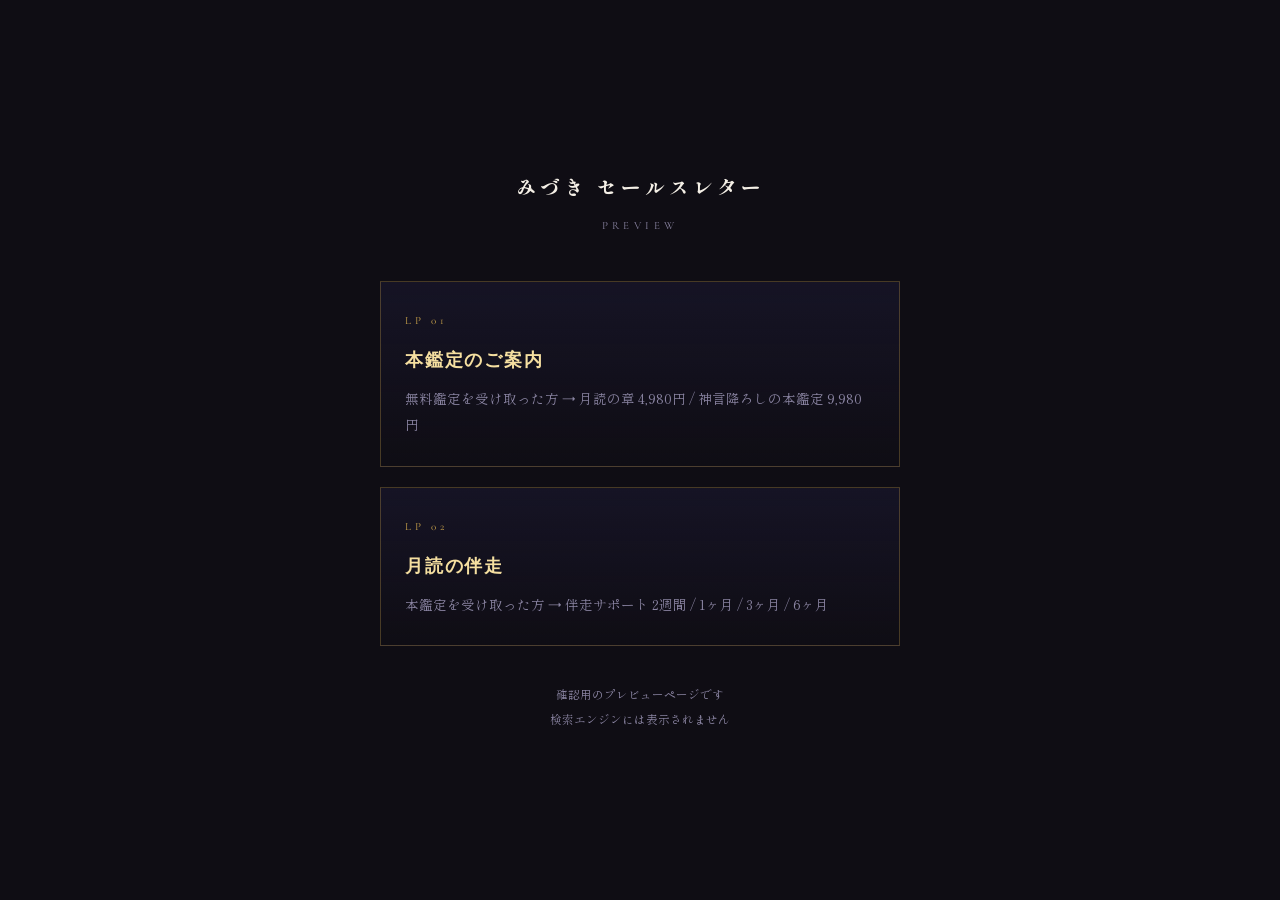
<file: index.html>
<!doctype html>
<html lang="ja">
<head>
<meta charset="utf-8">
<meta name="viewport" content="width=device-width,initial-scale=1">
<meta name="robots" content="noindex,nofollow">
<title>みづき LP プレビュー</title>
<link href="https://fonts.googleapis.com/css2?family=Shippori+Mincho+B1:wght@400;600;800&family=Cormorant+Garamond:wght@500&display=swap" rel="stylesheet">
<style>
*{margin:0;padding:0;box-sizing:border-box}
body{background:#0F0D14;color:#F4EFE6;font-family:"Shippori Mincho B1",serif;
min-height:100vh;display:flex;align-items:center;justify-content:center;padding:40px 24px;line-height:2}
.w{max-width:520px;width:100%}
h1{font-size:20px;letter-spacing:.2em;text-align:center;margin-bottom:8px;font-weight:800}
.sub{text-align:center;font-size:11px;letter-spacing:.4em;color:#8B85A3;
font-family:"Cormorant Garamond",serif;margin-bottom:44px}
a.card{display:block;text-decoration:none;color:inherit;margin-bottom:20px;padding:28px 24px;
border:1px solid rgba(201,162,75,.3);background:linear-gradient(180deg,rgba(26,24,48,.6),rgba(15,13,20,.3));
transition:border-color .3s,background .3s}
a.card:hover{border-color:rgba(201,162,75,.8);background:rgba(201,162,75,.08)}
.no{font-family:"Cormorant Garamond",serif;font-size:11px;letter-spacing:.34em;color:#C9A24B;margin-bottom:10px}
.ttl{font-size:18px;font-weight:600;color:#F5DFA0;margin-bottom:8px;letter-spacing:.1em}
.desc{font-size:13.5px;color:#8B85A3;line-height:1.9}
.note{margin-top:36px;font-size:11.5px;color:#8B85A3;text-align:center;line-height:2.2}
</style>
</head>
<body>
<div class="w">
  <h1>みづき セールスレター</h1>
  <div class="sub">PREVIEW</div>

  <a class="card" href="./kantei/">
    <div class="no">LP 01</div>
    <div class="ttl">本鑑定のご案内</div>
    <div class="desc">無料鑑定を受け取った方 → 月読の章 4,980円 / 神言降ろしの本鑑定 9,980円</div>
  </a>

  <a class="card" href="./bansou/">
    <div class="no">LP 02</div>
    <div class="ttl">月読の伴走</div>
    <div class="desc">本鑑定を受け取った方 → 伴走サポート 2週間 / 1ヶ月 / 3ヶ月 / 6ヶ月</div>
  </a>

  <div class="note">
    確認用のプレビューページです<br>
    検索エンジンには表示されません
  </div>
</div>
</body>
</html>
</file>
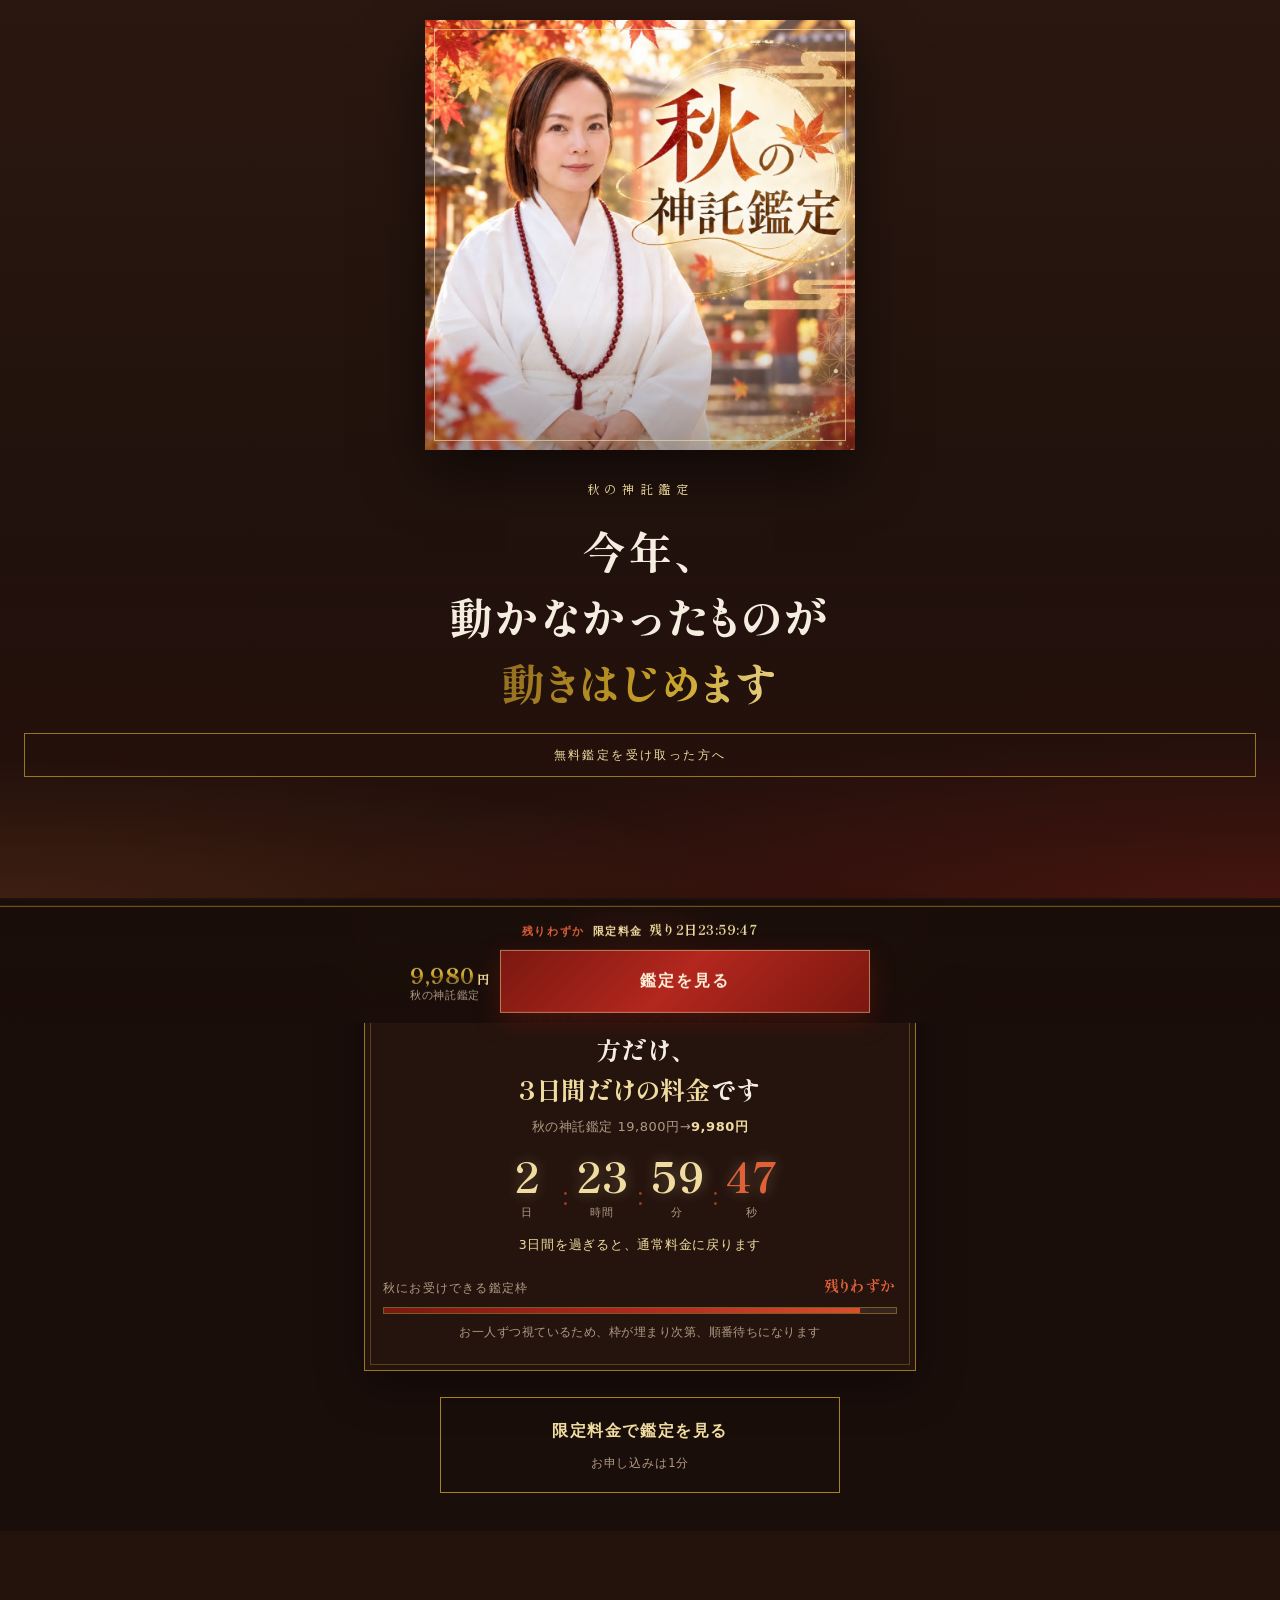
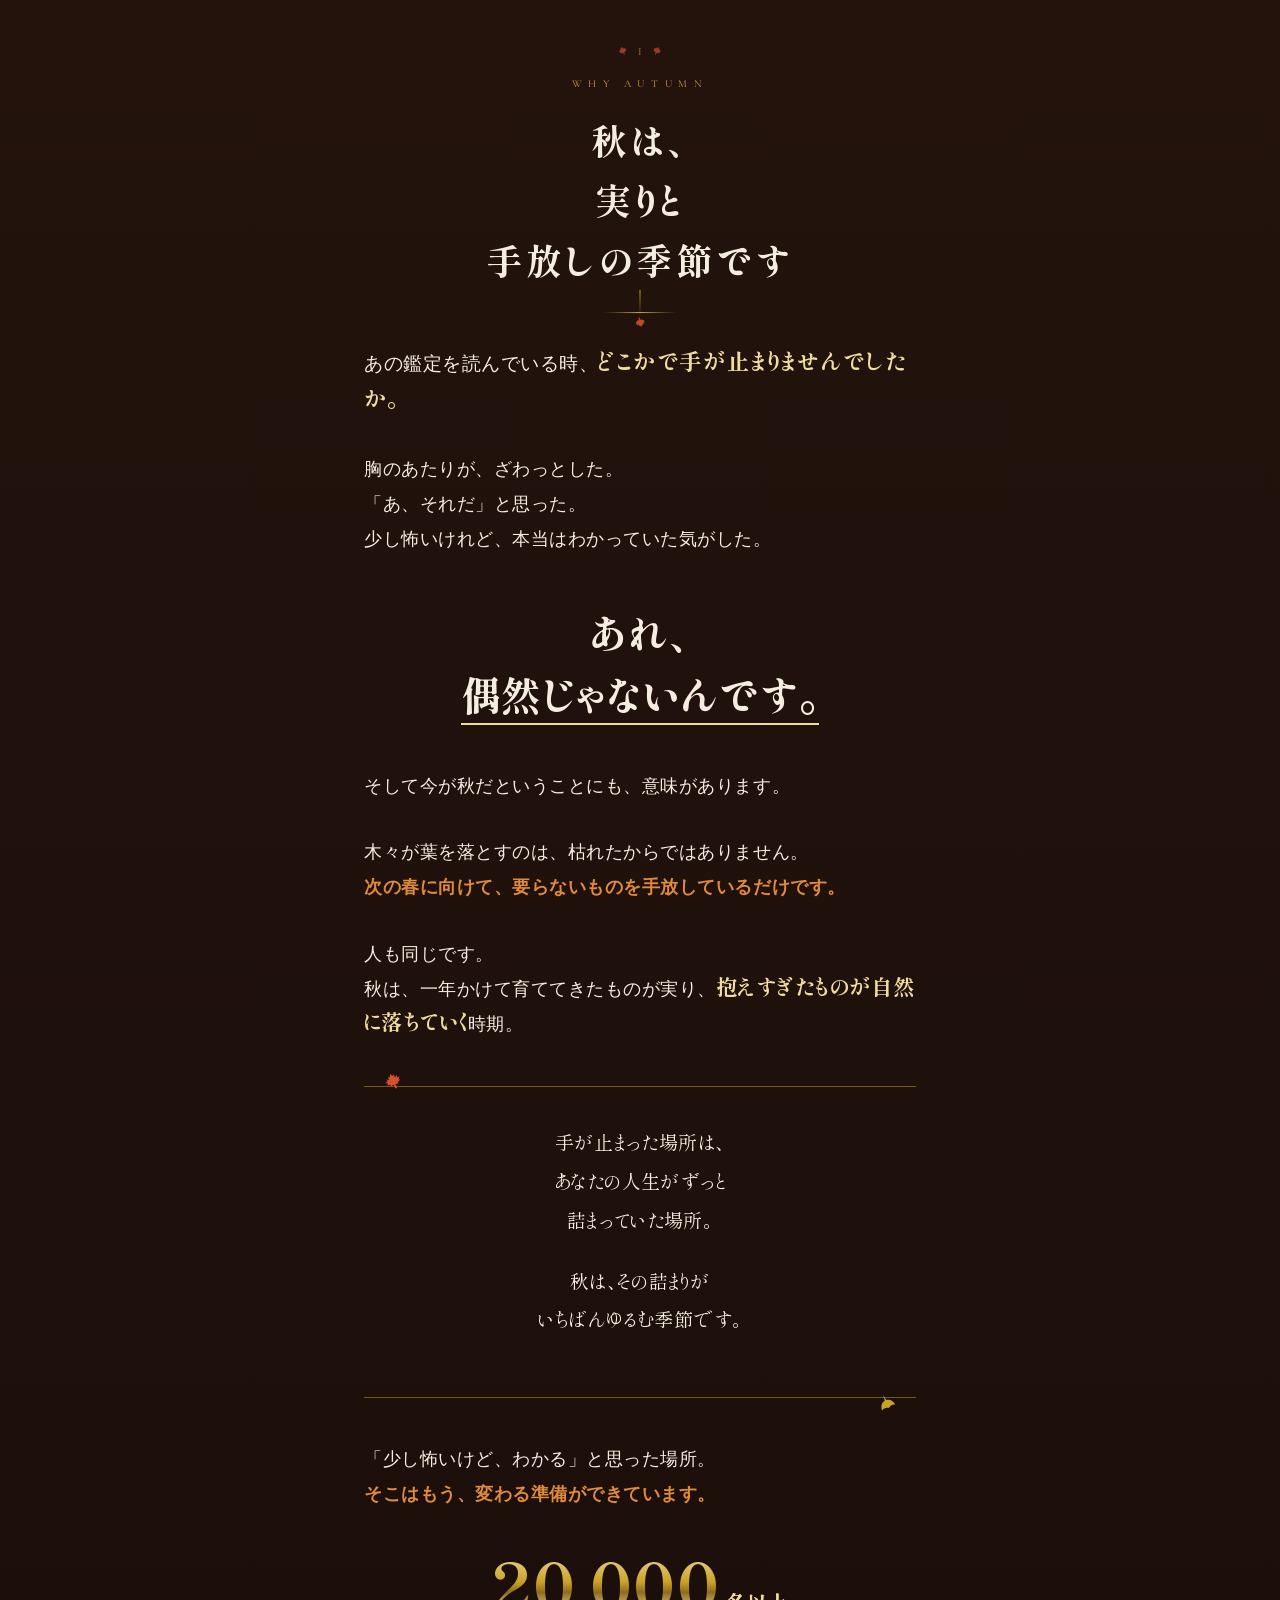
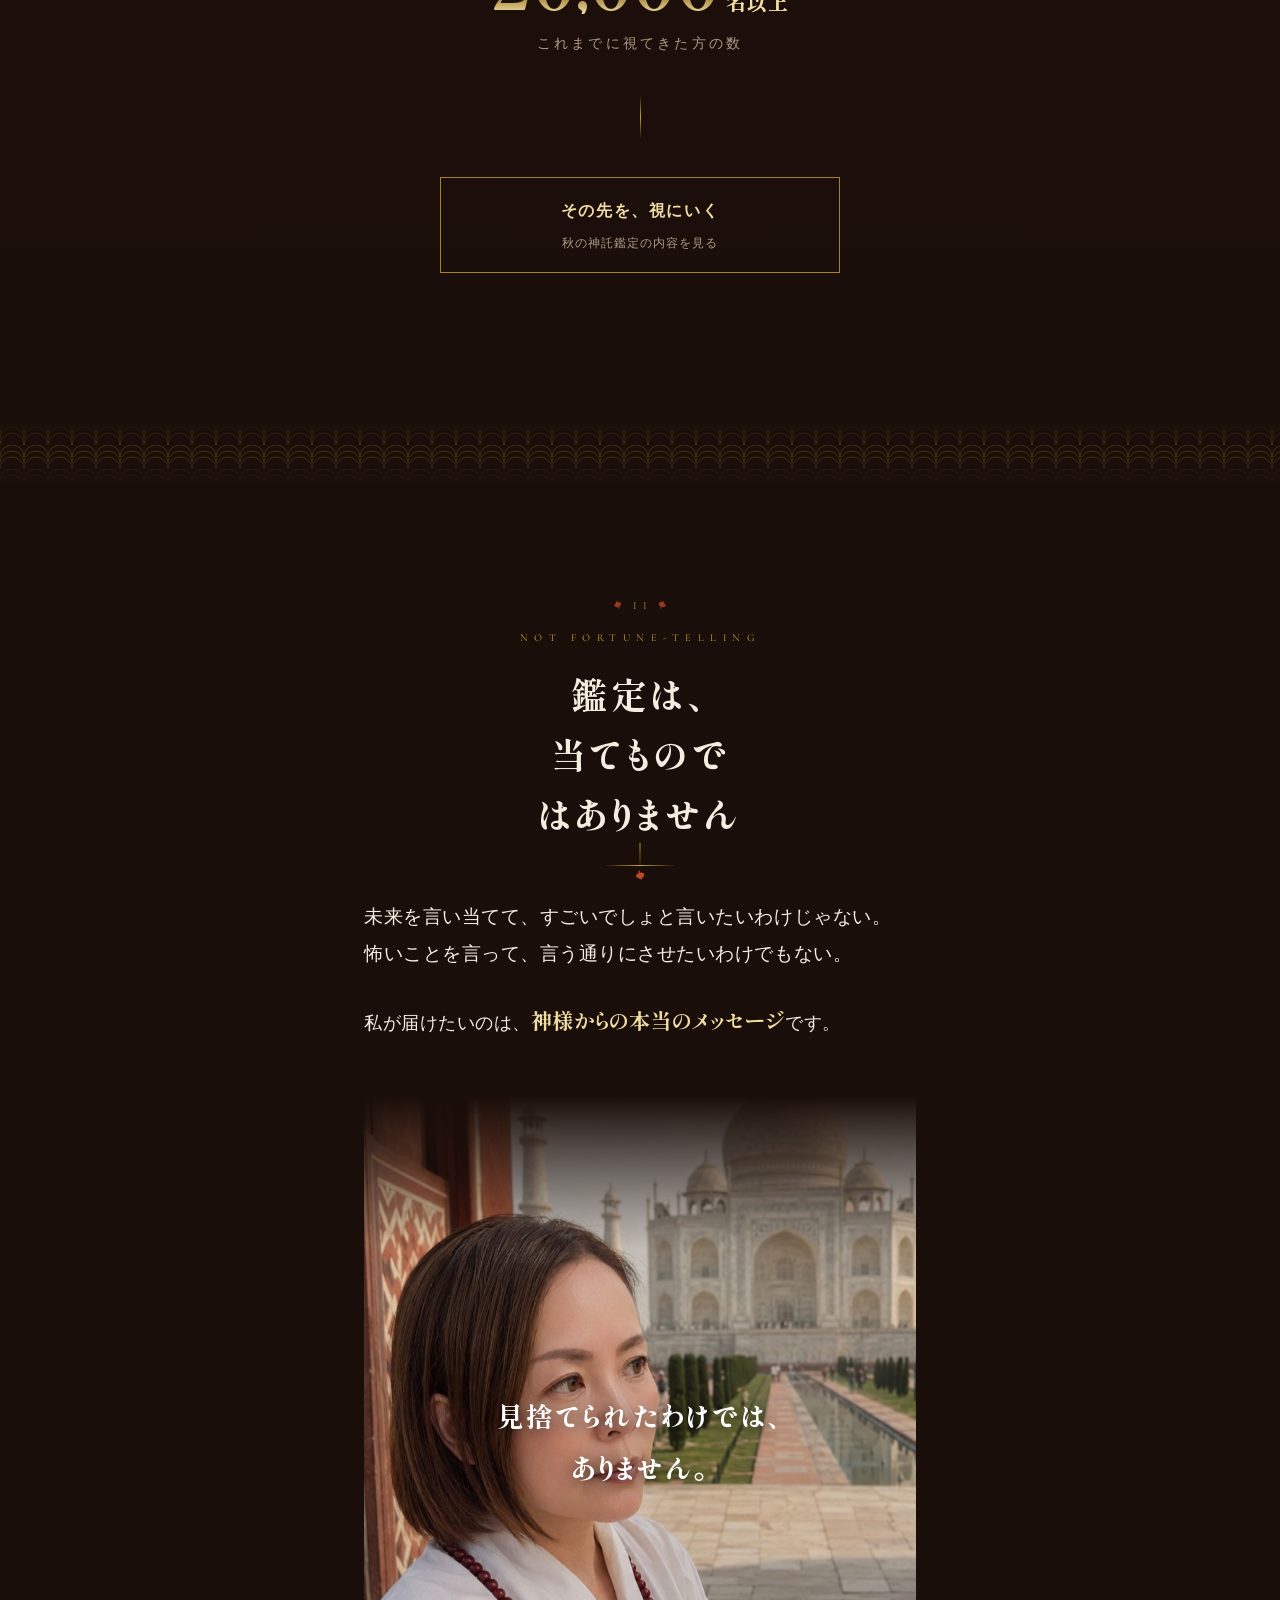
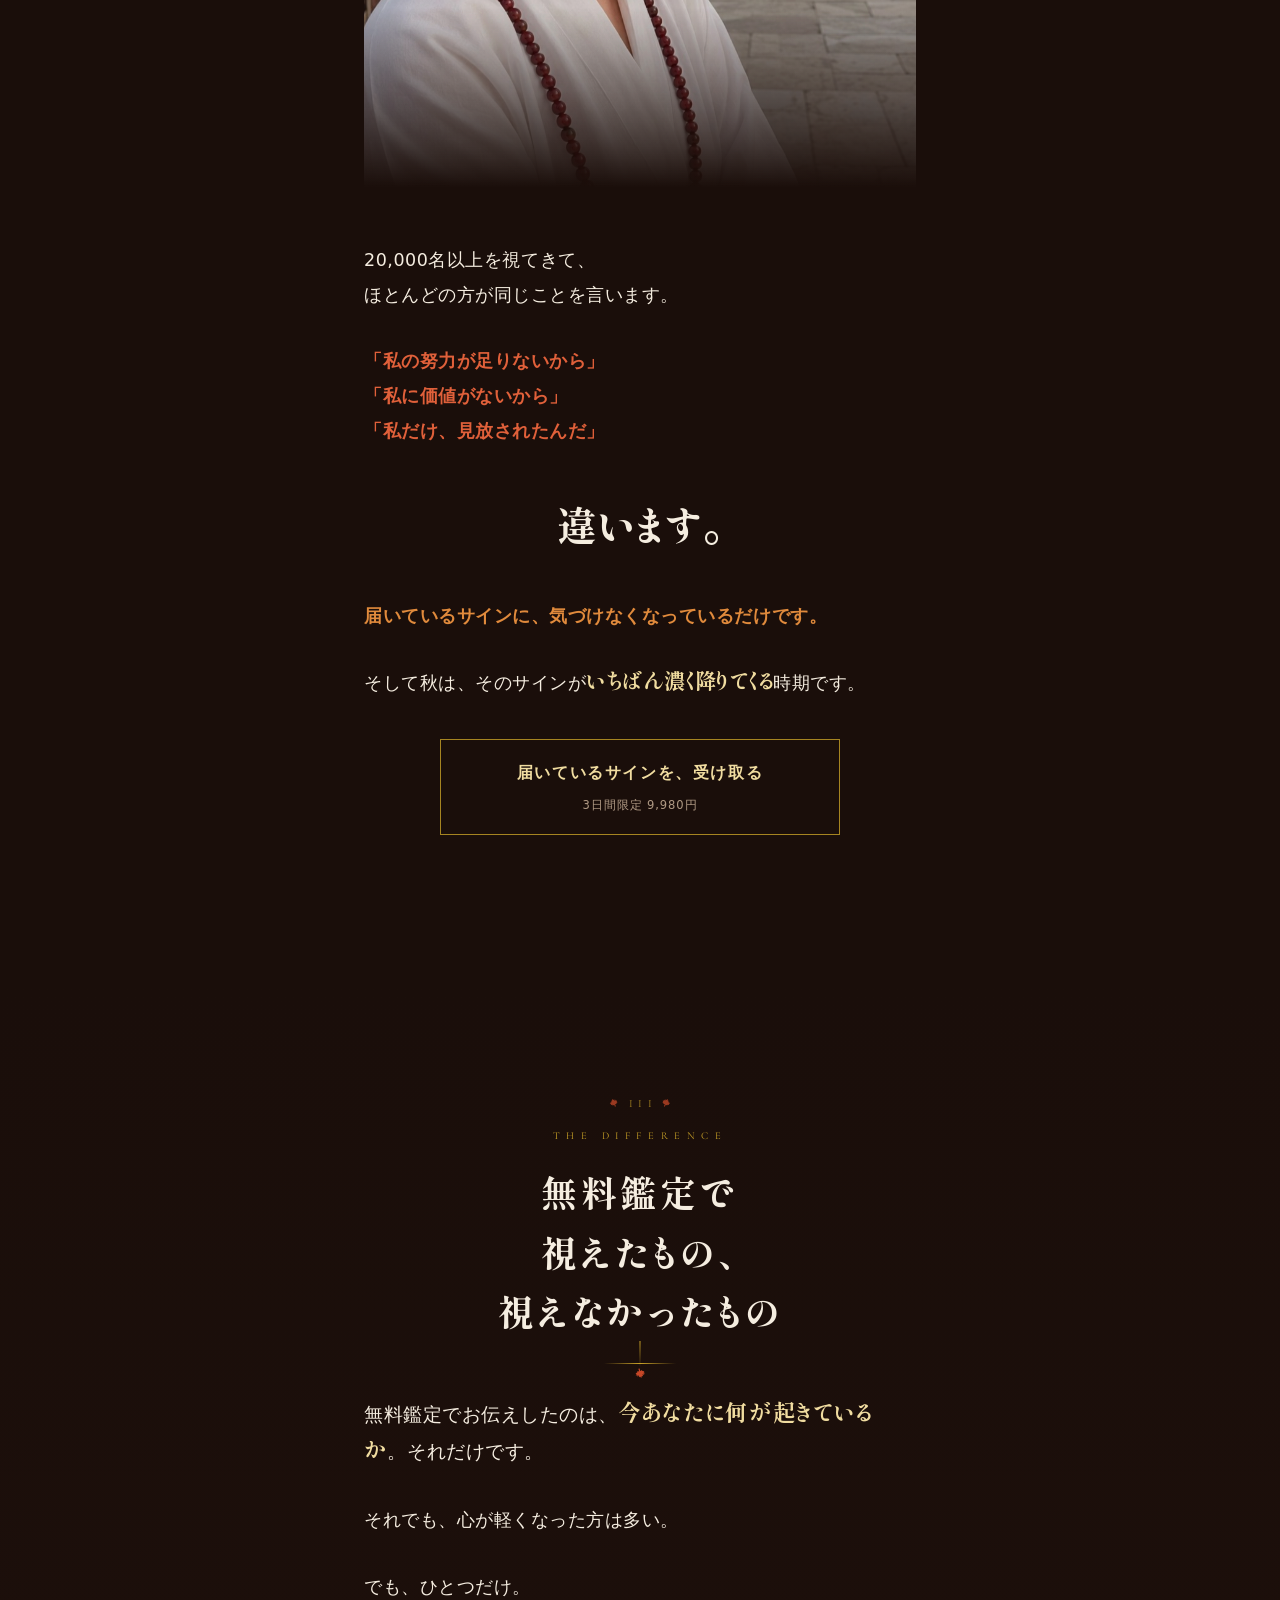
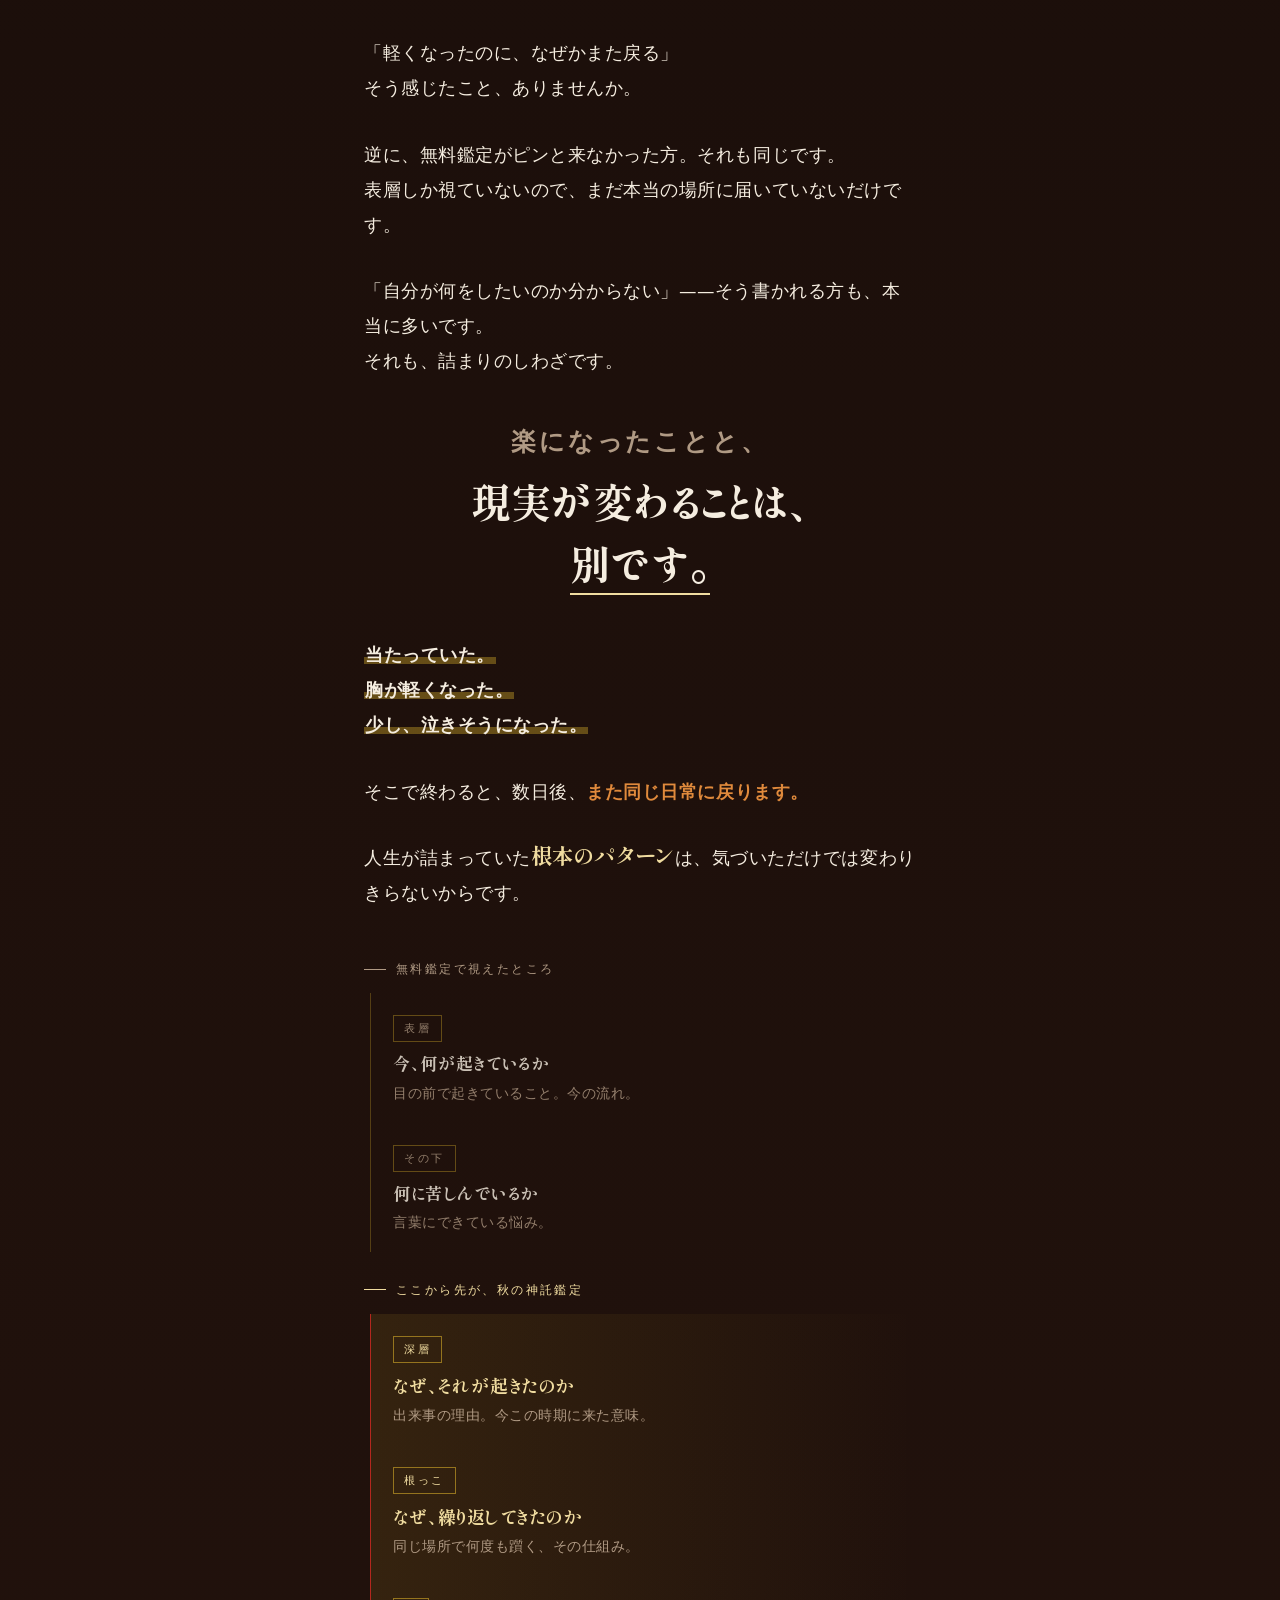
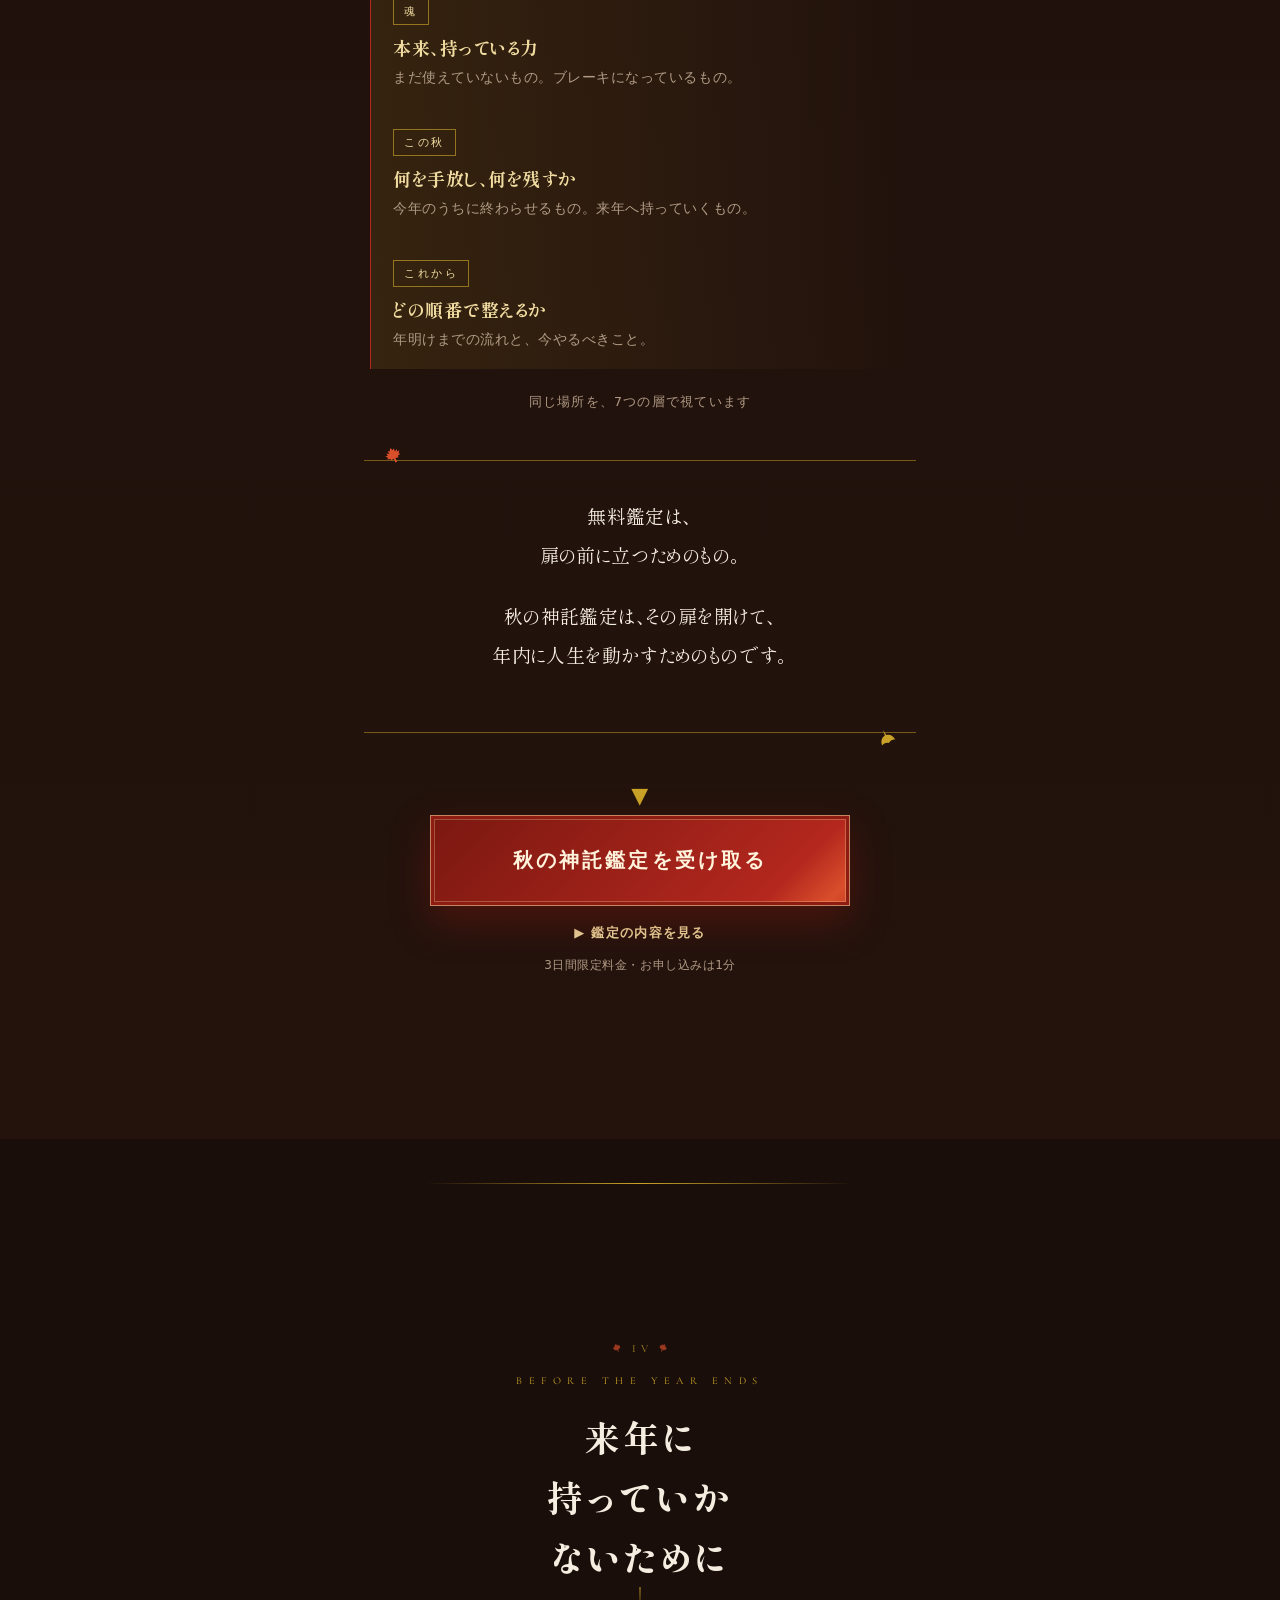
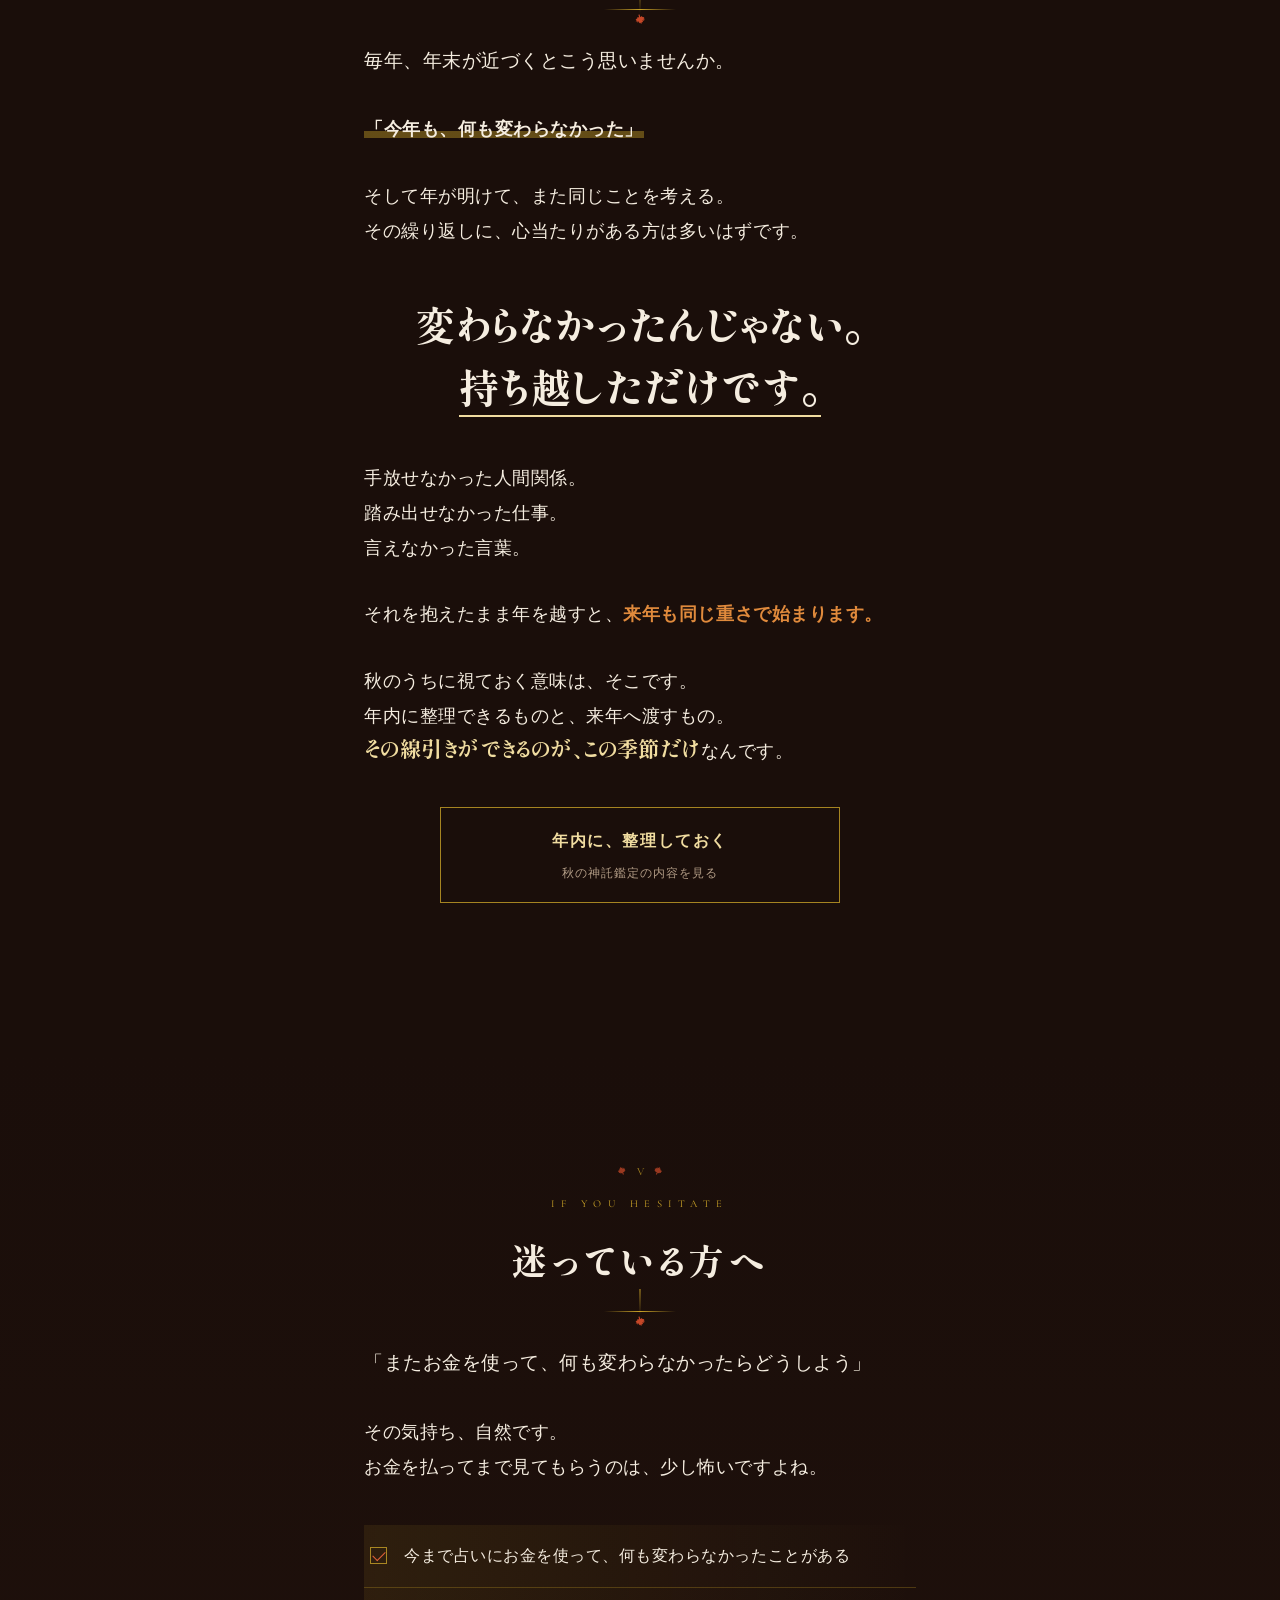
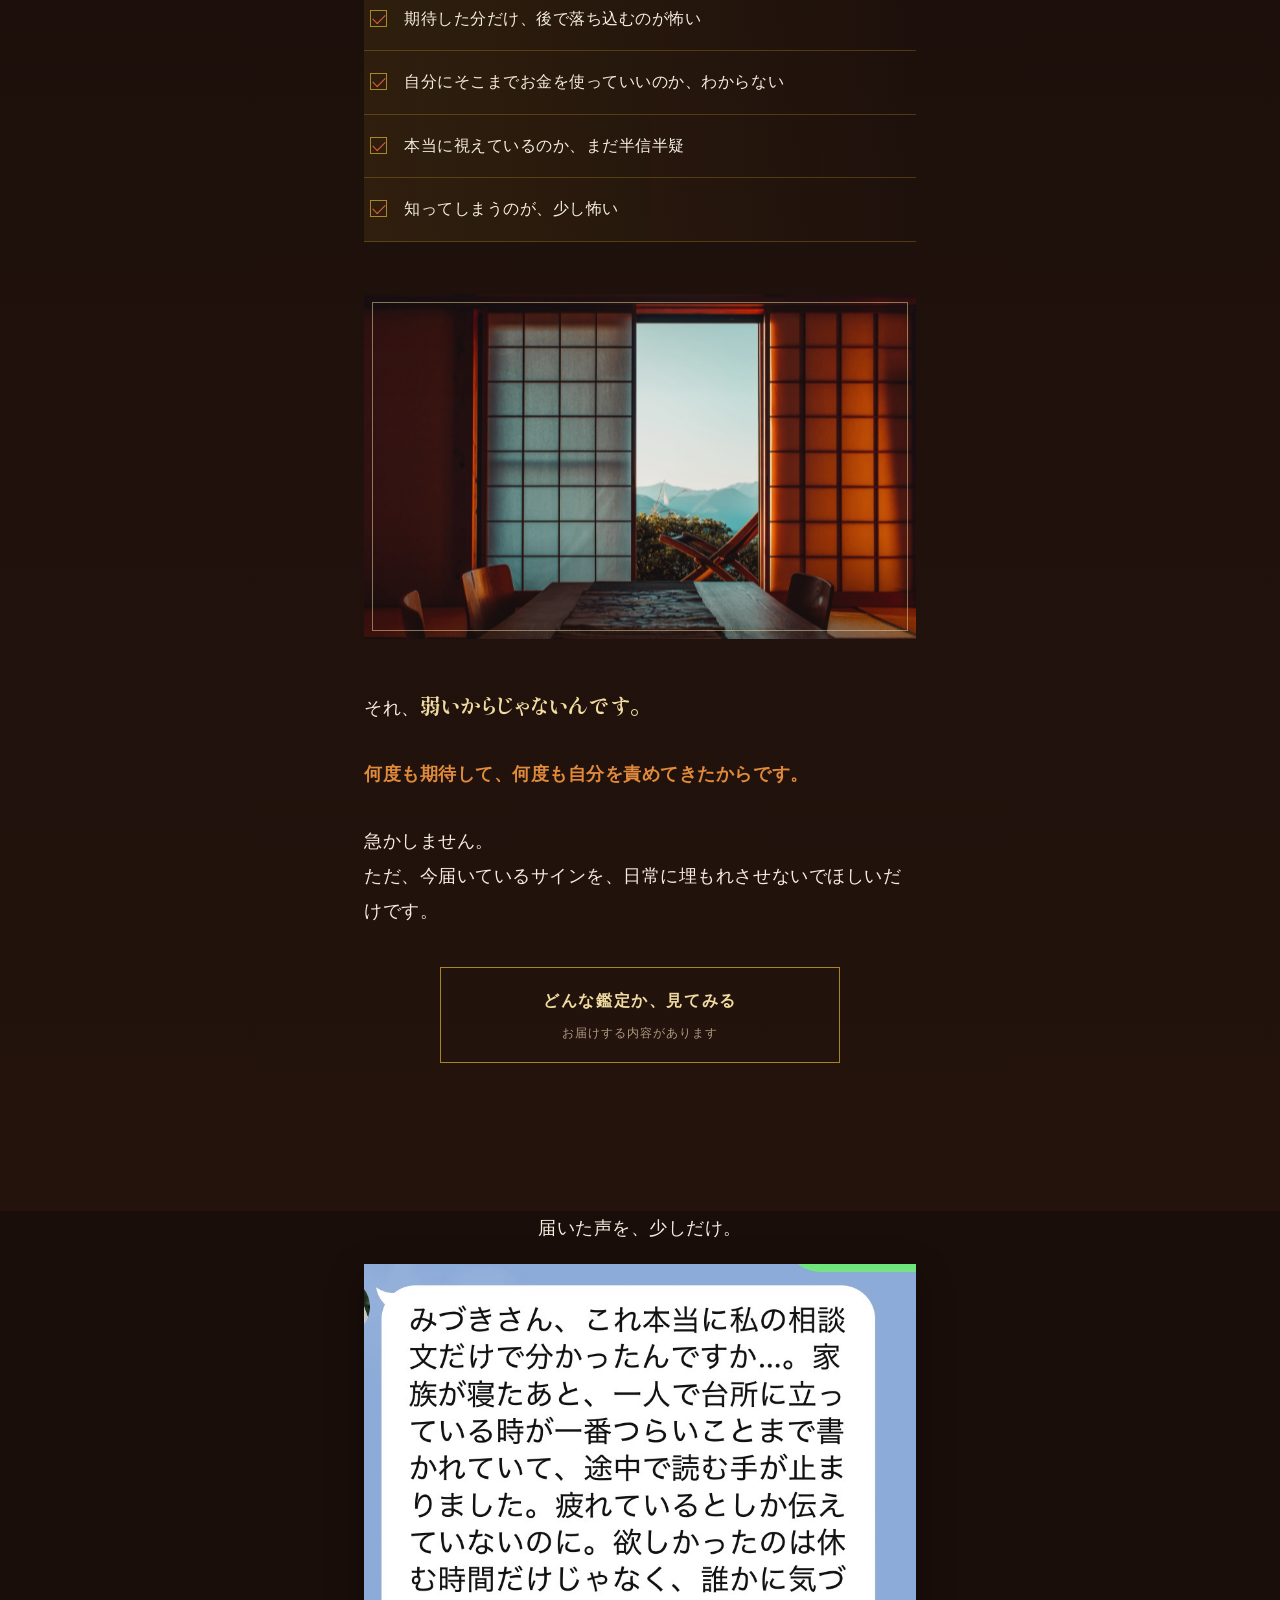
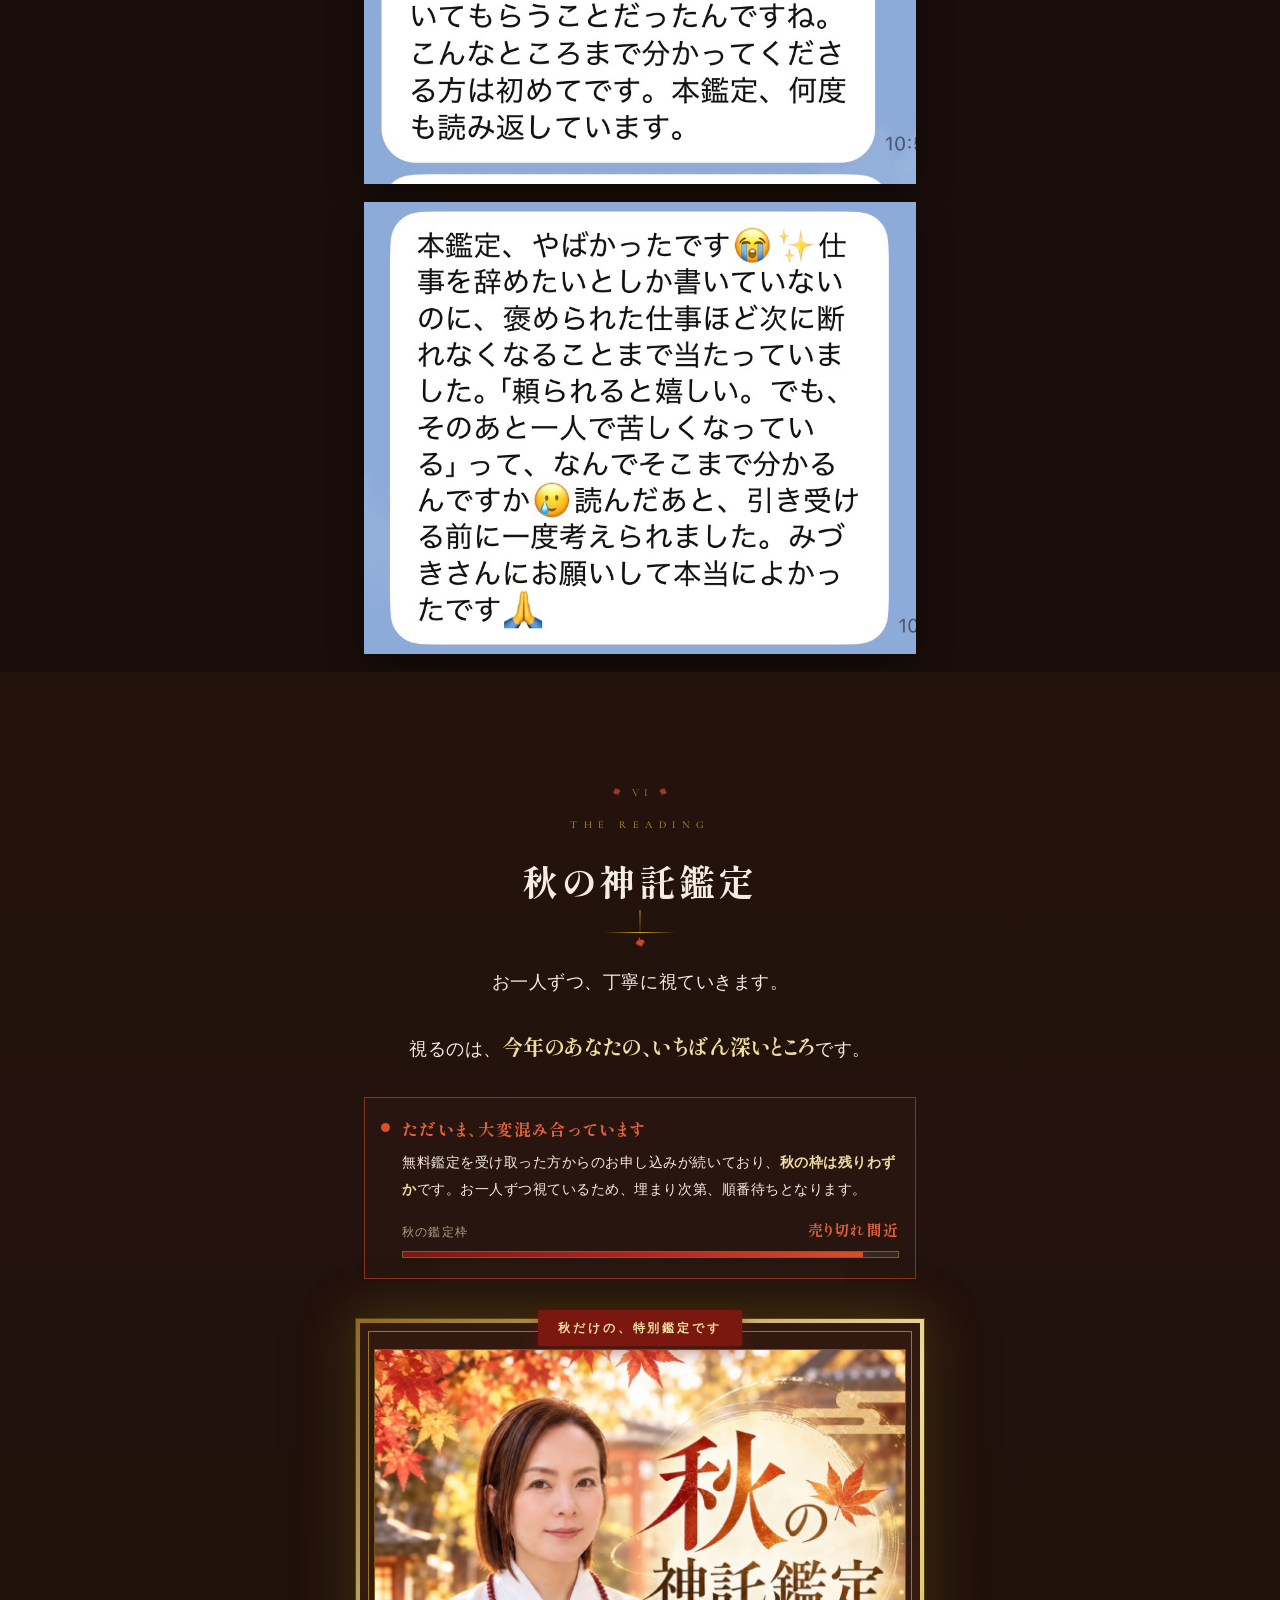
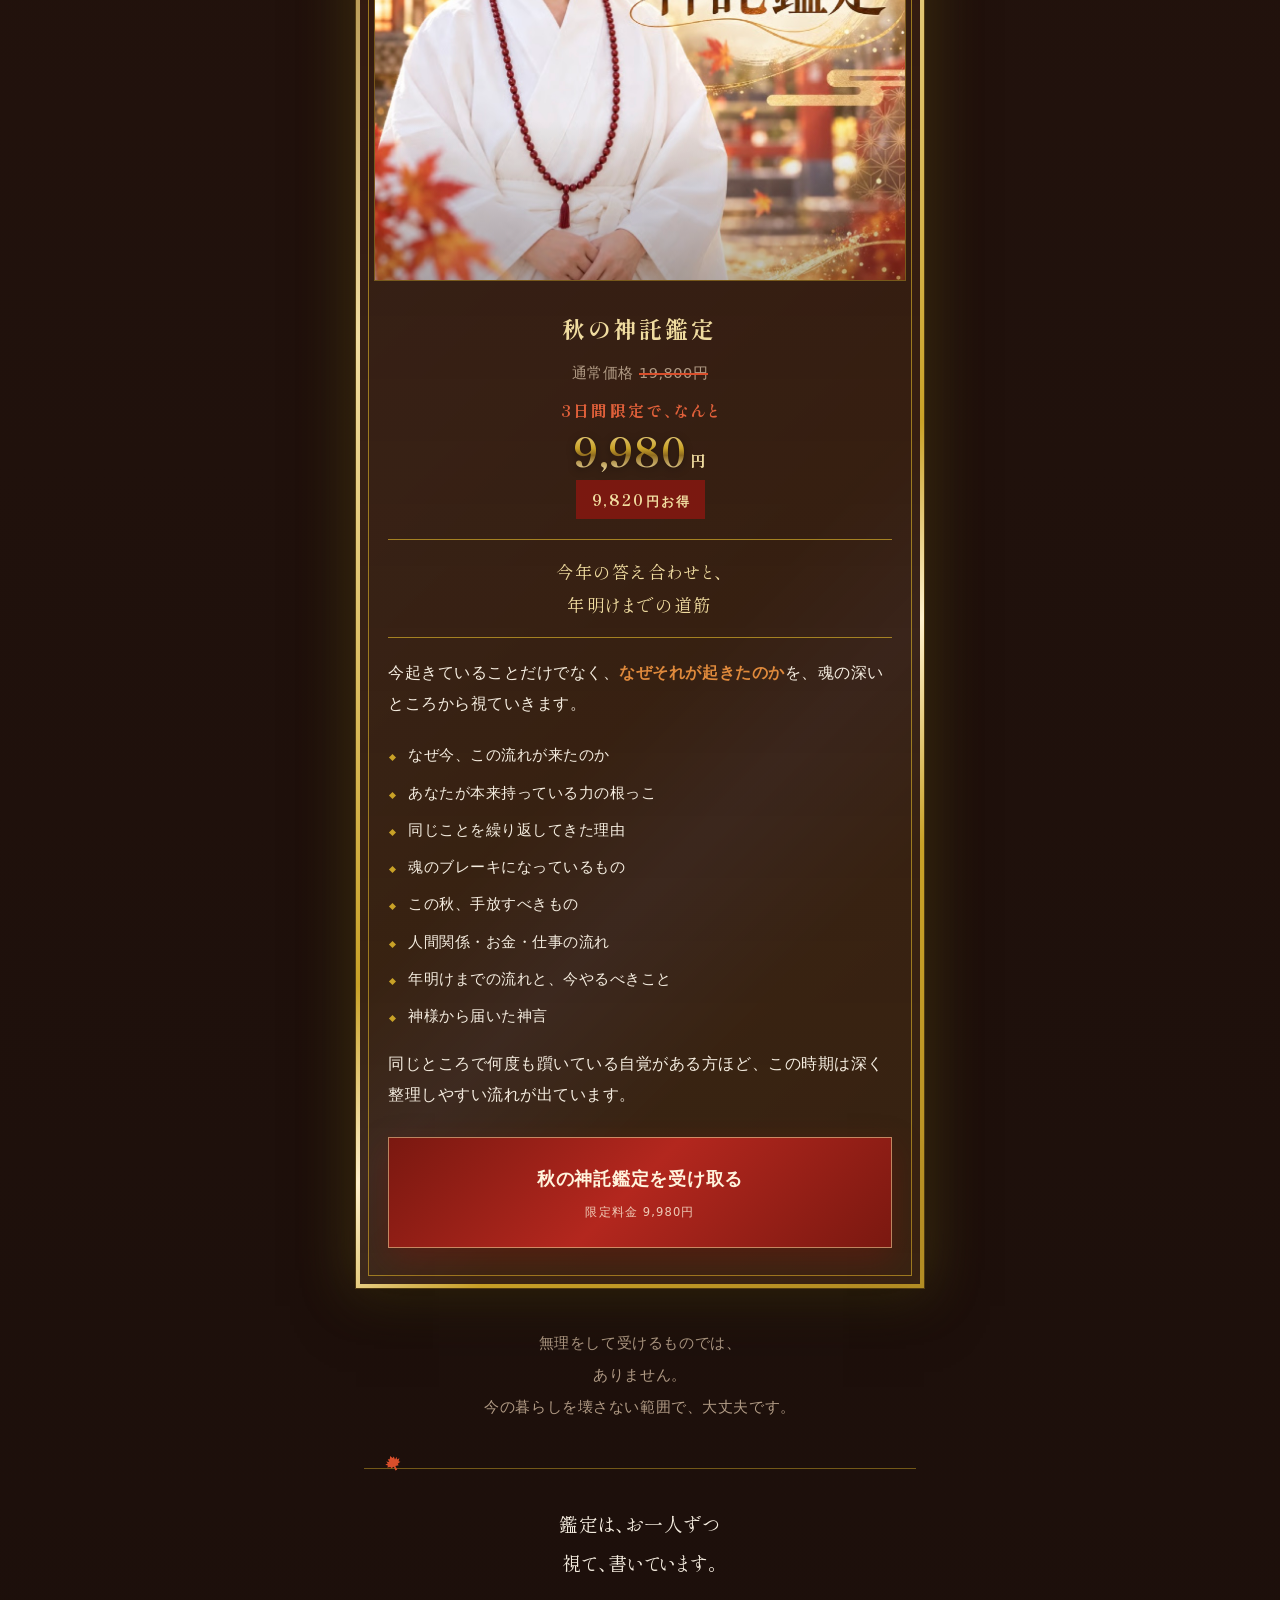
<file: aki/index.html>
<!doctype html>
<html lang="ja">
<head>
<meta charset="utf-8">
<meta name="viewport" content="width=device-width, initial-scale=1, viewport-fit=cover">
<meta name="robots" content="noindex">
<meta name="theme-color" content="#1A0E0A">
<title>秋の神託鑑定｜無料鑑定を受け取ったあなたへ</title>
<link rel="preconnect" href="https://fonts.googleapis.com">
<link rel="preconnect" href="https://fonts.gstatic.com" crossorigin>
<link href="https://fonts.googleapis.com/css2?family=Shippori+Mincho+B1:wght@400;600;700;800&family=Cormorant+Garamond:wght@300;500;600&display=swap" rel="stylesheet">
<link rel="stylesheet" href="../assets/lp.css?v=202609102219">
<link rel="stylesheet" href="../assets/theme-aki-mizuki.css?v=202610072100">
</head>
<!-- 秋企画（単品・神託鑑定9,980円のみ）。限定料金：初回閲覧から72時間。運用側でSTORESの価格を戻す前提 -->
<body data-deadline-key="mizuki_aki" data-deadline-hours="72">

<div class="prog" aria-hidden="true"><i id="progbar"></i></div>
<div class="momiji-fall" aria-hidden="true"><i></i><i></i><i></i><i></i><i></i><i></i><i></i><i></i><i></i><i></i><i></i><i></i><i></i><i></i><i></i><i></i><i></i><i></i></div>

<!-- ============ HERO ============ -->
<header class="hero">
  <div class="hero-person">
    <img src="../img/aki_mizuki.jpg" alt="秋の神託鑑定・みづき" fetchpriority="high">
    <div class="hero-flare" aria-hidden="true"></div>
  </div>
  <div class="particles" aria-hidden="true" id="particles"></div>
  <div class="hero-copy">
    <div class="lead rv">秋の神託鑑定</div>
    <h1 class="lines"><span class="ln">今年、</span><br><span class="ln">動かなかったものが</span><br><span class="ln gg">動きはじめます</span></h1>
    <div class="tag rv">無料鑑定を受け取った方へ</div>
    <div class="scrollcue rv"><span class="lat">SCROLL</span><i></i></div>
  </div>
</header>

<!-- 3日間限定料金（冒頭） -->
<div class="limited">
  <div class="limbox rv">
    <span class="lt">3日間限定</span>
    <div class="lh">無料鑑定を受け取った<br>方だけ、<br><span class="g">3日間だけの料金</span>です</div>
    <div class="ld">秋の神託鑑定 19,800円→<b style="color:var(--gold-hi)">9,980円</b></div>
    <div class="cd" aria-label="残り時間">
      <div class="u"><b data-d>-</b><i>日</i></div><div class="sep">:</div>
      <div class="u"><b data-h>--</b><i>時間</i></div><div class="sep">:</div>
      <div class="u"><b data-m>--</b><i>分</i></div><div class="sep">:</div>
      <div class="u s"><b data-s>--</b><i>秒</i></div>
    </div>
    <div class="cd-expired">この料金でのご案内は終了しました。<br>ご希望の方は、LINEにそのままお送りください。</div>
    <div class="ln2">3日間を過ぎると、通常料金に戻ります</div>
    <div class="stock">
      <div class="sl"><span>秋にお受けできる鑑定枠</span><b>残りわずか</b></div>
      <div class="bar"><i style="--fill:93%"></i></div>
      <div class="sn">お一人ずつ視ているため、枠が埋まり次第、順番待ちになります</div>
    </div>
  </div>
</div>

<a class="minicta rv" href="#item" style="margin-top:26px">限定料金で鑑定を見る<span class="s">お申し込みは1分</span></a>


<!-- ============ I 秋という季節 ============ -->
<section class="s-ai">
  <div class="wrap">
    <div class="chapno">I</div>
    <div class="eyebrow lat">Why autumn</div>
    <h2 class="lines"><span class="ln">秋は、</span><br><span class="ln">実りと</span><br><span class="ln">手放しの季節です</span></h2>
    <div class="gline"></div>

    <div class="stag">
      <p class="lead-p">あの鑑定を読んでいる時、<span class="ew">どこかで手が止まりませんでしたか。</span></p>
      <p>胸のあたりが、ざわっとした。<br>「あ、それだ」と思った。<br>少し怖いけれど、本当はわかっていた気がした。</p>
    </div>
    <div class="big rv-b">あれ、<br><span class="wipe">偶然じゃないんです。</span></div>

    <div class="stag">
      <p>そして今が秋だということにも、意味があります。</p>
      <p>木々が葉を落とすのは、枯れたからではありません。<br><strong>次の春に向けて、要らないものを手放しているだけです。</strong></p>
      <p>人も同じです。<br>秋は、一年かけて育ててきたものが実り、<span class="ew">抱えすぎたものが自然に落ちていく</span>時期。</p>
    </div>

    <div class="quote stag">
      <p>手が止まった場所は、<br>あなたの人生がずっと<br>詰まっていた場所。</p>
      <p>秋は、その詰まりが<br>いちばんゆるむ季節です。</p>
    </div>

    <div class="rv">
      <p>「少し怖いけど、わかる」と思った場所。<br><strong>そこはもう、変わる準備ができています。</strong></p>
    </div>

    <div class="stat rv">
      <div class="num"><span data-count="20000">0</span><span class="unit">名以上</span></div>
      <div class="lbl">これまでに視てきた方の数</div>
    </div>
    <div class="vline" aria-hidden="true"></div>

    <a class="minicta rv" href="#item">その先を、視にいく<span class="s">秋の神託鑑定の内容を見る</span></a>
  </div>
</section>

<div class="band" aria-hidden="true"></div>

<!-- ============ II 当てものではない ============ -->
<section class="s-dark">
  <div class="wrap">
    <div class="chapno">II</div>
    <div class="eyebrow lat">Not fortune-telling</div>
    <h2 class="lines"><span class="ln">鑑定は、</span><br><span class="ln">当てもので</span><br><span class="ln">はありません</span></h2>
    <div class="gline"></div>

    <div class="stag">
      <p class="lead-p">未来を言い当てて、すごいでしょと言いたいわけじゃない。<br>怖いことを言って、言う通りにさせたいわけでもない。</p>
      <p>私が届けたいのは、<span class="ew">神様からの本当のメッセージ</span>です。</p>
    </div>

    <div class="ph-full px rv-s">
      <img src="../img/k_wide.jpg" alt="聖地にて" loading="lazy" decoding="async">
      <div class="ov rv-b">見捨てられたわけでは、<br>ありません。</div>
    </div>

    <div class="stag">
      <p>20,000名以上を視てきて、<br>ほとんどの方が同じことを言います。</p>
      <p><span class="shu">「私の努力が足りないから」</span><br><span class="shu">「私に価値がないから」</span><br><span class="shu">「私だけ、見放されたんだ」</span></p>
    </div>
    <div class="big rv-b">違います。</div>
    <div class="rv">
      <p><strong>届いているサインに、気づけなくなっているだけです。</strong></p>
      <p>そして秋は、そのサインが<span class="ew">いちばん濃く降りてくる</span>時期です。</p>
    </div>

    <a class="minicta rv" href="#item">届いているサインを、受け取る<span class="s">3日間限定 9,980円</span></a>
  </div>
</section>

<!-- ============ III 無料と本鑑定の差 ============ -->
<section class="s-ai-r">
  <div class="wrap">
    <div class="chapno">III</div>
    <div class="eyebrow lat">The difference</div>
    <h2 class="lines"><span class="ln">無料鑑定で</span><br><span class="ln">視えたもの、</span><br><span class="ln">視えなかったもの</span></h2>
    <div class="gline"></div>

    <div class="stag">
      <p class="lead-p">無料鑑定でお伝えしたのは、<span class="ew">今あなたに何が起きているか</span>。それだけです。</p>
      <p>それでも、心が軽くなった方は多い。</p>
      <p>でも、ひとつだけ。</p>
      <p>「軽くなったのに、なぜかまた戻る」<br>そう感じたこと、ありませんか。</p>
      <p>逆に、無料鑑定がピンと来なかった方。それも同じです。<br>表層しか視ていないので、まだ本当の場所に届いていないだけです。</p>
      <p>「自分が何をしたいのか分からない」——そう書かれる方も、本当に多いです。<br>それも、詰まりのしわざです。</p>
    </div>

    <div class="big rv-b"><span class="s">楽になったことと、</span>現実が変わることは、<br><span class="wipe">別です。</span></div>

    <div class="stag">
      <p><span class="mk">当たっていた。</span><br><span class="mk">胸が軽くなった。</span><br><span class="mk">少し、泣きそうになった。</span></p>
      <p>そこで終わると、数日後、<strong>また同じ日常に戻ります。</strong></p>
      <p>人生が詰まっていた<span class="ew">根本のパターン</span>は、気づいただけでは変わりきらないからです。</p>
    </div>

    <div class="depth stag">
      <div class="band-label f">無料鑑定で視えたところ</div>
      <div class="layer free">
        <span class="tag">表層</span>
        <div class="nm">今、何が起きているか</div>
        <div class="sub">目の前で起きていること。今の流れ。</div>
      </div>
      <div class="layer free">
        <span class="tag">その下</span>
        <div class="nm">何に苦しんでいるか</div>
        <div class="sub">言葉にできている悩み。</div>
      </div>
      <div class="band-label d">ここから先が、秋の神託鑑定</div>
      <div class="layer deep">
        <span class="tag">深層</span>
        <div class="nm">なぜ、それが起きたのか</div>
        <div class="sub">出来事の理由。今この時期に来た意味。</div>
      </div>
      <div class="layer deep">
        <span class="tag">根っこ</span>
        <div class="nm">なぜ、繰り返してきたのか</div>
        <div class="sub">同じ場所で何度も躓く、その仕組み。</div>
      </div>
      <div class="layer deep">
        <span class="tag">魂</span>
        <div class="nm">本来、持っている力</div>
        <div class="sub">まだ使えていないもの。ブレーキになっているもの。</div>
      </div>
      <div class="layer deep">
        <span class="tag">この秋</span>
        <div class="nm">何を手放し、何を残すか</div>
        <div class="sub">今年のうちに終わらせるもの。来年へ持っていくもの。</div>
      </div>
      <div class="layer deep">
        <span class="tag">これから</span>
        <div class="nm">どの順番で整えるか</div>
        <div class="sub">年明けまでの流れと、今やるべきこと。</div>
      </div>
      <div class="cap2">同じ場所を、7つの層で視ています</div>
    </div>

    <div class="quote stag">
      <p>無料鑑定は、<br>扉の前に立つためのもの。</p>
      <p>秋の神託鑑定は、その扉を開けて、<br>年内に人生を動かすためのものです。</p>
    </div>

    <a class="cta rv" href="#item">
      <span class="arrow">▼</span>
      <span class="btn">秋の神託鑑定を受け取る</span>
      <span class="sub">▶ 鑑定の内容を見る</span>
      <span class="micro">3日間限定料金・お申し込みは1分</span>
    </a>
  </div>
</section>

<div class="wrap"><div class="growline"></div></div>

<!-- ============ IV 年内に、という理由 ============ -->
<section class="s-dark">
  <div class="wrap">
    <div class="chapno">IV</div>
    <div class="eyebrow lat">Before the year ends</div>
    <h2 class="lines"><span class="ln">来年に</span><br><span class="ln">持っていか</span><br><span class="ln">ないために</span></h2>
    <div class="gline"></div>

    <div class="stag">
      <p class="lead-p">毎年、年末が近づくとこう思いませんか。</p>
      <p><span class="mk">「今年も、何も変わらなかった」</span></p>
      <p>そして年が明けて、また同じことを考える。<br>その繰り返しに、心当たりがある方は多いはずです。</p>
    </div>

    <div class="big rv-b">変わらなかったんじゃない。<br><span class="wipe">持ち越しただけです。</span></div>

    <div class="stag">
      <p>手放せなかった人間関係。<br>踏み出せなかった仕事。<br>言えなかった言葉。</p>
      <p>それを抱えたまま年を越すと、<strong>来年も同じ重さで始まります。</strong></p>
      <p>秋のうちに視ておく意味は、そこです。<br>年内に整理できるものと、来年へ渡すもの。<br><span class="ew">その線引きができるのが、この季節だけ</span>なんです。</p>
    </div>

    <a class="minicta rv" href="#item">年内に、整理しておく<span class="s">秋の神託鑑定の内容を見る</span></a>
  </div>
</section>

<!-- ============ V 迷っている方へ ============ -->
<section class="s-ai-r">
  <div class="wrap">
    <div class="chapno">V</div>
    <div class="eyebrow lat">If you hesitate</div>
    <h2 class="lines"><span class="ln">迷っている方へ</span></h2>
    <div class="gline"></div>

    <div class="stag">
      <p class="lead-p">「またお金を使って、何も変わらなかったらどうしよう」</p>
      <p>その気持ち、自然です。<br>お金を払ってまで見てもらうのは、少し怖いですよね。</p>
    </div>

    <ul class="chk rv">
      <li>今まで占いにお金を使って、何も変わらなかったことがある</li>
      <li>期待した分だけ、後で落ち込むのが怖い</li>
      <li>自分にそこまでお金を使っていいのか、わからない</li>
      <li>本当に視えているのか、まだ半信半疑</li>
      <li>知ってしまうのが、少し怖い</li>
    </ul>

    <div class="ph wide px rv-s">
      <img src="../img/window_01.jpg" alt="障子越しの光" loading="lazy" decoding="async">
    </div>

    <div class="stag">
      <p>それ、<span class="ew">弱いからじゃないんです。</span></p>
      <p><strong>何度も期待して、何度も自分を責めてきたからです。</strong></p>
      <p>急かしません。<br>ただ、今届いているサインを、日常に埋もれさせないでほしいだけです。</p>
    </div>

    <a class="minicta rv" href="#item">どんな鑑定か、見てみる<span class="s">お届けする内容があります</span></a>
  </div>
</section>

<!-- ============ VI 商品 ============ -->

<!-- voices-pre: 価格の直前に社会的証明を置く（2026-10-09 PDCA） -->
<div class="wrap">
  <div class="rv"><p class="tc">届いた声を、少しだけ。</p></div>
  <figure class="shot rv"><img src="../img/voices/k_01.jpg" alt="受け取った方の感想" loading="lazy" decoding="async"></figure>
  <figure class="shot rv"><img src="../img/voices/k_02.jpg" alt="受け取った方の感想" loading="lazy" decoding="async"></figure>
</div>
<section class="s-ai" id="item" data-sticky-hide>
  <div class="wrap">
    <div class="chapno">VI</div>
    <div class="eyebrow lat">The reading</div>
    <h2 class="lines"><span class="ln">秋の神託鑑定</span></h2>
    <div class="gline"></div>

    <div class="stag">
      <p class="tc">お一人ずつ、丁寧に視ていきます。</p>
      <p class="tc">視るのは、<span class="ew">今年のあなたの、いちばん深いところ</span>です。</p>
    </div>

    <div class="crowd hot rv">
      <span class="dot"></span>
      <div>
        <div class="ct">ただいま、大変混み合っています</div>
        無料鑑定を受け取った方からのお申し込みが続いており、<b>秋の枠は残りわずか</b>です。お一人ずつ視ているため、埋まり次第、順番待ちとなります。
        <div class="stock">
          <div class="sl"><span>秋の鑑定枠</span><b>売り切れ間近</b></div>
          <div class="bar"><i style="--fill:93%"></i></div>
        </div>
      </div>
    </div>

    <!-- 秋の神託鑑定 -->
    <div class="item rec">
      <div class="badge">秋だけの、特別鑑定です</div>
      <div class="thumb"><img src="../img/aki_mizuki.jpg" alt="秋の神託鑑定" loading="lazy" decoding="async"></div>
      <div class="pname">秋の神託鑑定</div>
      <div class="pr-stage">
        <div class="was">通常価格 <s>19,800円</s></div>
        <div class="nanto">3日間限定で、なんと</div>
        <div class="price"><span class="num-gold">9,980</span><small>円</small></div>
        <span class="off"><b>9,820</b>円お得</span>
      </div>
      <div class="goal">今年の答え合わせと、<br>年明けまでの道筋</div>
      <p>今起きていることだけでなく、<strong>なぜそれが起きたのか</strong>を、魂の深いところから視ていきます。</p>
      <ul>
        <li>なぜ今、この流れが来たのか</li>
        <li>あなたが本来持っている力の根っこ</li>
        <li>同じことを繰り返してきた理由</li>
        <li>魂のブレーキになっているもの</li>
        <li>この秋、手放すべきもの</li>
        <li>人間関係・お金・仕事の流れ</li>
        <li>年明けまでの流れと、今やるべきこと</li>
        <li>神様から届いた神言</li>
      </ul>
      <p>同じところで何度も躓いている自覚がある方ほど、この時期は深く整理しやすい流れが出ています。</p>
      <a class="pbtn" href="https://pmsdqb4c2p0emj0yagvc.stores.jp/items/6ac5746d94dbed038f44766e" target="_blank" rel="noopener">秋の神託鑑定を受け取る<span class="s">限定料金 9,980円</span></a>
    </div>

    <div class="whisper rv">
      無理をして受けるものでは、<br>ありません。<br>今の暮らしを壊さない範囲で、大丈夫です。
    </div>

    <div class="quote stag">
      <p>鑑定は、お一人ずつ<br>視て、書いています。</p>
      <p>秋のうちにお受けできる数に、<br>限りがあります。</p>
    </div>

    <div class="linebox rv">
      <div class="lh">迷っていることがあれば</div>
      <p>今の状況を、そのままLINEへ。<br>この鑑定が合うかどうか、私からお返事します。</p>
      <div class="ls">お支払いで止まった時も、同じくLINEへ</div>
    </div>

    <div class="ph wide px rv-s">
      <img src="../img/hands_02.jpg" alt="湯呑みを持つ手" loading="lazy" decoding="async">
      <div class="cap">迷ったら、そのままLINEに</div>
    </div>
  </div>
</section>

<div class="band" aria-hidden="true"></div>

<!-- ============ VII 受け取りまでの流れ（明） ============ -->
<section class="s-light">
  <div class="wrap">
    <div class="chapno">VII</div>
    <div class="eyebrow lat">The flow</div>
    <h2 class="lines"><span class="ln">受け取るまでの流れ</span></h2>
    <div class="gline"></div>

    <div class="steps stag">
      <div class="st">
        <span class="when">お申し込み</span>
        <h4>ご購入いただく</h4>
        <p>お名前と、購入画面のスクリーンショットをLINEに送ってください。ここで一度、私が確認します。</p>
      </div>
      <div class="st">
        <span class="when">確認がとれたら</span>
        <h4>二度目の質問をお送りします</h4>
        <p>ここが、いちばん大事なところ。<br>今いちばんしんどい瞬間。認めるのが怖かったこと。夜にふっと出てくる気持ち。<br>上手に書こうとしなくて大丈夫。思いついたままの言葉で構いません。</p>
      </div>
      <div class="st">
        <span class="when">お返事をいただいてから</span>
        <h4>その言葉ごと、深く視ます</h4>
        <p>いただいた言葉を一つずつ受け取りながら、なぜ今この流れが来ているのかを視ていきます。<br>ここに時間をかけたいので、<strong>二〜三日</strong>いただいています。</p>
      </div>
      <div class="st">
        <span class="when">仕上がったら</span>
        <h4>鑑定書をお届けします</h4>
        <p>読み終えたあとに、そのまま置いておける長さで書きます。何度でも読み返してください。</p>
      </div>
    </div>

    <div class="whisper rv">
      申し込んで、はい終わり、ではありません。<br>
      あなたの言葉を聞いてから、書きはじめます。
    </div>

    <a class="cta rv" href="#item">
      <span class="arrow">▼</span>
      <span class="btn">鑑定を申し込む</span>
      <span class="sub">▶ 受け取るまで、あと1分</span>
    </a>
  </div>
</section>

<div class="wrap"><div class="growline"></div></div>

<!-- ============ VIII 声（明） ============ -->
<section class="s-light">
  <div class="wrap">
    <div class="chapno">VIII</div>
    <div class="eyebrow lat">Voices</div>
    <h2 class="lines"><span class="ln">受け取った</span><br><span class="ln">方たちのこと</span></h2>
    <div class="gline"></div>

    <div class="rv"><p class="tc">届いたLINEを、そのまま載せています。</p></div>

    
    
    <figure class="shot rv"><img src="../img/voices/k_03.jpg" alt="受け取った方の感想" loading="lazy" decoding="async"></figure>

    <a class="minicta rv" href="#item">私も、視てもらう<span class="s">秋の神託鑑定を見る</span></a>

    <figure class="shot rv"><img src="../img/voices/k_04.jpg" alt="受け取った方の感想" loading="lazy" decoding="async"></figure>
    <figure class="shot rv"><img src="../img/voices/k_05.jpg" alt="受け取った方の感想" loading="lazy" decoding="async"></figure>
    <figure class="shot rv"><img src="../img/voices/k_06.jpg" alt="受け取った方の感想" loading="lazy" decoding="async"></figure>

    <a class="minicta rv" href="#item">私も、視てもらう<span class="s">お申し込みは1分</span></a>
  </div>
</section>

<!-- ============ IX 来ないでほしい方 ============ -->
<section class="s-ai-r">
  <div class="wrap">
    <div class="warn stag">
      <div class="eyebrow lat">Please do not</div>
      <h3>申し込まないでほしい方が、<br>います</h3>
      <p>今、生活が苦しくて、このお金を出すために何かを削らなければならない方。</p>
      <p><strong>今回は、見送ってください。</strong></p>
      <p>ご家族がいる方は、一度相談してから決めてください。<br>暮らしを削ってまで、受け取るものではありません。</p>
      <p>無料鑑定でお伝えしたことを、何度でも読み返してください。<br>そこに書いたことは、本当のことです。</p>
      <p>状況が変わった時に、また来てくださったらいい。<br><strong>その時、私はここにいます。</strong></p>
    </div>

    <div class="big rv-b" style="margin-top:46px">暮らしを壊さずに<br>来られる方へ。</div>
    <a class="minicta rv" href="#item">限定料金のうちに、鑑定を見る<span class="s">3日間を過ぎると通常料金に戻ります</span></a>
  </div>
</section>

<!-- ============ X FAQ ============ -->
<section class="s-dark">
  <div class="wrap">
    <div class="chapno">X</div>
    <div class="eyebrow lat">Questions</div>
    <h2 class="sm lines"><span class="ln">よくあるご質問</span></h2>
    <div class="gline"></div>

    <div class="stag">
      <details class="faq"><summary>秋の神託鑑定は、ふだんの鑑定と何が違いますか。</summary>
        <div class="ans">視る深さは同じです。違うのは、この秋にあなたが何を手放し、何を年明けに持っていくべきかを、はっきりお伝えするところです。季節の流れに合わせて視ているので、今この時期だけのご案内にしています。</div>
      </details>
      <details class="faq"><summary>怖いことを言われませんか。</summary>
        <div class="ans">言いません。私は、怖がらせて動かす鑑定はしません。ただ、見ないままだと同じことを繰り返しやすい部分については、正直にお伝えします。</div>
      </details>
      <details class="faq"><summary>当たっていなかったらどうしよう、と思ってしまいます。</summary>
        <div class="ans">鑑定は、当てものではありません。読んだときに「ざわっとした場所」を、あなた自身が見つけるためのものです。ひとつでも心に残る場所があれば、それが今のあなたに必要なところです。</div>
      </details>
      <details class="faq"><summary>家族に知られませんか。</summary>
        <div class="ans">知られません。鑑定書はこのLINEにだけ届きます。郵送物も、家に届くものも一切ありません。読む時間も場所も、あなたが決めてください。</div>
      </details>
      <details class="faq"><summary>どれくらいで届きますか。</summary>
        <div class="ans">お申し込みのあと、鑑定前に聞かせてほしいことをLINEでお送りします。ご回答をいただいてから、二〜三日ほどで仕上げてお届けします。</div>
      </details>
      <details class="faq"><summary>3日間を過ぎたら、もう受けられませんか。</summary>
        <div class="ans">受けられます。ただし通常料金に戻ります。無料鑑定を受け取った直後がいちばん心が動いている時なので、この料金は3日間だけにしています。</div>
      </details>
      <details class="faq"><summary>質問に上手く答えられる自信がありません。</summary>
        <div class="ans">大丈夫です。長く書かなくて構いません。思いついたままの言葉で送ってください。</div>
      </details>
      <details class="faq"><summary>お守りの石など、あとから何か購入する必要はありますか。</summary>
        <div class="ans">ありません。鑑定の中で、石や道具の購入をお願いすることはありません。追加の費用も一切かかりません。</div>
      </details>
      <details class="faq"><summary>お支払いがうまくいきません。</summary>
        <div class="ans">よくあることなので、気にしないでください。エラーが出た、途中で止まった、どの方法がいいかわからない。そのままLINEに送ってください。一緒に手順を確認します。</div>
      </details>
    </div>

    <a class="minicta rv" href="#item">鑑定を申し込む<span class="s">秋の神託鑑定</span></a>
  </div>
</section>

<!-- ============ XI 追伸 ============ -->
<section class="s-ai">
  <div class="wrap">
    <div class="chapno">XI</div>
    <div class="eyebrow lat">From Mizuki</div>
    <h2 class="lines"><span class="ln">最後に</span></h2>
    <div class="gline"></div>

    <div class="ph portrait rv-s">
      <img src="../img/k_portrait.jpg" alt="みづき" loading="lazy" decoding="async"
           onerror="this.onerror=null;this.src='../img/aki_mizuki.jpg';this.alt='';">
    </div>

    <div class="stag">
      <p class="lead-p">私は、神様の声がただ聞こえる人ではありません。</p>
      <p><strong>神様から届いたものを、今のあなたが受け取れる言葉に変える人です。</strong></p>
      <p>無料だから軽く見る。浅く見る。当たり障りのないことだけ言う。<br>それは、神様から預かった言葉にも、あなたの人生にも失礼だと思っています。</p>
      <p>あの鑑定で視えたものの<span class="ew">奥</span>が、まだ残っています。</p>
      <p>秋は、一年でいちばん<span class="ew">答えが降りてきやすい</span>季節です。<br>あなたがこの時期にここまで辿り着いたこと自体に、意味があります。</p>
    </div>

    <div class="whisper rv">金額の話ではありません。<br>「このまま年を越すこと」が怖い方の話です。</div>

    <div class="peak rv">
      <div class="l1">迷っている時間も、<br>季節は進んでいます。</div>
      <div class="l2">見にいくのは、<br><em>今日でいい。</em></div>
      <div class="l3">限定料金の残り時間は、<br>ページ上部に表示しています。</div>
    </div>

    <div class="sign rv">みづき</div>

    <a class="cta rv" href="#item">
      <span class="arrow">▼</span>
      <span class="btn">秋の神託鑑定を受け取る</span>
      <span class="sub">▶ 3日間限定 9,980円</span>
      <span class="micro">3日間限定料金・お申し込みは1分</span>
    </a>
  </div>
</section>

<footer>
  <div class="wrap">
    <p>累計20,000名以上を視てきました</p>
    <p style="margin-top:20px"><a href="https://pmsdqb4c2p0emj0yagvc.stores.jp/tokushoho" target="_blank" rel="noopener">特定商取引法に基づく表記</a></p>
    <p class="lat" style="margin-top:22px;font-size:10px;letter-spacing:.4em">MIZUKI</p>
  </div>
</footer>

<div class="sticky" id="sticky">
  <span class="lab"><span class="hot">残りわずか</span>限定料金<span class="cdmini"></span></span>
  <div class="row">
    <div class="pricebox"><div class="p">9,980<small>円</small></div><div class="n">秋の神託鑑定</div></div>
    <a href="#item">鑑定を見る</a>
  </div>
</div>

<script src="../assets/lp.js?v=202610090400"></script>
<script src="../assets/track-config.js?v=202609252005"></script>
<script src="../assets/track.js?v=202609252005"></script>
</body>
</html>
</file>
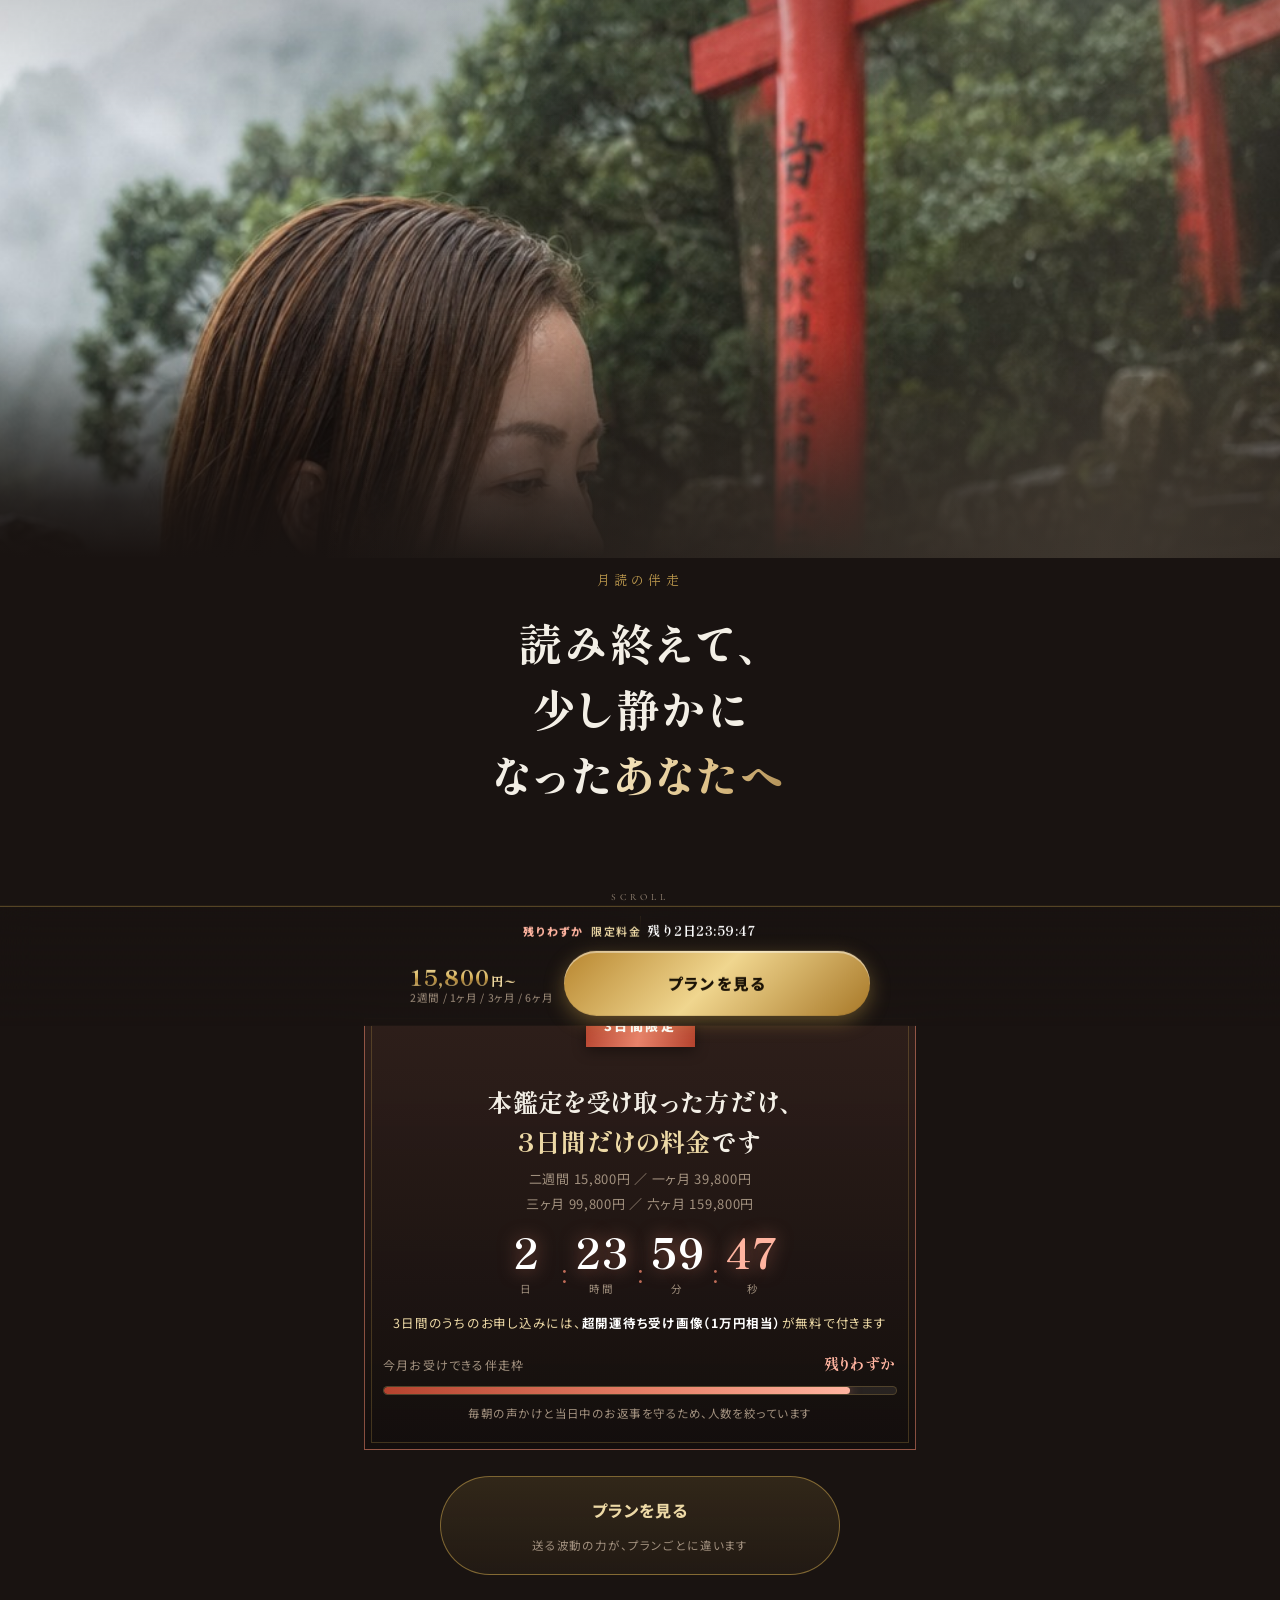
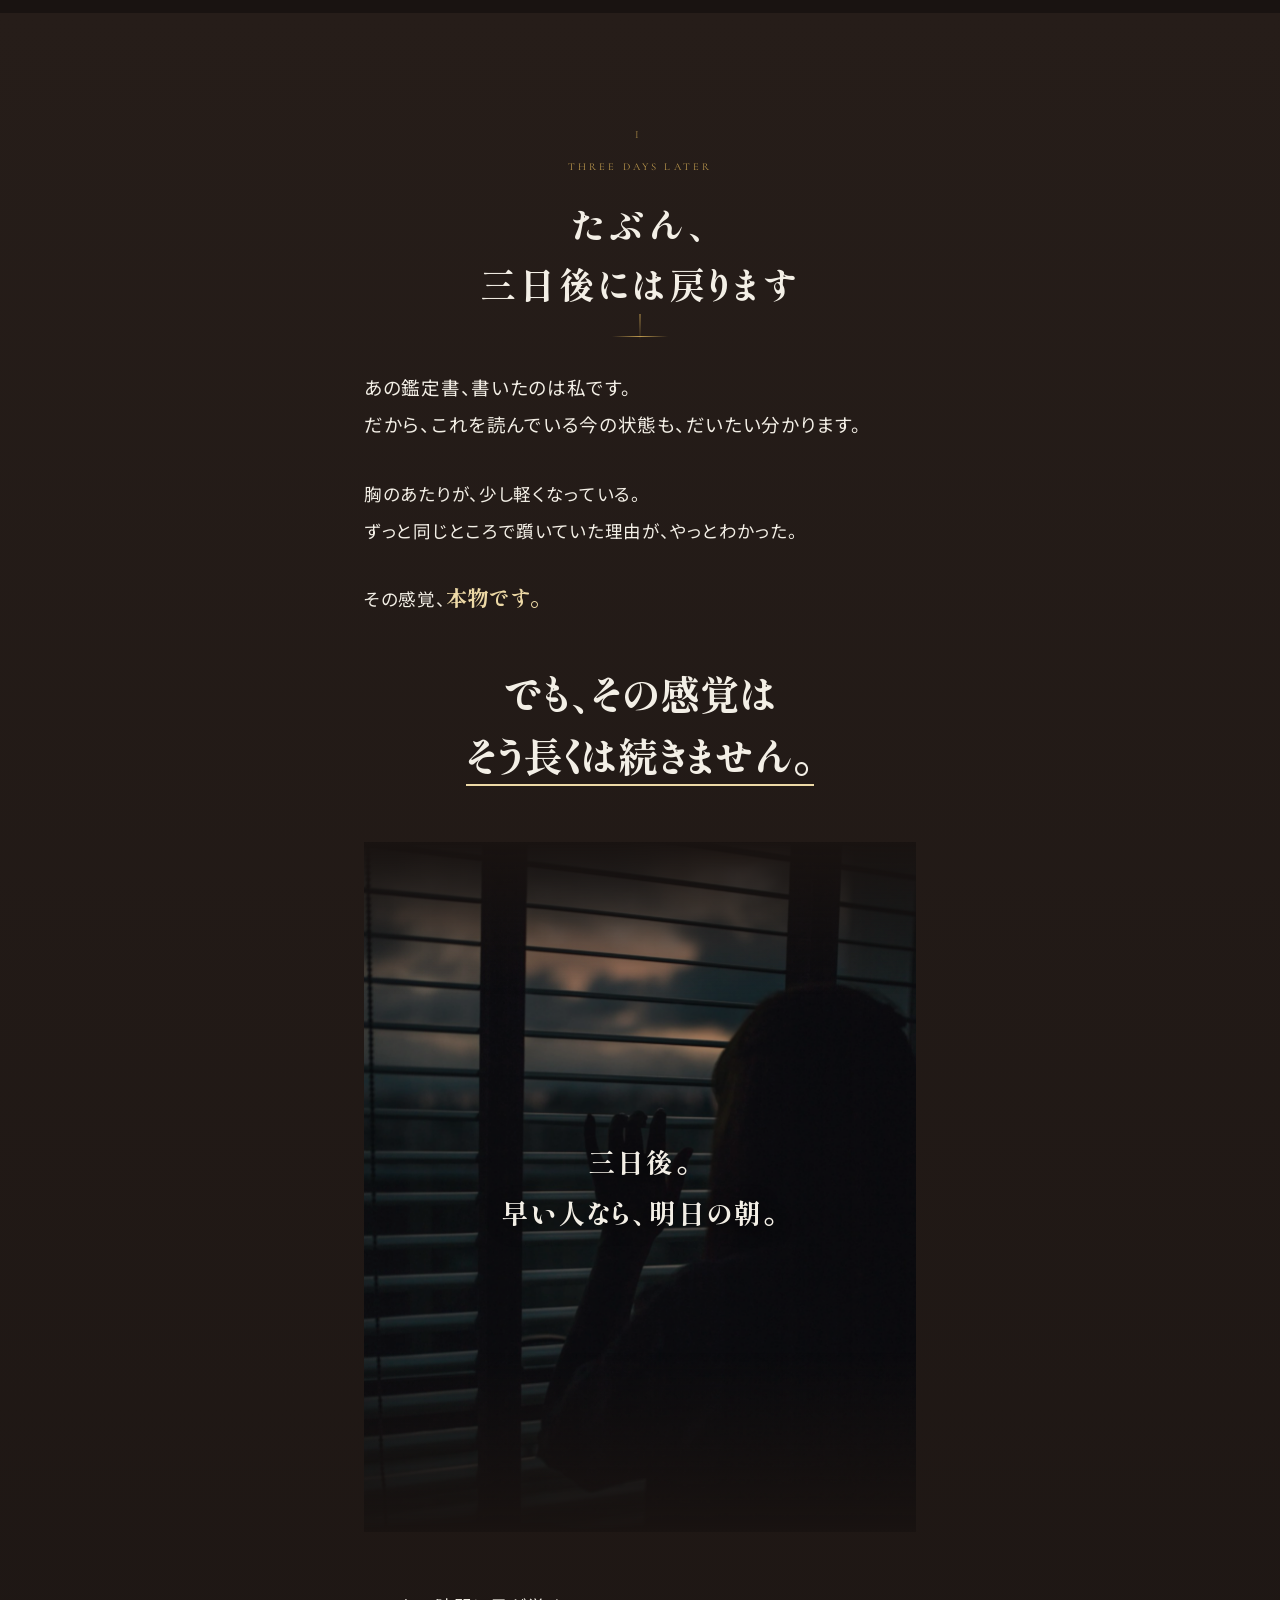
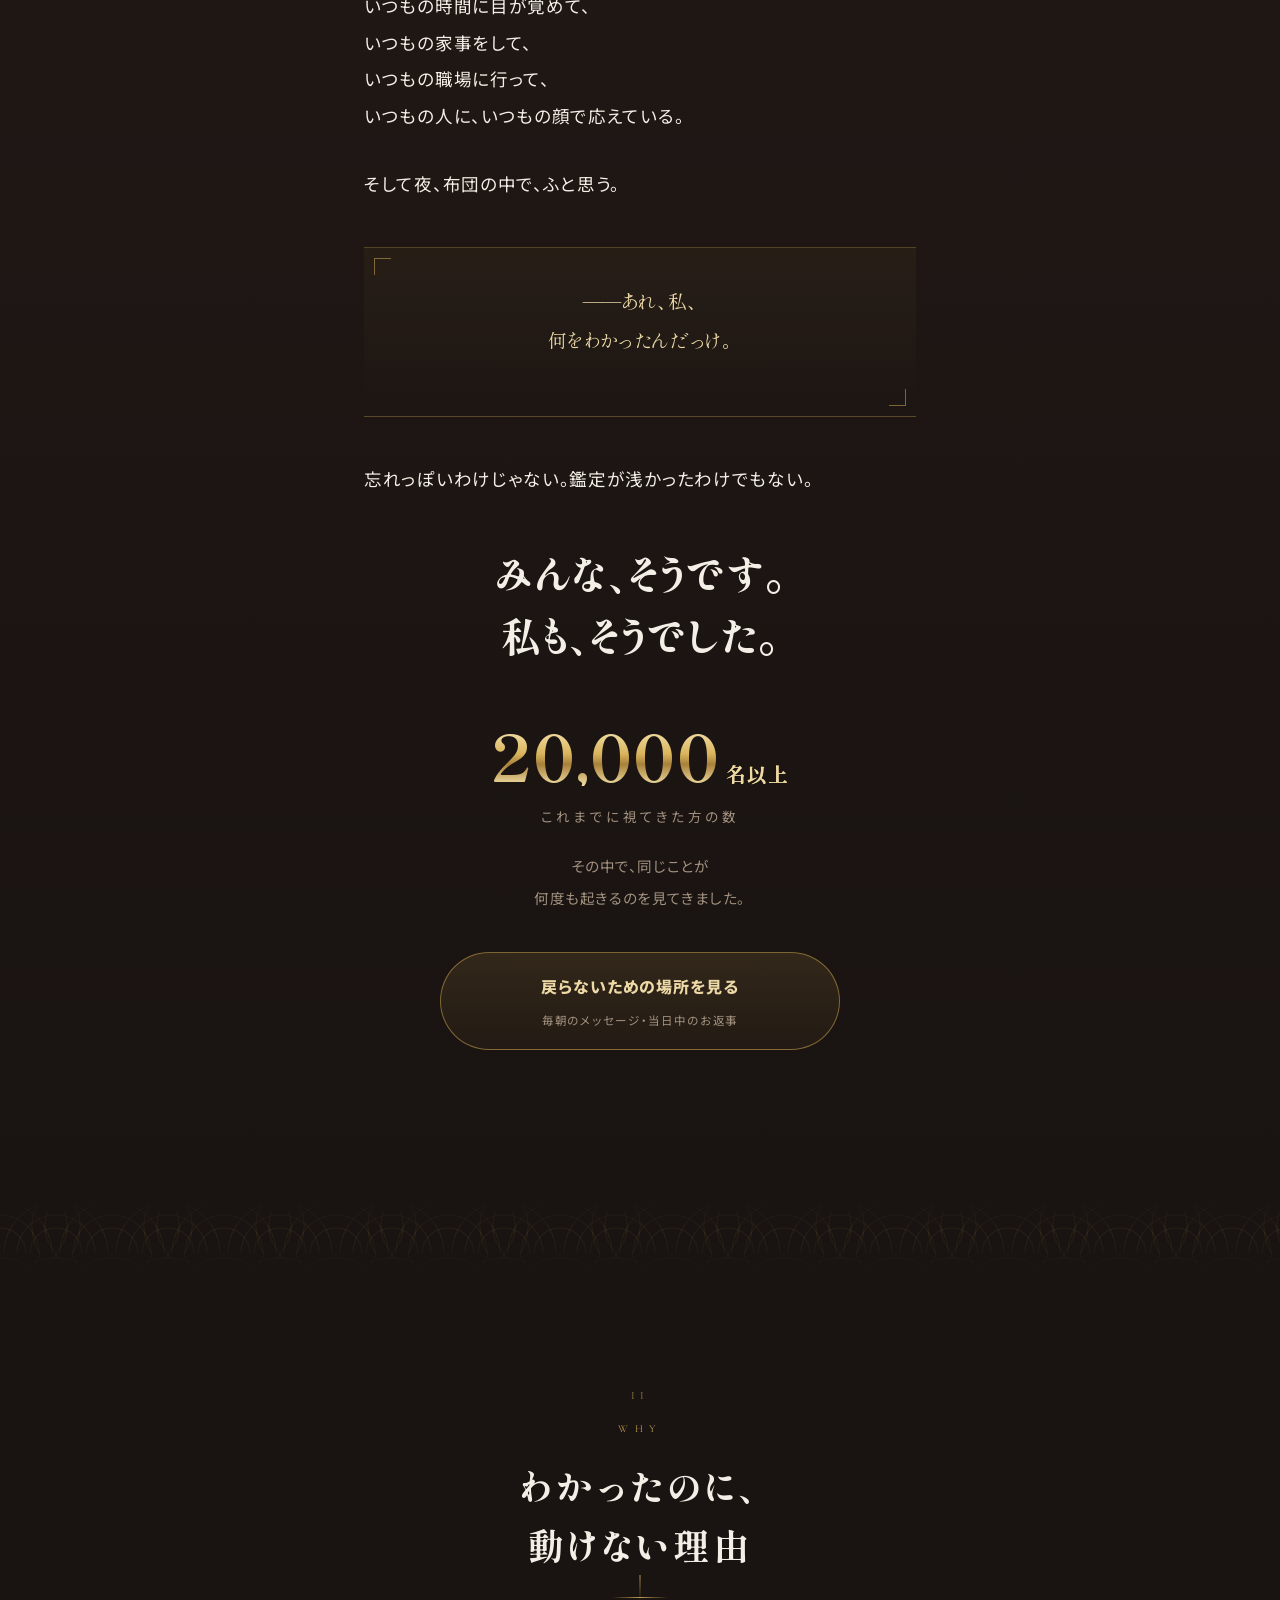
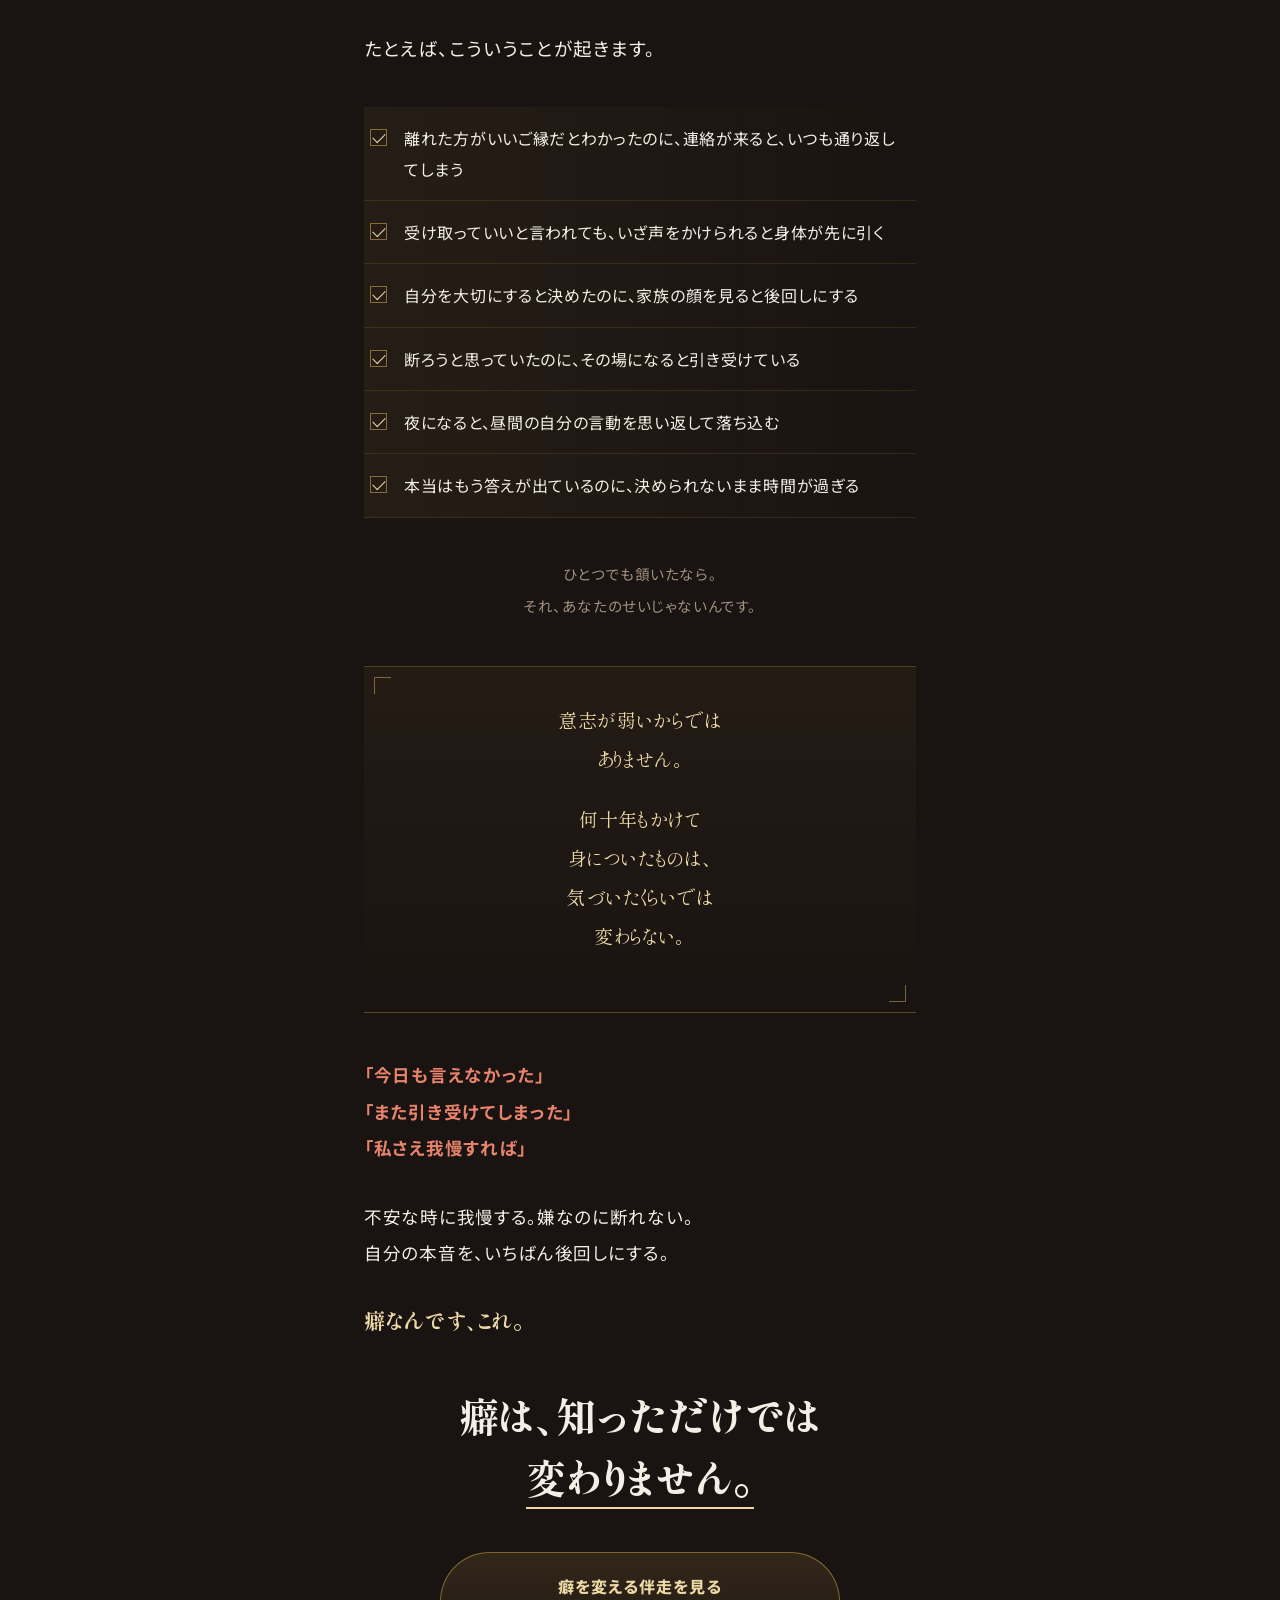
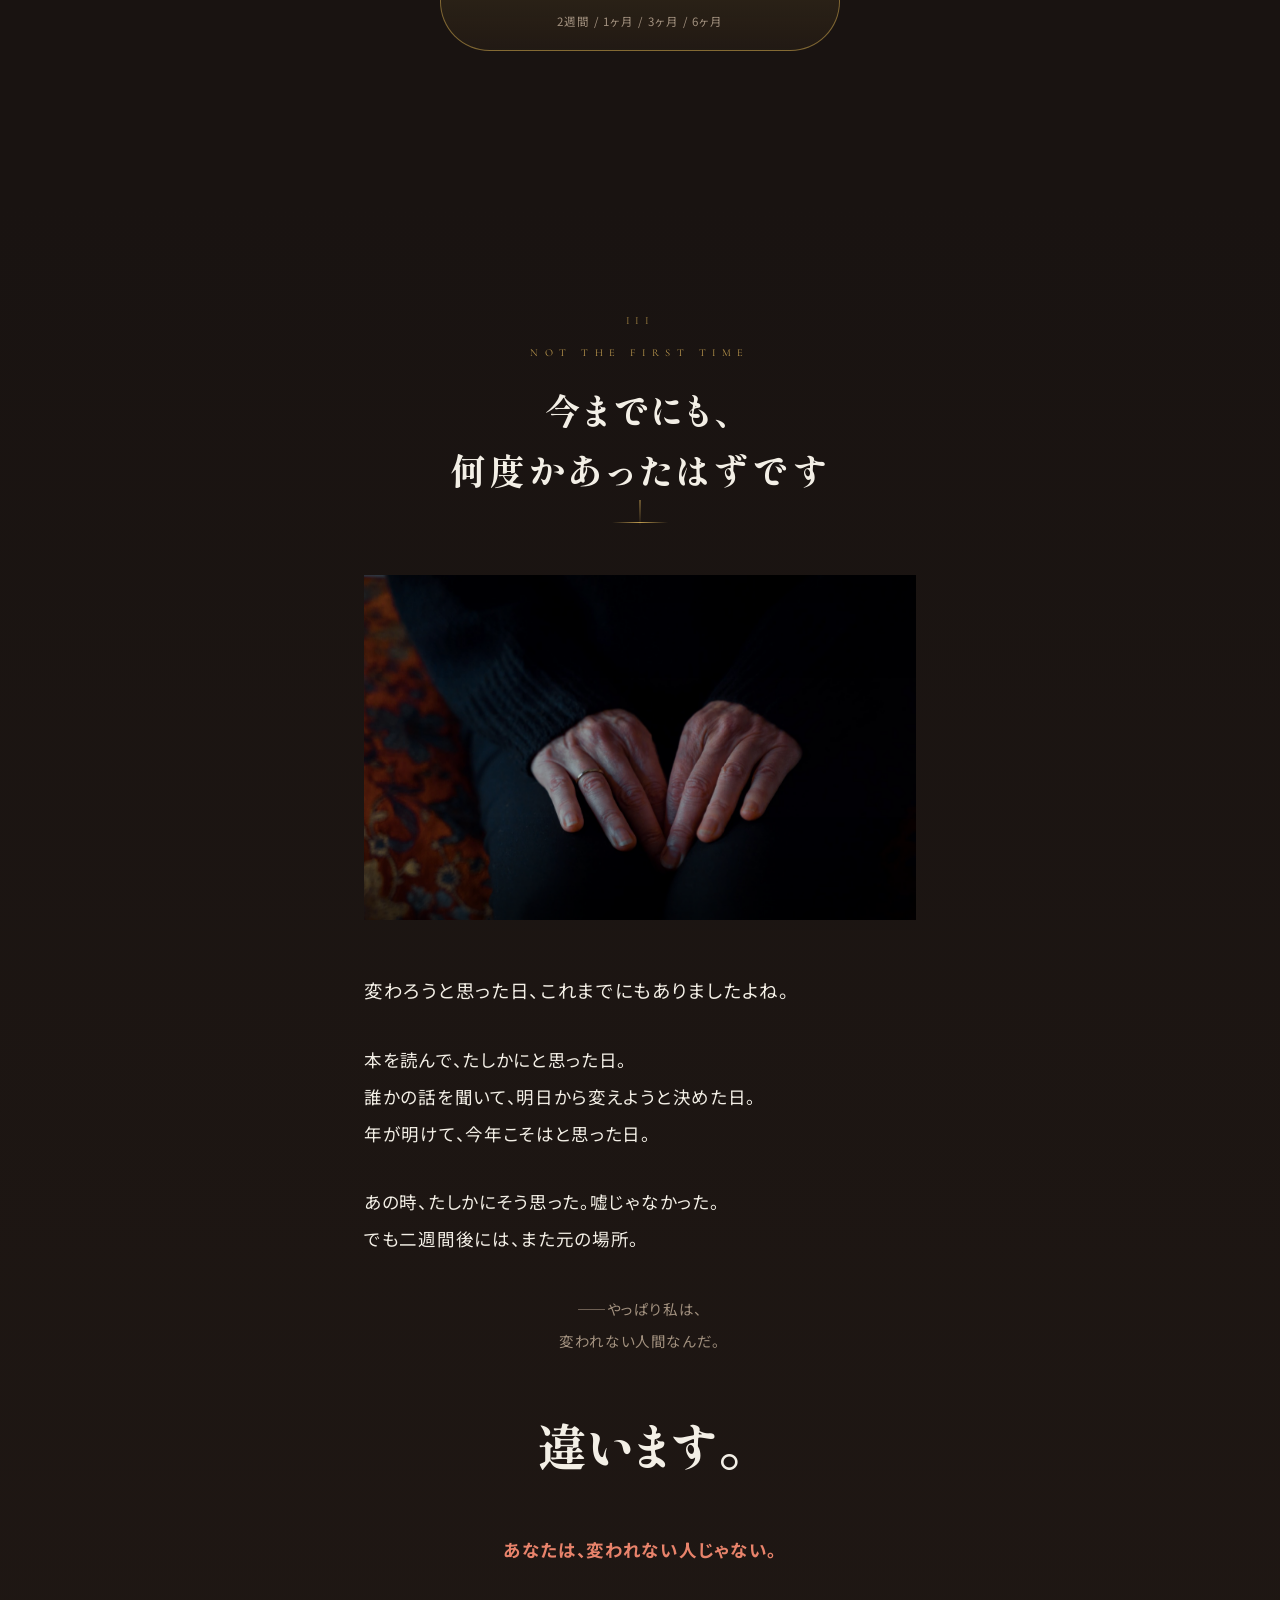
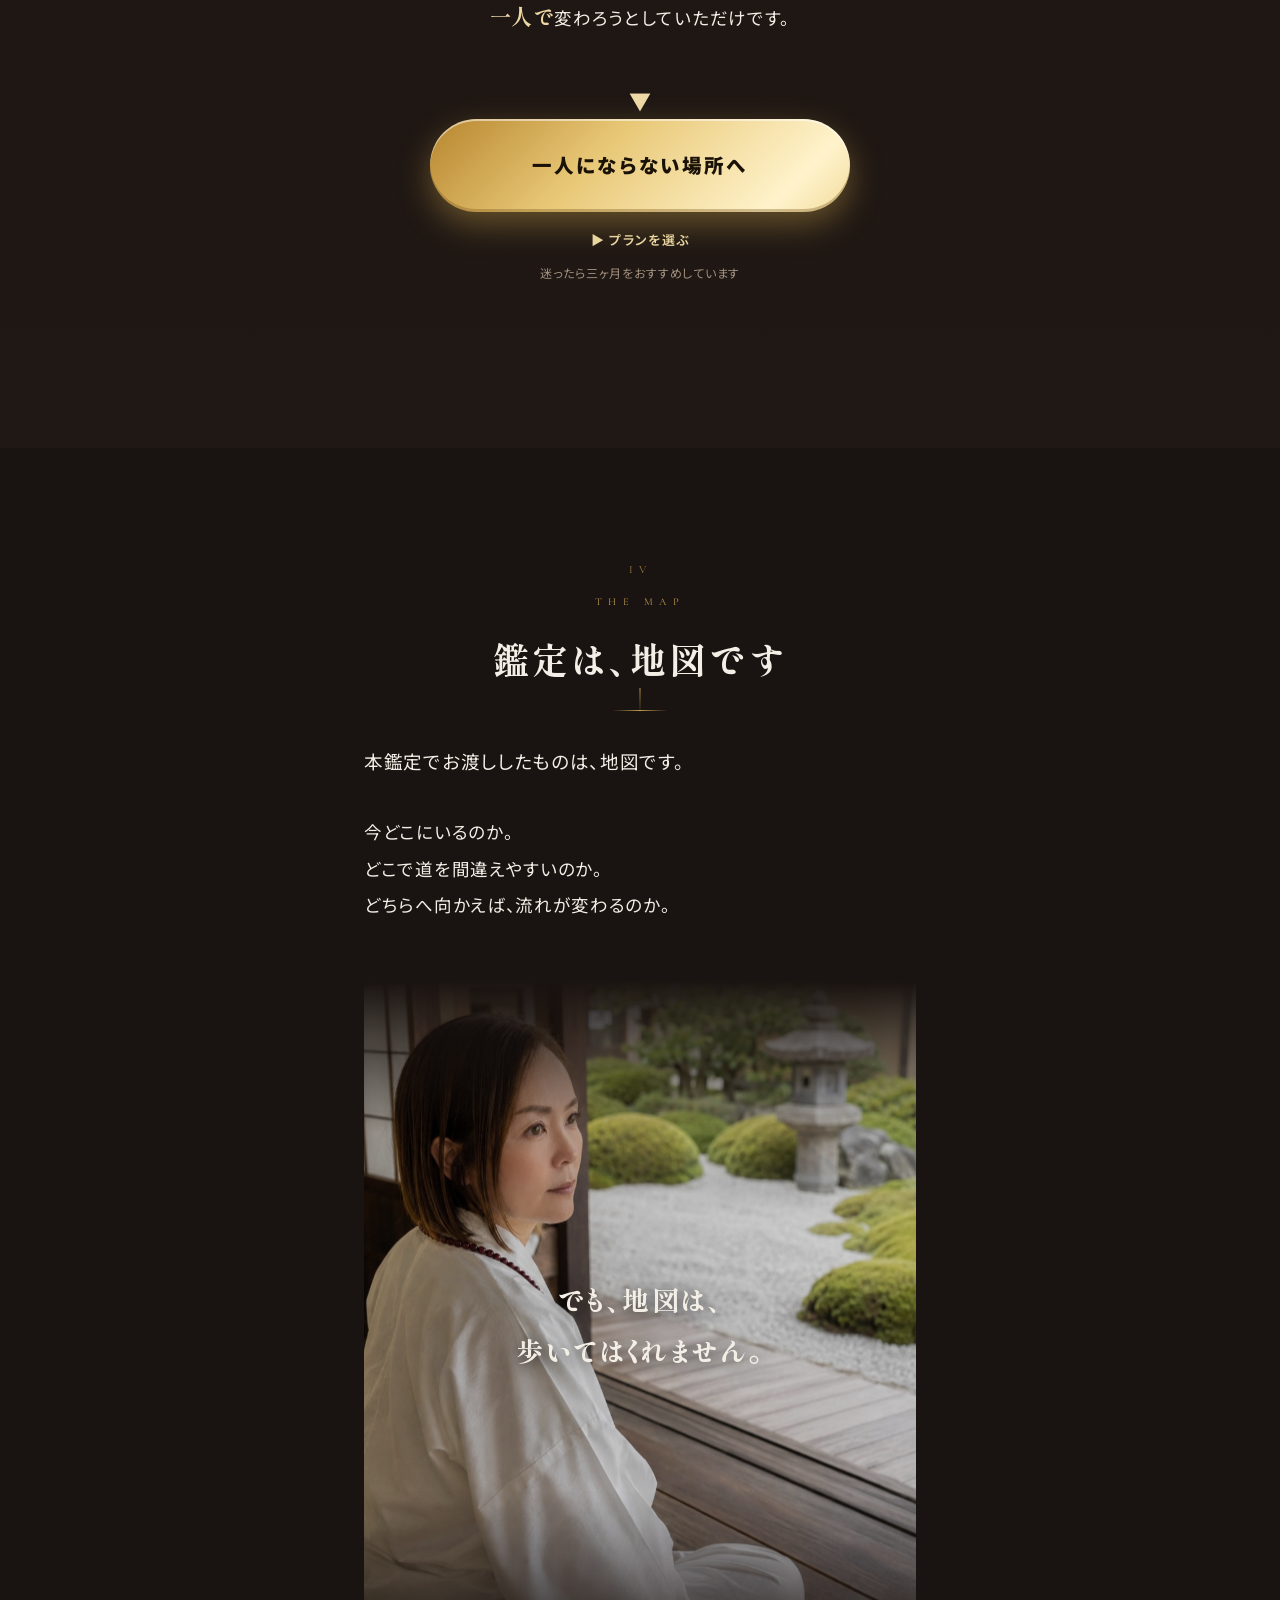
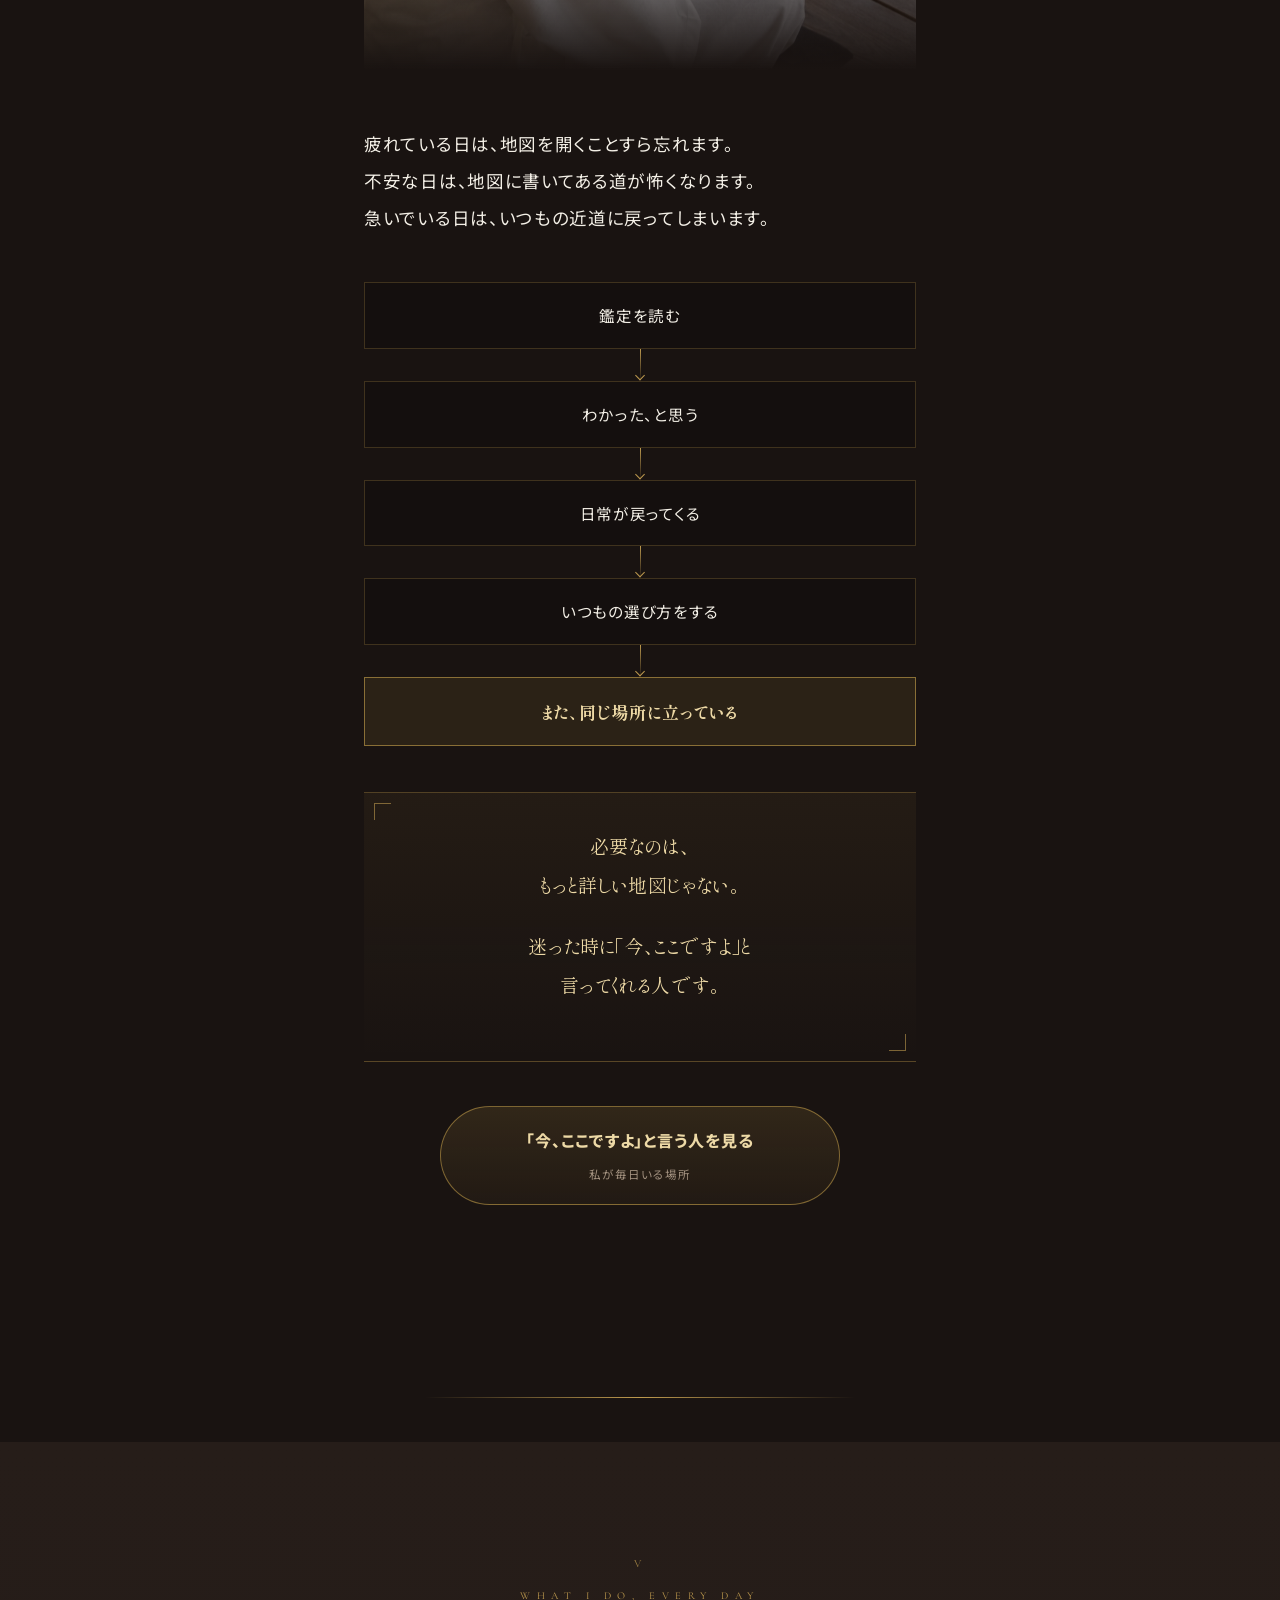
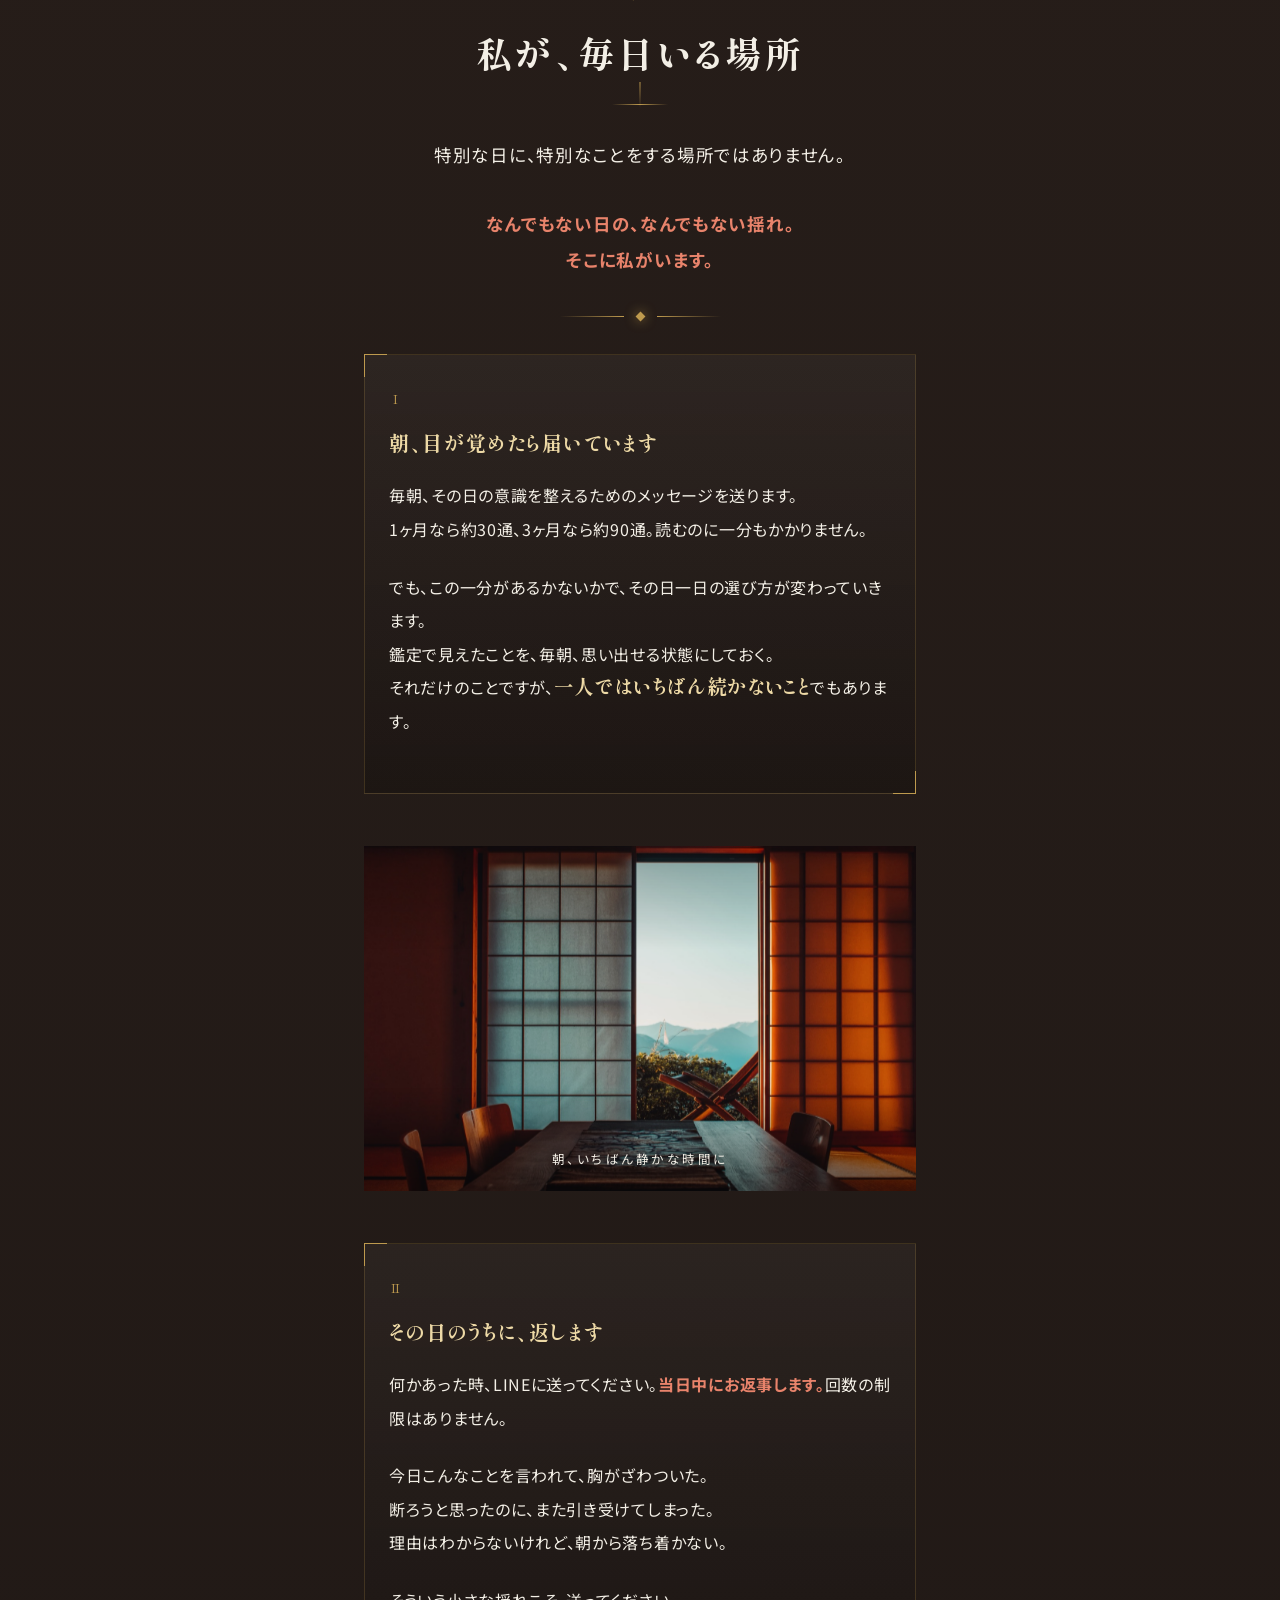
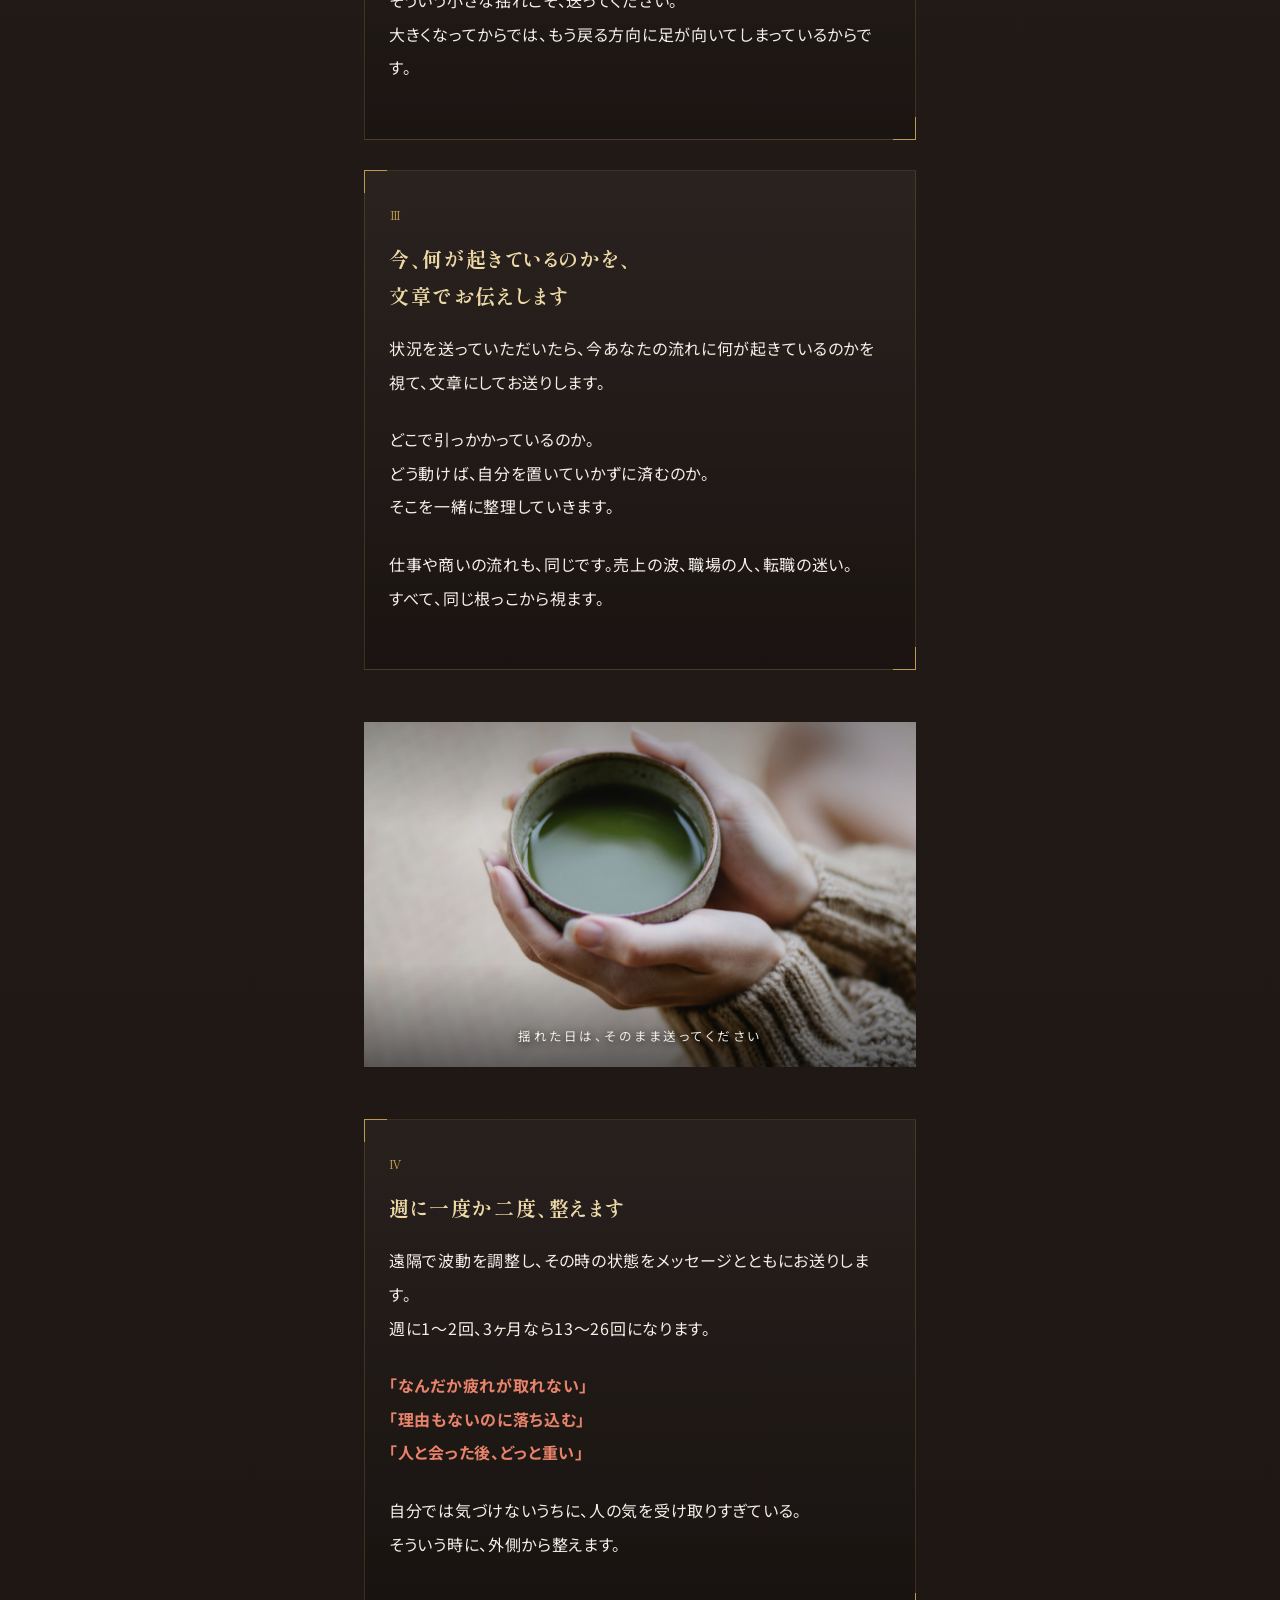
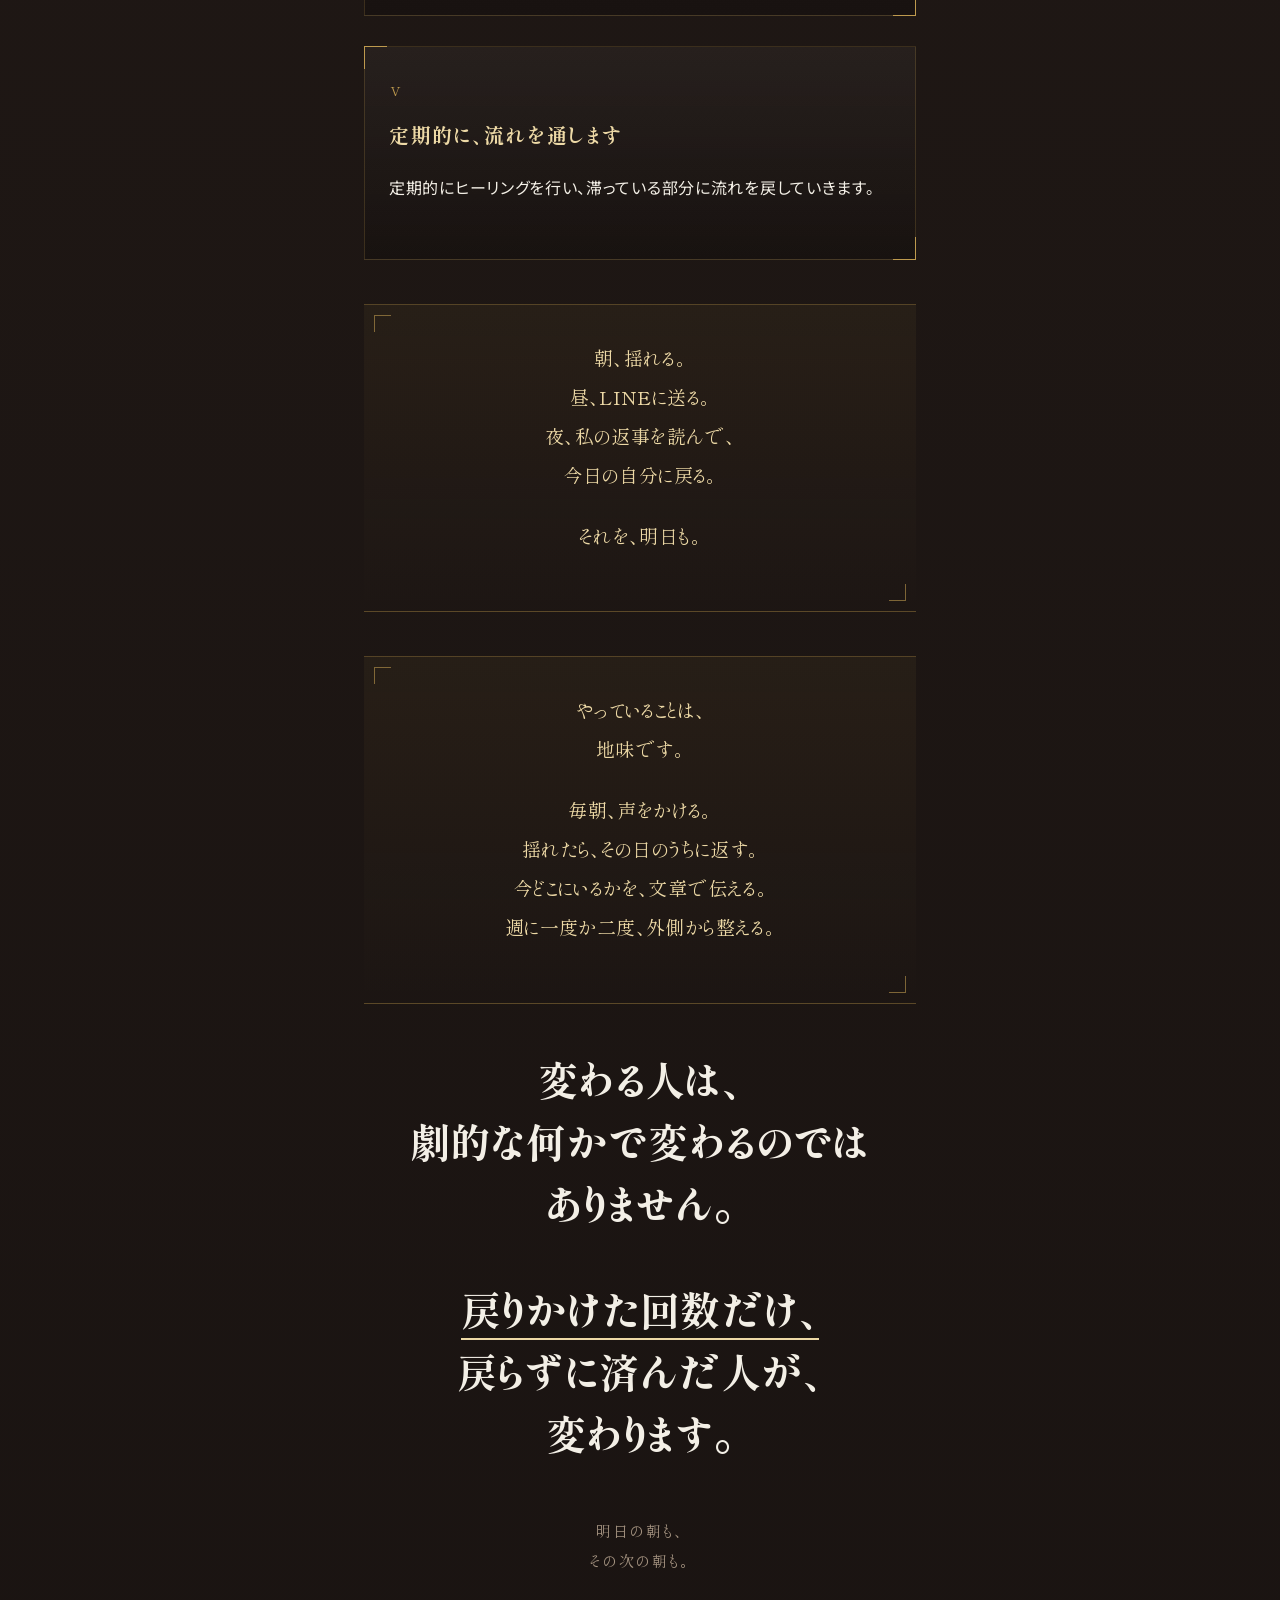
<file: bansou-v2/index.html>
<!doctype html>
<html lang="ja">
<head>
<meta charset="utf-8">
<meta name="viewport" content="width=device-width, initial-scale=1, viewport-fit=cover">
<meta name="robots" content="noindex">
<meta name="theme-color" content="#191311">
<title>月読の伴走｜本鑑定を受け取ったあなたへ</title>
<link rel="preconnect" href="https://fonts.googleapis.com">
<link rel="preconnect" href="https://fonts.gstatic.com" crossorigin>
<link href="https://fonts.googleapis.com/css2?family=Shippori+Mincho+B1:wght@400;600;700;800&family=Noto+Sans+JP:wght@400;500;700&family=Cormorant+Garamond:wght@300;500;600&display=swap" rel="stylesheet">
<link rel="stylesheet" href="../assets/lp.css?v=202609102219">
<style>
/* ===== アカウント別トークン：みづき／伴走（焦茶×金） ===== */
:root{
  --bg:#191311; --bg2:#261D19; --bg3:#201814;
  --gold:#BE9A4E; --gold-hi:#EDD9A6; --gold-lo:#8A6E32;
  --paper:#F3EFE6; --mute:#A2917F; --shu:#E8836B;
  --kon:#4A2B1F; --rose:#B5542E; --wis:#8A6A3B;
}
body{line-height:2.1;letter-spacing:.04em}
</style>
</head>
<!-- 限定料金：本鑑定お届け後の初回閲覧から72時間。通常価格は要確認（未確定のため表示していない） -->
<body data-deadline-key="mizuki_bansou" data-deadline-hours="72">

<div class="prog" aria-hidden="true"><i id="progbar"></i></div>

<!-- ============ HERO ============ -->
<header class="hero">
  <div class="hero-person">
    <img src="../img/b_hero.jpg" alt="鳥居の前で祈るみづき" fetchpriority="high">
    <div class="hero-flare" aria-hidden="true"></div>
  </div>
  <div class="particles" aria-hidden="true" id="particles"></div>
  <div class="hero-copy">
    <div class="lead rv">月読の伴走</div>
    <h1 class="lines"><span class="ln">読み終えて、</span><br><span class="ln">少し静かに</span><br><span class="ln">なった<span class="gg">あなたへ</span></span></h1>
    <div class="tag rv">本鑑定を受け取った方だけが読めるページです</div>
    <div class="scrollcue rv"><span class="lat">SCROLL</span><i></i></div>
  </div>
</header>

<!-- 3日間限定（冒頭） -->
<div class="limited">
  <div class="limbox rv">
    <span class="lt">3日間限定</span>
    <div class="lh">本鑑定を受け取った方だけ、<br><span class="g">3日間だけの料金</span>です</div>
    <div class="ld">二週間 15,800円 ／ 一ヶ月 39,800円<br>三ヶ月 99,800円 ／ 六ヶ月 159,800円</div>
    <div class="cd" aria-label="残り時間">
      <div class="u"><b data-d>-</b><i>日</i></div><div class="sep">:</div>
      <div class="u"><b data-h>--</b><i>時間</i></div><div class="sep">:</div>
      <div class="u"><b data-m>--</b><i>分</i></div><div class="sep">:</div>
      <div class="u s"><b data-s>--</b><i>秒</i></div>
    </div>
    <div class="cd-expired">この料金でのご案内は終了しました。<br>ご希望の方は、LINEにそのままお送りください。</div>
    <div class="ln2">3日間のうちのお申し込みには、<b style="color:#fff">超開運待ち受け画像（1万円相当）</b>が無料で付きます</div>
    <div class="stock">
      <div class="sl"><span>今月お受けできる伴走枠</span><b>残りわずか</b></div>
      <div class="bar"><i style="--fill:91%"></i></div>
      <div class="sn">毎朝の声かけと当日中のお返事を守るため、人数を絞っています</div>
    </div>
  </div>
</div>

<a class="minicta rv" href="#plan" style="margin-top:26px">プランを見る<span class="s">送る波動の力が、プランごとに違います</span></a>


<!-- ============ I 予言 ============ -->
<section class="s-ai">
  <div class="wrap">
    <div class="chapno">I</div>
    <div class="eyebrow lat">Three days later</div>
    <h2 class="lines"><span class="ln">たぶん、</span><br><span class="ln">三日後には戻ります</span></h2>
    <div class="gline"></div>

    <div class="stag">
      <p class="lead-p">あの鑑定書、書いたのは私です。<br>だから、これを読んでいる今の状態も、だいたい分かります。</p>
      <p>胸のあたりが、少し軽くなっている。<br>ずっと同じところで躓いていた理由が、やっとわかった。</p>
      <p>その感覚、<span class="ew">本物です。</span></p>
    </div>

    <div class="big rv-b">でも、その感覚は<br><span class="wipe">そう長くは続きません。</span></div>

    <div class="ph-full px rv-s">
      <img src="../img/woman_02.jpg" alt="窓辺に佇む人" loading="lazy" decoding="async">
      <div class="ov rv-b">三日後。<br>早い人なら、明日の朝。</div>
    </div>

    <div class="stag">
      <p>いつもの時間に目が覚めて、<br>いつもの家事をして、<br>いつもの職場に行って、<br>いつもの人に、いつもの顔で応えている。</p>
      <p>そして夜、布団の中で、ふと思う。</p>
    </div>

    <div class="quote rv-b">
      <p>——あれ、私、<br>何をわかったんだっけ。</p>
    </div>

    <div class="stag">
      <p>忘れっぽいわけじゃない。鑑定が浅かったわけでもない。</p>
    </div>
    <div class="big rv-b">みんな、そうです。<br>私も、そうでした。</div>

    <div class="stat rv" style="margin-top:56px">
      <div class="num"><span data-count="20000">0</span><span class="unit">名以上</span></div>
      <div class="lbl">これまでに視てきた方の数</div>
      <p class="whisper" style="margin:20px 0 0">その中で、同じことが<br>何度も起きるのを見てきました。</p>
    </div>

    <a class="minicta rv" href="#plan">戻らないための場所を見る<span class="s">毎朝のメッセージ・当日中のお返事</span></a>
  </div>
</section>

<div class="band" aria-hidden="true"></div>

<!-- ============ II なぜ戻るのか ============ -->
<section class="s-dark">
  <div class="wrap">
    <div class="chapno">II</div>
    <div class="eyebrow lat">Why</div>
    <h2 class="lines"><span class="ln">わかったのに、</span><br><span class="ln">動けない理由</span></h2>
    <div class="gline"></div>

    <div class="rv"><p class="lead-p">たとえば、こういうことが起きます。</p></div>

    <ul class="chk rv">
      <li>離れた方がいいご縁だとわかったのに、連絡が来ると、いつも通り返してしまう</li>
      <li>受け取っていいと言われても、いざ声をかけられると身体が先に引く</li>
      <li>自分を大切にすると決めたのに、家族の顔を見ると後回しにする</li>
      <li>断ろうと思っていたのに、その場になると引き受けている</li>
      <li>夜になると、昼間の自分の言動を思い返して落ち込む</li>
      <li>本当はもう答えが出ているのに、決められないまま時間が過ぎる</li>
    </ul>

    <div class="whisper rv">ひとつでも頷いたなら。<br>それ、あなたのせいじゃないんです。</div>

    <div class="quote stag">
      <p>意志が弱いからでは<br>ありません。</p>
      <p>何十年もかけて<br>身についたものは、<br>気づいたくらいでは<br>変わらない。</p>
    </div>

    <div class="stag">
      <p><span class="shu">「今日も言えなかった」</span><br><span class="shu">「また引き受けてしまった」</span><br><span class="shu">「私さえ我慢すれば」</span></p>
      <p>不安な時に我慢する。嫌なのに断れない。<br>自分の本音を、いちばん後回しにする。</p>
      <p><span class="ew">癖なんです、これ。</span></p>
    </div>
    <div class="big rv-b">癖は、知っただけでは<br><span class="wipe">変わりません。</span></div>

    <a class="minicta rv" href="#plan">癖を変える伴走を見る<span class="s">2週間 / 1ヶ月 / 3ヶ月 / 6ヶ月</span></a>
  </div>
</section>

<!-- ============ III 初めてではない ============ -->
<section class="s-ai-r">
  <div class="wrap">
    <div class="chapno">III</div>
    <div class="eyebrow lat">Not the first time</div>
    <h2 class="lines"><span class="ln">今までにも、</span><br><span class="ln">何度かあったはずです</span></h2>
    <div class="gline"></div>

    <div class="ph wide px rv-s">
      <img src="../img/hands_01.jpg" alt="膝の上で組まれた手" loading="lazy" decoding="async">
    </div>

    <div class="stag">
      <p class="lead-p">変わろうと思った日、これまでにもありましたよね。</p>
      <p>本を読んで、たしかにと思った日。<br>誰かの話を聞いて、明日から変えようと決めた日。<br>年が明けて、今年こそはと思った日。</p>
      <p>あの時、たしかにそう思った。嘘じゃなかった。<br>でも二週間後には、また元の場所。</p>
    </div>

    <div class="whisper rv">——やっぱり私は、<br>変われない人間なんだ。</div>

    <div class="big xl rv-b">違います。</div>

    <div class="stag">
      <p class="tc"><strong>あなたは、変われない人じゃない。</strong></p>
      <p class="tc"><span class="ew">一人で</span>変わろうとしていただけです。</p>
    </div>

    <a class="cta rv" href="#plan">
      <span class="arrow">▼</span>
      <span class="btn">一人にならない場所へ</span>
      <span class="sub">▶ プランを選ぶ</span>
      <span class="micro">迷ったら三ヶ月をおすすめしています</span>
    </a>
  </div>
</section>

<!-- ============ IV 地図 ============ -->
<section class="s-dark">
  <div class="wrap">
    <div class="chapno">IV</div>
    <div class="eyebrow lat">The map</div>
    <h2 class="lines"><span class="ln">鑑定は、地図です</span></h2>
    <div class="gline"></div>

    <div class="stag">
      <p class="lead-p">本鑑定でお渡ししたものは、地図です。</p>
      <p>今どこにいるのか。<br>どこで道を間違えやすいのか。<br>どちらへ向かえば、流れが変わるのか。</p>
    </div>

    <div class="ph-full px rv-s">
      <img src="../img/b_wide.jpg" alt="縁側から庭を見るみづき" loading="lazy" decoding="async">
      <div class="ov rv-b">でも、地図は、<br>歩いてはくれません。</div>
    </div>

    <div class="stag">
      <p>疲れている日は、地図を開くことすら忘れます。<br>不安な日は、地図に書いてある道が怖くなります。<br>急いでいる日は、いつもの近道に戻ってしまいます。</p>
    </div>

    <div class="flow stag">
      <div class="fi">鑑定を読む</div>
      <div class="fa"></div>
      <div class="fi">わかった、と思う</div>
      <div class="fa"></div>
      <div class="fi">日常が戻ってくる</div>
      <div class="fa"></div>
      <div class="fi">いつもの選び方をする</div>
      <div class="fa"></div>
      <div class="fi last">また、同じ場所に立っている</div>
    </div>

    <div class="quote stag">
      <p>必要なのは、<br>もっと詳しい地図じゃない。</p>
      <p>迷った時に「今、ここですよ」と<br>言ってくれる人です。</p>
    </div>

    <a class="minicta rv" href="#plan">「今、ここですよ」と言う人を見る<span class="s">私が毎日いる場所</span></a>
  </div>
</section>

<div class="wrap"><div class="growline"></div></div>

<!-- ============ V 伴走の実像 ============ -->
<section class="s-ai">
  <div class="wrap">
    <div class="chapno">V</div>
    <div class="eyebrow lat">What I do, every day</div>
    <h2 class="lines"><span class="ln">私が、毎日いる場所</span></h2>
    <div class="gline"></div>

    <div class="stag">
      <p class="tc">特別な日に、特別なことをする場所ではありません。</p>
      <p class="tc"><strong>なんでもない日の、なんでもない揺れ。<br>そこに私がいます。</strong></p>
    </div>

    <div class="orn" aria-hidden="true"><i></i></div>

    <div class="dev rv">
      <div class="no lat">Ⅰ</div>
      <h3>朝、目が覚めたら届いています</h3>
      <p>毎朝、その日の意識を整えるためのメッセージを送ります。<br>1ヶ月なら約30通、3ヶ月なら約90通。読むのに一分もかかりません。</p>
      <p>でも、この一分があるかないかで、その日一日の選び方が変わっていきます。<br>鑑定で見えたことを、毎朝、思い出せる状態にしておく。<br>それだけのことですが、<span class="ew">一人ではいちばん続かないこと</span>でもあります。</p>
    </div>

    <div class="ph wide px rv-s">
      <img src="../img/window_01.jpg" alt="障子越しの朝の光" loading="lazy" decoding="async">
      <div class="cap">朝、いちばん静かな時間に</div>
    </div>

    <div class="dev rv">
      <div class="no lat">Ⅱ</div>
      <h3>その日のうちに、返します</h3>
      <p>何かあった時、LINEに送ってください。<strong>当日中にお返事します。</strong>回数の制限はありません。</p>
      <p>今日こんなことを言われて、胸がざわついた。<br>断ろうと思ったのに、また引き受けてしまった。<br>理由はわからないけれど、朝から落ち着かない。</p>
      <p>そういう小さな揺れこそ、送ってください。<br>大きくなってからでは、もう戻る方向に足が向いてしまっているからです。</p>
    </div>

    <div class="dev rv">
      <div class="no lat">Ⅲ</div>
      <h3>今、何が起きているのかを、<br>文章でお伝えします</h3>
      <p>状況を送っていただいたら、今あなたの流れに何が起きているのかを視て、文章にしてお送りします。</p>
      <p>どこで引っかかっているのか。<br>どう動けば、自分を置いていかずに済むのか。<br>そこを一緒に整理していきます。</p>
      <p>仕事や商いの流れも、同じです。売上の波、職場の人、転職の迷い。<br>すべて、同じ根っこから視ます。</p>
    </div>

    <div class="ph wide px rv-s">
      <img src="../img/hands_02.jpg" alt="温かいものを持つ手" loading="lazy" decoding="async">
      <div class="cap">揺れた日は、そのまま送ってください</div>
    </div>

    <div class="dev rv">
      <div class="no lat">Ⅳ</div>
      <h3>週に一度か二度、整えます</h3>
      <p>遠隔で波動を調整し、その時の状態をメッセージとともにお送りします。<br>週に1〜2回、3ヶ月なら13〜26回になります。</p>
      <p><span class="shu">「なんだか疲れが取れない」</span><br><span class="shu">「理由もないのに落ち込む」</span><br><span class="shu">「人と会った後、どっと重い」</span></p>
      <p>自分では気づけないうちに、人の気を受け取りすぎている。<br>そういう時に、外側から整えます。</p>
    </div>

    <div class="dev rv">
      <div class="no lat">Ⅴ</div>
      <h3>定期的に、流れを通します</h3>
      <p>定期的にヒーリングを行い、滞っている部分に流れを戻していきます。</p>
    </div>

    <div class="quote stag">
      <p>朝、揺れる。<br>昼、LINEに送る。<br>夜、私の返事を読んで、<br>今日の自分に戻る。</p>
      <p>それを、明日も。</p>
    </div>

    <div class="quote stag">
      <p>やっていることは、<br>地味です。</p>
      <p>毎朝、声をかける。<br>揺れたら、その日のうちに返す。<br>今どこにいるかを、文章で伝える。<br>週に一度か二度、外側から整える。</p>
    </div>

    <div class="big rv-b">変わる人は、<br>劇的な何かで変わるのでは<br>ありません。</div>
    <div class="big rv-b"><span class="wipe">戻りかけた回数だけ、</span><br>戻らずに済んだ人が、<br>変わります。</div>

    <div class="peak rv">
      <div class="l1">明日の朝も、<br>その次の朝も。</div>
      <div class="l2">もう、<br><em>ひとりで戻らない。</em></div>
      <div class="l3">お受けできる人数に限りがあります。<br>埋まっている時期は、少しお待ちいただくことがあります。</div>
    </div>

    <a class="cta rv" href="#plan">
      <span class="arrow">▼</span>
      <span class="btn">伴走を受け取る</span>
      <span class="sub">▶ プランを選んでお申し込みへ</span>
      <span class="micro">3日間限定料金・待ち受け画像プレゼント付き</span>
    </a>
  </div>
</section>

<div class="band" aria-hidden="true"></div>

<!-- ============ VI 声（明） ============ -->
<section class="s-light">
  <div class="wrap">
    <div class="chapno">VI</div>
    <div class="eyebrow lat">Voices</div>
    <h2 class="lines"><span class="ln">続けた方たちのこと</span></h2>
    <div class="gline"></div>

    <div class="rv"><p class="tc">届いたLINEを、そのまま載せています。</p></div>

    <!-- 実際の感想スクショ（無加工・原寸比率のまま） -->
    <figure class="shot rv"><img src="../img/voices/b_01.jpg" alt="続けた方の感想" loading="lazy" decoding="async"></figure>
    <figure class="shot rv"><img src="../img/voices/b_02.jpg" alt="続けた方の感想" loading="lazy" decoding="async"></figure>
    <figure class="shot rv"><img src="../img/voices/b_03.jpg" alt="続けた方の感想" loading="lazy" decoding="async"></figure>

    <a class="minicta rv" href="#plan">一人で戻らない場所を見る<span class="s">プランと料金</span></a>

    <figure class="shot rv"><img src="../img/voices/b_04.jpg" alt="続けた方の感想" loading="lazy" decoding="async"></figure>
    <figure class="shot rv"><img src="../img/voices/b_05.jpg" alt="続けた方の感想" loading="lazy" decoding="async"></figure>

    <a class="cta rv" href="#plan">
      <span class="arrow">▼</span>
      <span class="btn">私も、続けてみる</span>
      <span class="sub">▶ プランを選ぶ</span>
    </a>
  </div>
</section>

<!-- ============ VII プラン ============ -->
<section class="s-ai" id="plan" data-sticky-hide>
  <div class="wrap">
    <div class="chapno">VII</div>
    <div class="eyebrow lat">How far together</div>
    <h2 class="lines"><span class="ln">どこまで、一緒にいるか</span></h2>
    <div class="gline"></div>

    <div class="stag">
      <p class="tc">プランの違いは、<br>あなたに送る<span class="ew">波動の力と深さ</span>です。</p>
      <p class="tc">毎朝のメッセージ、LINE相談、霊視ナビは<br>どのプランにもあります。<br>違うのは、波動調整とヒーリングで<br>どこまで深く、どれだけ強く送れるか。<br>期間が長いほど、届く層が深くなります。</p>
    </div>

    <div class="quote stag">
      <p>だから、値段で<br>選ばなくていいんです。</p>
      <p>あなたが、<br>どこまで行きたいかです。</p>
    </div>

    <div class="moonwrap" aria-hidden="true">
      <div class="col"><div class="m m1"><i></i></div><div class="lb">2週</div></div>
      <div class="col"><div class="m m2"><i></i></div><div class="lb">1ヶ月</div></div>
      <div class="col"><div class="m m3"><i></i></div><div class="lb">3ヶ月</div></div>
      <div class="col"><div class="m m4"><i></i></div><div class="lb">6ヶ月</div></div>
    </div>
    <div class="whisper rv" style="margin-top:-18px;font-size:14px">月が満ちていくように、<br>整っていきます</div>

    <div class="stag">
      <h3 class="tc">ひとつだけ、<br>知っておいてほしいこと</h3>
      <p>遠隔の波動調整は、一度で全部が変わるものじゃないんです。</p>
      <p>一度目は、表面のざわつきが静かになる。<br>二度目で、身体が少しゆるむ。<br>三度目、四度目と重ねていくうちに、<br>ようやく奥のほうまで届きはじめます。</p>
      <p>水を一滴垂らしても、乾いた土は湿りません。<br>でも、毎日少しずつ落としていくと、いつのまにか奥まで染みている。<br>あれと、同じです。</p>
    </div>

    <div class="quote stag">
      <p>二週間は、表面まで。<br>一ヶ月で、身体まで。<br>三ヶ月で、奥まで。<br>六ヶ月で、根っこまで。</p>
      <p>送れる<span class="ew">波動の力</span>が、<br>ここまで違います。</p>
    </div>

    <div class="crowd hot rv">
      <span class="dot"></span>
      <div>
        <div class="ct">ただいま、大変混み合っています</div>
        本鑑定を受け取った方からのお申し込みが続いており、<b>今月の枠は残りわずか</b>です。毎朝の声かけと当日中のお返事を守るため、埋まり次第、順番待ちとなります。
        <div class="stock">
          <div class="sl"><span>今月の伴走枠</span><b>売り切れ間近</b></div>
          <div class="bar"><i style="--fill:91%"></i></div>
        </div>
      </div>
    </div>


    <!-- 今だけ特典 -->
    <div class="bonus rv">
      <span class="bt">さらに、今だけ</span>
      <div class="bh">あなただけの<br>超開運待ち受け画像を、<br>プレゼントします</div>
      <div class="bw">本来 <s>1万円相当</s><br>特別な方にしか、お送りしていないものです</div>
      <div class="bfree">無料</div>
      <p>鑑定で視えたあなたの流れに合わせて、<br>一枚ずつお作りします。<br>朝いちばんに目に入る場所に。</p>
      <div class="bn">3日間のうちのお申し込みなら、<br>どのプランでも付きます</div>
    </div>

    <!-- A -->
    <div class="plan rv">
      <div class="pname">月読の伴走　二週間</div>
      <div class="pterm">14 DAYS</div>
      <div class="price"><span class="num-gold">15,800</span><small>円</small></div>
      <div class="goal">今の揺れを、<br>止めるところまで</div>
      <div class="wave" aria-hidden="true">
        <div class="lbl">送る波動の力（重なる回数）</div>
        <div class="rings"><i class="f"></i><i class="f"></i><i></i><i></i><i></i><i></i><i></i><i></i><i></i><i></i></div>
        <div class="cnt">およそ<b class="num-gold">2〜4</b>回</div>
      </div>
      <p class="honest tc" style="font-size:14px">表面まで届く力。いちばん揺れているところを止めます</p>
      <p>今、波が激しい方へ。</p>
      <p class="honest">正直にお伝えすると、二週間は、整い始めた頃に終わります。</p>
      <span class="gift">＋ 超開運待ち受け画像（1万円相当）付き</span>
      <a class="pbtn" href="https://pmsdqb4c2p0emj0yagvc.stores.jp/items/6a4137b7b294536fc4e17e12" target="_blank" rel="noopener">二週間ではじめる</a>
    </div>

    <!-- B -->
    <div class="plan rv">
      <div class="thumb"><img src="../img/plan_1m.jpg" alt="月読の伴走 1ヶ月プラン" loading="lazy" decoding="async"></div>
      <div class="pname">月読の伴走　一ヶ月</div>
      <div class="pterm">1 MONTH</div>
      <div class="price"><span class="num-gold">39,800</span><small>円</small></div>
      <div class="goal">最初の戻り癖を、<br>またぐところまで</div>
      <div class="wave" aria-hidden="true">
        <div class="lbl">送る波動の力（重なる回数）</div>
        <div class="rings"><i class="f"></i><i class="f"></i><i class="f"></i><i class="f"></i><i></i><i></i><i></i><i></i><i></i><i></i></div>
        <div class="cnt">およそ<b class="num-gold">4〜8</b>回</div>
      </div>
      <p class="honest tc" style="font-size:14px">身体まで届く力。少しずつ覚えはじめます</p>
      <p>整った後、必ず一度、元に戻ろうとする波が来ます。一人だと、ここでほとんどの人が戻ります。</p>
      <span class="gift">＋ 超開運待ち受け画像（1万円相当）付き</span>
      <a class="pbtn" href="https://pmsdqb4c2p0emj0yagvc.stores.jp/items/6a1d83ad52c94a49e36035f1" target="_blank" rel="noopener">一ヶ月ではじめる</a>
    </div>

    <!-- C 推奨 -->
    <div class="plan rec">
      <div class="badge">迷っているなら、ここです</div>
      <div class="thumb"><img src="../img/plan_3m.jpg" alt="月巡りの伴走 3ヶ月プラン" loading="lazy" decoding="async"></div>
      <div class="pname">月巡りの伴走　三ヶ月</div>
      <div class="pterm">3 MONTHS</div>
      <div class="price"><span class="num-gold">99,800</span><small>円</small></div>
      <div class="goal">現実が、<br>動き出すところまで</div>
      <div class="wave" aria-hidden="true">
        <div class="lbl">送る波動の力（重なる回数）</div>
        <div class="rings"><i class="f"></i><i class="f"></i><i class="f"></i><i class="f"></i><i class="f"></i><i class="f"></i><i class="f"></i><i></i><i></i><i></i></div>
        <div class="cnt">およそ<b class="num-gold">13〜26</b>回</div>
      </div>
      <p class="honest tc" style="font-size:14px">奥まで届く力。ここから現実が動きます</p>
      <p>気づきが行動に変わり、日常に馴染むまでには時間がかかります。<br><strong>三ヶ月は、あなたの周りが変わり始めるのに必要な、いちばん短い時間です。</strong></p>
      <span class="gift">＋ 超開運待ち受け画像（1万円相当）付き</span>
      <a class="pbtn" href="https://pmsdqb4c2p0emj0yagvc.stores.jp/items/6a1d8553cb384908f6af4be0" target="_blank" rel="noopener">三ヶ月ではじめる<span class="s">いちばん選ばれています</span></a>
    </div>

    <!-- D -->
    <div class="plan rv">
      <div class="thumb"><img src="../img/plan_6m.jpg" alt="神言の伴走 6ヶ月プラン" loading="lazy" decoding="async"></div>
      <div class="pname">神言の伴走　六ヶ月</div>
      <div class="pterm">6 MONTHS</div>
      <div class="price"><span class="num-gold">159,800</span><small>円</small></div>
      <div class="goal">戻り方を、<br>忘れるところまで</div>
      <div class="wave" aria-hidden="true">
        <div class="lbl">送る波動の力（重なる回数）</div>
        <div class="rings"><i class="f"></i><i class="f"></i><i class="f"></i><i class="f"></i><i class="f"></i><i class="f"></i><i class="f"></i><i class="f"></i><i class="f"></i><i class="f"></i></div>
        <div class="cnt">およそ<b class="num-gold">26〜52</b>回</div>
      </div>
      <p class="honest tc" style="font-size:14px">根っこまで届く力。染みこんで、戻りにくくなります</p>
      <p>仕事、お金、家族、自分自身。いくつものテーマが絡んでいる方へ。</p>
      <!-- ▼ 要確認: 6ヶ月プランのStores URL（v1から引き継ぎ・暫定） -->
      <span class="gift">＋ 超開運待ち受け画像（1万円相当）付き</span>
      <a class="pbtn" href="https://pmsdqb4c2p0emj0yagvc.stores.jp/items/69fb059d6c33ac25e697a36e" target="_blank" rel="noopener">六ヶ月ではじめる</a>
    </div>

    <div class="whisper rv">
      迷うなら、三ヶ月。<br>
      まず今の揺れを止めたいなら、一ヶ月。<br>
      人生の土台から変えたいなら、六ヶ月。<br><br>
      今の自分に必要な長さで、大丈夫です。
    </div>

    <div class="linebox rv">
      <div class="lh">どの長さにするか迷ったら</div>
      <p>今の状況を、そのままLINEへ。<br>どの長さが合うか、私からお返事します。</p>
      <div class="ls">分割のご相談・お支払いで止まった時も、同じくLINEへ</div>
    </div>
  </div>
</section>

<!-- ============ VIII 逆止め ============ -->
<section class="s-dark">
  <div class="wrap">
    <div class="warn stag">
      <div class="eyebrow lat">Please do not</div>
      <h3>申し込まないでほしい方が、<br>います</h3>
      <p>食費を削る。支払いを後ろにずらす。誰かに借りる。<br><strong>もしそうなるなら、今回は見送ってください。</strong></p>
      <p>暮らしを壊してまで来ることを、神様は望んでいません。<br>私も、望んでいません。</p>
      <p>状況が変わった時に、また来てくださったらいい。<br><strong>その時、私はここにいます。</strong></p>
    </div>

    <div class="whisper rv">
      また、「みづきに全部決めてもらいたい」という方にも向いていません。<br>
      伴走は、あなたの選び方を一緒に練習する場所であって、<br>私があなたの人生を決める場所ではないからです。
    </div>

    <div class="big rv-b" style="margin-top:46px">暮らしを壊さずに<br>来られる方へ。</div>
    <a class="minicta rv" href="#plan">限定料金のうちに、プランを選ぶ<span class="s">3日間を過ぎると通常料金に戻ります</span></a>
  </div>
</section>

<!-- ============ IX FAQ ============ -->
<section class="s-ai-r">
  <div class="wrap">
    <div class="chapno">IX</div>
    <div class="eyebrow lat">Questions</div>
    <h2 class="sm lines"><span class="ln">よくあるご質問</span></h2>
    <div class="gline"></div>

    <div class="stag">
      <details class="faq"><summary>何が変わるか、約束してもらえますか。</summary>
        <div class="ans">約束はできません。人の流れは、その人の選び方で変わっていくものだからです。私ができるのは、あなたが戻りそうになった時に、毎回そこにいることだけです。</div>
      </details>
      <details class="faq"><summary>毎日やりとりしないといけませんか。途中で止まっても大丈夫ですか。</summary>
        <div class="ans">送りたい時だけで大丈夫です。何も送らない日が続いても、毎朝のメッセージと波動調整は届き続けます。気持ちが沈んで返せなくなる時期もよくありますが、急かすことはしません。そういう時こそ、こちらから声をかけ続けます。</div>
      </details>
      <details class="faq"><summary>プランによって、受け取れる内容は変わりますか。</summary>
        <div class="ans">変わります。毎朝のメッセージ、LINE相談、霊視ナビはどのプランにもありますが、遠隔波動調整と定期ヒーリングで送れる力の強さと深さが違います。二週間は表面、一ヶ月は身体、三ヶ月は奥、六ヶ月は根っこまで。期間が長いほど、深い層まで届きます。</div>
      </details>
      <details class="faq"><summary>家族に知られませんか。</summary>
        <div class="ans">知られません。やりとりはすべてこのLINEの中だけです。郵送物も、家に届くものも一切ありません。夜、ご家族が寝てから送ってくださって構いません。</div>
      </details>
      <details class="faq"><summary>本鑑定を受けたばかりですが、すぐに申し込んだ方がいいですか。</summary>
        <div class="ans">できれば、早い方がいいとお伝えしています。鑑定を読んだ直後がいちばん心が動いているからです。時間が経つほど、日常の方が強くなっていきます。この料金を3日間だけにしているのも、同じ理由です。</div>
      </details>
      <details class="faq"><summary>待ち受け画像は、いつ届きますか。</summary>
        <div class="ans">お申し込みの確認がとれたあと、あなたの流れに合わせて一枚ずつお作りしてLINEでお送りします。</div>
      </details>
      <details class="faq"><summary>お守りの石など、何か購入する必要はありますか。</summary>
        <div class="ans">ありません。伴走の中で、石や道具の購入をお願いすることはありません。追加の費用も一切かかりません。</div>
      </details>
      <details class="faq"><summary>お支払いがうまくいきません。</summary>
        <div class="ans">よくあることなので、気にしないでください。エラーが出た、途中で止まった、どの方法がいいかわからない。そのままLINEに送ってください。一緒に手順を確認します。</div>
      </details>
      <details class="faq"><summary>金額が、正直きついです。</summary>
        <div class="ans">無理をして受けるものではありません。今は見送っていただいて大丈夫です。「本鑑定をもう一度、別の角度から視てほしい」ということであれば、月読の章という形もあります。LINEでご相談ください。</div>
      </details>
    </div>

    <a class="minicta rv" href="#plan">プランを選ぶ<span class="s">2週間 / 1ヶ月 / 3ヶ月 / 6ヶ月</span></a>
  </div>
</section>

<!-- ============ X 追伸 ============ -->
<section class="s-dark">
  <div class="wrap">
    <div class="chapno">X</div>
    <div class="eyebrow lat">From Mizuki</div>
    <h2 class="lines"><span class="ln">最後に</span></h2>
    <div class="gline"></div>

    <div class="ph portrait rv-s">
      <img src="../img/b_portrait.jpg" alt="みづき" loading="lazy" decoding="async"
           onerror="this.onerror=null;this.src='../img/moon_03.jpg';this.alt='';">
    </div>

    <div class="stag">
      <p class="lead-p">本鑑定を書いている時、私はいつも同じことを思っています。</p>
      <p>この人は、これを読んだ後、一人で日常に戻っていくんだな、ということです。</p>
      <p>鑑定書は、どれだけ丁寧に書いても、<span class="ew">紙です。</span></p>
      <p>読んだ日は、たしかに心が動く。<br>でも、次の朝が来て、その次の朝が来て、気づけば元の速さで走っている。</p>
      <p><strong>だから、この場所を作りました。</strong></p>
      <p>朝、声をかける。<br>揺れたら、その日のうちに返す。<br>今どこにいるか、伝える。<br>それだけです。</p>
      <p>でも、あなたが戻りかけた時に、毎回そこに誰かがいるというのは、一人で頑張ることとは、まったく違います。</p>
    </div>

    <div class="big xl rv-b">不安なまま、<br>一人にしないからね。</div>

    <div class="sign rv">みづき</div>

    <a class="cta rv" href="#plan">
      <span class="arrow">▼</span>
      <span class="btn">伴走を受け取る</span>
      <span class="sub">▶ プランを選んでお申し込みへ</span>
      <span class="micro">3日間限定料金・待ち受け画像プレゼント付き</span>
    </a>
  </div>
</section>

<footer>
  <div class="wrap">
    <p>累計20,000名以上を視てきました</p>
    <p style="margin-top:20px"><a href="https://pmsdqb4c2p0emj0yagvc.stores.jp/tokushoho" target="_blank" rel="noopener">特定商取引法に基づく表記</a></p>
    <p class="lat" style="margin-top:22px;font-size:10px;letter-spacing:.4em">MIZUKI</p>
  </div>
</footer>

<div class="sticky" id="sticky">
  <span class="lab"><span class="hot">残りわずか</span>限定料金<span class="cdmini"></span></span>
  <div class="row">
    <div class="pricebox"><div class="p">15,800<small>円〜</small></div><div class="n">2週間 / 1ヶ月 / 3ヶ月 / 6ヶ月</div></div>
    <a href="#plan">プランを見る</a>
  </div>
</div>

<script src="../assets/lp.js?v=202609102219"></script>
<script src="../assets/track-config.js?v=202609252040"></script>
<script src="../assets/track.js?v=202609252040"></script>
</body>
</html>
</file>
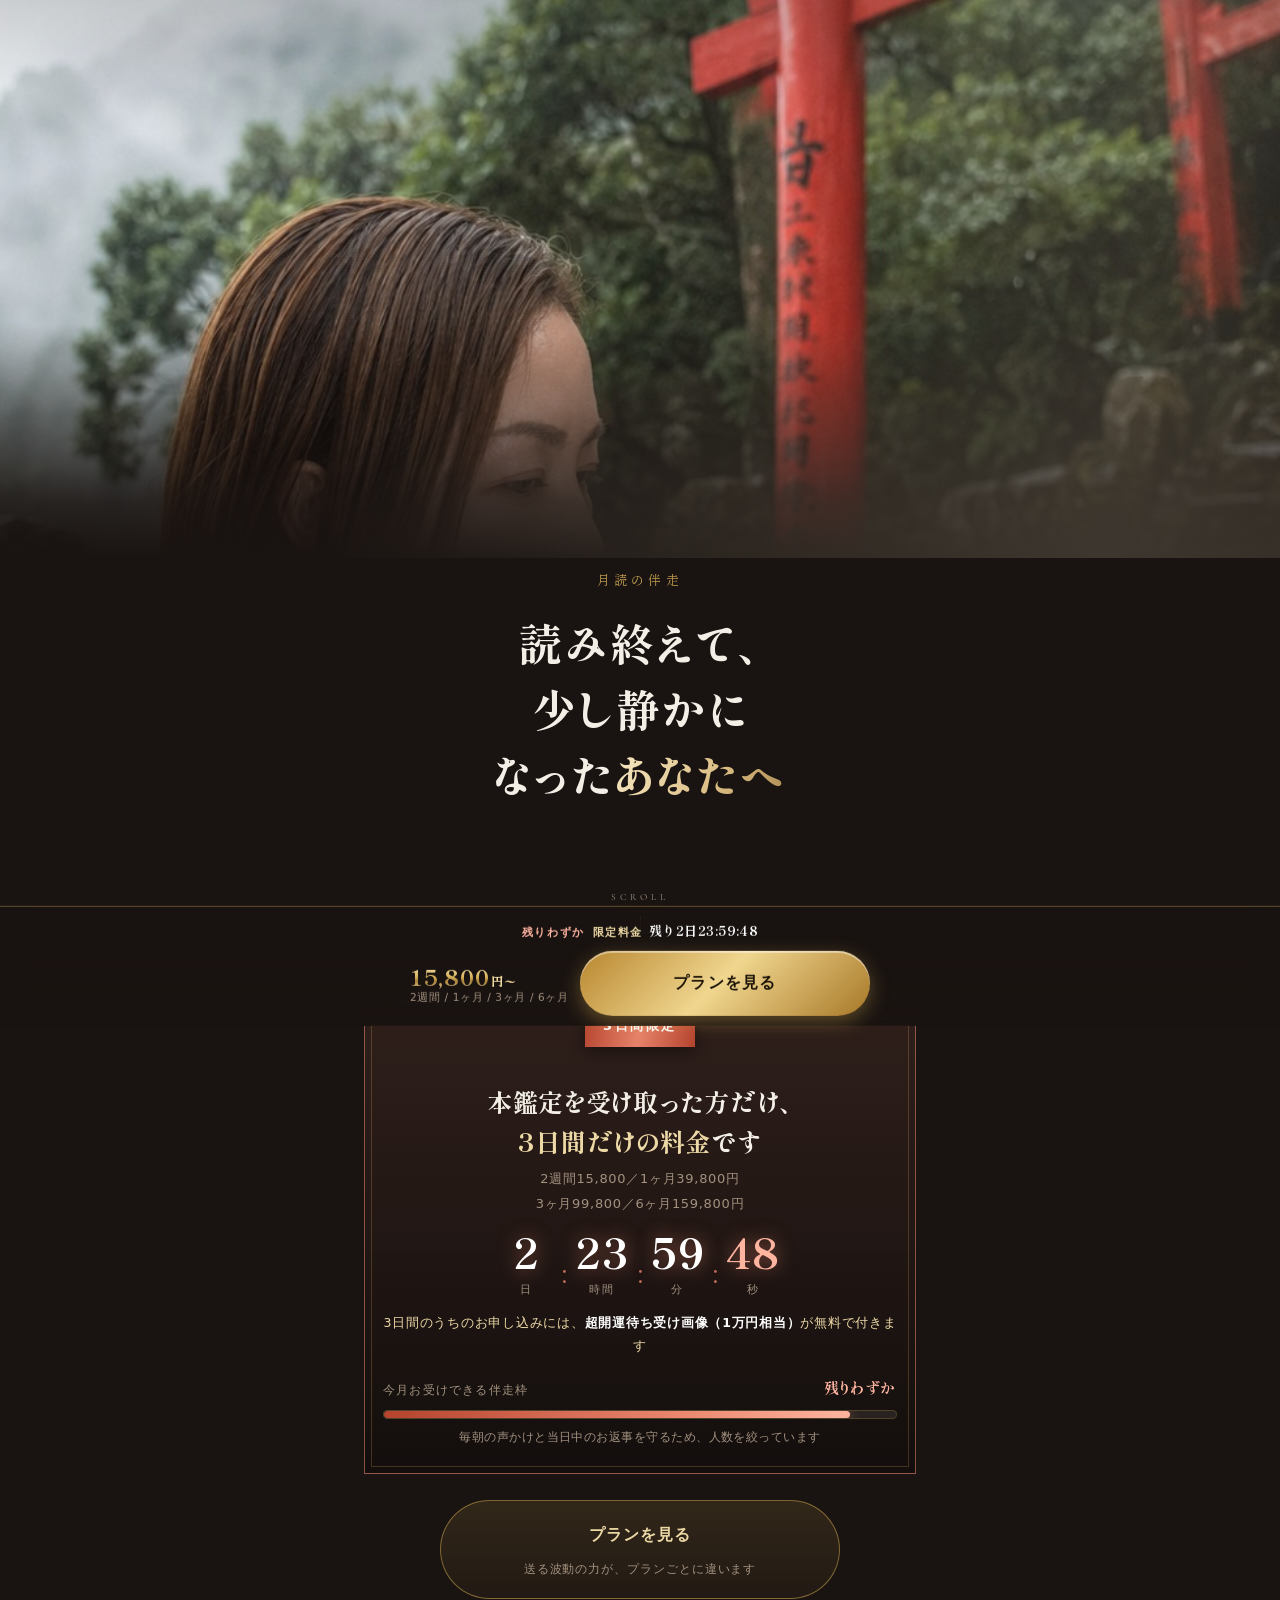
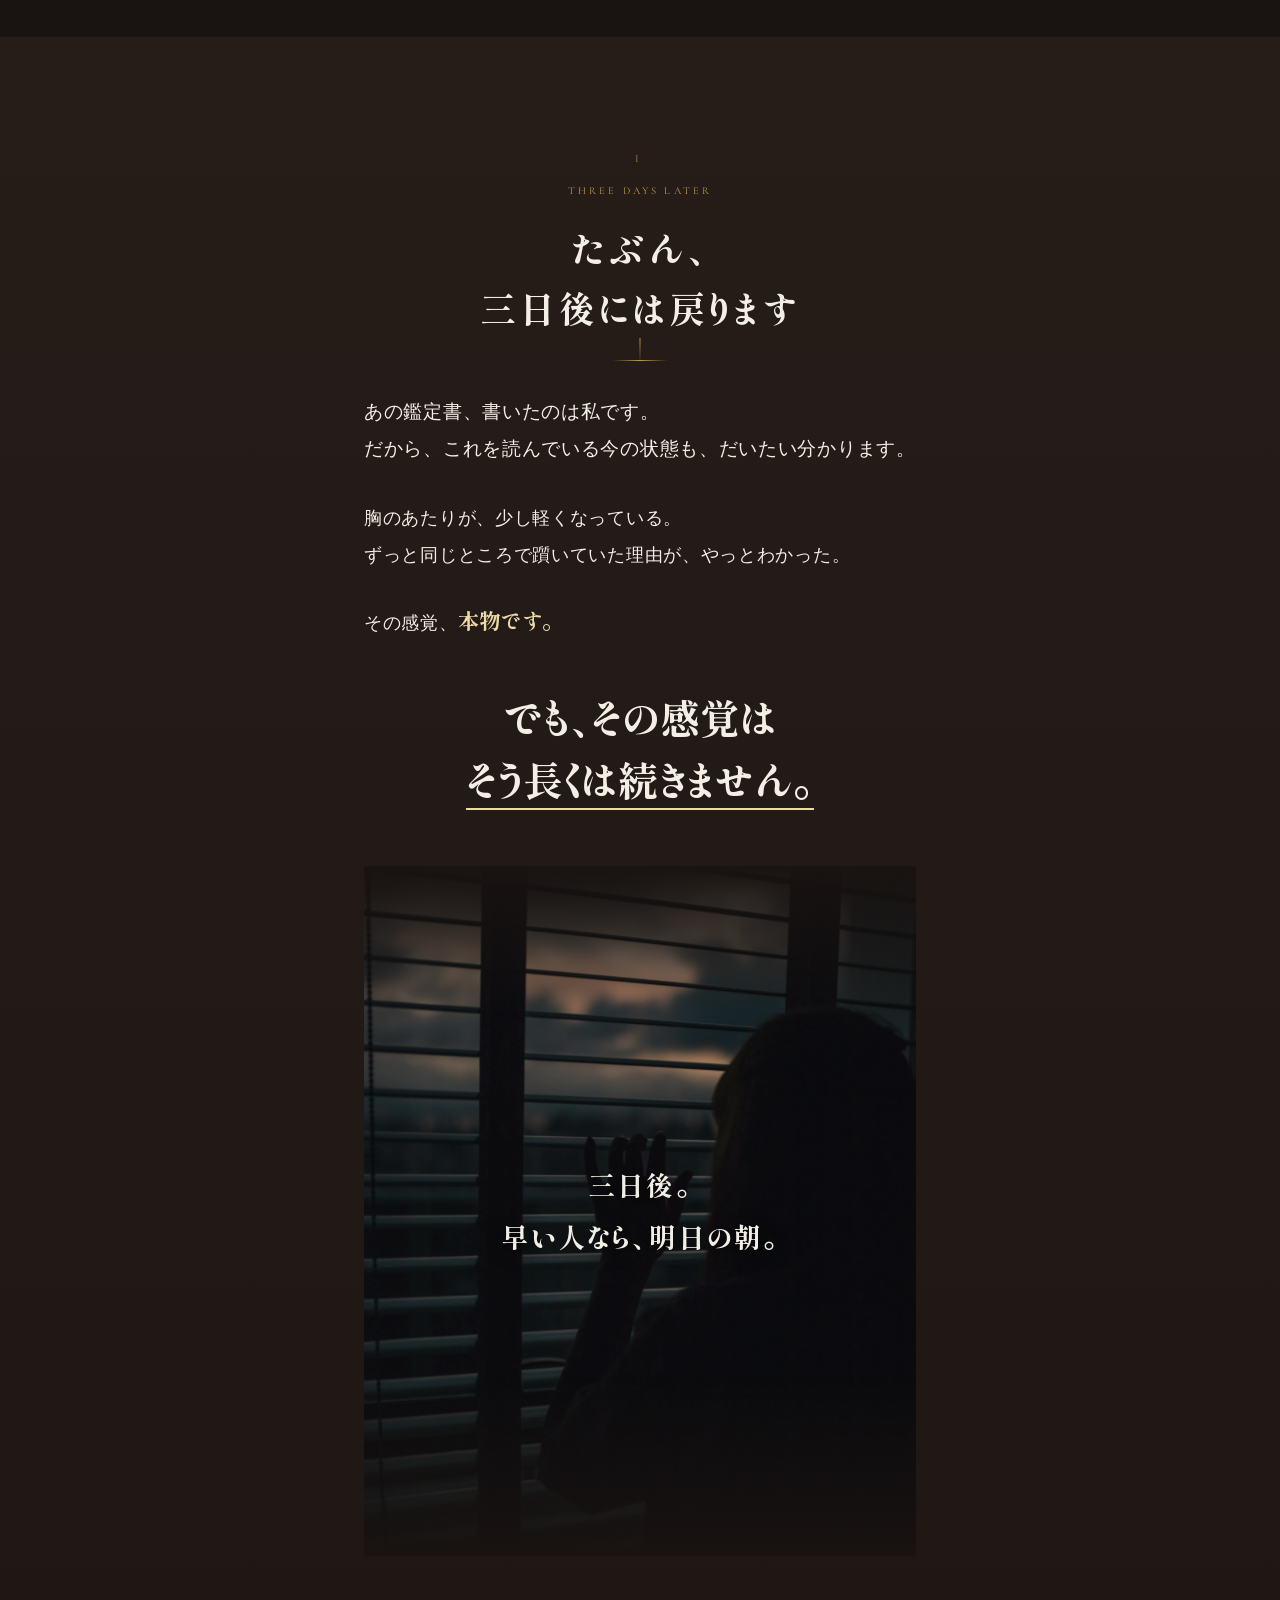
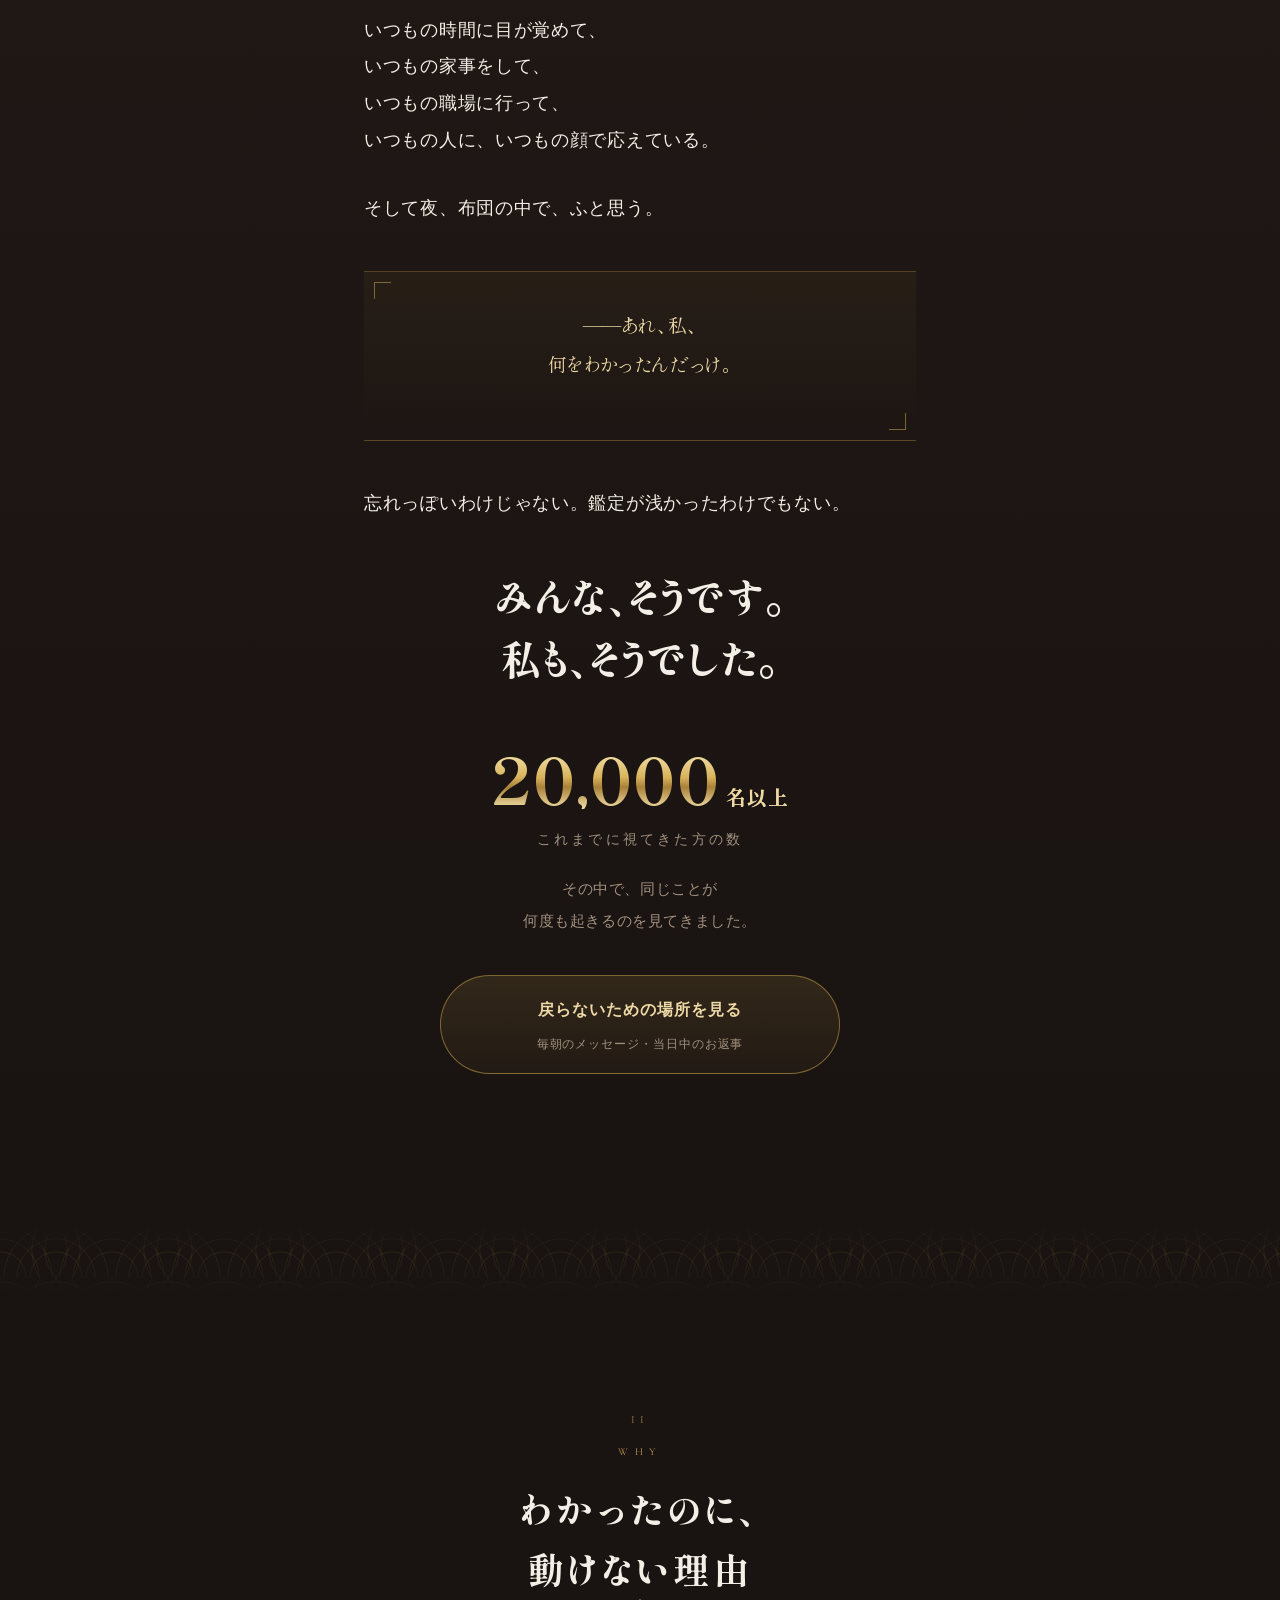
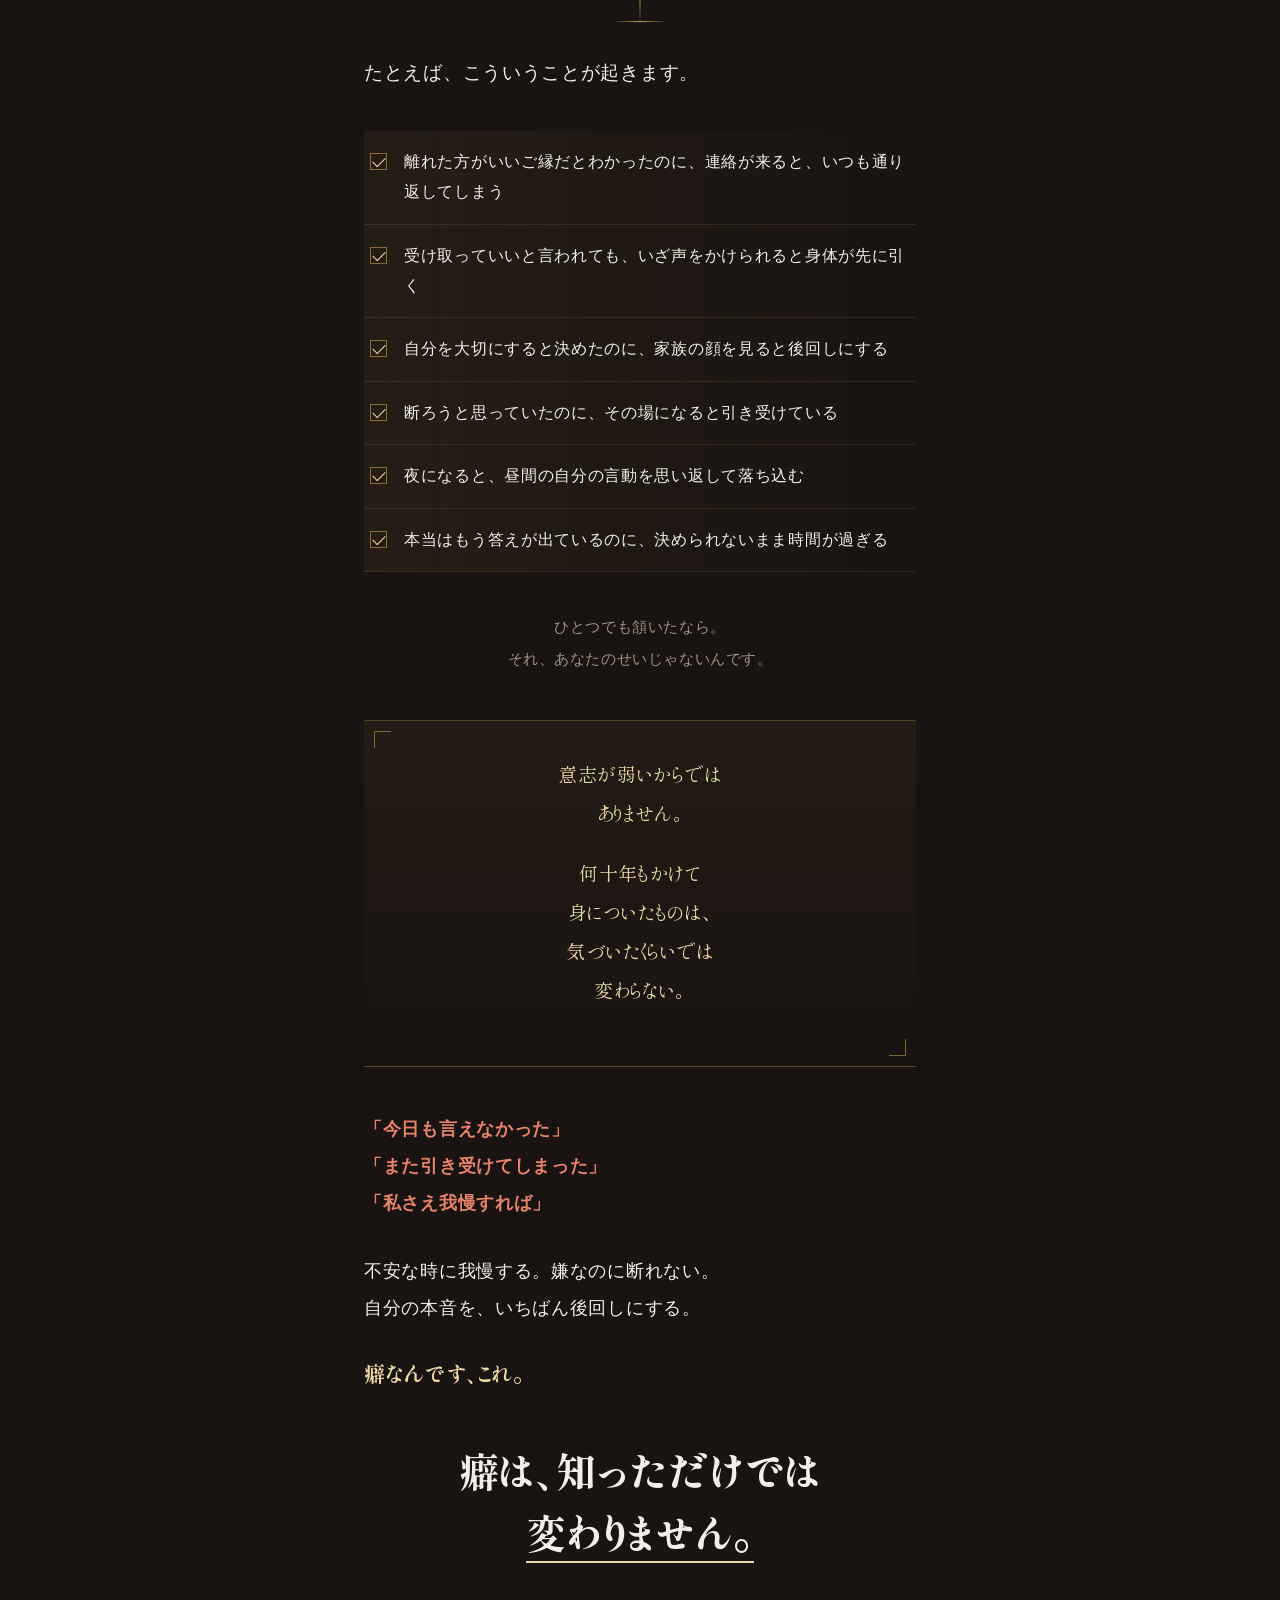
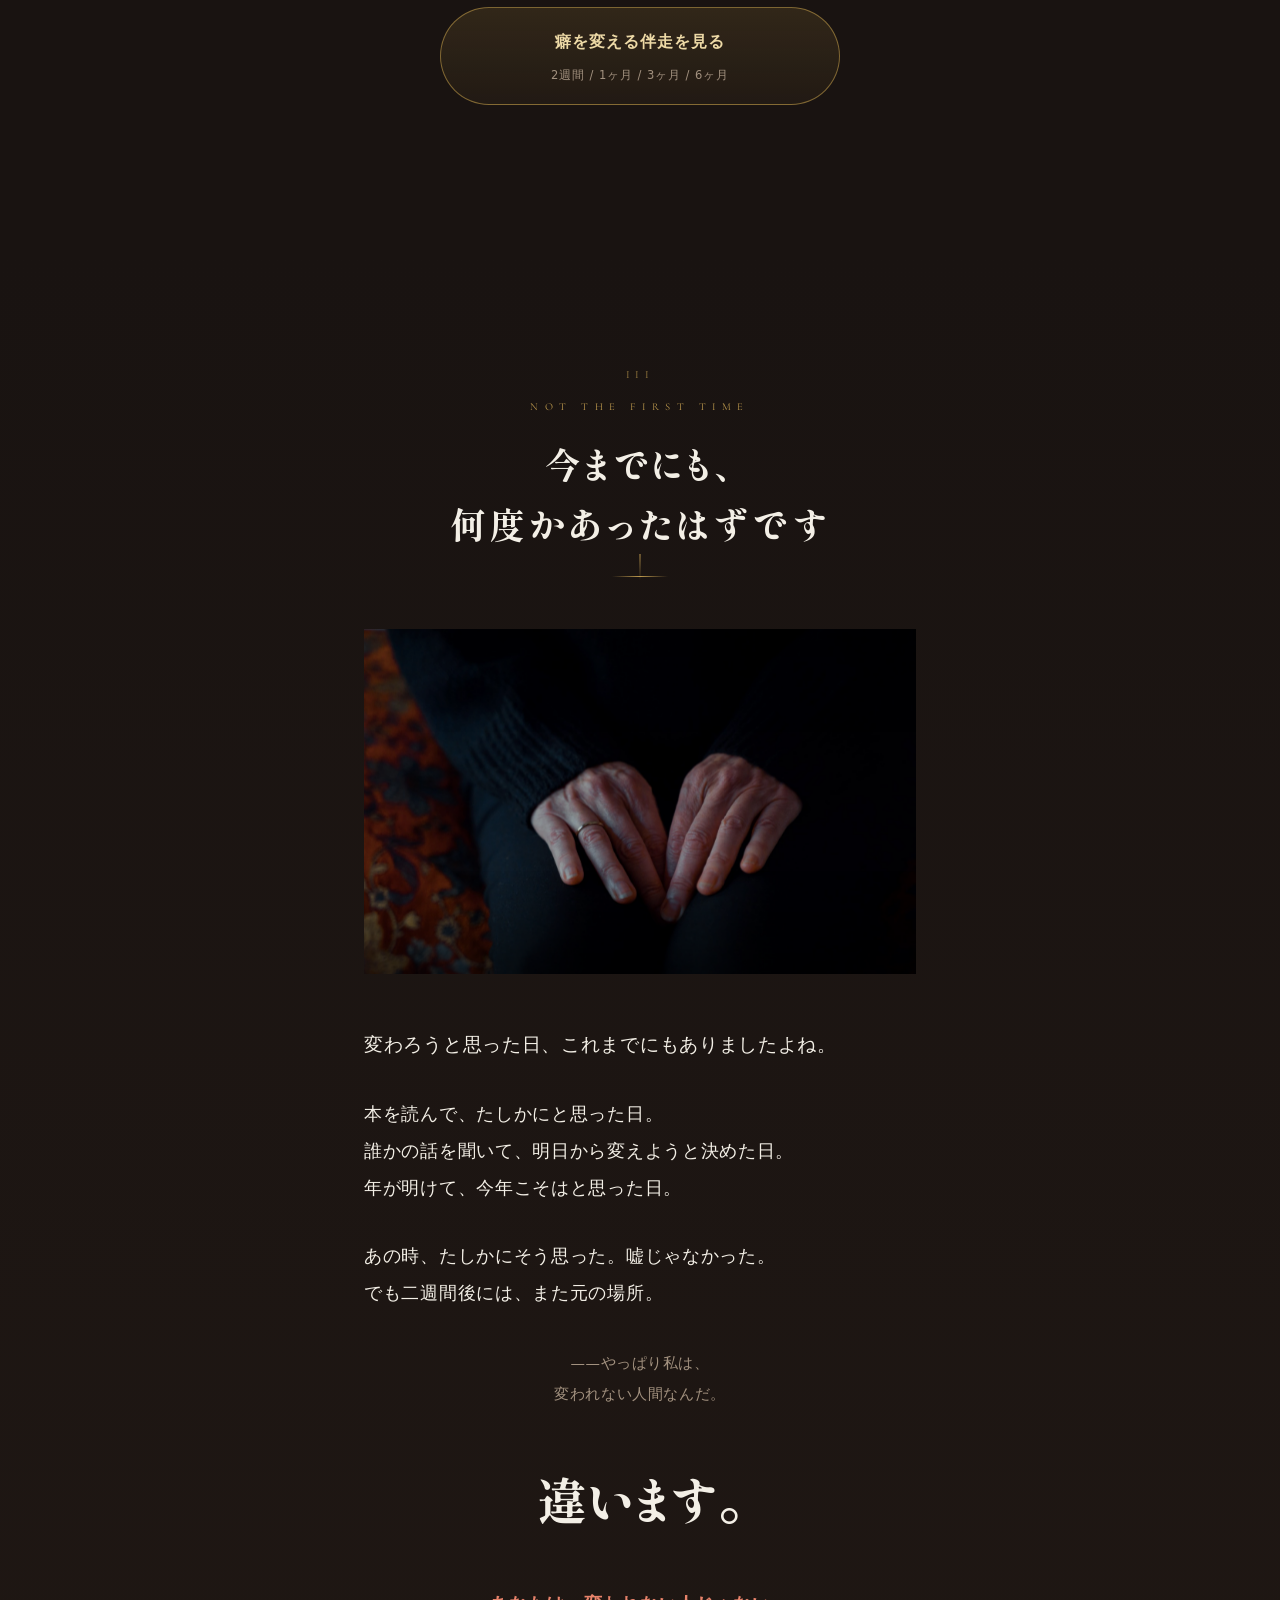
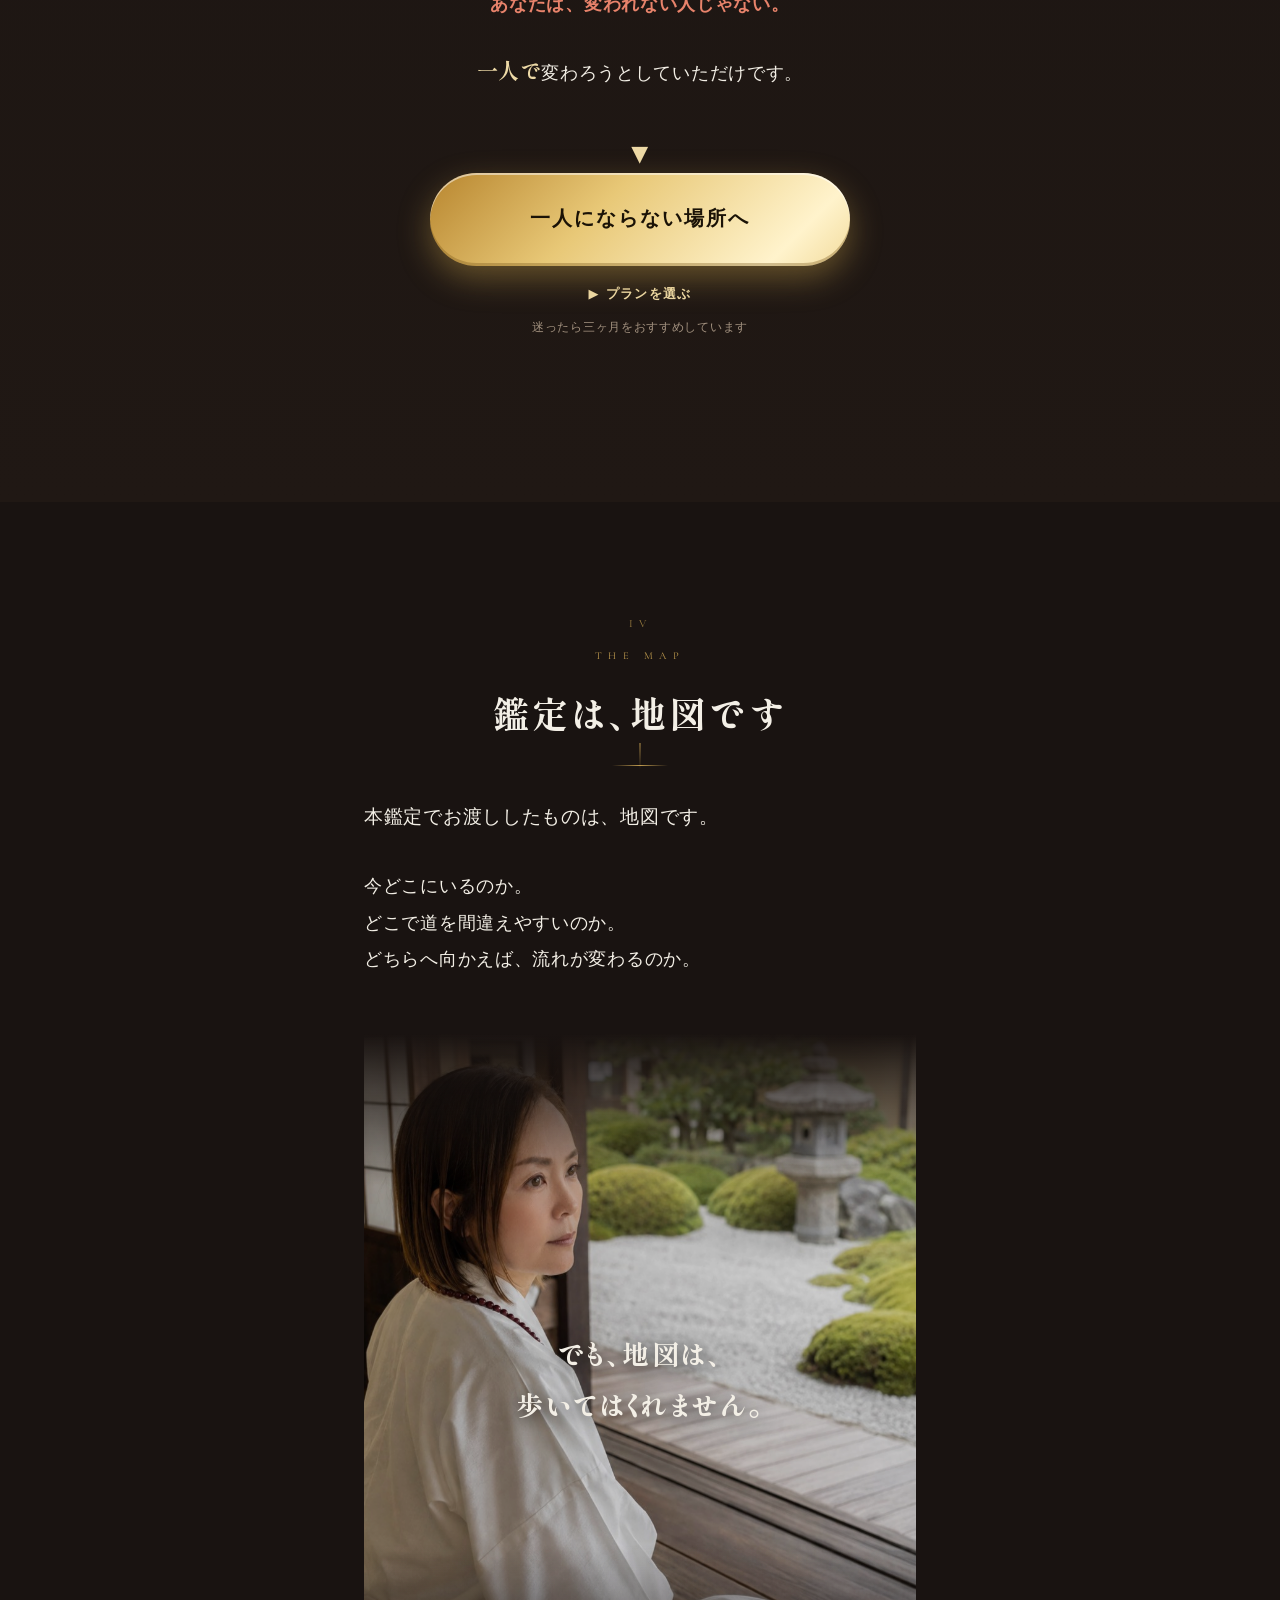
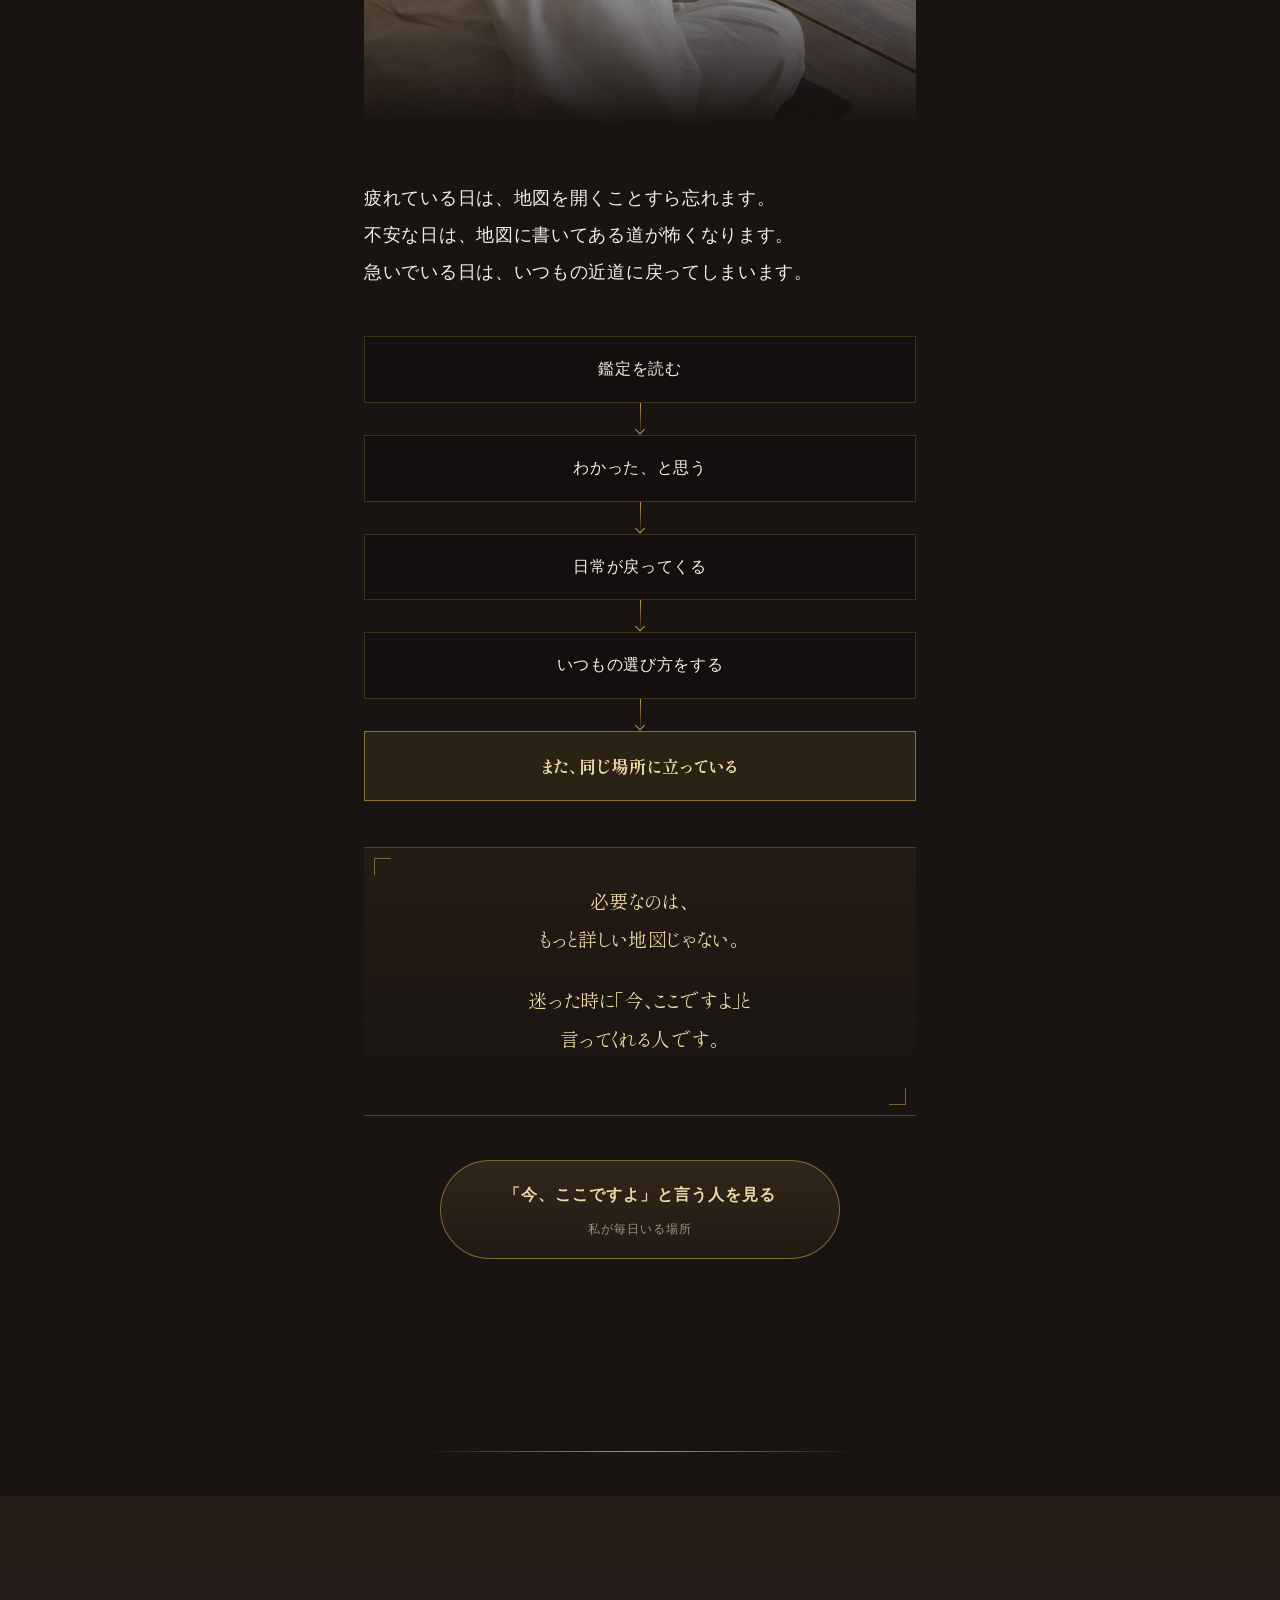
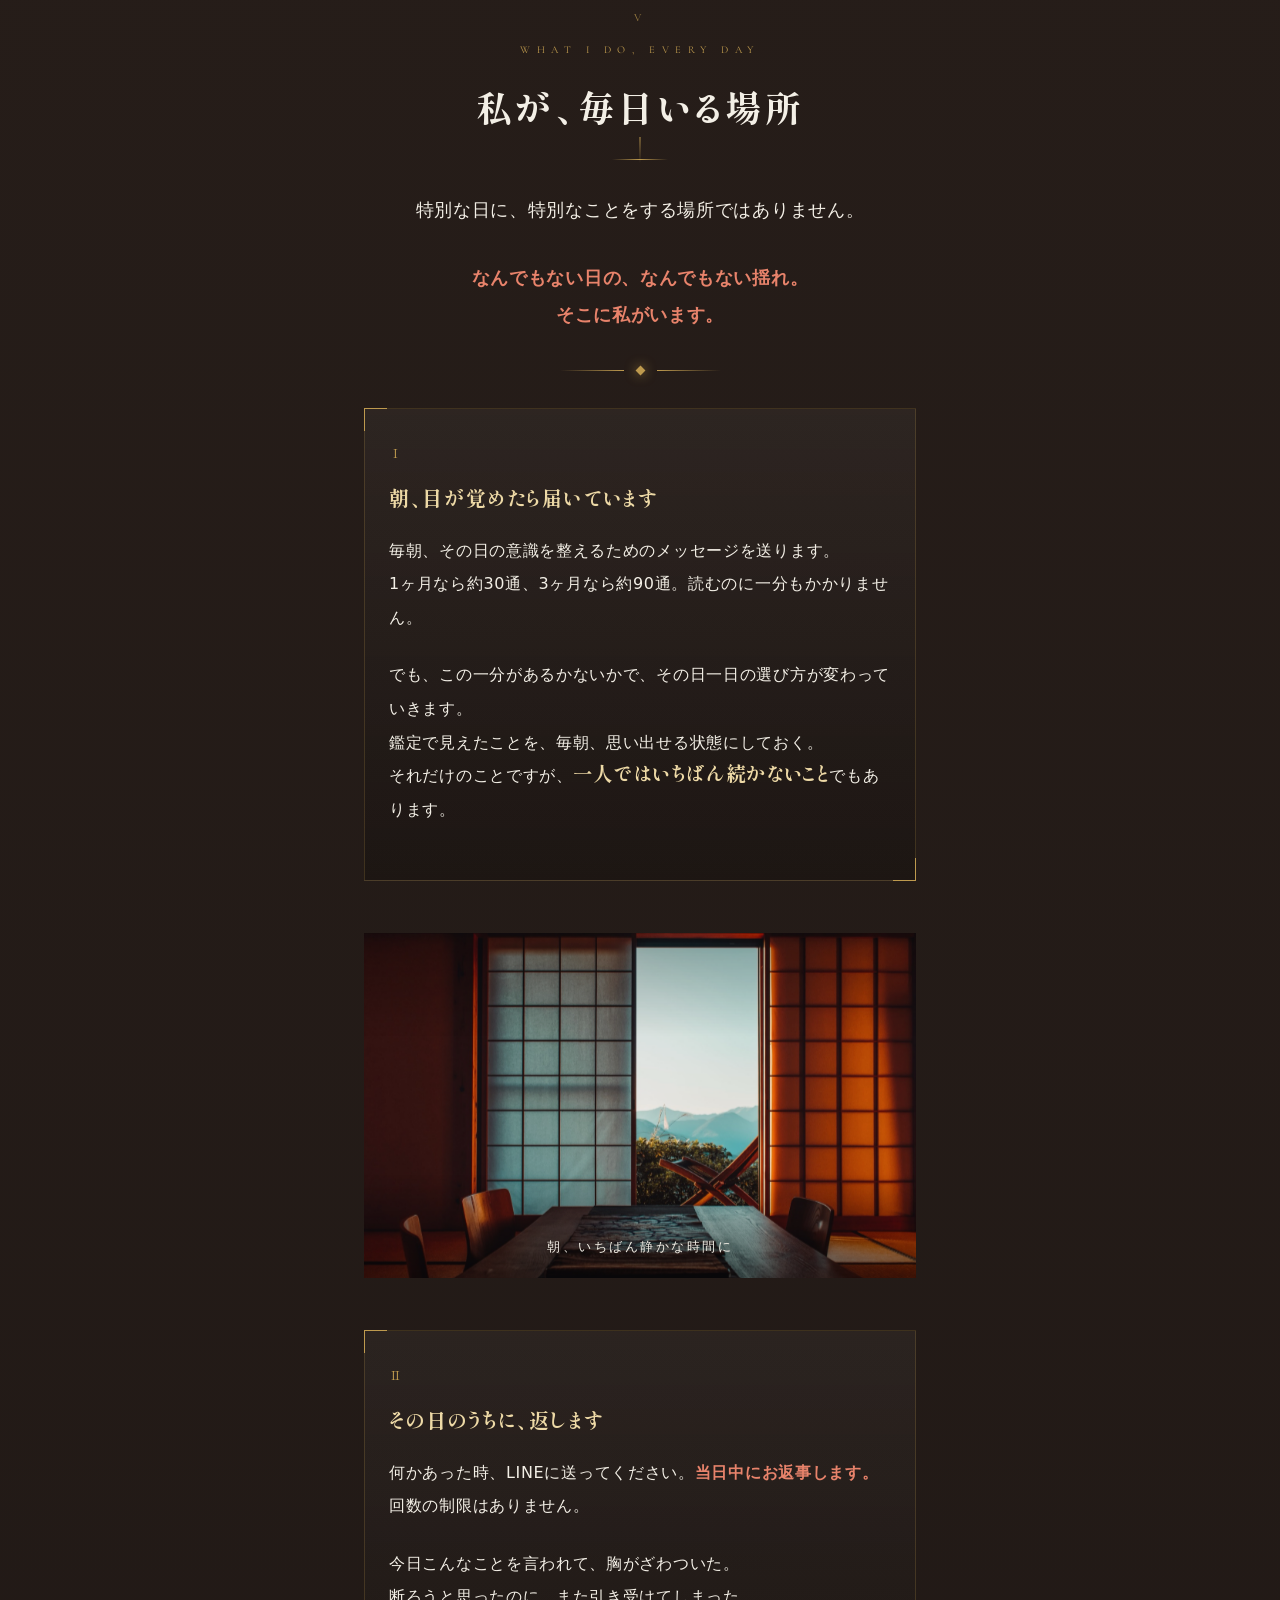
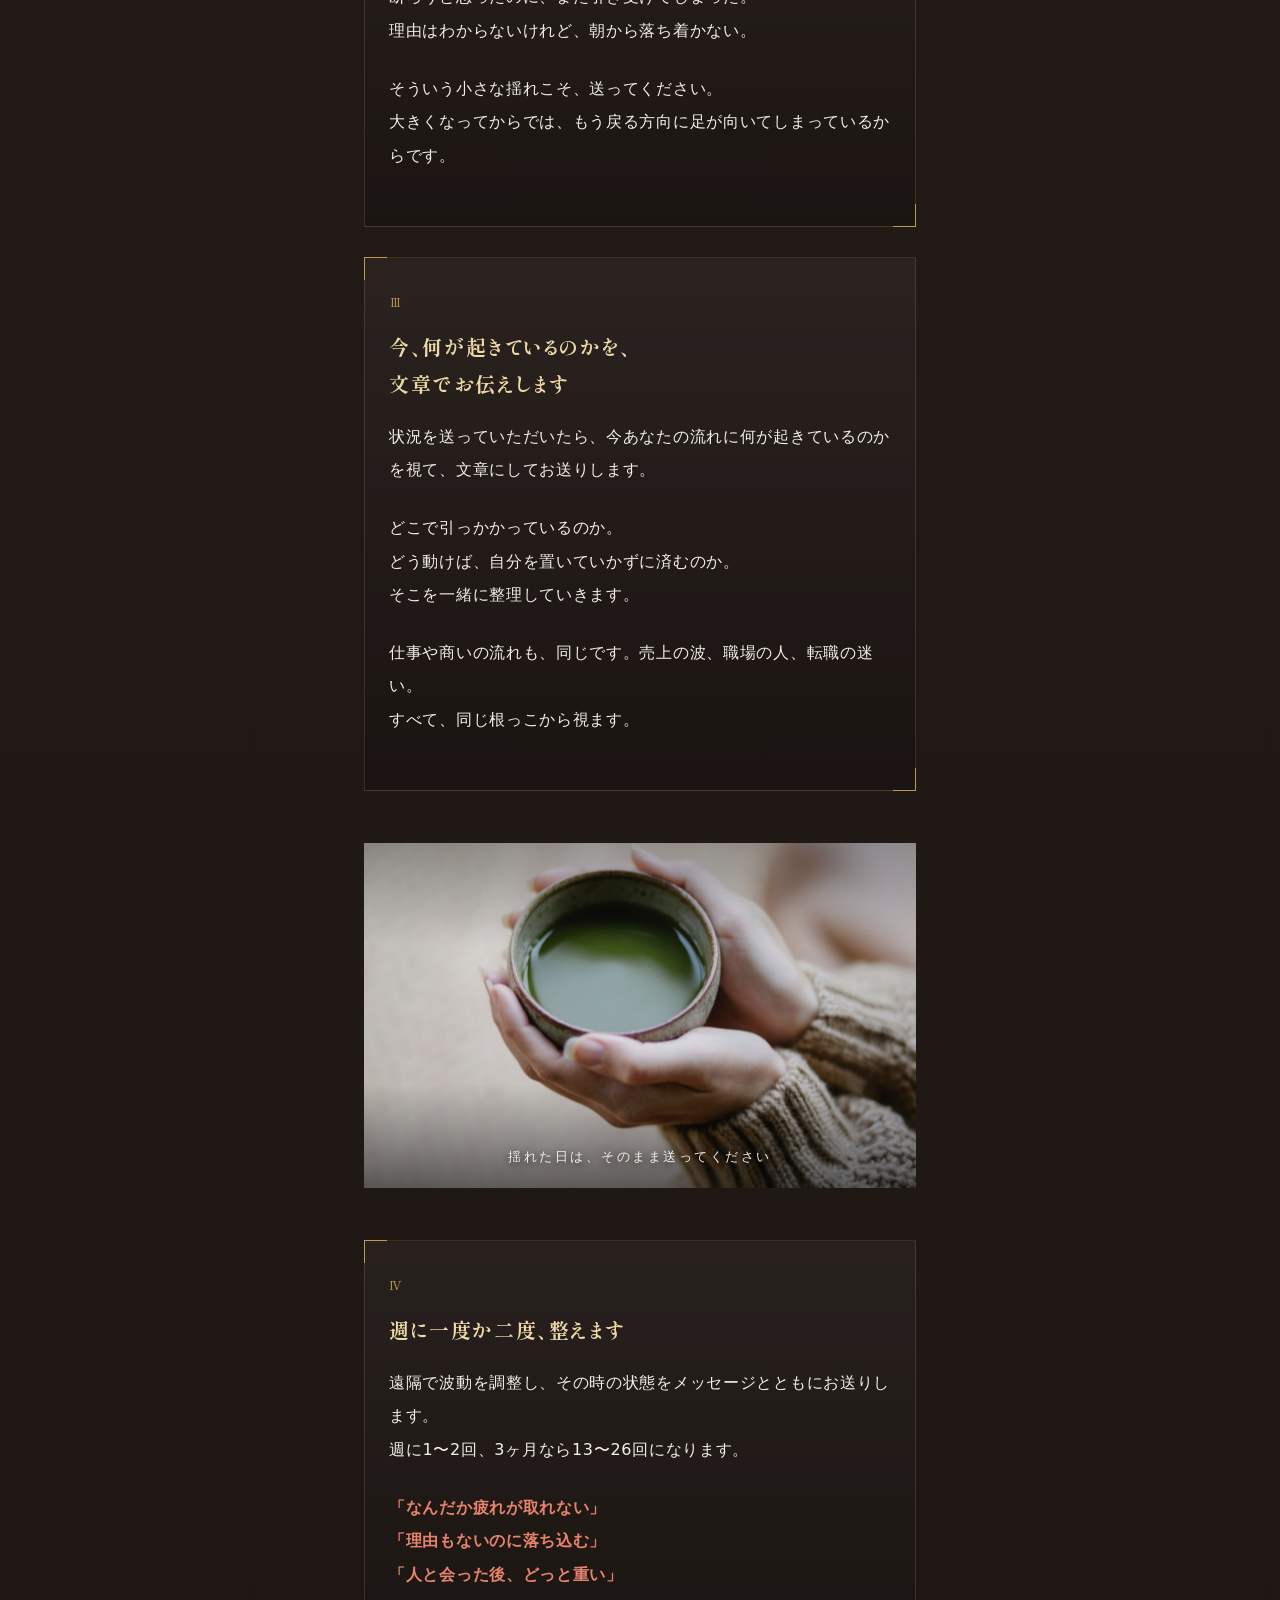
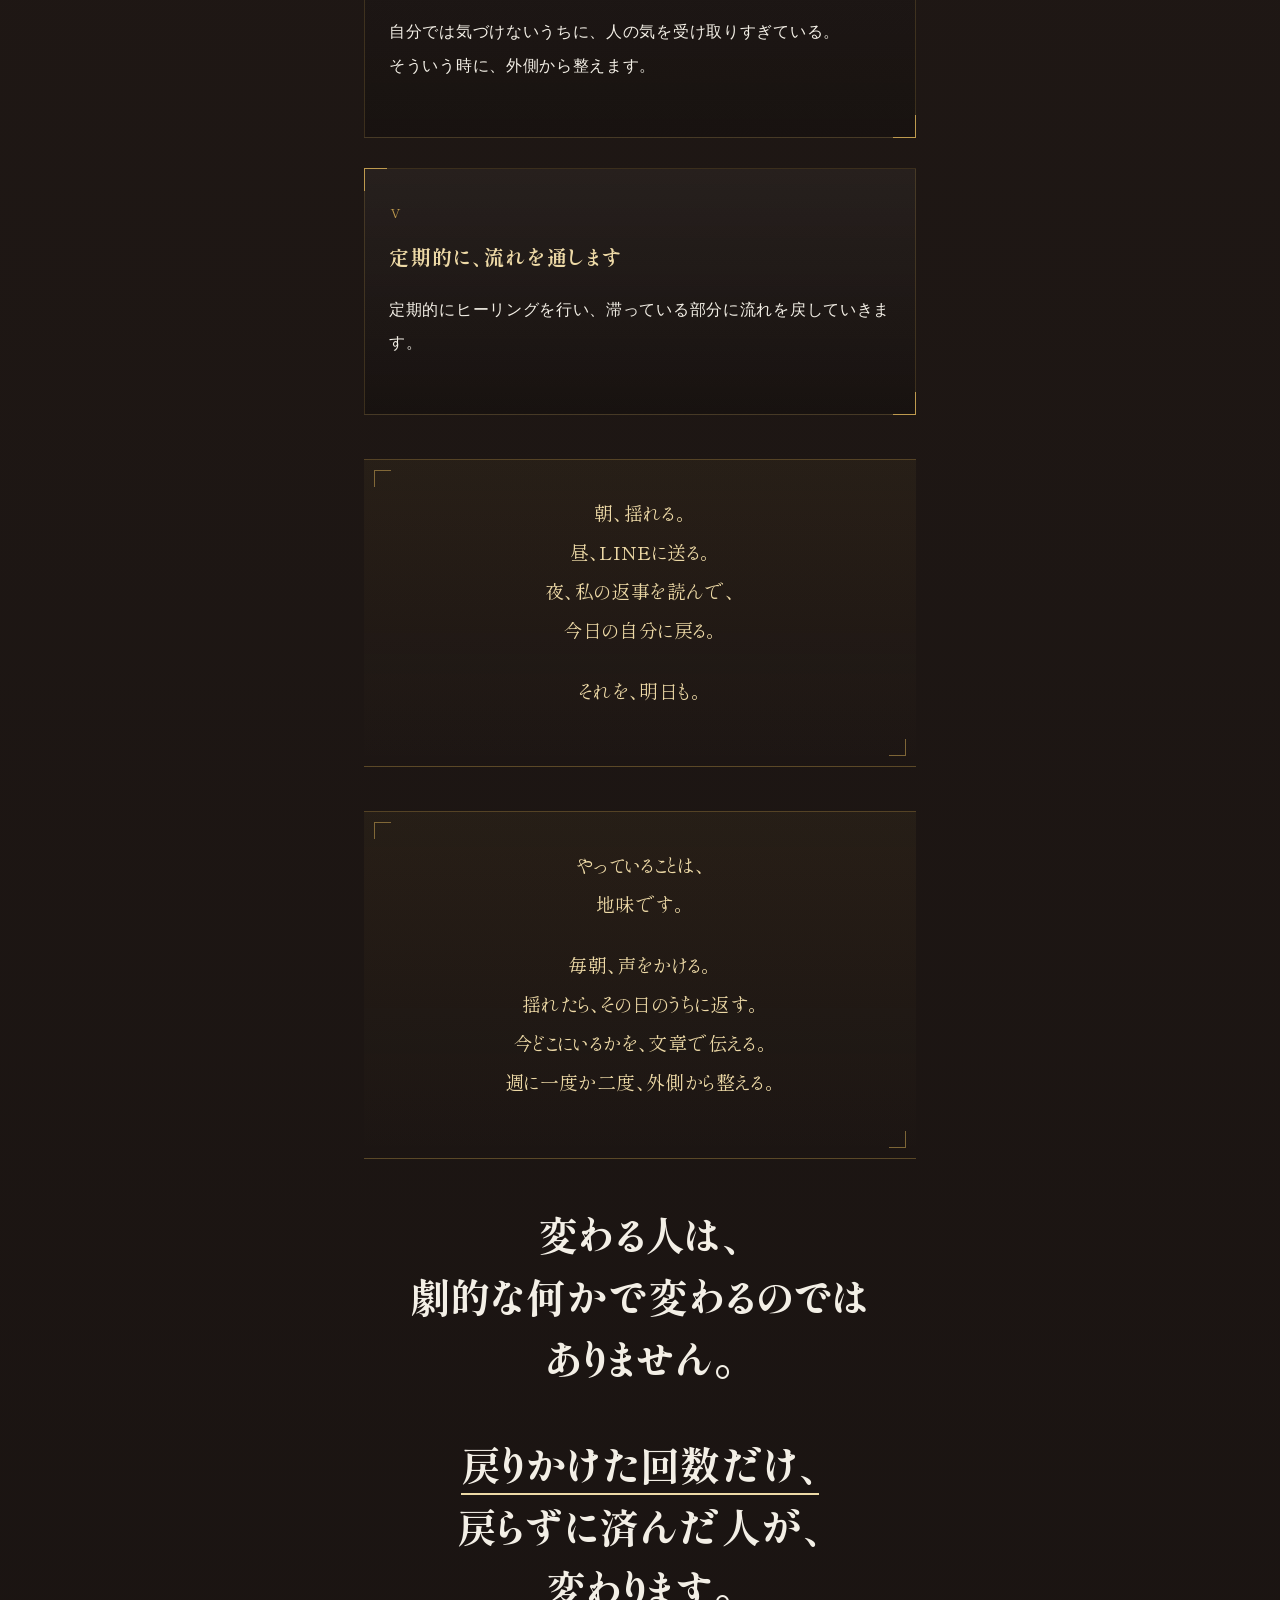
<file: bansou/index.html>
<!doctype html>
<html lang="ja">
<head>
<meta charset="utf-8">
<meta name="viewport" content="width=device-width, initial-scale=1, viewport-fit=cover">
<meta name="robots" content="noindex">
<meta name="theme-color" content="#191311">
<title>月読の伴走｜本鑑定を受け取ったあなたへ</title>
<link rel="preconnect" href="https://fonts.googleapis.com">
<link rel="preconnect" href="https://fonts.gstatic.com" crossorigin>
<link href="https://fonts.googleapis.com/css2?family=Shippori+Mincho+B1:wght@400;600;700;800&family=Cormorant+Garamond:wght@300;500;600&display=swap" rel="stylesheet">
<link rel="stylesheet" href="../assets/lp.css?v=202609102219">
<style>
/* ===== アカウント別トークン：みづき／伴走（焦茶×金） ===== */
:root{
  /* 表示速度（2026-10-09）: 本文ゴシックのWebフォントを廃止しHiragino Sansへ。約1MB削減。
     見出しの明朝（Shippori Mincho B1）は世界観の核なので維持する。 */
  --sans:"Hiragino Sans","Hiragino Kaku Gothic ProN","Yu Gothic Medium","Yu Gothic",system-ui,sans-serif;
  --bg:#191311; --bg2:#261D19; --bg3:#201814;
  --gold:#BE9A4E; --gold-hi:#EDD9A6; --gold-lo:#8A6E32;
  --paper:#F3EFE6; --mute:#A2917F; --shu:#E8836B;
  --kon:#4A2B1F; --rose:#B5542E; --wis:#8A6A3B;
}
body{line-height:2.1;letter-spacing:.04em}
</style>
</head>
<!-- 限定料金：本鑑定お届け後の初回閲覧から72時間。通常価格は要確認（未確定のため表示していない） -->
<body data-deadline-key="mizuki_bansou" data-deadline-hours="72">

<div class="prog" aria-hidden="true"><i id="progbar"></i></div>

<!-- ============ HERO ============ -->
<header class="hero">
  <div class="hero-person">
    <img src="../img/b_hero.jpg" alt="鳥居の前で祈るみづき" fetchpriority="high">
    <div class="hero-flare" aria-hidden="true"></div>
  </div>
  <div class="particles" aria-hidden="true" id="particles"></div>
  <div class="hero-copy">
    <div class="lead rv">月読の伴走</div>
    <h1 class="lines"><span class="ln">読み終えて、</span><br><span class="ln">少し静かに</span><br><span class="ln">なった<span class="gg">あなたへ</span></span></h1>
    <div class="tag rv">本鑑定を受け取った方だけが読めるページです</div>
    <div class="scrollcue rv"><span class="lat">SCROLL</span><i></i></div>
  </div>
</header>

<!-- 3日間限定（冒頭） -->
<div class="limited">
  <div class="limbox rv">
    <span class="lt">3日間限定</span>
    <div class="lh">本鑑定を受け取った方だけ、<br><span class="g">3日間だけの料金</span>です</div>
    <div class="ld">2週間15,800／1ヶ月39,800円<br>3ヶ月99,800／6ヶ月159,800円</div>
    <div class="cd" aria-label="残り時間">
      <div class="u"><b data-d>-</b><i>日</i></div><div class="sep">:</div>
      <div class="u"><b data-h>--</b><i>時間</i></div><div class="sep">:</div>
      <div class="u"><b data-m>--</b><i>分</i></div><div class="sep">:</div>
      <div class="u s"><b data-s>--</b><i>秒</i></div>
    </div>
    <div class="cd-expired">この料金でのご案内は終了しました。<br>ご希望の方は、LINEにそのままお送りください。</div>
    <div class="ln2">3日間のうちのお申し込みには、<b style="color:#fff">超開運待ち受け画像（1万円相当）</b>が無料で付きます</div>
    <div class="stock">
      <div class="sl"><span>今月お受けできる伴走枠</span><b>残りわずか</b></div>
      <div class="bar"><i style="--fill:91%"></i></div>
      <div class="sn">毎朝の声かけと当日中のお返事を守るため、人数を絞っています</div>
    </div>
  </div>
</div>

<a class="minicta rv" href="#plan" style="margin-top:26px">プランを見る<span class="s">送る波動の力が、プランごとに違います</span></a>


<!-- ============ I 予言 ============ -->
<section class="s-ai">
  <div class="wrap">
    <div class="chapno">I</div>
    <div class="eyebrow lat">Three days later</div>
    <h2 class="lines"><span class="ln">たぶん、</span><br><span class="ln">三日後には戻ります</span></h2>
    <div class="gline"></div>

    <div class="stag">
      <p class="lead-p">あの鑑定書、書いたのは私です。<br>だから、これを読んでいる今の状態も、だいたい分かります。</p>
      <p>胸のあたりが、少し軽くなっている。<br>ずっと同じところで躓いていた理由が、やっとわかった。</p>
      <p>その感覚、<span class="ew">本物です。</span></p>
    </div>

    <div class="big rv-b">でも、その感覚は<br><span class="wipe">そう長くは続きません。</span></div>

    <div class="ph-full px rv-s">
      <img src="../img/woman_02.jpg" alt="窓辺に佇む人" loading="lazy" decoding="async">
      <div class="ov rv-b">三日後。<br>早い人なら、明日の朝。</div>
    </div>

    <div class="stag">
      <p>いつもの時間に目が覚めて、<br>いつもの家事をして、<br>いつもの職場に行って、<br>いつもの人に、いつもの顔で応えている。</p>
      <p>そして夜、布団の中で、ふと思う。</p>
    </div>

    <div class="quote rv-b">
      <p>——あれ、私、<br>何をわかったんだっけ。</p>
    </div>

    <div class="stag">
      <p>忘れっぽいわけじゃない。鑑定が浅かったわけでもない。</p>
    </div>
    <div class="big rv-b">みんな、そうです。<br>私も、そうでした。</div>

    <div class="stat rv" style="margin-top:56px">
      <div class="num"><span data-count="20000">0</span><span class="unit">名以上</span></div>
      <div class="lbl">これまでに視てきた方の数</div>
      <p class="whisper" style="margin:20px 0 0">その中で、同じことが<br>何度も起きるのを見てきました。</p>
    </div>

    <a class="minicta rv" href="#plan">戻らないための場所を見る<span class="s">毎朝のメッセージ・当日中のお返事</span></a>
  </div>
</section>

<div class="band" aria-hidden="true"></div>

<!-- ============ II なぜ戻るのか ============ -->
<section class="s-dark">
  <div class="wrap">
    <div class="chapno">II</div>
    <div class="eyebrow lat">Why</div>
    <h2 class="lines"><span class="ln">わかったのに、</span><br><span class="ln">動けない理由</span></h2>
    <div class="gline"></div>

    <div class="rv"><p class="lead-p">たとえば、こういうことが起きます。</p></div>

    <ul class="chk rv">
      <li>離れた方がいいご縁だとわかったのに、連絡が来ると、いつも通り返してしまう</li>
      <li>受け取っていいと言われても、いざ声をかけられると身体が先に引く</li>
      <li>自分を大切にすると決めたのに、家族の顔を見ると後回しにする</li>
      <li>断ろうと思っていたのに、その場になると引き受けている</li>
      <li>夜になると、昼間の自分の言動を思い返して落ち込む</li>
      <li>本当はもう答えが出ているのに、決められないまま時間が過ぎる</li>
    </ul>

    <div class="whisper rv">ひとつでも頷いたなら。<br>それ、あなたのせいじゃないんです。</div>

    <div class="quote stag">
      <p>意志が弱いからでは<br>ありません。</p>
      <p>何十年もかけて<br>身についたものは、<br>気づいたくらいでは<br>変わらない。</p>
    </div>

    <div class="stag">
      <p><span class="shu">「今日も言えなかった」</span><br><span class="shu">「また引き受けてしまった」</span><br><span class="shu">「私さえ我慢すれば」</span></p>
      <p>不安な時に我慢する。嫌なのに断れない。<br>自分の本音を、いちばん後回しにする。</p>
      <p><span class="ew">癖なんです、これ。</span></p>
    </div>
    <div class="big rv-b">癖は、知っただけでは<br><span class="wipe">変わりません。</span></div>

    <a class="minicta rv" href="#plan">癖を変える伴走を見る<span class="s">2週間 / 1ヶ月 / 3ヶ月 / 6ヶ月</span></a>
  </div>
</section>

<!-- ============ III 初めてではない ============ -->
<section class="s-ai-r">
  <div class="wrap">
    <div class="chapno">III</div>
    <div class="eyebrow lat">Not the first time</div>
    <h2 class="lines"><span class="ln">今までにも、</span><br><span class="ln">何度かあったはずです</span></h2>
    <div class="gline"></div>

    <div class="ph wide px rv-s">
      <img src="../img/hands_01.jpg" alt="膝の上で組まれた手" loading="lazy" decoding="async">
    </div>

    <div class="stag">
      <p class="lead-p">変わろうと思った日、これまでにもありましたよね。</p>
      <p>本を読んで、たしかにと思った日。<br>誰かの話を聞いて、明日から変えようと決めた日。<br>年が明けて、今年こそはと思った日。</p>
      <p>あの時、たしかにそう思った。嘘じゃなかった。<br>でも二週間後には、また元の場所。</p>
    </div>

    <div class="whisper rv">——やっぱり私は、<br>変われない人間なんだ。</div>

    <div class="big xl rv-b">違います。</div>

    <div class="stag">
      <p class="tc"><strong>あなたは、変われない人じゃない。</strong></p>
      <p class="tc"><span class="ew">一人で</span>変わろうとしていただけです。</p>
    </div>

    <a class="cta rv" href="#plan">
      <span class="arrow">▼</span>
      <span class="btn">一人にならない場所へ</span>
      <span class="sub">▶ プランを選ぶ</span>
      <span class="micro">迷ったら三ヶ月をおすすめしています</span>
    </a>
  </div>
</section>

<!-- ============ IV 地図 ============ -->
<section class="s-dark">
  <div class="wrap">
    <div class="chapno">IV</div>
    <div class="eyebrow lat">The map</div>
    <h2 class="lines"><span class="ln">鑑定は、地図です</span></h2>
    <div class="gline"></div>

    <div class="stag">
      <p class="lead-p">本鑑定でお渡ししたものは、地図です。</p>
      <p>今どこにいるのか。<br>どこで道を間違えやすいのか。<br>どちらへ向かえば、流れが変わるのか。</p>
    </div>

    <div class="ph-full px rv-s">
      <img src="../img/b_wide.jpg" alt="縁側から庭を見るみづき" loading="lazy" decoding="async">
      <div class="ov rv-b">でも、地図は、<br>歩いてはくれません。</div>
    </div>

    <div class="stag">
      <p>疲れている日は、地図を開くことすら忘れます。<br>不安な日は、地図に書いてある道が怖くなります。<br>急いでいる日は、いつもの近道に戻ってしまいます。</p>
    </div>

    <div class="flow stag">
      <div class="fi">鑑定を読む</div>
      <div class="fa"></div>
      <div class="fi">わかった、と思う</div>
      <div class="fa"></div>
      <div class="fi">日常が戻ってくる</div>
      <div class="fa"></div>
      <div class="fi">いつもの選び方をする</div>
      <div class="fa"></div>
      <div class="fi last">また、同じ場所に立っている</div>
    </div>

    <div class="quote stag">
      <p>必要なのは、<br>もっと詳しい地図じゃない。</p>
      <p>迷った時に「今、ここですよ」と<br>言ってくれる人です。</p>
    </div>

    <a class="minicta rv" href="#plan">「今、ここですよ」と言う人を見る<span class="s">私が毎日いる場所</span></a>
  </div>
</section>

<div class="wrap"><div class="growline"></div></div>

<!-- ============ V 伴走の実像 ============ -->
<section class="s-ai">
  <div class="wrap">
    <div class="chapno">V</div>
    <div class="eyebrow lat">What I do, every day</div>
    <h2 class="lines"><span class="ln">私が、毎日いる場所</span></h2>
    <div class="gline"></div>

    <div class="stag">
      <p class="tc">特別な日に、特別なことをする場所ではありません。</p>
      <p class="tc"><strong>なんでもない日の、なんでもない揺れ。<br>そこに私がいます。</strong></p>
    </div>

    <div class="orn" aria-hidden="true"><i></i></div>

    <div class="dev rv">
      <div class="no lat">Ⅰ</div>
      <h3>朝、目が覚めたら届いています</h3>
      <p>毎朝、その日の意識を整えるためのメッセージを送ります。<br>1ヶ月なら約30通、3ヶ月なら約90通。読むのに一分もかかりません。</p>
      <p>でも、この一分があるかないかで、その日一日の選び方が変わっていきます。<br>鑑定で見えたことを、毎朝、思い出せる状態にしておく。<br>それだけのことですが、<span class="ew">一人ではいちばん続かないこと</span>でもあります。</p>
    </div>

    <div class="ph wide px rv-s">
      <img src="../img/window_01.jpg" alt="障子越しの朝の光" loading="lazy" decoding="async">
      <div class="cap">朝、いちばん静かな時間に</div>
    </div>

    <div class="dev rv">
      <div class="no lat">Ⅱ</div>
      <h3>その日のうちに、返します</h3>
      <p>何かあった時、LINEに送ってください。<strong>当日中にお返事します。</strong>回数の制限はありません。</p>
      <p>今日こんなことを言われて、胸がざわついた。<br>断ろうと思ったのに、また引き受けてしまった。<br>理由はわからないけれど、朝から落ち着かない。</p>
      <p>そういう小さな揺れこそ、送ってください。<br>大きくなってからでは、もう戻る方向に足が向いてしまっているからです。</p>
    </div>

    <div class="dev rv">
      <div class="no lat">Ⅲ</div>
      <h3>今、何が起きているのかを、<br>文章でお伝えします</h3>
      <p>状況を送っていただいたら、今あなたの流れに何が起きているのかを視て、文章にしてお送りします。</p>
      <p>どこで引っかかっているのか。<br>どう動けば、自分を置いていかずに済むのか。<br>そこを一緒に整理していきます。</p>
      <p>仕事や商いの流れも、同じです。売上の波、職場の人、転職の迷い。<br>すべて、同じ根っこから視ます。</p>
    </div>

    <div class="ph wide px rv-s">
      <img src="../img/hands_02.jpg" alt="温かいものを持つ手" loading="lazy" decoding="async">
      <div class="cap">揺れた日は、そのまま送ってください</div>
    </div>

    <div class="dev rv">
      <div class="no lat">Ⅳ</div>
      <h3>週に一度か二度、整えます</h3>
      <p>遠隔で波動を調整し、その時の状態をメッセージとともにお送りします。<br>週に1〜2回、3ヶ月なら13〜26回になります。</p>
      <p><span class="shu">「なんだか疲れが取れない」</span><br><span class="shu">「理由もないのに落ち込む」</span><br><span class="shu">「人と会った後、どっと重い」</span></p>
      <p>自分では気づけないうちに、人の気を受け取りすぎている。<br>そういう時に、外側から整えます。</p>
    </div>

    <div class="dev rv">
      <div class="no lat">Ⅴ</div>
      <h3>定期的に、流れを通します</h3>
      <p>定期的にヒーリングを行い、滞っている部分に流れを戻していきます。</p>
    </div>

    <div class="quote stag">
      <p>朝、揺れる。<br>昼、LINEに送る。<br>夜、私の返事を読んで、<br>今日の自分に戻る。</p>
      <p>それを、明日も。</p>
    </div>

    <div class="quote stag">
      <p>やっていることは、<br>地味です。</p>
      <p>毎朝、声をかける。<br>揺れたら、その日のうちに返す。<br>今どこにいるかを、文章で伝える。<br>週に一度か二度、外側から整える。</p>
    </div>

    <div class="big rv-b">変わる人は、<br>劇的な何かで変わるのでは<br>ありません。</div>
    <div class="big rv-b"><span class="wipe">戻りかけた回数だけ、</span><br>戻らずに済んだ人が、<br>変わります。</div>

    <div class="peak rv">
      <div class="l1">明日の朝も、<br>その次の朝も。</div>
      <div class="l2">もう、<br><em>ひとりで戻らない。</em></div>
      <div class="l3">お受けできる人数に限りがあります。<br>埋まっている時期は、少しお待ちいただくことがあります。</div>
    </div>

    <a class="cta rv" href="#plan">
      <span class="arrow">▼</span>
      <span class="btn">伴走を受け取る</span>
      <span class="sub">▶ プランを選んでお申し込みへ</span>
      <span class="micro">3日間限定料金・待ち受け画像プレゼント付き</span>
    </a>
  </div>
</section>

<div class="band" aria-hidden="true"></div>

<!-- ============ VI 声（明） ============ -->
<section class="s-light">
  <div class="wrap">
    <div class="chapno">VI</div>
    <div class="eyebrow lat">Voices</div>
    <h2 class="lines"><span class="ln">続けた方たちのこと</span></h2>
    <div class="gline"></div>

    <div class="rv"><p class="tc">届いたLINEを、そのまま載せています。</p></div>

    <!-- 実際の感想スクショ（無加工・原寸比率のまま） -->
    <figure class="shot rv"><img src="../img/voices/b_01.jpg" alt="続けた方の感想" loading="lazy" decoding="async"></figure>
    <figure class="shot rv"><img src="../img/voices/b_02.jpg" alt="続けた方の感想" loading="lazy" decoding="async"></figure>
    <figure class="shot rv"><img src="../img/voices/b_03.jpg" alt="続けた方の感想" loading="lazy" decoding="async"></figure>

    <a class="minicta rv" href="#plan">一人で戻らない場所を見る<span class="s">プランと料金</span></a>

    <figure class="shot rv"><img src="../img/voices/b_04.jpg" alt="続けた方の感想" loading="lazy" decoding="async"></figure>
    <figure class="shot rv"><img src="../img/voices/b_05.jpg" alt="続けた方の感想" loading="lazy" decoding="async"></figure>

    <a class="cta rv" href="#plan">
      <span class="arrow">▼</span>
      <span class="btn">私も、続けてみる</span>
      <span class="sub">▶ プランを選ぶ</span>
    </a>
  </div>
</section>

<!-- ============ VII プラン ============ -->
<section class="s-ai" id="plan" data-sticky-hide>
  <div class="wrap">
    <div class="chapno">VII</div>
    <div class="eyebrow lat">How far together</div>
    <h2 class="lines"><span class="ln">どこまで、一緒にいるか</span></h2>
    <div class="gline"></div>

    <div class="stag">
      <p class="tc">プランの違いは、<br>あなたに送る<span class="ew">波動の力と深さ</span>です。</p>
      <p class="tc">毎朝のメッセージ、LINE相談、霊視ナビは<br>どのプランにもあります。<br>違うのは、波動調整とヒーリングで<br>どこまで深く、どれだけ強く送れるか。<br>期間が長いほど、届く層が深くなります。</p>
    </div>

    <div class="quote stag">
      <p>だから、値段で<br>選ばなくていいんです。</p>
      <p>あなたが、<br>どこまで行きたいかです。</p>
    </div>

    <div class="moonwrap" aria-hidden="true">
      <div class="col"><div class="m m1"><i></i></div><div class="lb">2週</div></div>
      <div class="col"><div class="m m2"><i></i></div><div class="lb">1ヶ月</div></div>
      <div class="col"><div class="m m3"><i></i></div><div class="lb">3ヶ月</div></div>
      <div class="col"><div class="m m4"><i></i></div><div class="lb">6ヶ月</div></div>
    </div>
    <div class="whisper rv" style="margin-top:-18px;font-size:14px">月が満ちていくように、<br>整っていきます</div>

    <div class="stag">
      <h3 class="tc">ひとつだけ、<br>知っておいてほしいこと</h3>
      <p>遠隔の波動調整は、一度で全部が変わるものじゃないんです。</p>
      <p>一度目は、表面のざわつきが静かになる。<br>二度目で、身体が少しゆるむ。<br>三度目、四度目と重ねていくうちに、<br>ようやく奥のほうまで届きはじめます。</p>
      <p>水を一滴垂らしても、乾いた土は湿りません。<br>でも、毎日少しずつ落としていくと、いつのまにか奥まで染みている。<br>あれと、同じです。</p>
    </div>

    <div class="quote stag">
      <p>二週間は、表面まで。<br>一ヶ月で、身体まで。<br>三ヶ月で、奥まで。<br>六ヶ月で、根っこまで。</p>
      <p>送れる<span class="ew">波動の力</span>が、<br>ここまで違います。</p>
    </div>

    <div class="crowd hot rv">
      <span class="dot"></span>
      <div>
        <div class="ct">ただいま、大変混み合っています</div>
        本鑑定を受け取った方からのお申し込みが続いており、<b>今月の枠は残りわずか</b>です。毎朝の声かけと当日中のお返事を守るため、埋まり次第、順番待ちとなります。
        <div class="stock">
          <div class="sl"><span>今月の伴走枠</span><b>売り切れ間近</b></div>
          <div class="bar"><i style="--fill:91%"></i></div>
        </div>
      </div>
    </div>


    <!-- 今だけ特典 -->
    <div class="bonus rv">
      <span class="bt">さらに、今だけ</span>
      <div class="bh">あなただけの<br>超開運待ち受け画像を、<br>プレゼントします</div>
      <div class="bw">本来 <s>1万円相当</s><br>特別な方にしか、お送りしていないものです</div>
      <div class="bfree">無料</div>
      <p>鑑定で視えたあなたの流れに合わせて、<br>一枚ずつお作りします。<br>朝いちばんに目に入る場所に。</p>
      <div class="bn">3日間のうちのお申し込みなら、<br>どのプランでも付きます</div>
    </div>

    <!-- A -->
    <div class="plan rv">
      <div class="pname">月読の伴走　二週間</div>
      <div class="pterm">14 DAYS</div>
      <div class="price"><span class="num-gold">15,800</span><small>円</small></div>
      <div class="goal">今の揺れを、<br>止めるところまで</div>
      <div class="wave" aria-hidden="true">
        <div class="lbl">送る波動の力（重なる回数）</div>
        <div class="rings"><i class="f"></i><i class="f"></i><i></i><i></i><i></i><i></i><i></i><i></i><i></i><i></i></div>
        <div class="cnt">およそ<b class="num-gold">2〜4</b>回</div>
      </div>
      <p class="honest tc" style="font-size:14px">表面まで届く力。いちばん揺れているところを止めます</p>
      <p>今、波が激しい方へ。</p>
      <p class="honest">正直にお伝えすると、二週間は、整い始めた頃に終わります。</p>
      <span class="gift">＋ 超開運待ち受け画像（1万円相当）付き</span>
      <a class="pbtn" href="https://pmsdqb4c2p0emj0yagvc.stores.jp/items/6a4137b7b294536fc4e17e12" target="_blank" rel="noopener">二週間ではじめる</a>
    </div>

    <!-- B -->
    <div class="plan rv">
      <div class="thumb"><img src="../img/plan_1m.jpg" alt="月読の伴走 1ヶ月プラン" loading="lazy" decoding="async"></div>
      <div class="pname">月読の伴走　一ヶ月</div>
      <div class="pterm">1 MONTH</div>
      <div class="price"><span class="num-gold">39,800</span><small>円</small></div>
      <div class="goal">最初の戻り癖を、<br>またぐところまで</div>
      <div class="wave" aria-hidden="true">
        <div class="lbl">送る波動の力（重なる回数）</div>
        <div class="rings"><i class="f"></i><i class="f"></i><i class="f"></i><i class="f"></i><i></i><i></i><i></i><i></i><i></i><i></i></div>
        <div class="cnt">およそ<b class="num-gold">4〜8</b>回</div>
      </div>
      <p class="honest tc" style="font-size:14px">身体まで届く力。少しずつ覚えはじめます</p>
      <p>整った後、必ず一度、元に戻ろうとする波が来ます。一人だと、ここでほとんどの人が戻ります。</p>
      <span class="gift">＋ 超開運待ち受け画像（1万円相当）付き</span>
      <a class="pbtn" href="https://pmsdqb4c2p0emj0yagvc.stores.jp/items/6a1d83ad52c94a49e36035f1" target="_blank" rel="noopener">一ヶ月ではじめる</a>
    </div>

    <!-- C 推奨 -->
    <div class="plan rec">
      <div class="badge">迷っているなら、ここです</div>
      <div class="thumb"><img src="../img/plan_3m.jpg" alt="月巡りの伴走 3ヶ月プラン" loading="lazy" decoding="async"></div>
      <div class="pname">月巡りの伴走　三ヶ月</div>
      <div class="pterm">3 MONTHS</div>
      <div class="price"><span class="num-gold">99,800</span><small>円</small></div>
      <div class="goal">現実が、<br>動き出すところまで</div>
      <div class="wave" aria-hidden="true">
        <div class="lbl">送る波動の力（重なる回数）</div>
        <div class="rings"><i class="f"></i><i class="f"></i><i class="f"></i><i class="f"></i><i class="f"></i><i class="f"></i><i class="f"></i><i></i><i></i><i></i></div>
        <div class="cnt">およそ<b class="num-gold">13〜26</b>回</div>
      </div>
      <p class="honest tc" style="font-size:14px">奥まで届く力。ここから現実が動きます</p>
      <p>気づきが行動に変わり、日常に馴染むまでには時間がかかります。<br><strong>三ヶ月は、あなたの周りが変わり始めるのに必要な、いちばん短い時間です。</strong></p>
      <span class="gift">＋ 超開運待ち受け画像（1万円相当）付き</span>
      <a class="pbtn" href="https://pmsdqb4c2p0emj0yagvc.stores.jp/items/6a1d8553cb384908f6af4be0" target="_blank" rel="noopener">三ヶ月ではじめる<span class="s">いちばん選ばれています</span></a>
    </div>

    <!-- D -->
    <div class="plan rv">
      <div class="thumb"><img src="../img/plan_6m.jpg" alt="神言の伴走 6ヶ月プラン" loading="lazy" decoding="async"></div>
      <div class="pname">神言の伴走　六ヶ月</div>
      <div class="pterm">6 MONTHS</div>
      <div class="price"><span class="num-gold">159,800</span><small>円</small></div>
      <div class="goal">戻り方を、<br>忘れるところまで</div>
      <div class="wave" aria-hidden="true">
        <div class="lbl">送る波動の力（重なる回数）</div>
        <div class="rings"><i class="f"></i><i class="f"></i><i class="f"></i><i class="f"></i><i class="f"></i><i class="f"></i><i class="f"></i><i class="f"></i><i class="f"></i><i class="f"></i></div>
        <div class="cnt">およそ<b class="num-gold">26〜52</b>回</div>
      </div>
      <p class="honest tc" style="font-size:14px">根っこまで届く力。染みこんで、戻りにくくなります</p>
      <p>仕事、お金、家族、自分自身。いくつものテーマが絡んでいる方へ。</p>
      <!-- ▼ 要確認: 6ヶ月プランのStores URL（v1から引き継ぎ・暫定） -->
      <span class="gift">＋ 超開運待ち受け画像（1万円相当）付き</span>
      <a class="pbtn" href="https://pmsdqb4c2p0emj0yagvc.stores.jp/items/69fb059d6c33ac25e697a36e" target="_blank" rel="noopener">六ヶ月ではじめる</a>
    </div>

    <div class="whisper rv">
      迷うなら、三ヶ月。<br>
      まず今の揺れを止めたいなら、一ヶ月。<br>
      人生の土台から変えたいなら、六ヶ月。<br><br>
      今の自分に必要な長さで、大丈夫です。
    </div>

    <div class="linebox rv">
      <div class="lh">どの長さにするか迷ったら</div>
      <p>今の状況を、そのままLINEへ。<br>どの長さが合うか、私からお返事します。</p>
      <div class="ls">分割のご相談・お支払いで止まった時も、同じくLINEへ</div>
    </div>
  </div>
</section>

<!-- ============ VIII 逆止め ============ -->
<section class="s-dark">
  <div class="wrap">
    <div class="warn stag">
      <div class="eyebrow lat">Please do not</div>
      <h3>申し込まないでほしい方が、<br>います</h3>
      <p>食費を削る。支払いを後ろにずらす。誰かに借りる。<br><strong>もしそうなるなら、今回は見送ってください。</strong></p>
      <p>暮らしを壊してまで来ることを、神様は望んでいません。<br>私も、望んでいません。</p>
      <p>状況が変わった時に、また来てくださったらいい。<br><strong>その時、私はここにいます。</strong></p>
    </div>

    <div class="whisper rv">
      また、「みづきに全部決めてもらいたい」という方にも向いていません。<br>
      伴走は、あなたの選び方を一緒に練習する場所であって、<br>私があなたの人生を決める場所ではないからです。
    </div>

    <div class="big rv-b" style="margin-top:46px">暮らしを壊さずに<br>来られる方へ。</div>
    <a class="minicta rv" href="#plan">限定料金のうちに、プランを選ぶ<span class="s">3日間を過ぎると通常料金に戻ります</span></a>
  </div>
</section>

<!-- ============ IX FAQ ============ -->
<section class="s-ai-r">
  <div class="wrap">
    <div class="chapno">IX</div>
    <div class="eyebrow lat">Questions</div>
    <h2 class="sm lines"><span class="ln">よくあるご質問</span></h2>
    <div class="gline"></div>

    <div class="stag">
      <details class="faq"><summary>何が変わるか、約束してもらえますか。</summary>
        <div class="ans">約束はできません。人の流れは、その人の選び方で変わっていくものだからです。私ができるのは、あなたが戻りそうになった時に、毎回そこにいることだけです。</div>
      </details>
      <details class="faq"><summary>毎日やりとりしないといけませんか。途中で止まっても大丈夫ですか。</summary>
        <div class="ans">送りたい時だけで大丈夫です。何も送らない日が続いても、毎朝のメッセージと波動調整は届き続けます。気持ちが沈んで返せなくなる時期もよくありますが、急かすことはしません。そういう時こそ、こちらから声をかけ続けます。</div>
      </details>
      <details class="faq"><summary>プランによって、受け取れる内容は変わりますか。</summary>
        <div class="ans">変わります。毎朝のメッセージ、LINE相談、霊視ナビはどのプランにもありますが、遠隔波動調整と定期ヒーリングで送れる力の強さと深さが違います。二週間は表面、一ヶ月は身体、三ヶ月は奥、六ヶ月は根っこまで。期間が長いほど、深い層まで届きます。</div>
      </details>
      <details class="faq"><summary>家族に知られませんか。</summary>
        <div class="ans">知られません。やりとりはすべてこのLINEの中だけです。郵送物も、家に届くものも一切ありません。夜、ご家族が寝てから送ってくださって構いません。</div>
      </details>
      <details class="faq"><summary>本鑑定を受けたばかりですが、すぐに申し込んだ方がいいですか。</summary>
        <div class="ans">できれば、早い方がいいとお伝えしています。鑑定を読んだ直後がいちばん心が動いているからです。時間が経つほど、日常の方が強くなっていきます。この料金を3日間だけにしているのも、同じ理由です。</div>
      </details>
      <details class="faq"><summary>待ち受け画像は、いつ届きますか。</summary>
        <div class="ans">お申し込みの確認がとれたあと、あなたの流れに合わせて一枚ずつお作りしてLINEでお送りします。</div>
      </details>
      <details class="faq"><summary>お守りの石など、何か購入する必要はありますか。</summary>
        <div class="ans">ありません。伴走の中で、石や道具の購入をお願いすることはありません。追加の費用も一切かかりません。</div>
      </details>
      <details class="faq"><summary>お支払いがうまくいきません。</summary>
        <div class="ans">よくあることなので、気にしないでください。エラーが出た、途中で止まった、どの方法がいいかわからない。そのままLINEに送ってください。一緒に手順を確認します。</div>
      </details>
      <details class="faq"><summary>金額が、正直きついです。</summary>
        <div class="ans">無理をして受けるものではありません。今は見送っていただいて大丈夫です。「本鑑定をもう一度、別の角度から視てほしい」ということであれば、月読の章という形もあります。LINEでご相談ください。</div>
      </details>
    </div>

    <a class="minicta rv" href="#plan">プランを選ぶ<span class="s">2週間 / 1ヶ月 / 3ヶ月 / 6ヶ月</span></a>
  </div>
</section>

<!-- ============ X 追伸 ============ -->
<section class="s-dark">
  <div class="wrap">
    <div class="chapno">X</div>
    <div class="eyebrow lat">From Mizuki</div>
    <h2 class="lines"><span class="ln">最後に</span></h2>
    <div class="gline"></div>

    <div class="ph portrait rv-s">
      <img src="../img/b_portrait.jpg" alt="みづき" loading="lazy" decoding="async"
           onerror="this.onerror=null;this.src='../img/moon_03.jpg';this.alt='';">
    </div>

    <div class="stag">
      <p class="lead-p">本鑑定を書いている時、私はいつも同じことを思っています。</p>
      <p>この人は、これを読んだ後、一人で日常に戻っていくんだな、ということです。</p>
      <p>鑑定書は、どれだけ丁寧に書いても、<span class="ew">紙です。</span></p>
      <p>読んだ日は、たしかに心が動く。<br>でも、次の朝が来て、その次の朝が来て、気づけば元の速さで走っている。</p>
      <p><strong>だから、この場所を作りました。</strong></p>
      <p>朝、声をかける。<br>揺れたら、その日のうちに返す。<br>今どこにいるか、伝える。<br>それだけです。</p>
      <p>でも、あなたが戻りかけた時に、毎回そこに誰かがいるというのは、一人で頑張ることとは、まったく違います。</p>
    </div>

    <div class="big xl rv-b">不安なまま、<br>一人にしないからね。</div>

    <div class="sign rv">みづき</div>

    <a class="cta rv" href="#plan">
      <span class="arrow">▼</span>
      <span class="btn">伴走を受け取る</span>
      <span class="sub">▶ プランを選んでお申し込みへ</span>
      <span class="micro">3日間限定料金・待ち受け画像プレゼント付き</span>
    </a>
  </div>
</section>

<footer>
  <div class="wrap">
    <p>累計20,000名以上を視てきました</p>
    <p style="margin-top:20px"><a href="https://pmsdqb4c2p0emj0yagvc.stores.jp/tokushoho" target="_blank" rel="noopener">特定商取引法に基づく表記</a></p>
    <p class="lat" style="margin-top:22px;font-size:10px;letter-spacing:.4em">MIZUKI</p>
  </div>
</footer>

<div class="sticky" id="sticky">
  <span class="lab"><span class="hot">残りわずか</span>限定料金<span class="cdmini"></span></span>
  <div class="row">
    <div class="pricebox"><div class="p">15,800<small>円〜</small></div><div class="n">2週間 / 1ヶ月 / 3ヶ月 / 6ヶ月</div></div>
    <a href="#plan">プランを見る</a>
  </div>
</div>

<script src="../assets/lp.js?v=202610090400"></script>
<script src="../assets/track-config.js?v=202609252005"></script>
<script src="../assets/track.js?v=202609252005"></script>
</body>
</html>
</file>
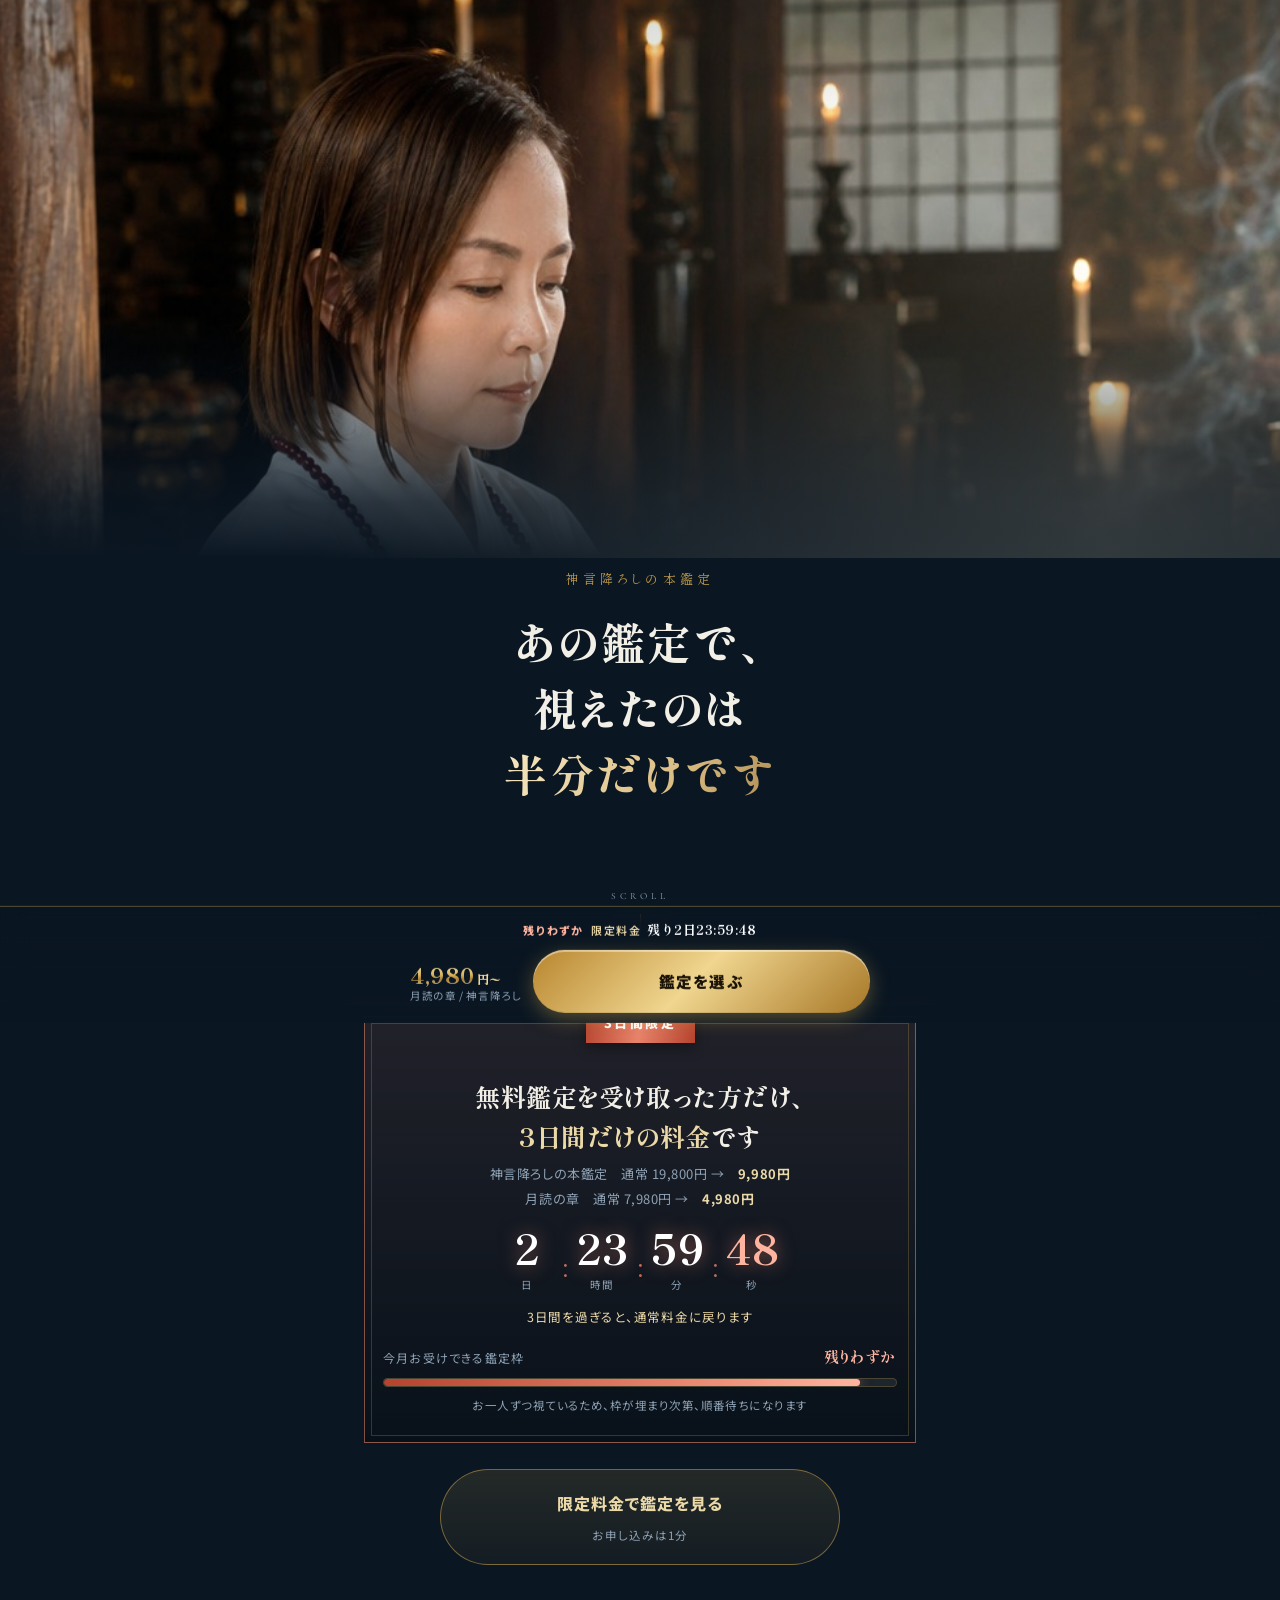
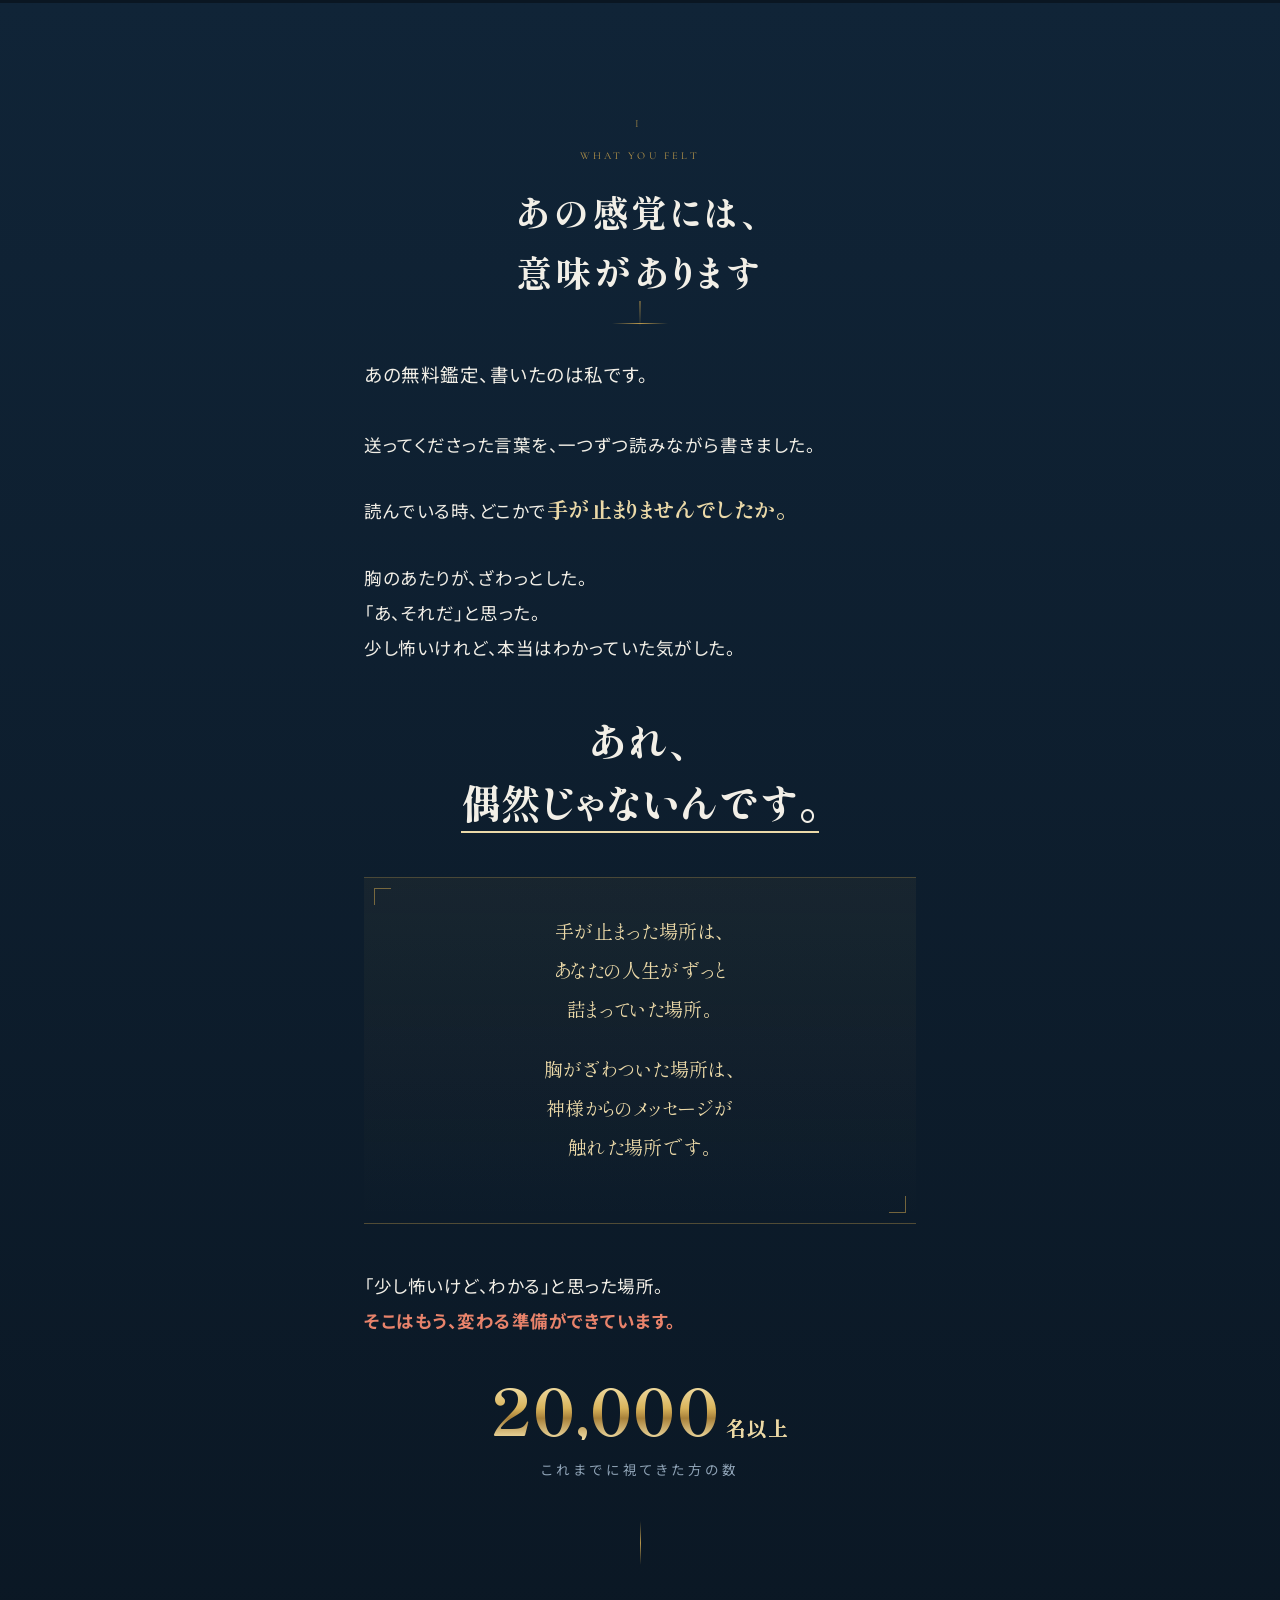
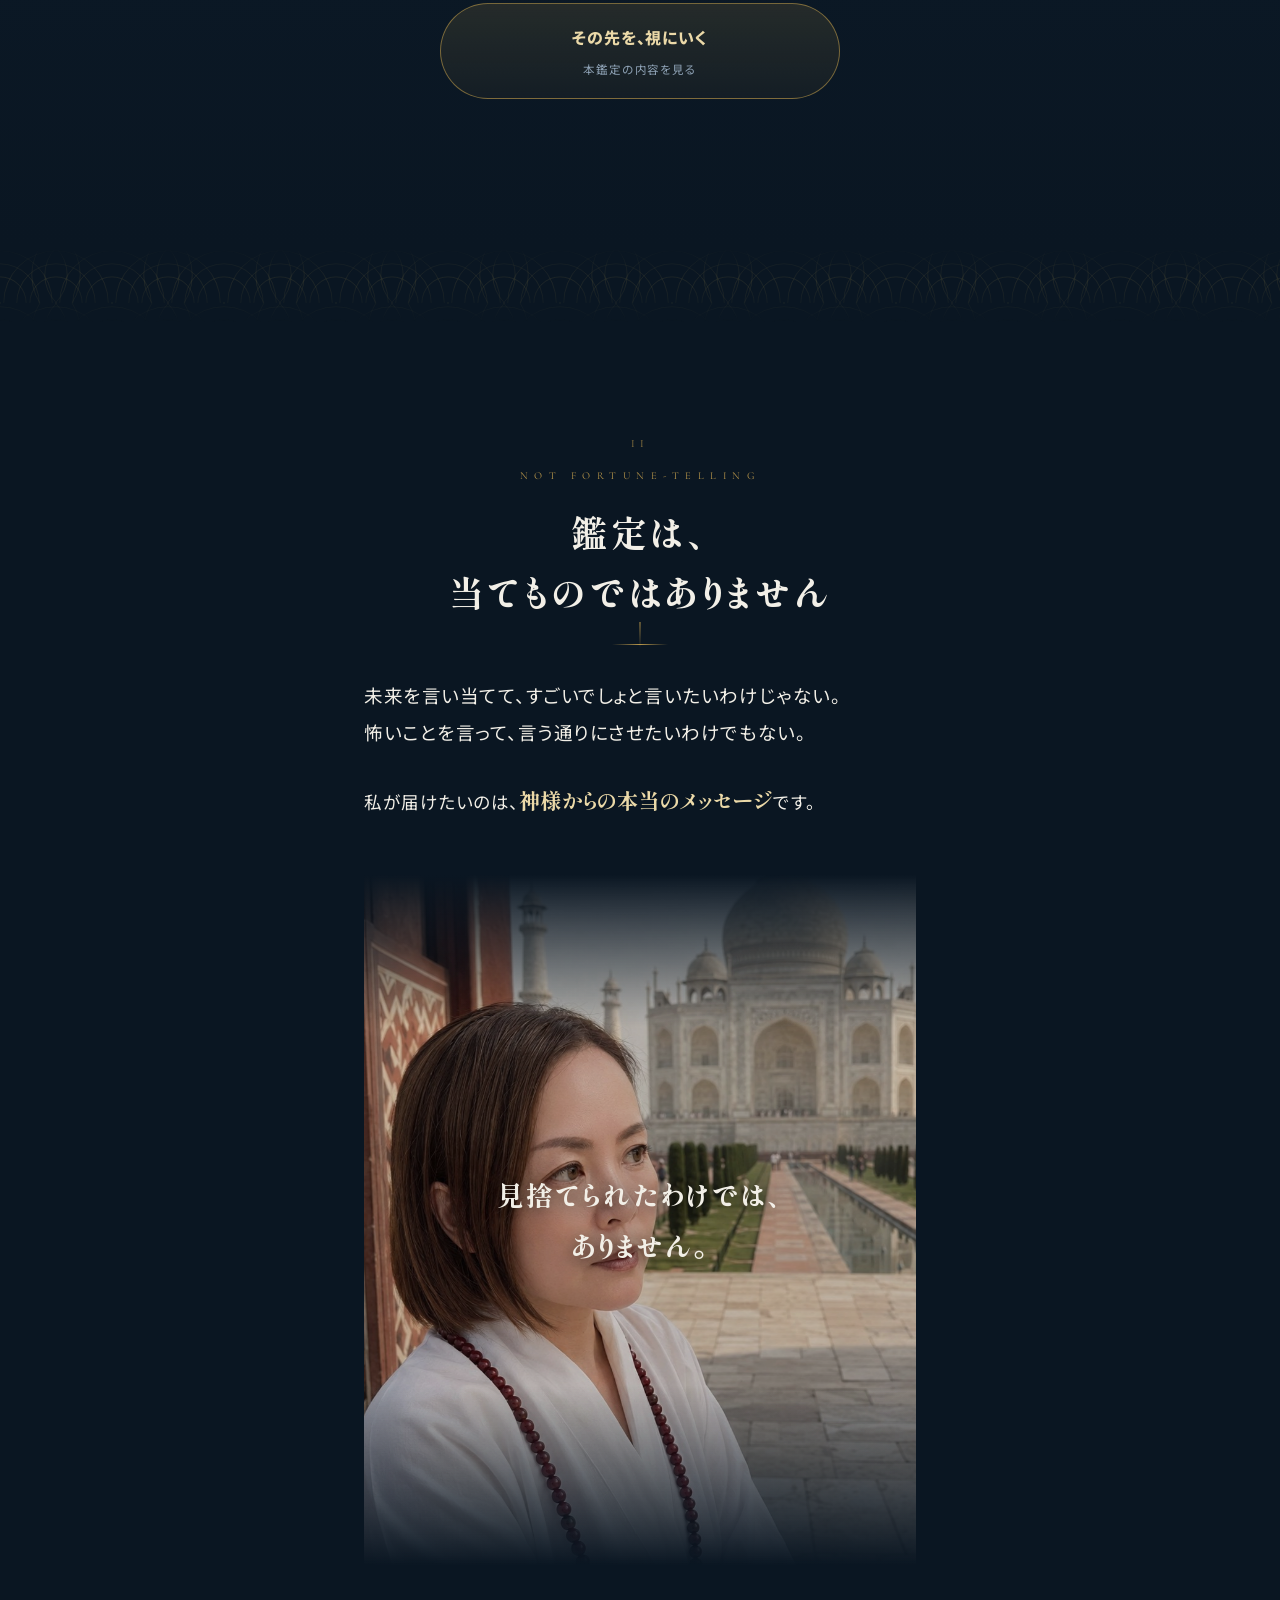
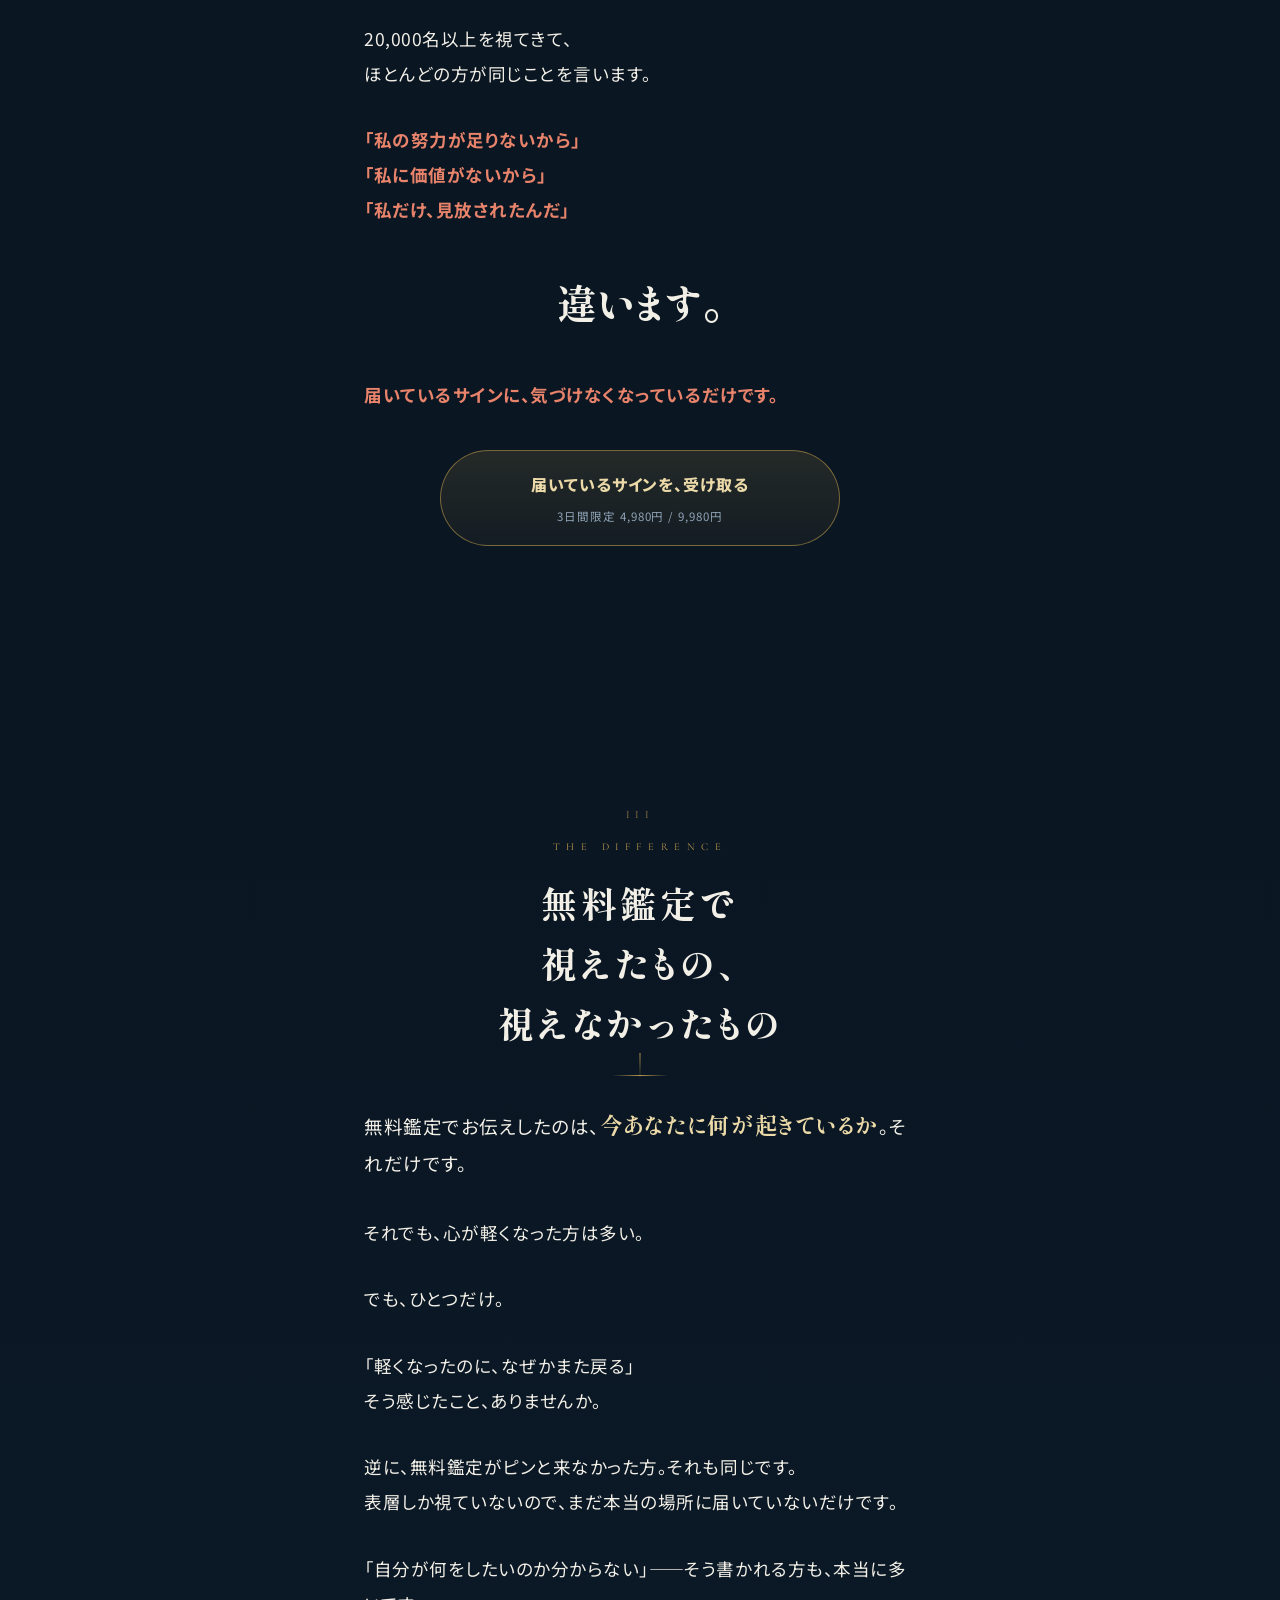
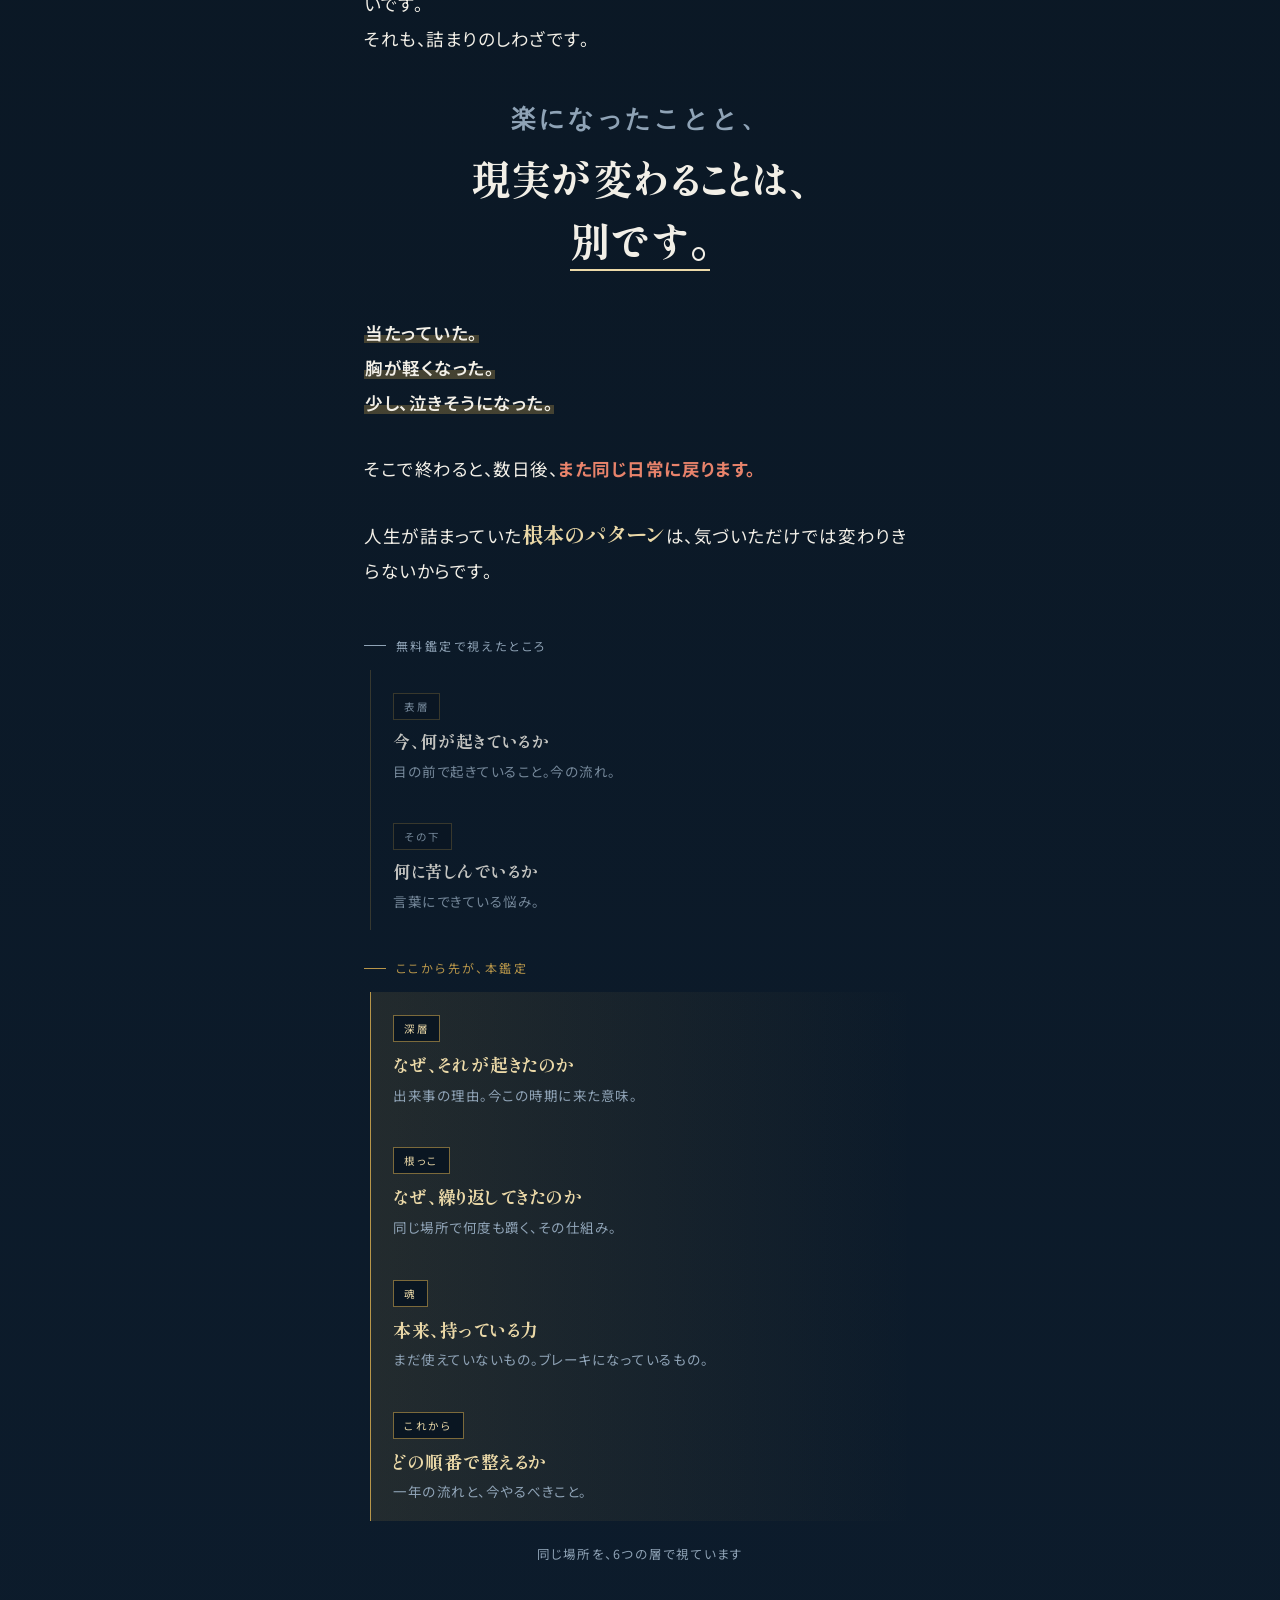
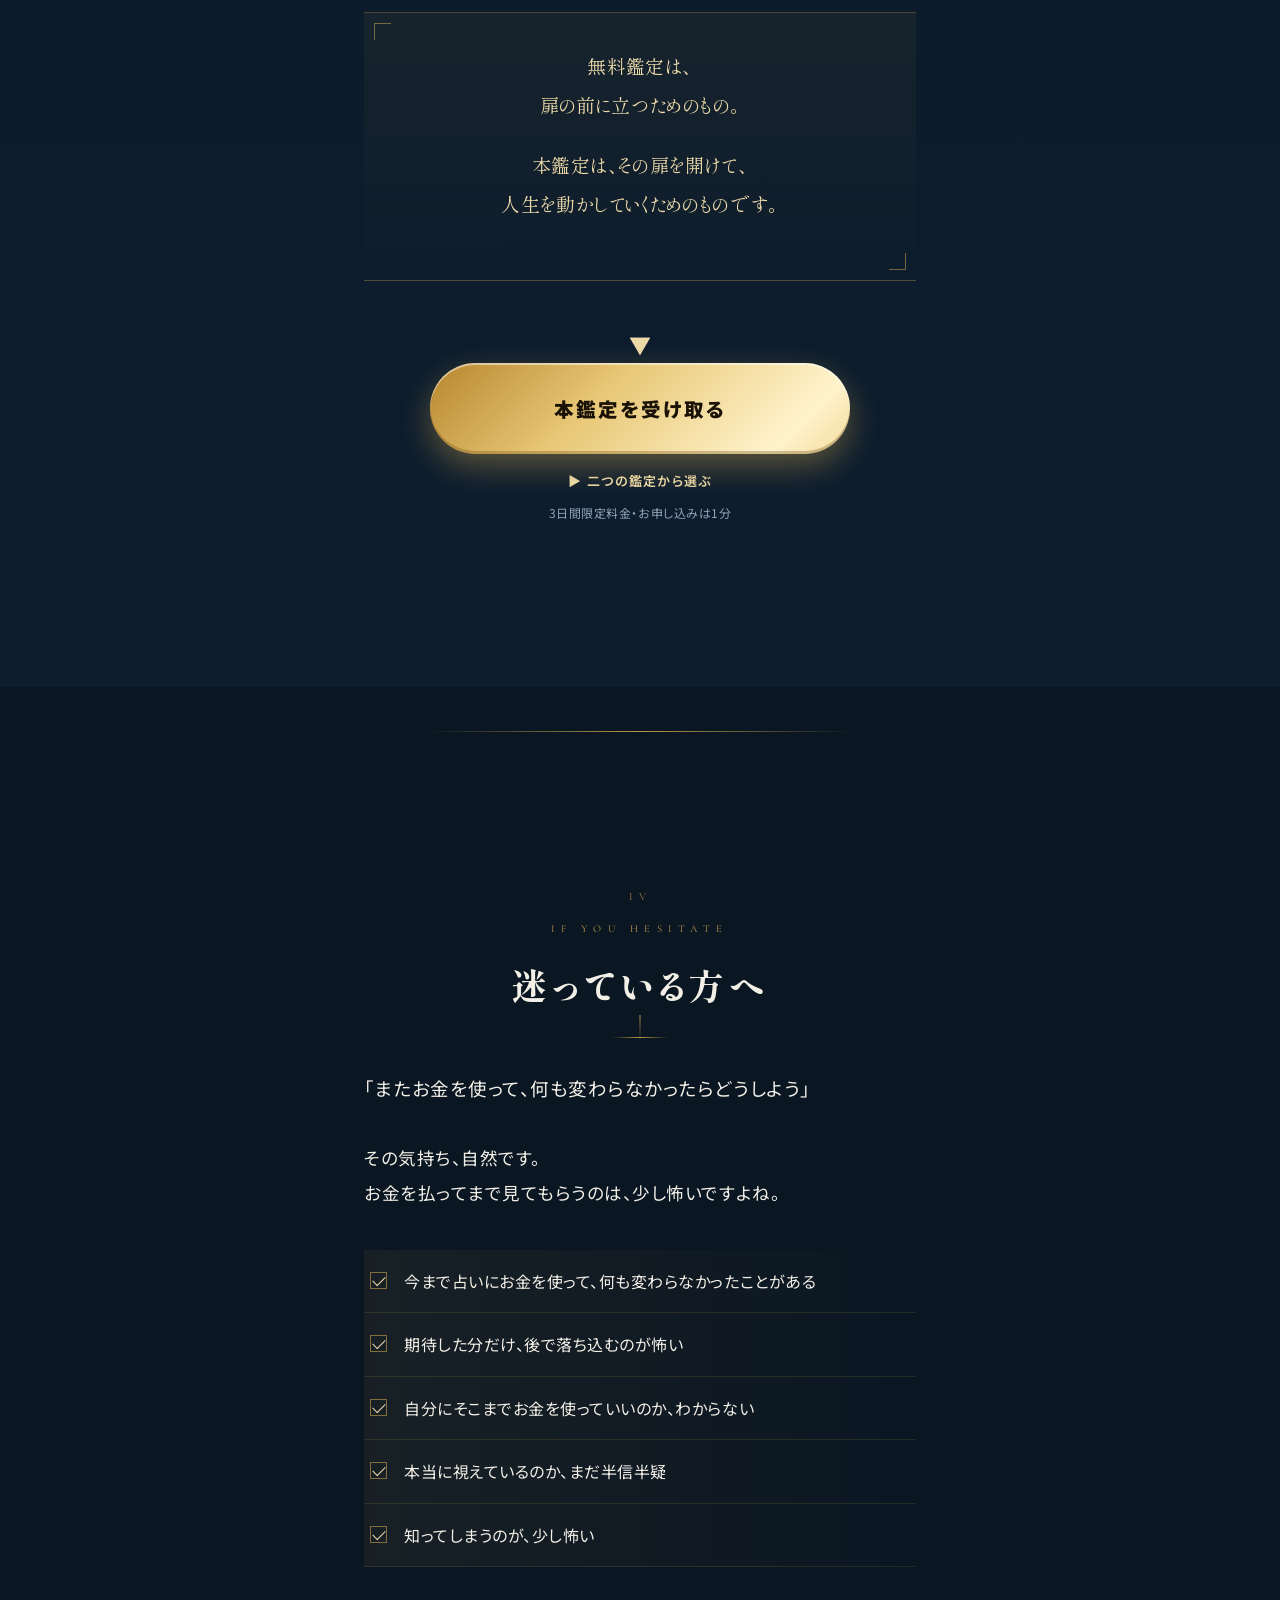
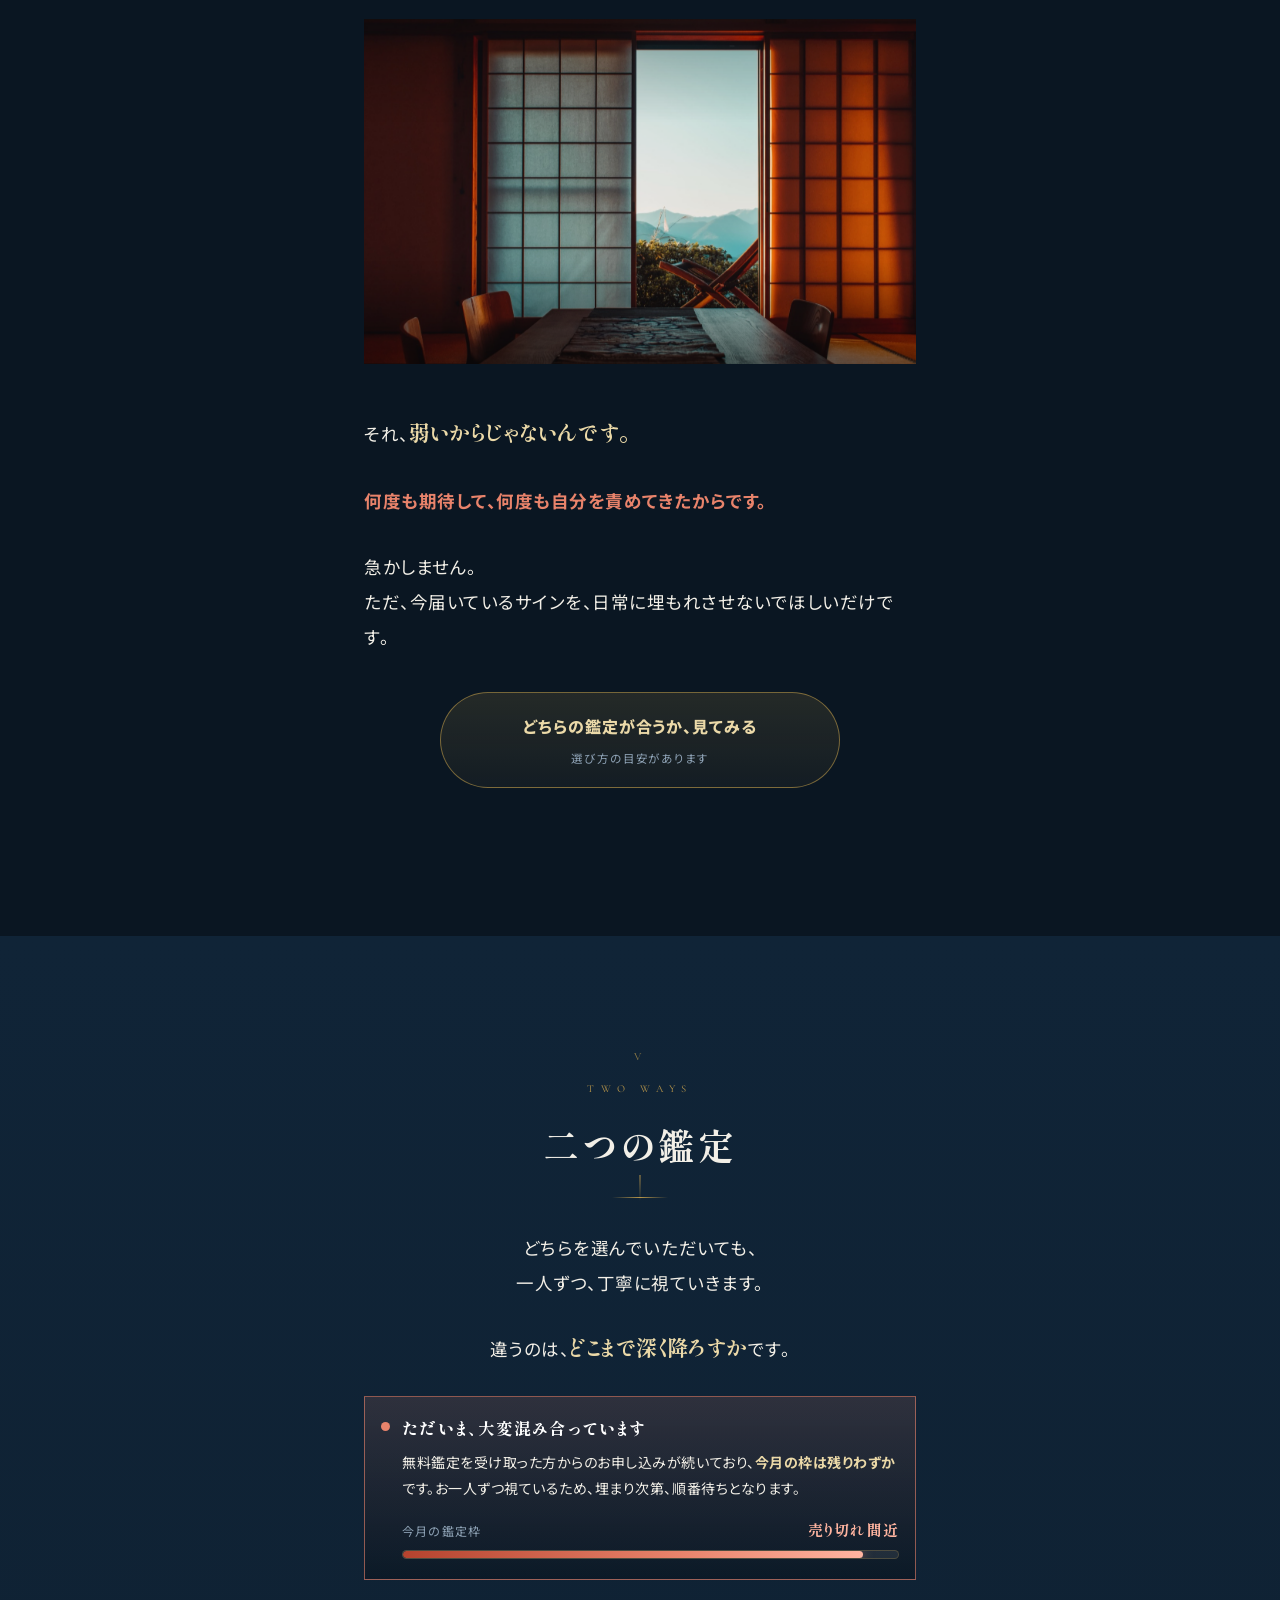
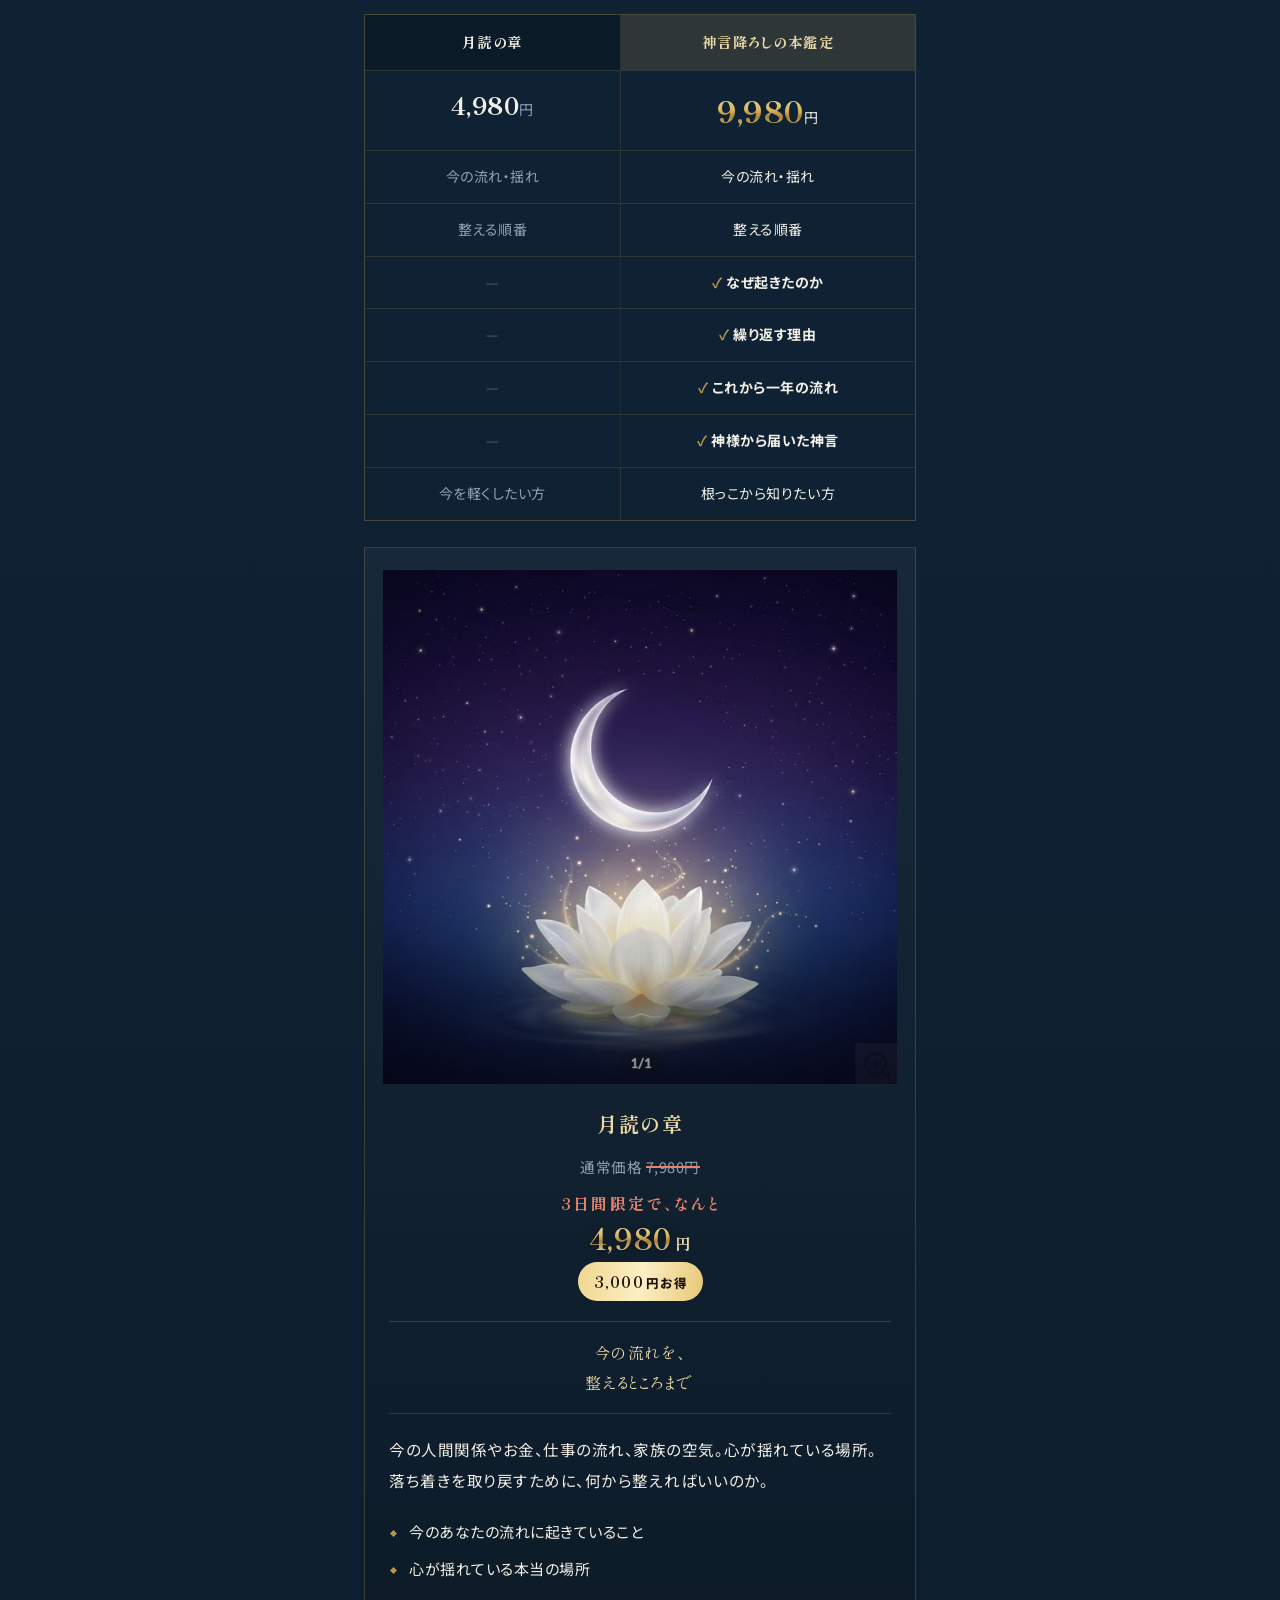
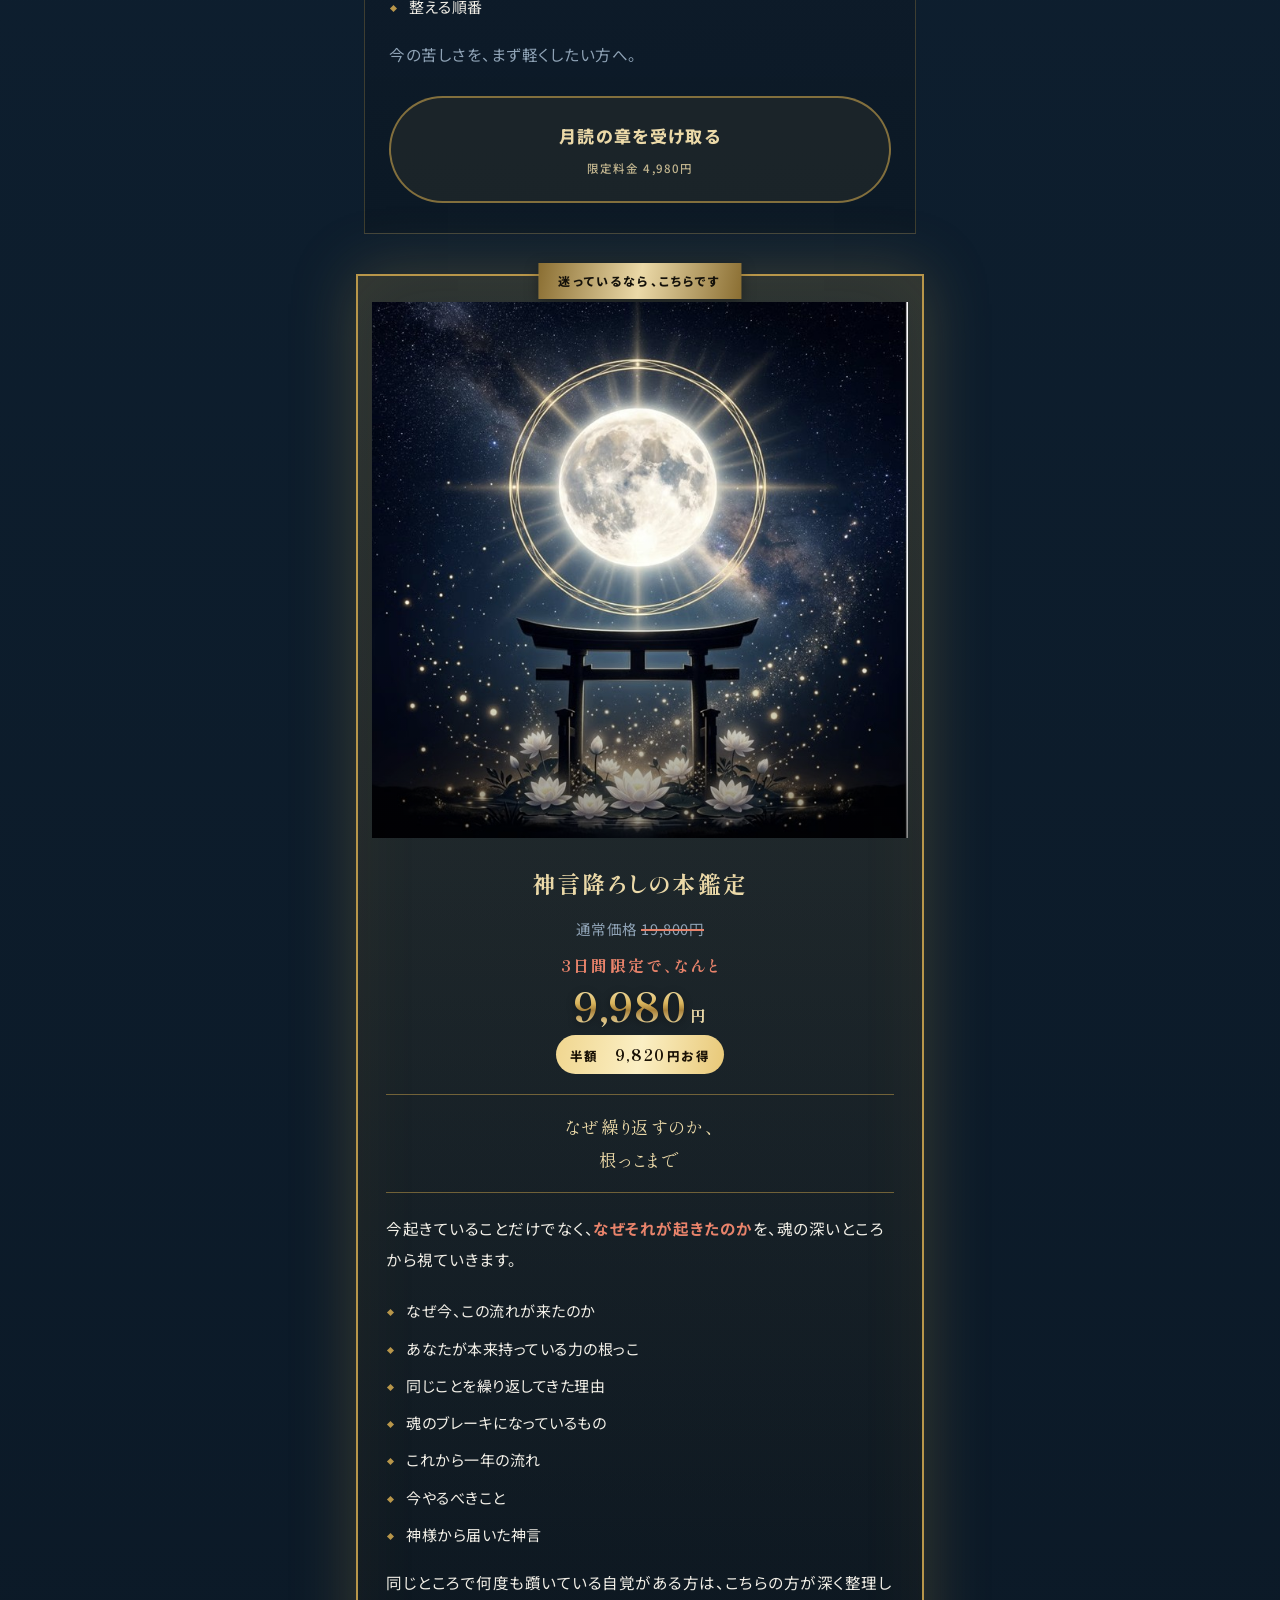
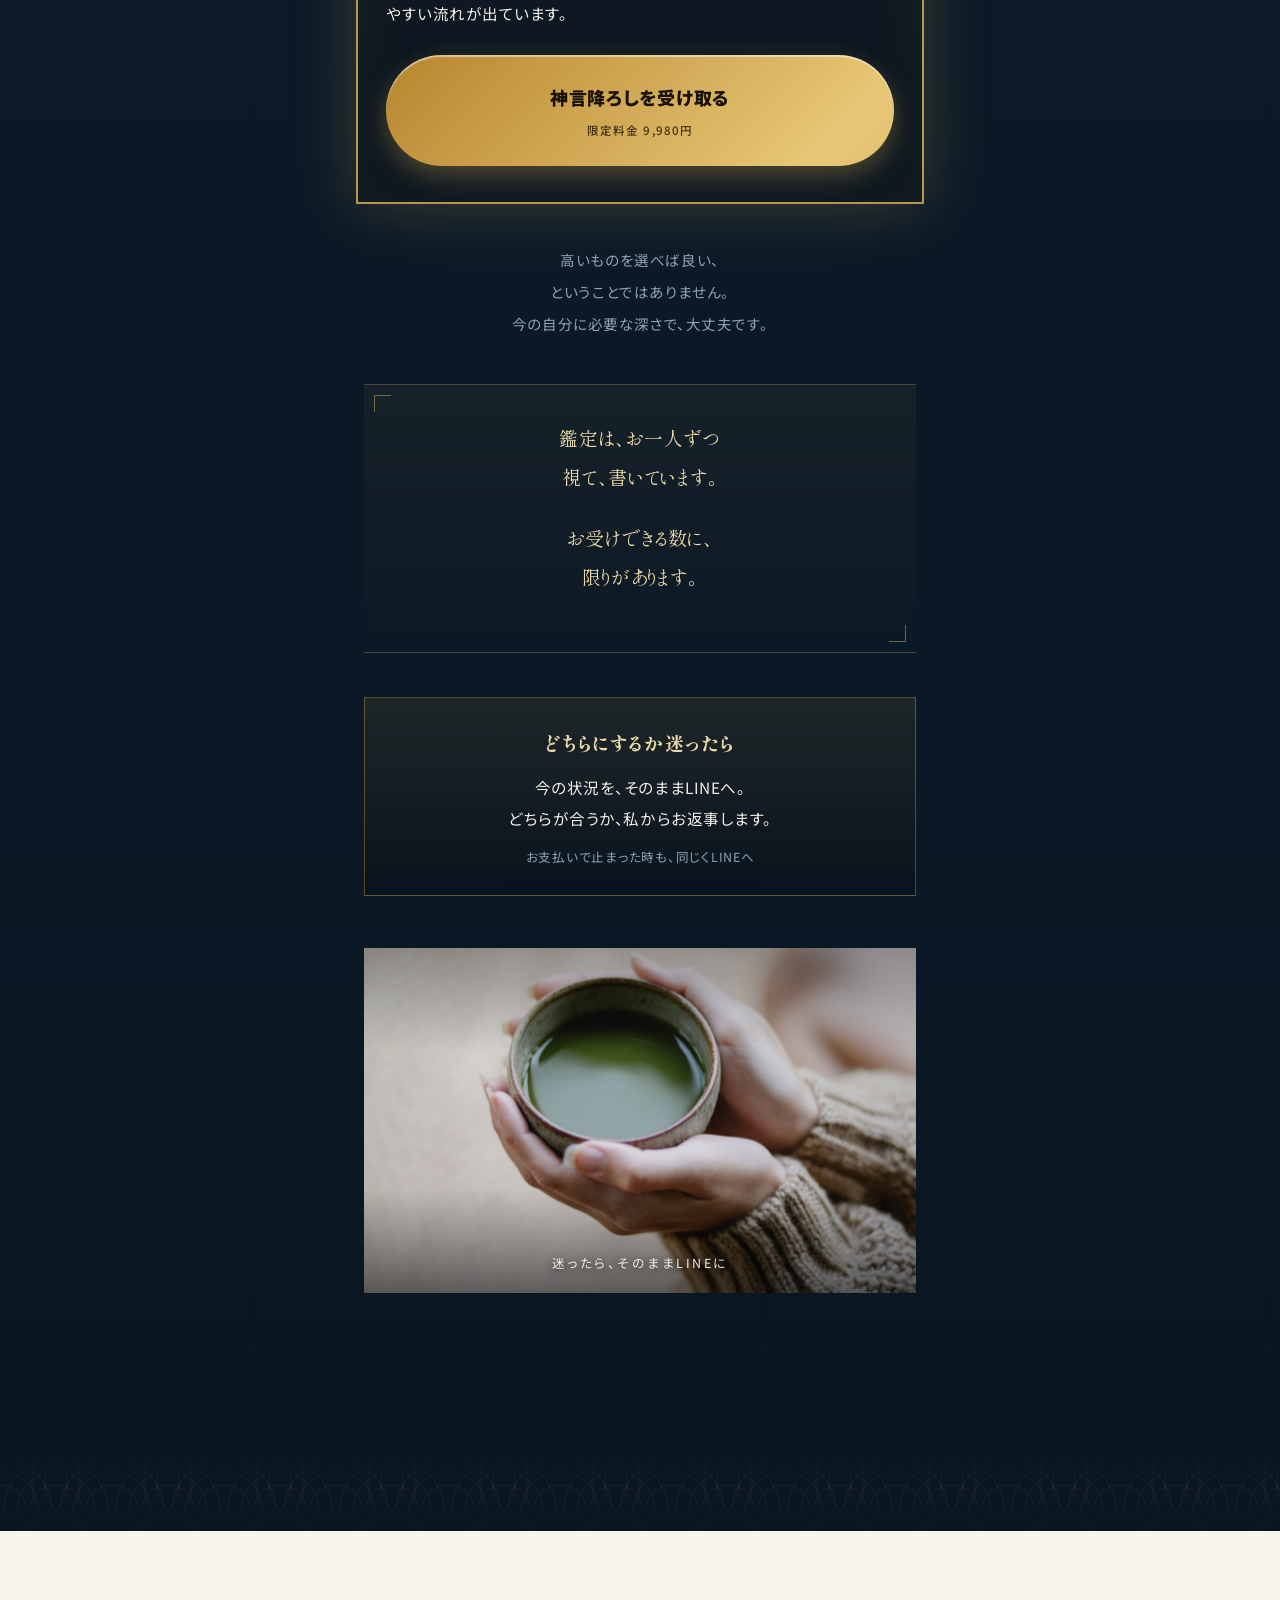
<file: kantei-v2/index.html>
<!doctype html>
<html lang="ja">
<head>
<meta charset="utf-8">
<meta name="viewport" content="width=device-width, initial-scale=1, viewport-fit=cover">
<meta name="robots" content="noindex">
<meta name="theme-color" content="#0A1622">
<title>神言降ろしの本鑑定｜無料鑑定を受け取ったあなたへ</title>
<link rel="preconnect" href="https://fonts.googleapis.com">
<link rel="preconnect" href="https://fonts.gstatic.com" crossorigin>
<link href="https://fonts.googleapis.com/css2?family=Shippori+Mincho+B1:wght@400;600;700;800&family=Noto+Sans+JP:wght@400;500;700&family=Cormorant+Garamond:wght@300;500;600&display=swap" rel="stylesheet">
<link rel="stylesheet" href="../assets/lp.css?v=202609102219">
<style>
/* ===== アカウント別トークン：みづき／本鑑定（藍×金） ===== */
:root{
  --bg:#0A1622; --bg2:#102437; --bg3:#0D1D2E;
  --gold:#B8964A; --gold-hi:#EBD9A8; --gold-lo:#8A6E32;
  --paper:#F2EFE7; --mute:#8FA3B6; --shu:#E8836B;
  --kon:#0B3050; --rose:#C0456B; --wis:#6B5BA8;
}
</style>
</head>
<!-- 限定料金：初回閲覧から72時間（無料鑑定の受け取り＝LP初見とみなす）。運用側でSTORESの価格を戻す前提 -->
<body data-deadline-key="mizuki_kantei" data-deadline-hours="72">

<div class="prog" aria-hidden="true"><i id="progbar"></i></div>

<!-- ============ HERO ============ -->
<header class="hero">
  <div class="hero-person">
    <img src="../img/k_hero.jpg" alt="堂内で祈るみづき" fetchpriority="high">
    <div class="hero-flare" aria-hidden="true"></div>
  </div>
  <div class="particles" aria-hidden="true" id="particles"></div>
  <div class="hero-copy">
    <div class="lead rv">神言降ろしの本鑑定</div>
    <h1 class="lines"><span class="ln">あの鑑定で、</span><br><span class="ln">視えたのは</span><br><span class="ln gg">半分だけです</span></h1>
    <div class="tag rv">無料鑑定を受け取った方へ</div>
    <div class="scrollcue rv"><span class="lat">SCROLL</span><i></i></div>
  </div>
</header>

<!-- 3日間限定料金（冒頭） -->
<div class="limited">
  <div class="limbox rv">
    <span class="lt">3日間限定</span>
    <div class="lh">無料鑑定を受け取った方だけ、<br><span class="g">3日間だけの料金</span>です</div>
    <div class="ld">神言降ろしの本鑑定　通常 19,800円 →　<b style="color:var(--gold-hi)">9,980円</b><br>月読の章　通常 7,980円 →　<b style="color:var(--gold-hi)">4,980円</b></div>
    <div class="cd" aria-label="残り時間">
      <div class="u"><b data-d>-</b><i>日</i></div><div class="sep">:</div>
      <div class="u"><b data-h>--</b><i>時間</i></div><div class="sep">:</div>
      <div class="u"><b data-m>--</b><i>分</i></div><div class="sep">:</div>
      <div class="u s"><b data-s>--</b><i>秒</i></div>
    </div>
    <div class="cd-expired">この料金でのご案内は終了しました。<br>ご希望の方は、LINEにそのままお送りください。</div>
    <div class="ln2">3日間を過ぎると、通常料金に戻ります</div>
    <div class="stock">
      <div class="sl"><span>今月お受けできる鑑定枠</span><b>残りわずか</b></div>
      <div class="bar"><i style="--fill:93%"></i></div>
      <div class="sn">お一人ずつ視ているため、枠が埋まり次第、順番待ちになります</div>
    </div>
  </div>
</div>

<a class="minicta rv" href="#item" style="margin-top:26px">限定料金で鑑定を見る<span class="s">お申し込みは1分</span></a>


<!-- ============ I 涙の意味 ============ -->
<section class="s-ai">
  <div class="wrap">
    <div class="chapno">I</div>
    <div class="eyebrow lat">What you felt</div>
    <h2 class="lines"><span class="ln">あの感覚には、</span><br><span class="ln">意味があります</span></h2>
    <div class="gline"></div>

    <div class="stag">
      <p class="lead-p">あの無料鑑定、書いたのは私です。</p>
      <p>送ってくださった言葉を、一つずつ読みながら書きました。</p>
      <p>読んでいる時、どこかで<span class="ew">手が止まりませんでしたか。</span></p>
      <p>胸のあたりが、ざわっとした。<br>「あ、それだ」と思った。<br>少し怖いけれど、本当はわかっていた気がした。</p>
    </div>
    <div class="big rv-b">あれ、<br><span class="wipe">偶然じゃないんです。</span></div>

    <div class="quote stag">
      <p>手が止まった場所は、<br>あなたの人生がずっと<br>詰まっていた場所。</p>
      <p>胸がざわついた場所は、<br>神様からのメッセージが<br>触れた場所です。</p>
    </div>

    <div class="rv">
      <p>「少し怖いけど、わかる」と思った場所。<br><strong>そこはもう、変わる準備ができています。</strong></p>
    </div>

    <div class="stat rv">
      <div class="num"><span data-count="20000">0</span><span class="unit">名以上</span></div>
      <div class="lbl">これまでに視てきた方の数</div>
    </div>
    <div class="vline" aria-hidden="true"></div>

    <a class="minicta rv" href="#item">その先を、視にいく<span class="s">本鑑定の内容を見る</span></a>
  </div>
</section>

<div class="band" aria-hidden="true"></div>

<!-- ============ II 当てものではない ============ -->
<section class="s-dark">
  <div class="wrap">
    <div class="chapno">II</div>
    <div class="eyebrow lat">Not fortune-telling</div>
    <h2 class="lines"><span class="ln">鑑定は、</span><br><span class="ln">当てものではありません</span></h2>
    <div class="gline"></div>

    <div class="stag">
      <p class="lead-p">未来を言い当てて、すごいでしょと言いたいわけじゃない。<br>怖いことを言って、言う通りにさせたいわけでもない。</p>
      <p>私が届けたいのは、<span class="ew">神様からの本当のメッセージ</span>です。</p>
    </div>

    <div class="ph-full px rv-s">
      <img src="../img/k_wide.jpg" alt="インドの聖地にて" loading="lazy" decoding="async">
      <div class="ov rv-b">見捨てられたわけでは、<br>ありません。</div>
    </div>

    <div class="stag">
      <p>20,000名以上を視てきて、<br>ほとんどの方が同じことを言います。</p>
      <p><span class="shu">「私の努力が足りないから」</span><br><span class="shu">「私に価値がないから」</span><br><span class="shu">「私だけ、見放されたんだ」</span></p>
    </div>
    <div class="big rv-b">違います。</div>
    <div class="rv">
      <p><strong>届いているサインに、気づけなくなっているだけです。</strong></p>
    </div>

    <a class="minicta rv" href="#item">届いているサインを、受け取る<span class="s">3日間限定 4,980円 / 9,980円</span></a>
  </div>
</section>

<!-- ============ III 無料と本鑑定の差 ============ -->
<section class="s-ai-r">
  <div class="wrap">
    <div class="chapno">III</div>
    <div class="eyebrow lat">The difference</div>
    <h2 class="lines"><span class="ln">無料鑑定で</span><br><span class="ln">視えたもの、</span><br><span class="ln">視えなかったもの</span></h2>
    <div class="gline"></div>

    <div class="stag">
      <p class="lead-p">無料鑑定でお伝えしたのは、<span class="ew">今あなたに何が起きているか</span>。それだけです。</p>
      <p>それでも、心が軽くなった方は多い。</p>
      <p>でも、ひとつだけ。</p>
      <p>「軽くなったのに、なぜかまた戻る」<br>そう感じたこと、ありませんか。</p>
      <p>逆に、無料鑑定がピンと来なかった方。それも同じです。<br>表層しか視ていないので、まだ本当の場所に届いていないだけです。</p>
      <p>「自分が何をしたいのか分からない」——そう書かれる方も、本当に多いです。<br>それも、詰まりのしわざです。</p>
    </div>

    <div class="big rv-b"><span class="s">楽になったことと、</span>現実が変わることは、<br><span class="wipe">別です。</span></div>

    <div class="stag">
      <p><span class="mk">当たっていた。</span><br><span class="mk">胸が軽くなった。</span><br><span class="mk">少し、泣きそうになった。</span></p>
      <p>そこで終わると、数日後、<strong>また同じ日常に戻ります。</strong></p>
      <p>人生が詰まっていた<span class="ew">根本のパターン</span>は、気づいただけでは変わりきらないからです。</p>
    </div>

    <div class="depth stag">
      <div class="band-label f">無料鑑定で視えたところ</div>
      <div class="layer free">
        <span class="tag">表層</span>
        <div class="nm">今、何が起きているか</div>
        <div class="sub">目の前で起きていること。今の流れ。</div>
      </div>
      <div class="layer free">
        <span class="tag">その下</span>
        <div class="nm">何に苦しんでいるか</div>
        <div class="sub">言葉にできている悩み。</div>
      </div>
      <div class="band-label d">ここから先が、本鑑定</div>
      <div class="layer deep">
        <span class="tag">深層</span>
        <div class="nm">なぜ、それが起きたのか</div>
        <div class="sub">出来事の理由。今この時期に来た意味。</div>
      </div>
      <div class="layer deep">
        <span class="tag">根っこ</span>
        <div class="nm">なぜ、繰り返してきたのか</div>
        <div class="sub">同じ場所で何度も躓く、その仕組み。</div>
      </div>
      <div class="layer deep">
        <span class="tag">魂</span>
        <div class="nm">本来、持っている力</div>
        <div class="sub">まだ使えていないもの。ブレーキになっているもの。</div>
      </div>
      <div class="layer deep">
        <span class="tag">これから</span>
        <div class="nm">どの順番で整えるか</div>
        <div class="sub">一年の流れと、今やるべきこと。</div>
      </div>
      <div class="cap2">同じ場所を、6つの層で視ています</div>
    </div>

    <div class="quote stag">
      <p>無料鑑定は、<br>扉の前に立つためのもの。</p>
      <p>本鑑定は、その扉を開けて、<br>人生を動かしていくためのものです。</p>
    </div>

    <a class="cta rv" href="#item">
      <span class="arrow">▼</span>
      <span class="btn">本鑑定を受け取る</span>
      <span class="sub">▶ 二つの鑑定から選ぶ</span>
      <span class="micro">3日間限定料金・お申し込みは1分</span>
    </a>
  </div>
</section>

<div class="wrap"><div class="growline"></div></div>

<!-- ============ IV 迷っている方へ ============ -->
<section class="s-dark">
  <div class="wrap">
    <div class="chapno">IV</div>
    <div class="eyebrow lat">If you hesitate</div>
    <h2 class="lines"><span class="ln">迷っている方へ</span></h2>
    <div class="gline"></div>

    <div class="stag">
      <p class="lead-p">「またお金を使って、何も変わらなかったらどうしよう」</p>
      <p>その気持ち、自然です。<br>お金を払ってまで見てもらうのは、少し怖いですよね。</p>
    </div>

    <ul class="chk rv">
      <li>今まで占いにお金を使って、何も変わらなかったことがある</li>
      <li>期待した分だけ、後で落ち込むのが怖い</li>
      <li>自分にそこまでお金を使っていいのか、わからない</li>
      <li>本当に視えているのか、まだ半信半疑</li>
      <li>知ってしまうのが、少し怖い</li>
    </ul>

    <div class="ph wide px rv-s">
      <img src="../img/window_01.jpg" alt="障子越しの光" loading="lazy" decoding="async">
    </div>

    <div class="stag">
      <p>それ、<span class="ew">弱いからじゃないんです。</span></p>
      <p><strong>何度も期待して、何度も自分を責めてきたからです。</strong></p>
      <p>急かしません。<br>ただ、今届いているサインを、日常に埋もれさせないでほしいだけです。</p>
    </div>

    <a class="minicta rv" href="#item">どちらの鑑定が合うか、見てみる<span class="s">選び方の目安があります</span></a>
  </div>
</section>

<!-- ============ V 商品 ============ -->
<section class="s-ai" id="item" data-sticky-hide>
  <div class="wrap">
    <div class="chapno">V</div>
    <div class="eyebrow lat">Two ways</div>
    <h2 class="lines"><span class="ln">二つの鑑定</span></h2>
    <div class="gline"></div>

    <div class="stag">
      <p class="tc">どちらを選んでいただいても、<br>一人ずつ、丁寧に視ていきます。</p>
      <p class="tc">違うのは、<span class="ew">どこまで深く降ろすか</span>です。</p>
    </div>

    <div class="crowd hot rv">
      <span class="dot"></span>
      <div>
        <div class="ct">ただいま、大変混み合っています</div>
        無料鑑定を受け取った方からのお申し込みが続いており、<b>今月の枠は残りわずか</b>です。お一人ずつ視ているため、埋まり次第、順番待ちとなります。
        <div class="stock">
          <div class="sl"><span>今月の鑑定枠</span><b>売り切れ間近</b></div>
          <div class="bar"><i style="--fill:93%"></i></div>
        </div>
      </div>
    </div>

    <div class="vs stag">
      <div class="r hd"><div class="c">月読の章</div><div class="c">神言降ろしの本鑑定</div></div>
      <div class="r pr"><div class="c"><span class="v">4,980</span>円</div><div class="c"><span class="v">9,980</span>円</div></div>
      <div class="r"><div class="c">今の流れ・揺れ</div><div class="c">今の流れ・揺れ</div></div>
      <div class="r"><div class="c">整える順番</div><div class="c">整える順番</div></div>
      <div class="r"><div class="c dash">—</div><div class="c tick">なぜ起きたのか</div></div>
      <div class="r"><div class="c dash">—</div><div class="c tick">繰り返す理由</div></div>
      <div class="r"><div class="c dash">—</div><div class="c tick">これから一年の流れ</div></div>
      <div class="r"><div class="c dash">—</div><div class="c tick">神様から届いた神言</div></div>
      <div class="r"><div class="c">今を軽くしたい方</div><div class="c">根っこから知りたい方</div></div>
    </div>

    <!-- 月読の章 -->
    <div class="item rv">
      <div class="thumb"><img src="../img/thumb_tsukuyomi.jpg" alt="月読の章" loading="lazy" decoding="async"></div>
      <div class="pname">月読の章</div>
      <div class="pr-stage">
        <div class="was">通常価格 <s>7,980円</s></div>
        <div class="nanto">3日間限定で、なんと</div>
        <div class="price"><span class="num-gold">4,980</span><small>円</small></div>
        <span class="off"><b>3,000</b>円お得</span>
      </div>
      <div class="goal">今の流れを、<br>整えるところまで</div>
      <p>今の人間関係やお金、仕事の流れ、家族の空気。心が揺れている場所。<br>落ち着きを取り戻すために、何から整えればいいのか。</p>
      <ul>
        <li>今のあなたの流れに起きていること</li>
        <li>心が揺れている本当の場所</li>
        <li>整える順番</li>
      </ul>
      <p class="honest">今の苦しさを、まず軽くしたい方へ。</p>
      <a class="pbtn" href="https://pmsdqb4c2p0emj0yagvc.stores.jp/items/6a1d7e1352c94a29de6035ea" target="_blank" rel="noopener">月読の章を受け取る<span class="s">限定料金 4,980円</span></a>
    </div>

    <!-- 神言降ろし（推奨） -->
    <div class="item rec">
      <div class="badge">迷っているなら、こちらです</div>
      <div class="thumb"><img src="../img/thumb_shingon.jpg" alt="神言降ろしの本鑑定" loading="lazy" decoding="async"></div>
      <div class="pname">神言降ろしの本鑑定</div>
      <div class="pr-stage">
        <div class="was">通常価格 <s>19,800円</s></div>
        <div class="nanto">3日間限定で、なんと</div>
        <div class="price"><span class="num-gold">9,980</span><small>円</small></div>
        <span class="off">半額　<b>9,820</b>円お得</span>
      </div>
      <div class="goal">なぜ繰り返すのか、<br>根っこまで</div>
      <p>今起きていることだけでなく、<strong>なぜそれが起きたのか</strong>を、魂の深いところから視ていきます。</p>
      <ul>
        <li>なぜ今、この流れが来たのか</li>
        <li>あなたが本来持っている力の根っこ</li>
        <li>同じことを繰り返してきた理由</li>
        <li>魂のブレーキになっているもの</li>
        <li>これから一年の流れ</li>
        <li>今やるべきこと</li>
        <li>神様から届いた神言</li>
      </ul>
      <p>同じところで何度も躓いている自覚がある方は、こちらの方が深く整理しやすい流れが出ています。</p>
      <a class="pbtn" href="https://pmsdqb4c2p0emj0yagvc.stores.jp/items/6a1d8212a4c9724b477427d2" target="_blank" rel="noopener">神言降ろしを受け取る<span class="s">限定料金 9,980円</span></a>
    </div>

    <div class="whisper rv">
      高いものを選べば良い、<br>ということではありません。<br>今の自分に必要な深さで、大丈夫です。
    </div>

    <div class="quote stag">
      <p>鑑定は、お一人ずつ<br>視て、書いています。</p>
      <p>お受けできる数に、<br>限りがあります。</p>
    </div>

    <div class="linebox rv">
      <div class="lh">どちらにするか迷ったら</div>
      <p>今の状況を、そのままLINEへ。<br>どちらが合うか、私からお返事します。</p>
      <div class="ls">お支払いで止まった時も、同じくLINEへ</div>
    </div>

    <div class="ph wide px rv-s">
      <img src="../img/hands_02.jpg" alt="湯呑みを持つ手" loading="lazy" decoding="async">
      <div class="cap">迷ったら、そのままLINEに</div>
    </div>
  </div>
</section>

<div class="band" aria-hidden="true"></div>

<!-- ============ VI 受け取りまでの流れ（明） ============ -->
<section class="s-light">
  <div class="wrap">
    <div class="chapno">VI</div>
    <div class="eyebrow lat">The flow</div>
    <h2 class="lines"><span class="ln">受け取るまでの流れ</span></h2>
    <div class="gline"></div>

    <div class="steps stag">
      <div class="st">
        <span class="when">お申し込み</span>
        <h4>ご購入いただく</h4>
        <p>お名前と、購入画面のスクリーンショットをLINEに送ってください。ここで一度、私が確認します。</p>
      </div>
      <div class="st">
        <span class="when">確認がとれたら</span>
        <h4>二度目の質問をお送りします</h4>
        <p>ここが、いちばん大事なところ。<br>今いちばんしんどい瞬間。認めるのが怖かったこと。夜にふっと出てくる気持ち。<br>上手に書こうとしなくて大丈夫。思いついたままの言葉で構いません。</p>
      </div>
      <div class="st">
        <span class="when">お返事をいただいてから</span>
        <h4>その言葉ごと、深く視ます</h4>
        <p>いただいた言葉を一つずつ受け取りながら、なぜ今この流れが来ているのかを視ていきます。<br>ここに時間をかけたいので、<strong>二〜三日</strong>いただいています。</p>
      </div>
      <div class="st">
        <span class="when">仕上がったら</span>
        <h4>本格鑑定書をお届けします</h4>
        <p>読み終えたあとに、そのまま置いておける長さで書きます。何度でも読み返してください。</p>
      </div>
    </div>

    <div class="whisper rv">
      申し込んで、はい終わり、ではありません。<br>
      あなたの言葉を聞いてから、書きはじめます。
    </div>

    <a class="cta rv" href="#item">
      <span class="arrow">▼</span>
      <span class="btn">鑑定を選ぶ</span>
      <span class="sub">▶ 3日間限定 4,980円 / 9,980円</span>
    </a>
  </div>
</section>

<div class="wrap"><div class="growline"></div></div>

<!-- ============ VII 声（明） ============ -->
<section class="s-light">
  <div class="wrap">
    <div class="chapno">VII</div>
    <div class="eyebrow lat">Voices</div>
    <h2 class="lines"><span class="ln">受け取った方たちのこと</span></h2>
    <div class="gline"></div>

    <div class="rv"><p class="tc">届いたLINEを、そのまま載せています。</p></div>

    <!-- 実際の感想スクショ（無加工・原寸比率のまま） -->
    <figure class="shot rv"><img src="../img/voices/k_01.jpg" alt="受け取った方の感想" loading="lazy" decoding="async"></figure>
    <figure class="shot rv"><img src="../img/voices/k_02.jpg" alt="受け取った方の感想" loading="lazy" decoding="async"></figure>
    <figure class="shot rv"><img src="../img/voices/k_03.jpg" alt="受け取った方の感想" loading="lazy" decoding="async"></figure>

    <a class="minicta rv" href="#item">私も、視てもらう<span class="s">二つの鑑定から選ぶ</span></a>

    <figure class="shot rv"><img src="../img/voices/k_04.jpg" alt="受け取った方の感想" loading="lazy" decoding="async"></figure>
    <figure class="shot rv"><img src="../img/voices/k_05.jpg" alt="受け取った方の感想" loading="lazy" decoding="async"></figure>
    <figure class="shot rv"><img src="../img/voices/k_06.jpg" alt="受け取った方の感想" loading="lazy" decoding="async"></figure>

    <a class="minicta rv" href="#item">鑑定を選ぶ<span class="s">月読の章 4,980円 / 神言降ろし 9,980円</span></a>
  </div>
</section>

<!-- ============ VIII 来ないでほしい方 ============ -->
<section class="s-ai-r">
  <div class="wrap">
    <div class="warn stag">
      <div class="eyebrow lat">Please do not</div>
      <h3>申し込まないでほしい方が、<br>います</h3>
      <p>今、生活が苦しくて、このお金を出すために何かを削らなければならない方。</p>
      <p><strong>今回は、見送ってください。</strong></p>
      <p>無料鑑定でお伝えしたことを、何度でも読み返してください。<br>そこに書いたことは、本当のことです。</p>
      <p>状況が変わった時に、また来てくださったらいい。<br><strong>その時、私はここにいます。</strong></p>
    </div>

    <div class="big rv-b" style="margin-top:46px">暮らしを壊さずに<br>来られる方へ。</div>
    <a class="minicta rv" href="#item">限定料金のうちに、鑑定を選ぶ<span class="s">3日間を過ぎると通常料金に戻ります</span></a>
  </div>
</section>

<!-- ============ IX FAQ ============ -->
<section class="s-dark">
  <div class="wrap">
    <div class="chapno">IX</div>
    <div class="eyebrow lat">Questions</div>
    <h2 class="sm lines"><span class="ln">よくあるご質問</span></h2>
    <div class="gline"></div>

    <div class="stag">
      <details class="faq"><summary>怖いことを言われませんか。</summary>
        <div class="ans">言いません。私は、怖がらせて動かす鑑定はしません。ただ、見ないままだと同じことを繰り返しやすい部分については、正直にお伝えします。</div>
      </details>
      <details class="faq"><summary>当たっていなかったらどうしよう、と思ってしまいます。</summary>
        <div class="ans">鑑定は、当てものではありません。読んだときに「ざわっとした場所」を、あなた自身が見つけるためのものです。ひとつでも心に残る場所があれば、それが今のあなたに必要なところです。</div>
      </details>
      <details class="faq"><summary>月読の章と神言降ろし、どちらを選べばいいですか。</summary>
        <div class="ans">今の苦しさをまず軽くしたい方は月読の章を。同じことを何度も繰り返している自覚がある方、根っこから知りたい方は神言降ろしの本鑑定をおすすめしています。</div>
      </details>
      <details class="faq"><summary>家族に知られませんか。</summary>
        <div class="ans">知られません。鑑定書はこのLINEにだけ届きます。郵送物も、家に届くものも一切ありません。読む時間も場所も、あなたが決めてください。</div>
      </details>
      <details class="faq"><summary>どれくらいで届きますか。</summary>
        <div class="ans">お申し込みのあと、鑑定前に聞かせてほしいことをLINEでお送りします。ご回答をいただいてから、二〜三日ほどで仕上げてお届けします。</div>
      </details>
      <details class="faq"><summary>3日間を過ぎたら、もう受けられませんか。</summary>
        <div class="ans">受けられます。ただし通常料金に戻ります。無料鑑定を受け取った直後がいちばん心が動いている時なので、この料金は3日間だけにしています。</div>
      </details>
      <details class="faq"><summary>質問に上手く答えられる自信がありません。</summary>
        <div class="ans">大丈夫です。長く書かなくて構いません。思いついたままの言葉で送ってください。</div>
      </details>
      <details class="faq"><summary>お守りの石など、あとから何か購入する必要はありますか。</summary>
        <div class="ans">ありません。鑑定の中で、石や道具の購入をお願いすることはありません。追加の費用も一切かかりません。</div>
      </details>
      <details class="faq"><summary>お支払いがうまくいきません。</summary>
        <div class="ans">よくあることなので、気にしないでください。エラーが出た、途中で止まった、どの方法がいいかわからない。そのままLINEに送ってください。一緒に手順を確認します。</div>
      </details>
    </div>

    <a class="minicta rv" href="#item">鑑定を申し込む<span class="s">月読の章 / 神言降ろし</span></a>
  </div>
</section>

<!-- ============ X 追伸 ============ -->
<section class="s-ai">
  <div class="wrap">
    <div class="chapno">X</div>
    <div class="eyebrow lat">From Mizuki</div>
    <h2 class="lines"><span class="ln">最後に</span></h2>
    <div class="gline"></div>

    <div class="ph portrait rv-s">
      <img src="../img/k_portrait.jpg" alt="みづき" loading="lazy" decoding="async"
           onerror="this.onerror=null;this.src='../img/moon_03.jpg';this.alt='';">
    </div>

    <div class="stag">
      <p class="lead-p">私は、神様の声がただ聞こえる人ではありません。</p>
      <p><strong>神様から届いたものを、今のあなたが受け取れる言葉に変える人です。</strong></p>
      <p>無料だから軽く見る。浅く見る。当たり障りのないことだけ言う。<br>それは、神様から預かった言葉にも、あなたの人生にも失礼だと思っています。</p>
      <p>だから、無料鑑定でも手を抜きませんでした。<br>そして、そこで視えたものの<span class="ew">奥</span>が、まだ残っています。</p>
      <p>あなたがここまで辿り着いたこと自体に、意味があります。</p>
    </div>

    <div class="whisper rv">金額の話ではありません。<br>「このまま」が怖い方の話です。</div>

    <div class="peak rv">
      <div class="l1">迷っている時間も、<br>流れは進んでいます。</div>
      <div class="l2">見にいくのは、<br><em>今日でいい。</em></div>
      <div class="l3">限定料金の残り時間は、<br>ページ上部に表示しています。</div>
    </div>

    <div class="sign rv">みづき</div>

    <a class="cta rv" href="#item">
      <span class="arrow">▼</span>
      <span class="btn">本鑑定を受け取る</span>
      <span class="sub">▶ 二つの鑑定から選ぶ</span>
      <span class="micro">3日間限定料金・お申し込みは1分</span>
    </a>
  </div>
</section>

<footer>
  <div class="wrap">
    <p>累計20,000名以上を視てきました</p>
    <p style="margin-top:20px"><a href="https://pmsdqb4c2p0emj0yagvc.stores.jp/tokushoho" target="_blank" rel="noopener">特定商取引法に基づく表記</a></p>
    <p class="lat" style="margin-top:22px;font-size:10px;letter-spacing:.4em">MIZUKI</p>
  </div>
</footer>

<div class="sticky" id="sticky">
  <span class="lab"><span class="hot">残りわずか</span>限定料金<span class="cdmini"></span></span>
  <div class="row">
    <div class="pricebox"><div class="p">4,980<small>円〜</small></div><div class="n">月読の章 / 神言降ろし</div></div>
    <a href="#item">鑑定を選ぶ</a>
  </div>
</div>

<script src="../assets/lp.js?v=202609102219"></script>
<script src="../assets/track-config.js?v=202609252040"></script>
<script src="../assets/track.js?v=202609252040"></script>
</body>
</html>
</file>
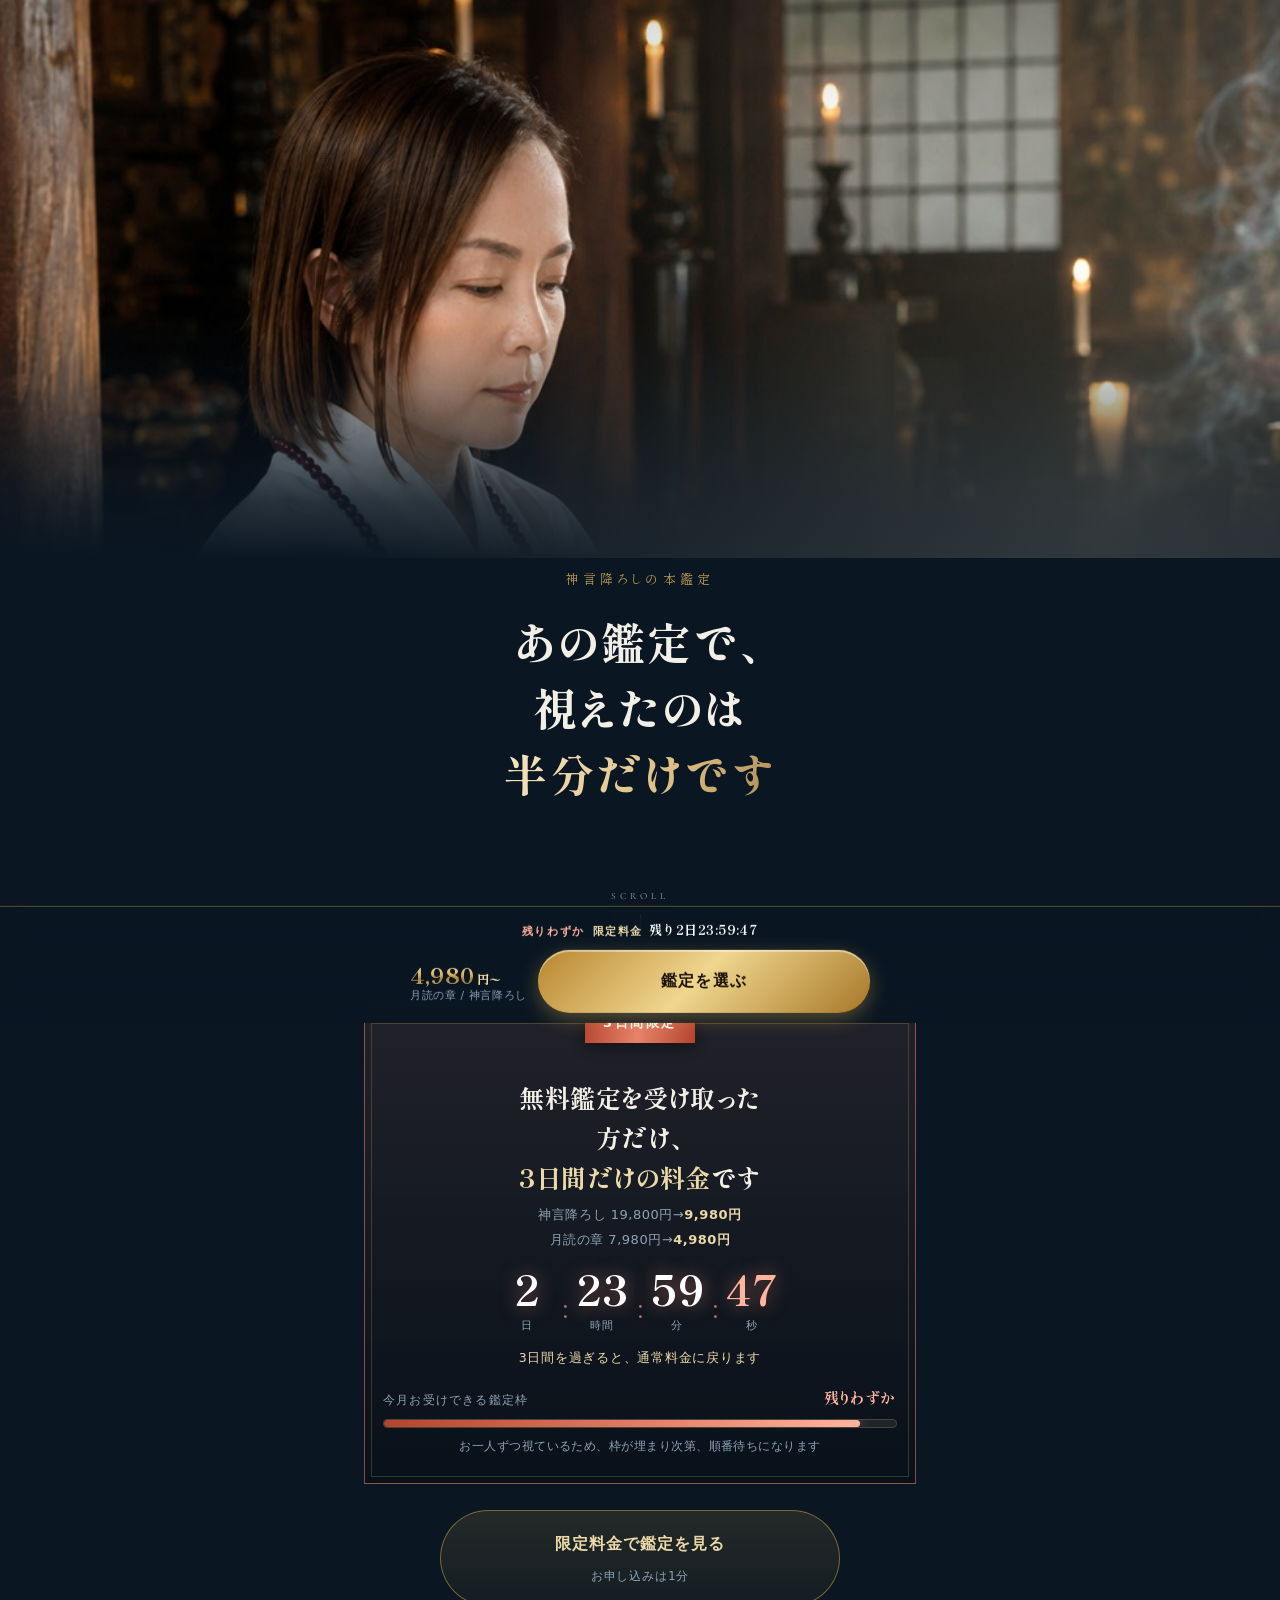
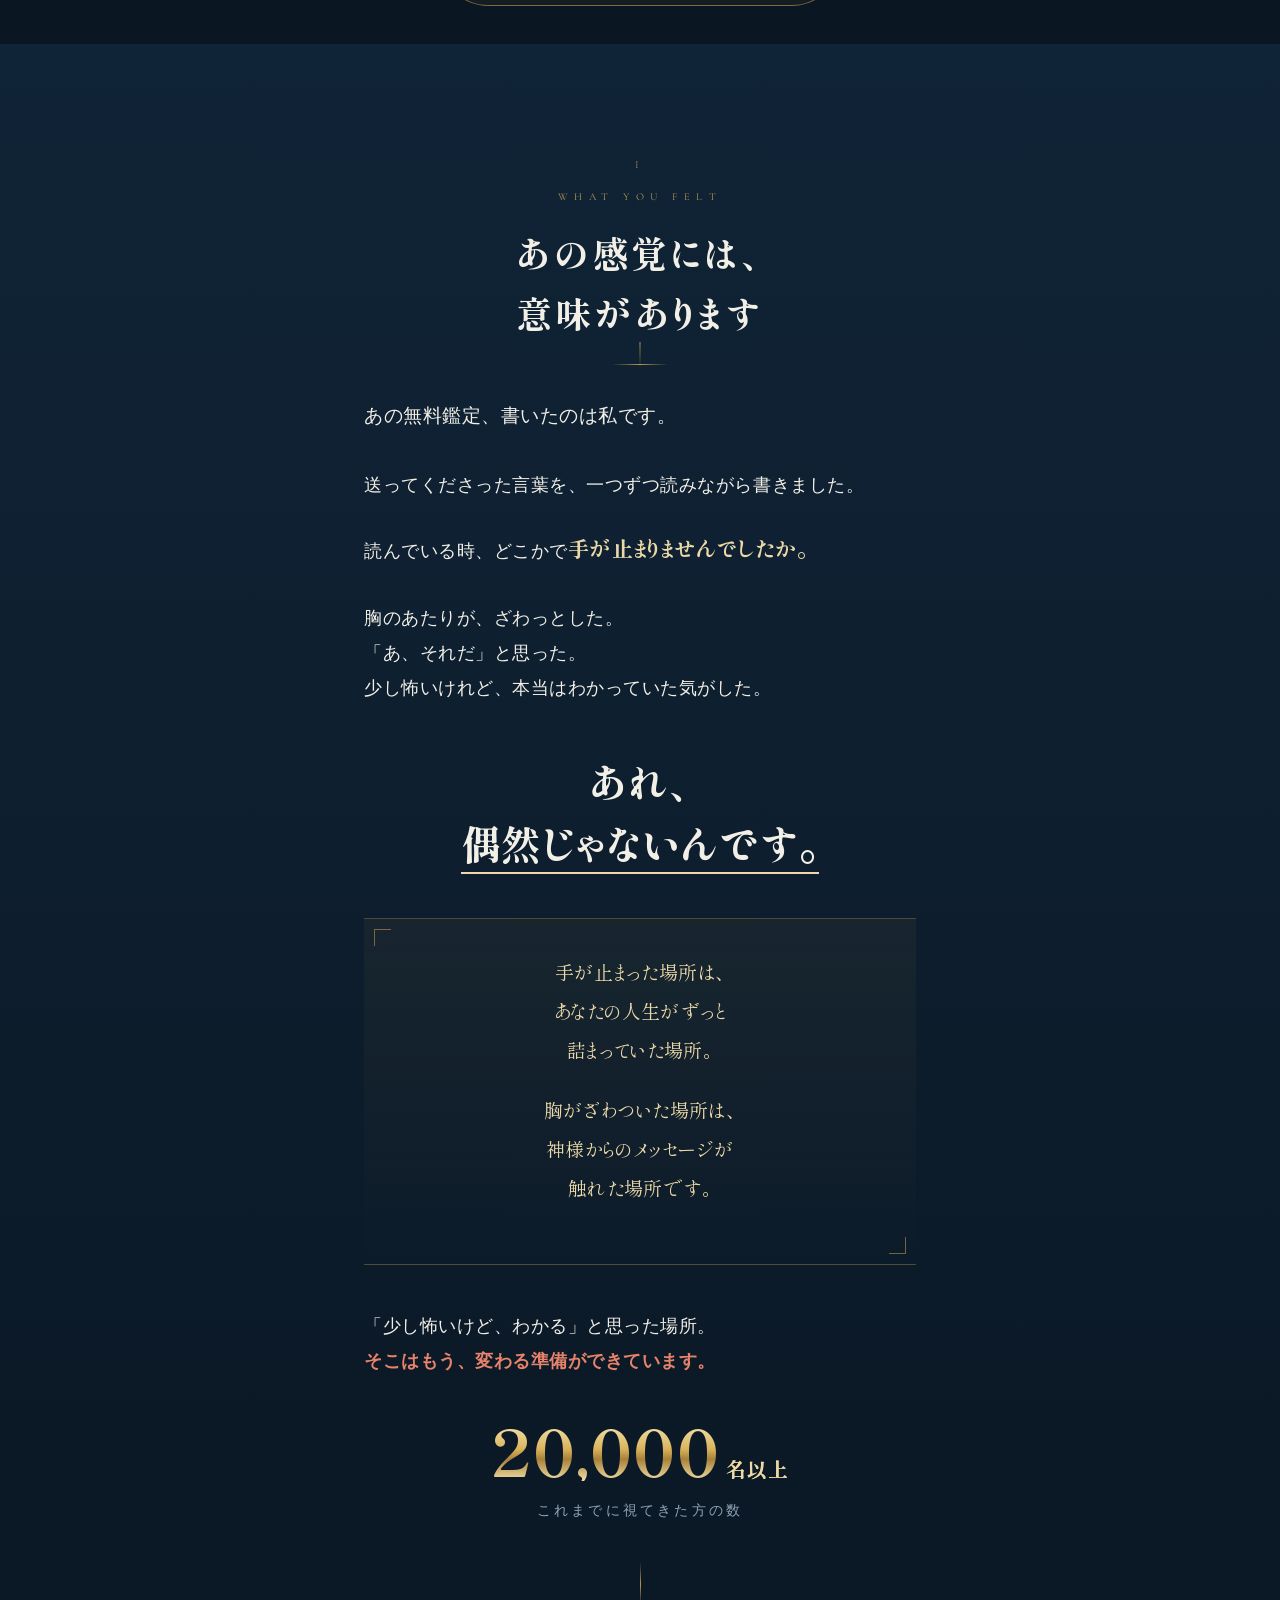
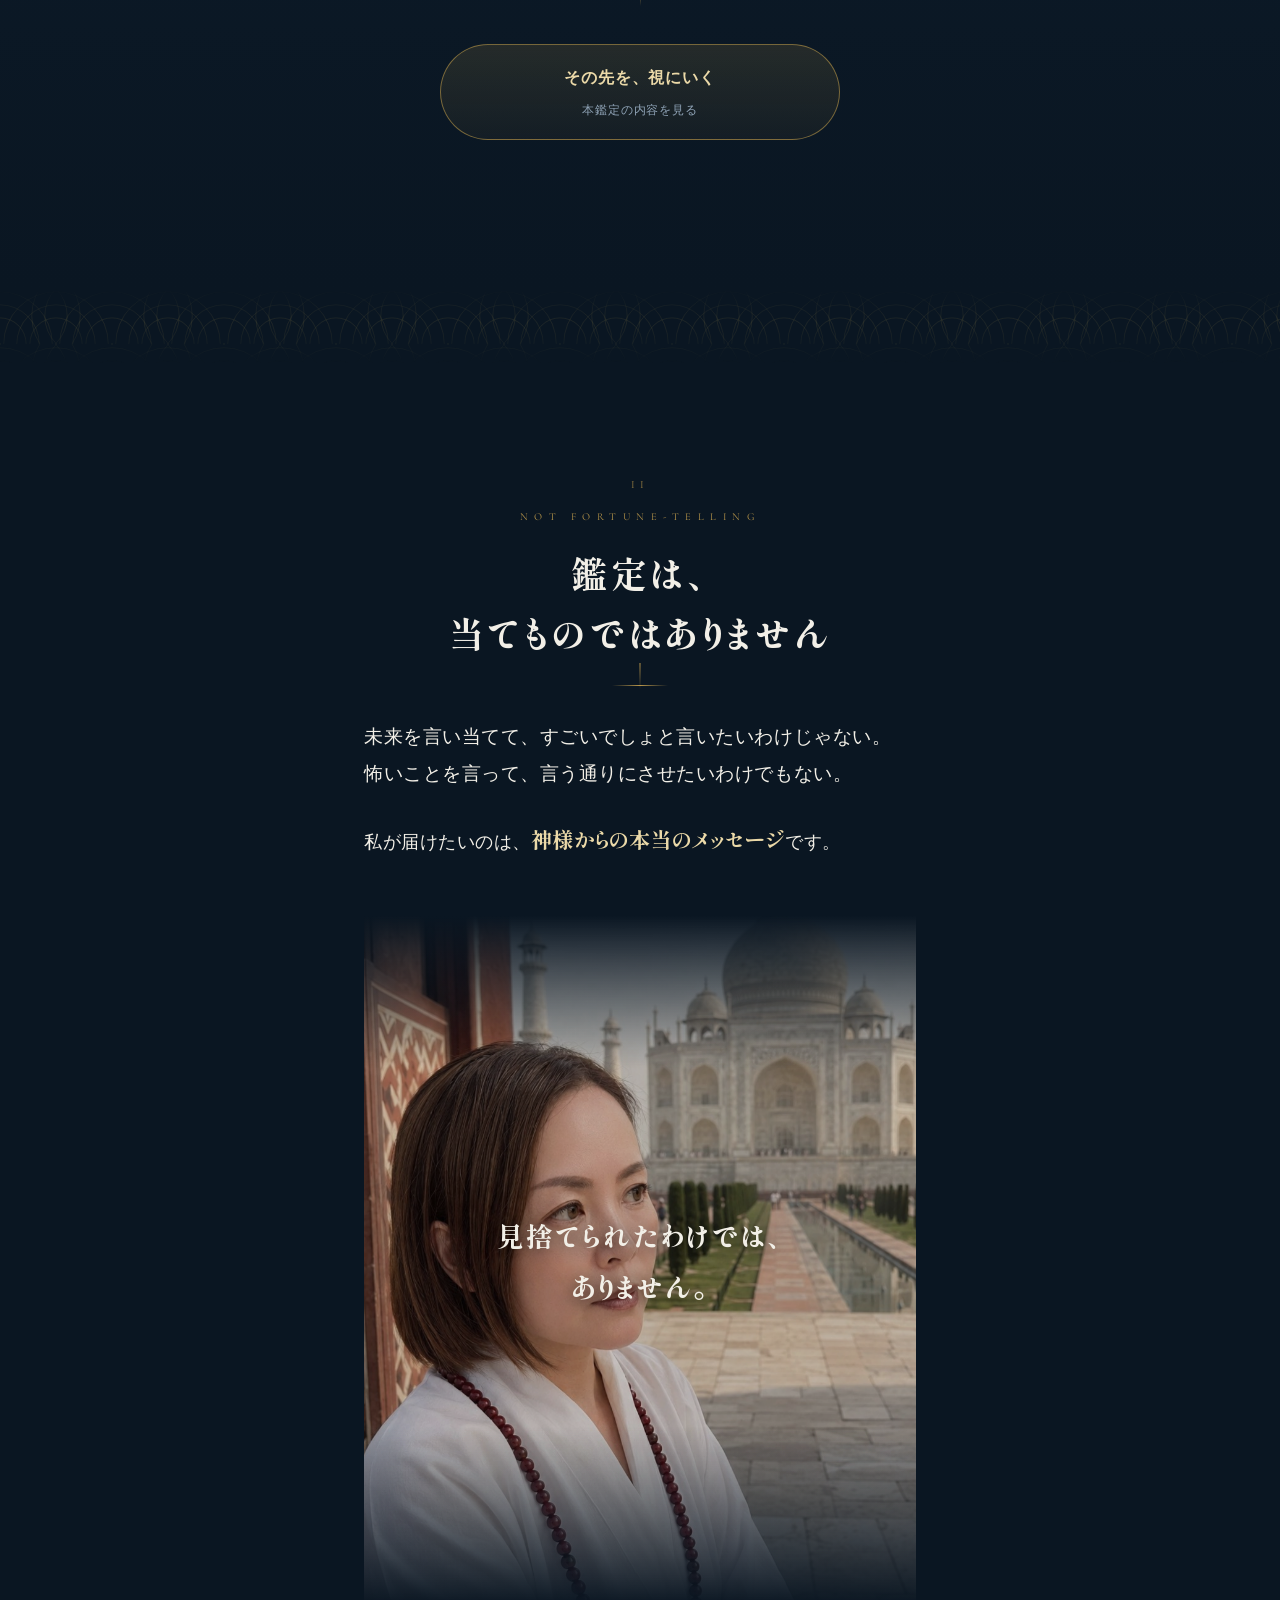
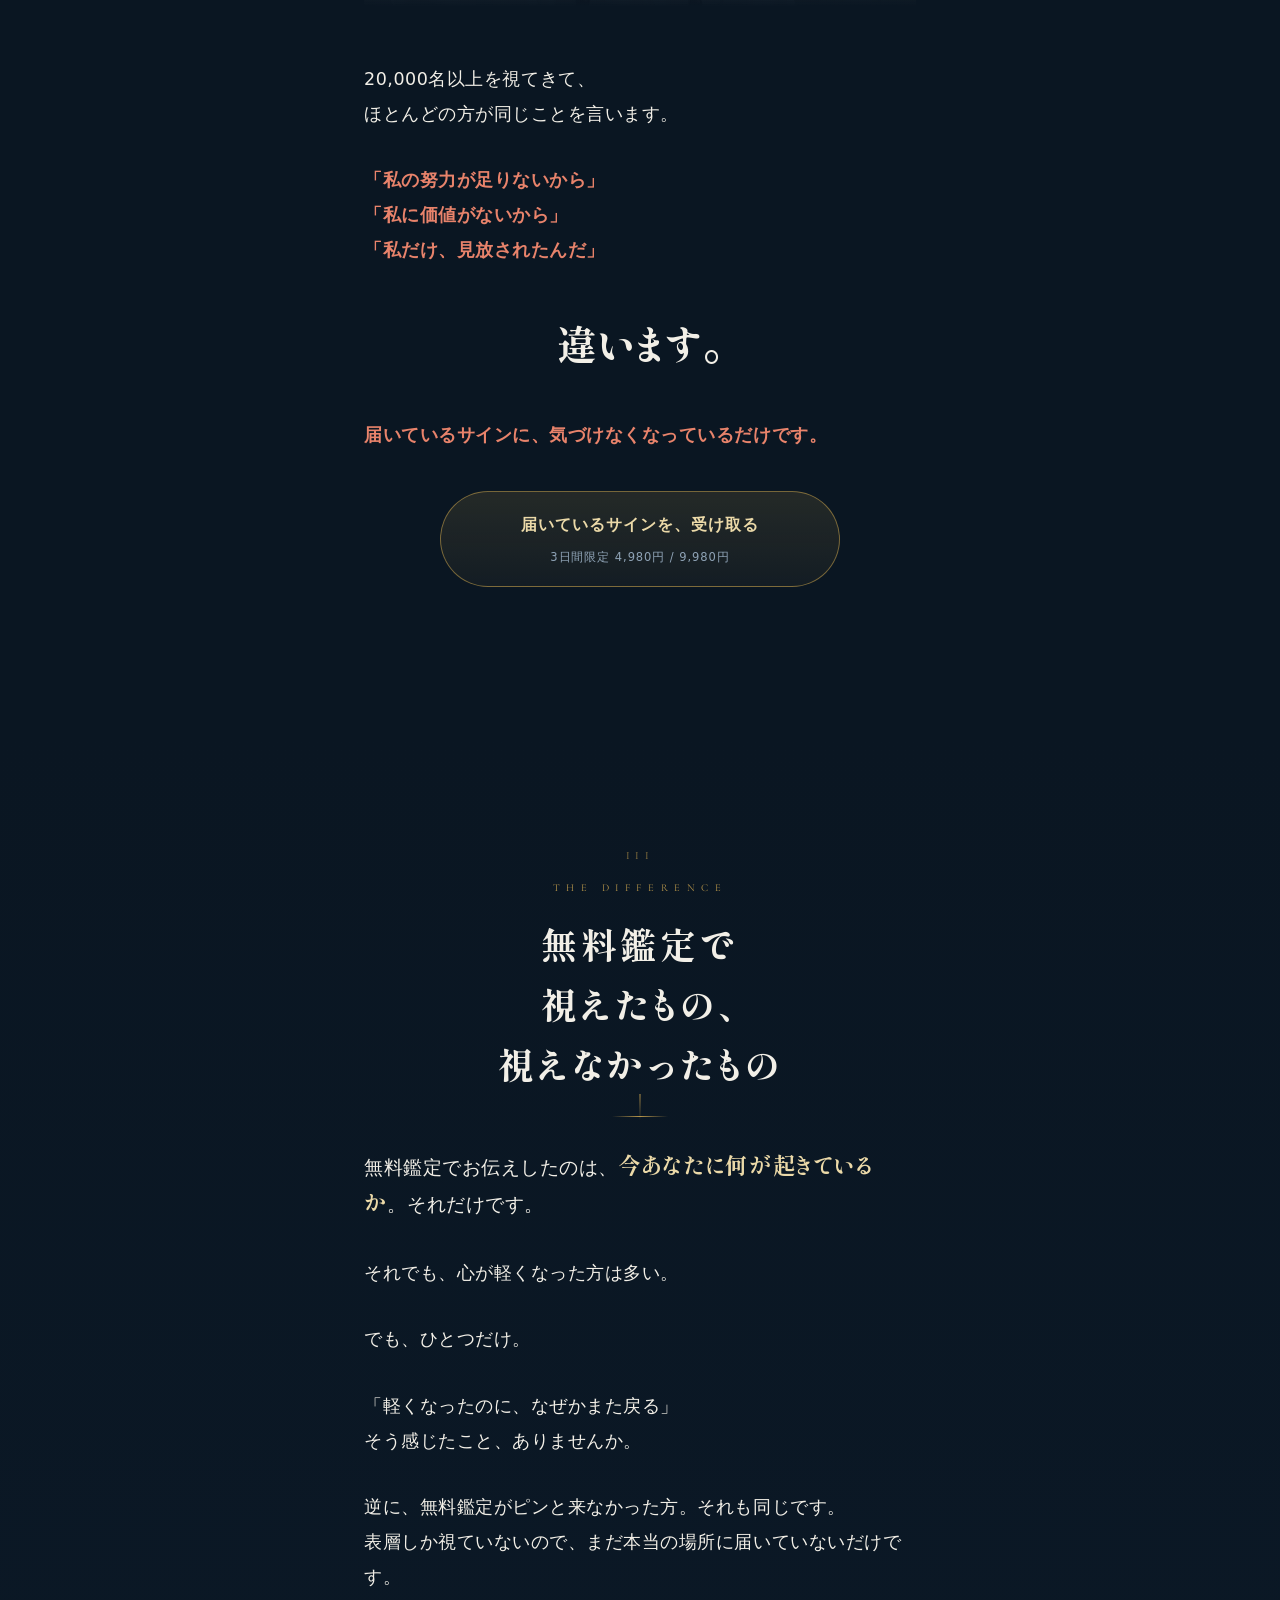
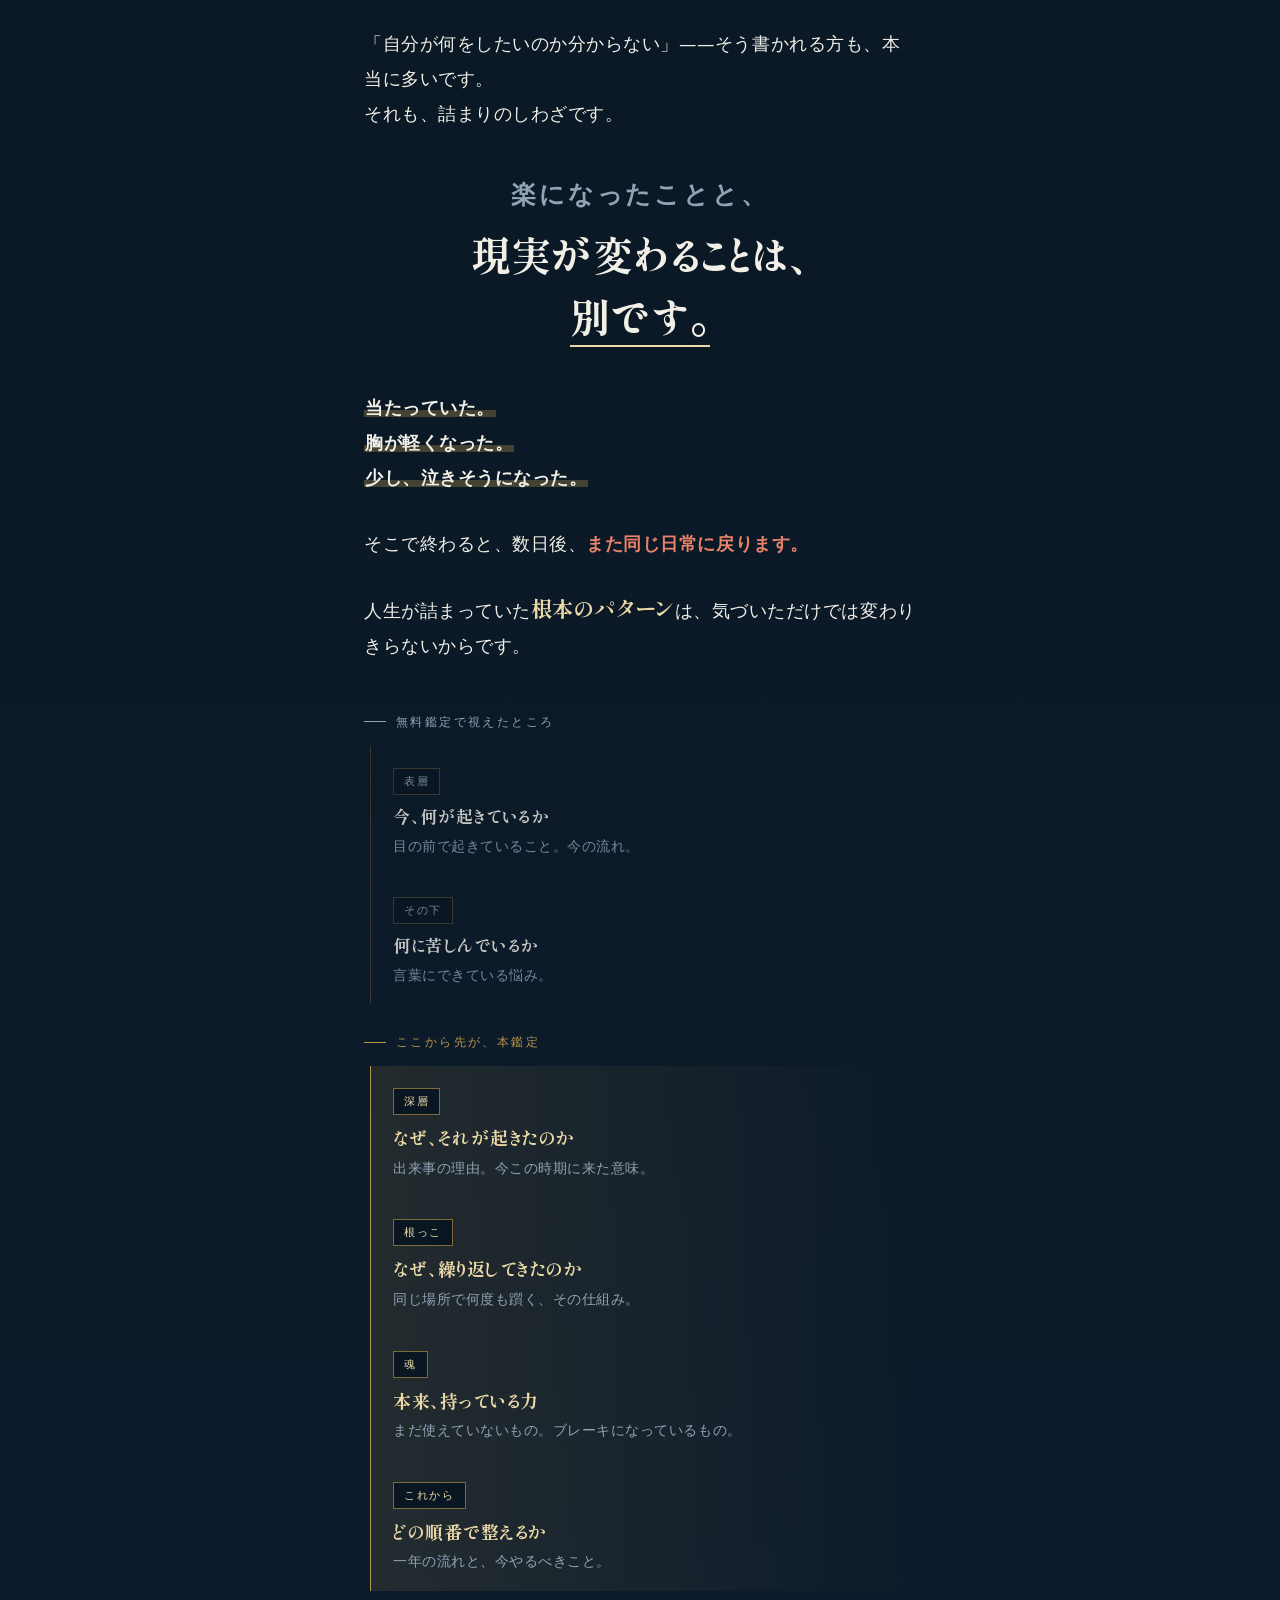
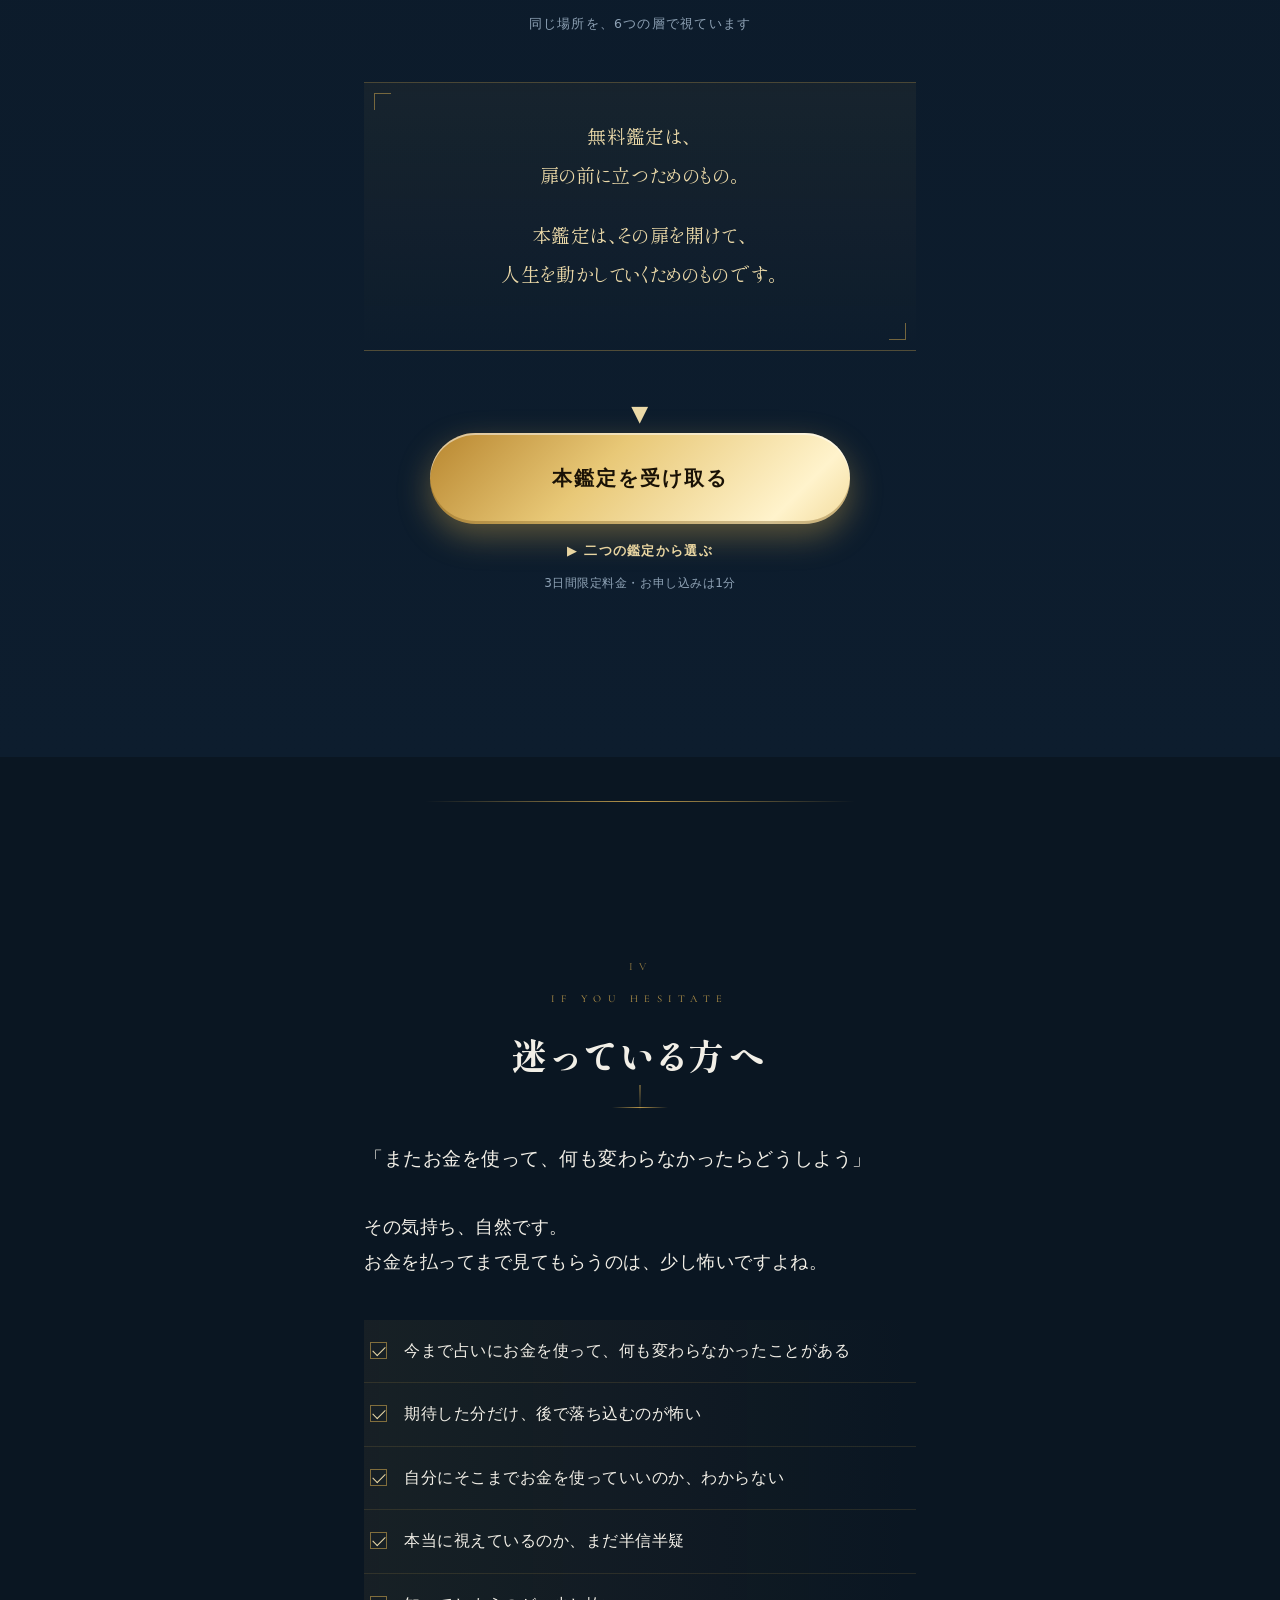
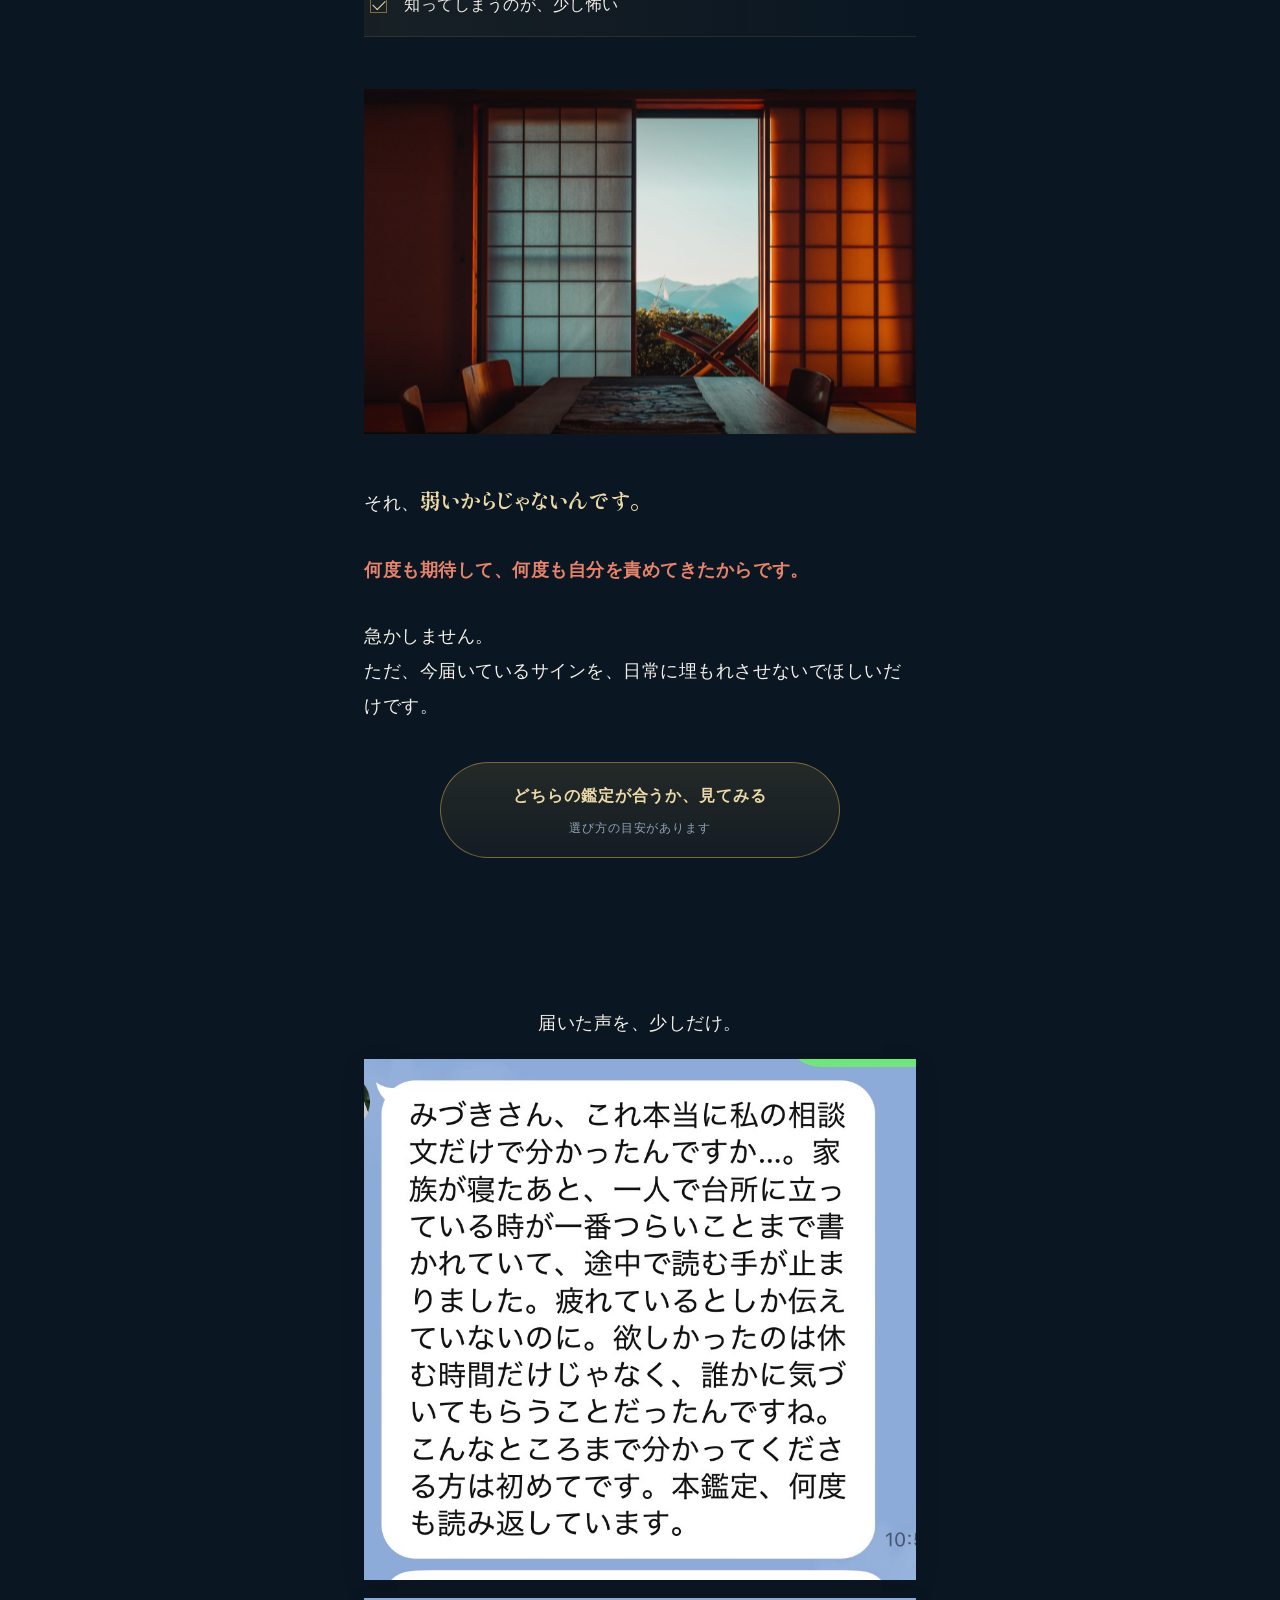
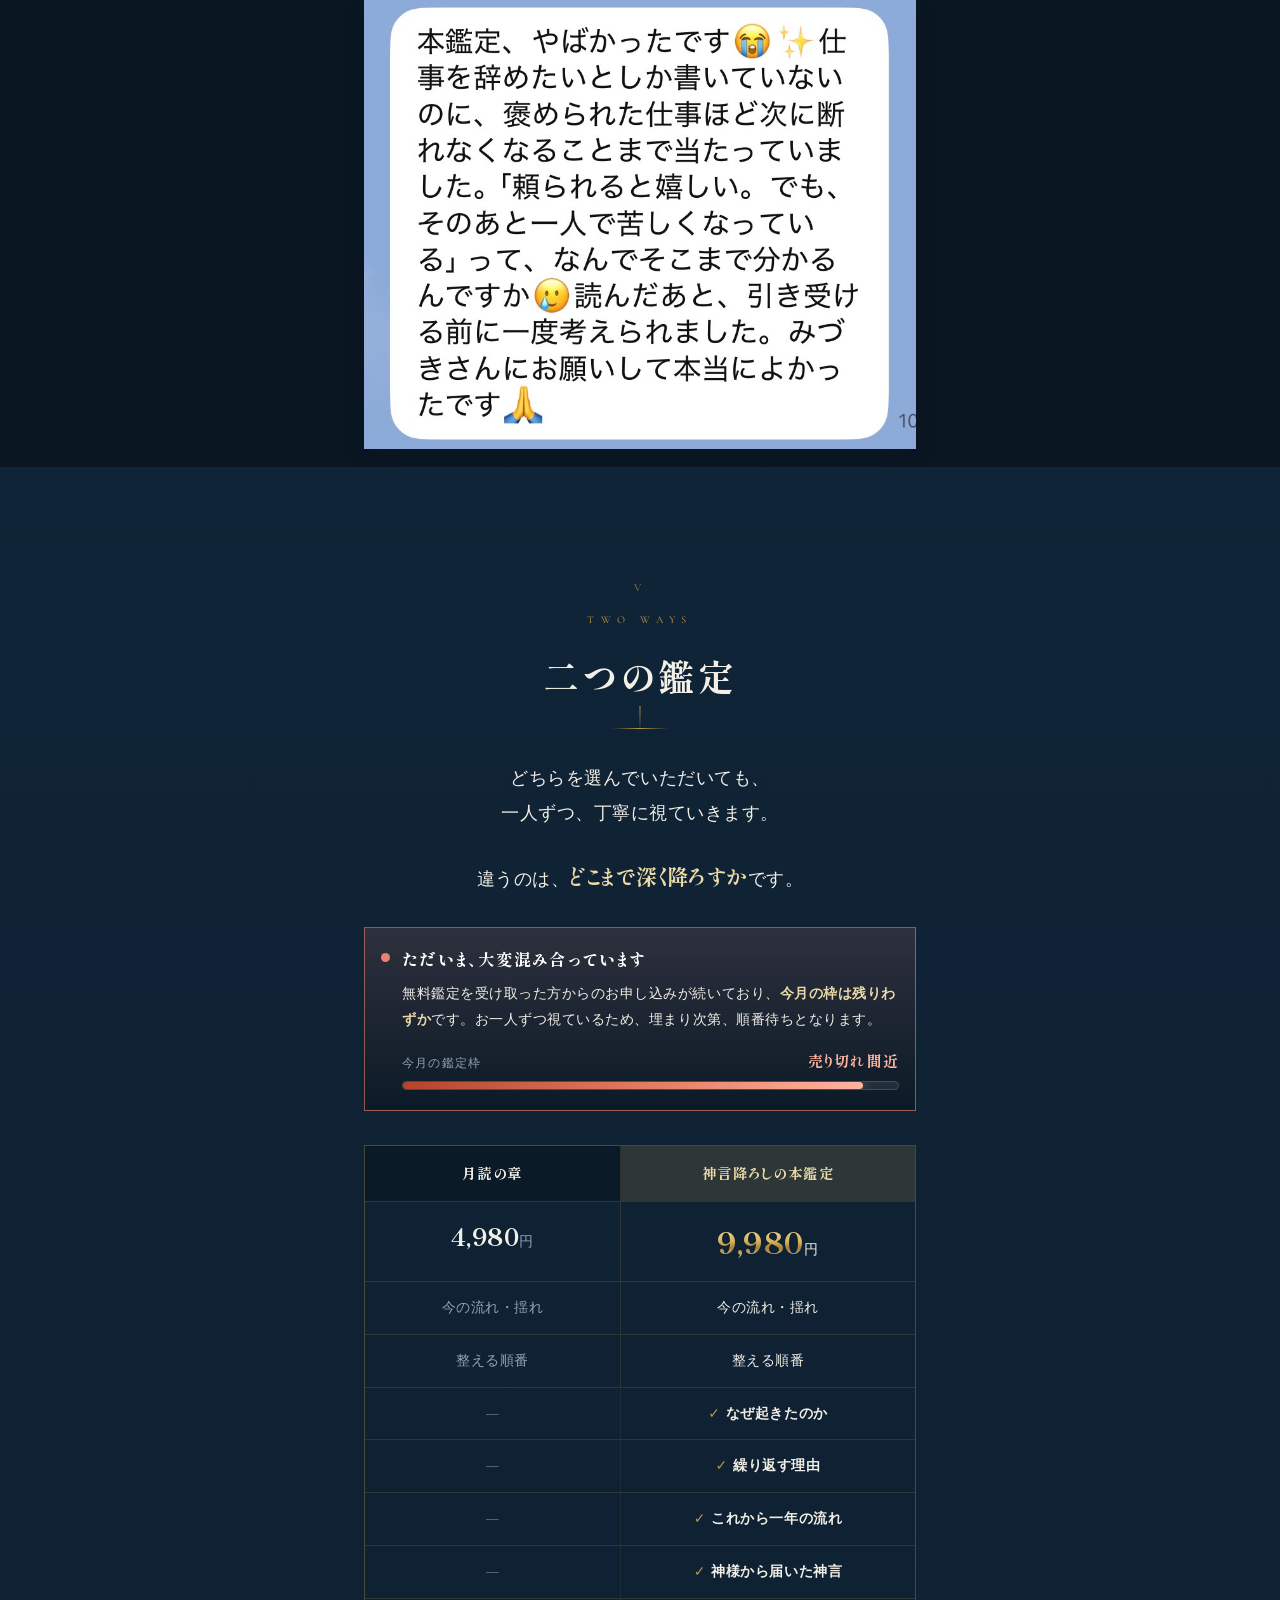
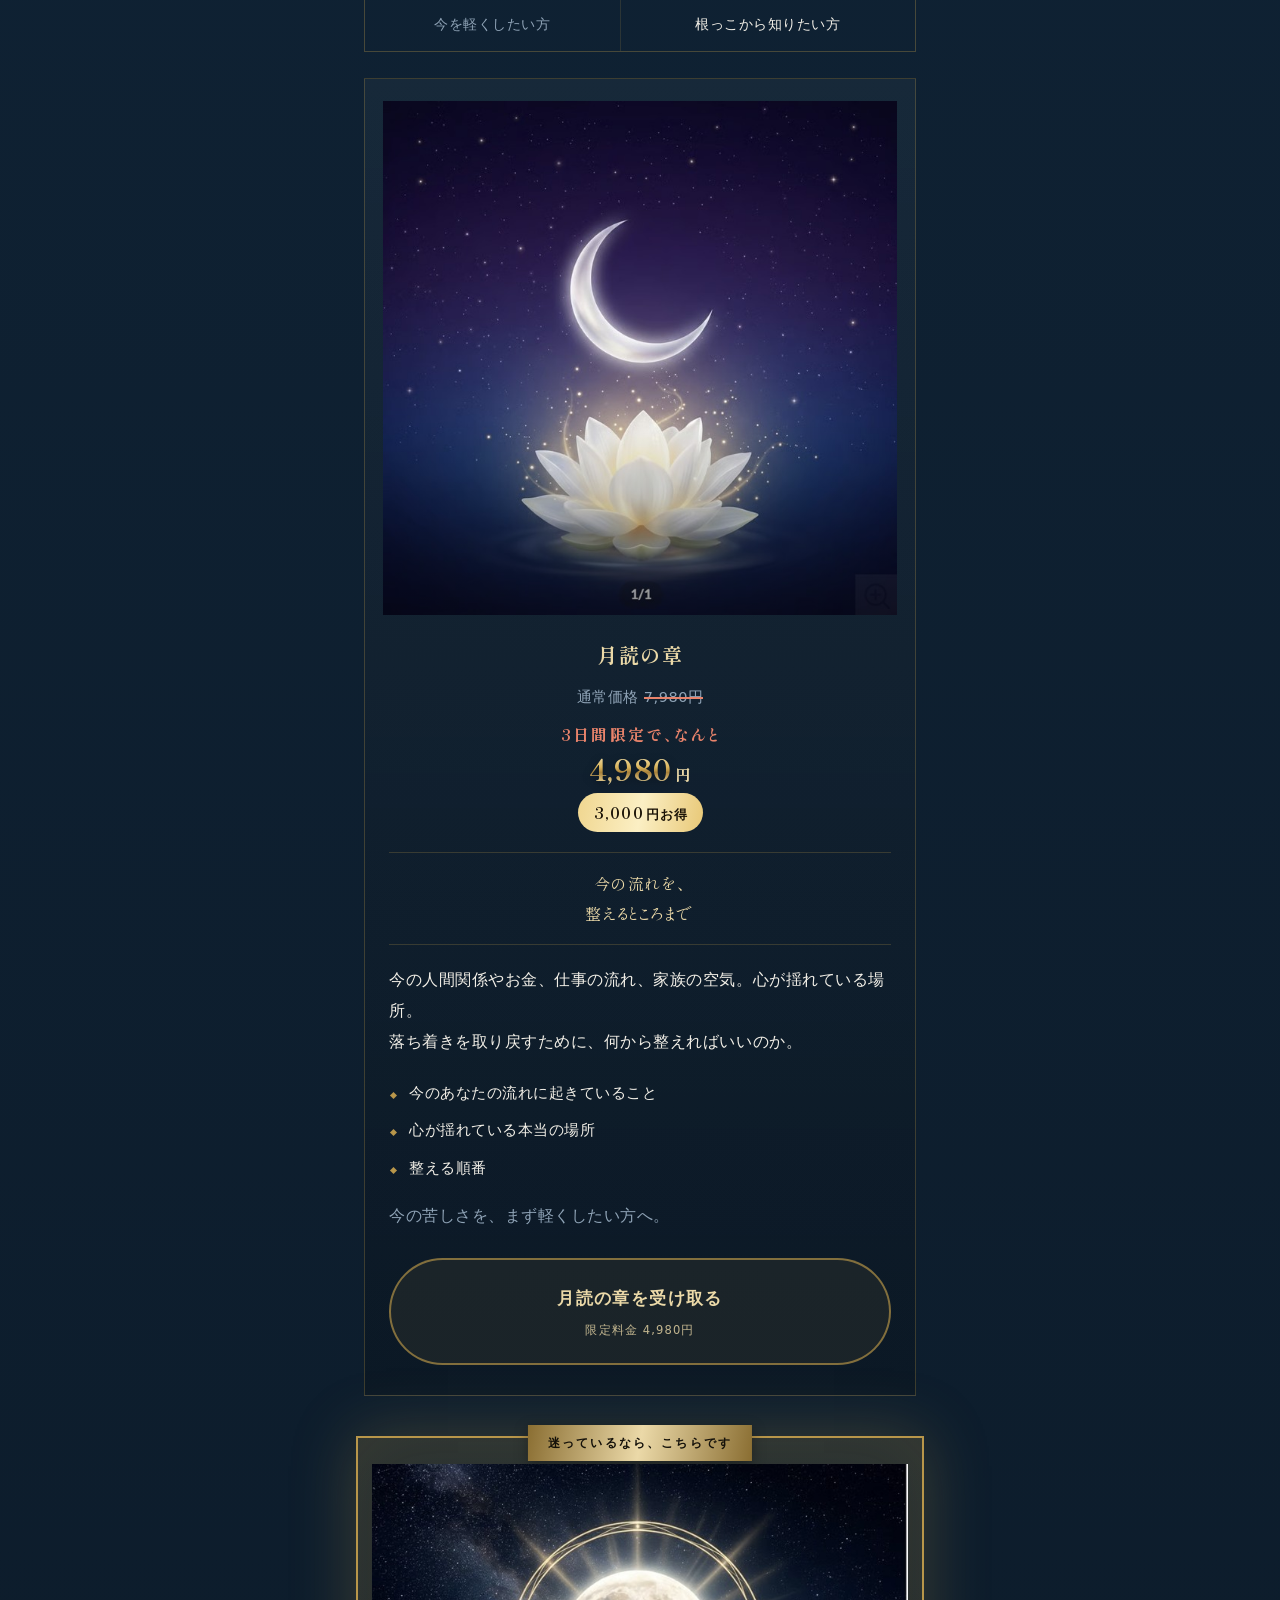
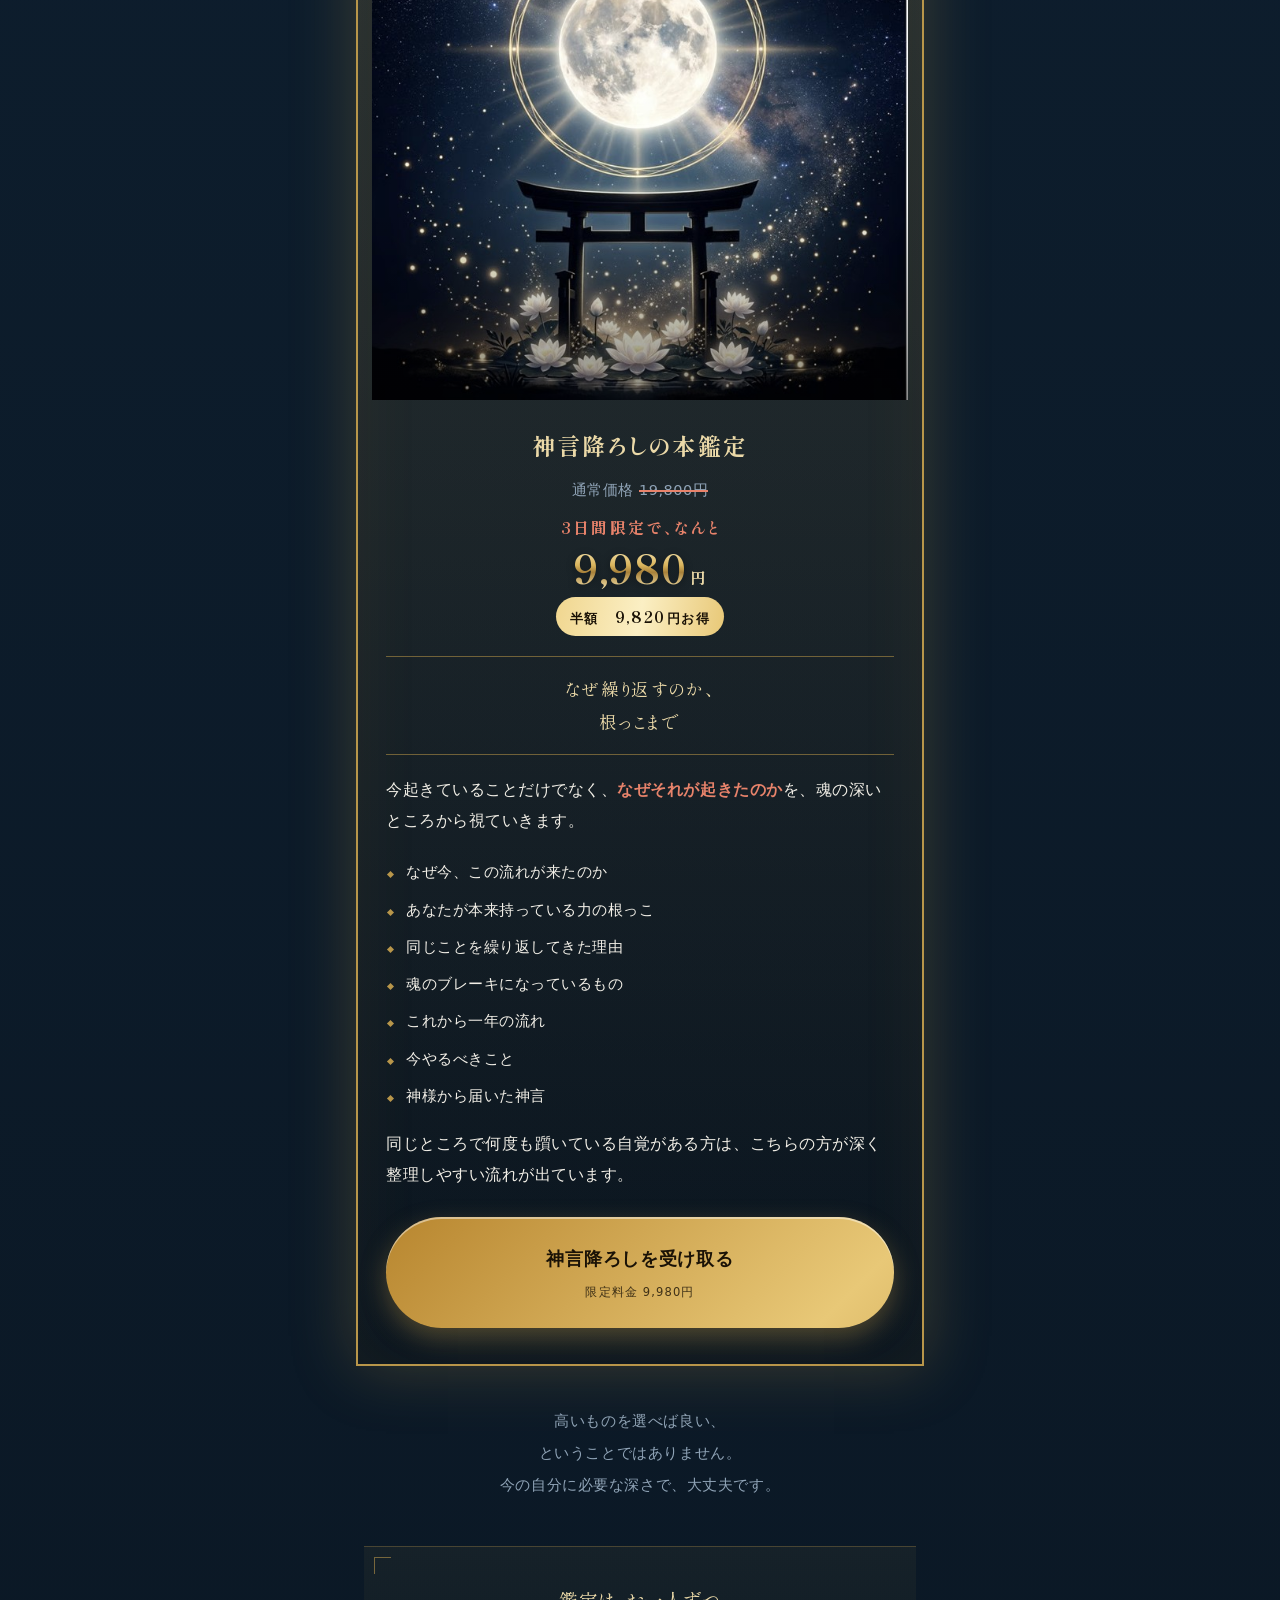
<file: kantei/index.html>
<!doctype html>
<html lang="ja">
<head>
<meta charset="utf-8">
<meta name="viewport" content="width=device-width, initial-scale=1, viewport-fit=cover">
<meta name="robots" content="noindex">
<meta name="theme-color" content="#0A1622">
<title>神言降ろしの本鑑定｜無料鑑定を受け取ったあなたへ</title>
<link rel="preconnect" href="https://fonts.googleapis.com">
<link rel="preconnect" href="https://fonts.gstatic.com" crossorigin>
<link href="https://fonts.googleapis.com/css2?family=Shippori+Mincho+B1:wght@400;600;700;800&family=Cormorant+Garamond:wght@300;500;600&display=swap" rel="stylesheet">
<link rel="stylesheet" href="../assets/lp.css?v=202609102219">
<style>
/* ===== アカウント別トークン：みづき／本鑑定（藍×金） ===== */
:root{
  /* 表示速度（2026-10-09）: 本文ゴシックのWebフォントを廃止しHiragino Sansへ。約1MB削減。
     見出しの明朝（Shippori Mincho B1）は世界観の核なので維持する。 */
  --sans:"Hiragino Sans","Hiragino Kaku Gothic ProN","Yu Gothic Medium","Yu Gothic",system-ui,sans-serif;
  --bg:#0A1622; --bg2:#102437; --bg3:#0D1D2E;
  --gold:#B8964A; --gold-hi:#EBD9A8; --gold-lo:#8A6E32;
  --paper:#F2EFE7; --mute:#8FA3B6; --shu:#E8836B;
  --kon:#0B3050; --rose:#C0456B; --wis:#6B5BA8;
}
</style>
</head>
<!-- 限定料金：初回閲覧から72時間（無料鑑定の受け取り＝LP初見とみなす）。運用側でSTORESの価格を戻す前提 -->
<body data-deadline-key="mizuki_kantei" data-deadline-hours="72">

<div class="prog" aria-hidden="true"><i id="progbar"></i></div>

<!-- ============ HERO ============ -->
<header class="hero">
  <div class="hero-person">
    <img src="../img/k_hero.jpg" alt="堂内で祈るみづき" fetchpriority="high">
    <div class="hero-flare" aria-hidden="true"></div>
  </div>
  <div class="particles" aria-hidden="true" id="particles"></div>
  <div class="hero-copy">
    <div class="lead rv">神言降ろしの本鑑定</div>
    <h1 class="lines"><span class="ln">あの鑑定で、</span><br><span class="ln">視えたのは</span><br><span class="ln gg">半分だけです</span></h1>
    <div class="tag rv">無料鑑定を受け取った方へ</div>
    <div class="scrollcue rv"><span class="lat">SCROLL</span><i></i></div>
  </div>
</header>

<!-- 3日間限定料金（冒頭） -->
<div class="limited">
  <div class="limbox rv">
    <span class="lt">3日間限定</span>
    <div class="lh">無料鑑定を受け取った<br>方だけ、<br><span class="g">3日間だけの料金</span>です</div>
    <div class="ld">神言降ろし 19,800円→<b style="color:var(--gold-hi)">9,980円</b><br>月読の章 7,980円→<b style="color:var(--gold-hi)">4,980円</b></div>
    <div class="cd" aria-label="残り時間">
      <div class="u"><b data-d>-</b><i>日</i></div><div class="sep">:</div>
      <div class="u"><b data-h>--</b><i>時間</i></div><div class="sep">:</div>
      <div class="u"><b data-m>--</b><i>分</i></div><div class="sep">:</div>
      <div class="u s"><b data-s>--</b><i>秒</i></div>
    </div>
    <div class="cd-expired">この料金でのご案内は終了しました。<br>ご希望の方は、LINEにそのままお送りください。</div>
    <div class="ln2">3日間を過ぎると、通常料金に戻ります</div>
    <div class="stock">
      <div class="sl"><span>今月お受けできる鑑定枠</span><b>残りわずか</b></div>
      <div class="bar"><i style="--fill:93%"></i></div>
      <div class="sn">お一人ずつ視ているため、枠が埋まり次第、順番待ちになります</div>
    </div>
  </div>
</div>

<a class="minicta rv" href="#item" style="margin-top:26px">限定料金で鑑定を見る<span class="s">お申し込みは1分</span></a>


<!-- ============ I 涙の意味 ============ -->
<section class="s-ai">
  <div class="wrap">
    <div class="chapno">I</div>
    <div class="eyebrow lat">What you felt</div>
    <h2 class="lines"><span class="ln">あの感覚には、</span><br><span class="ln">意味があります</span></h2>
    <div class="gline"></div>

    <div class="stag">
      <p class="lead-p">あの無料鑑定、書いたのは私です。</p>
      <p>送ってくださった言葉を、一つずつ読みながら書きました。</p>
      <p>読んでいる時、どこかで<span class="ew">手が止まりませんでしたか。</span></p>
      <p>胸のあたりが、ざわっとした。<br>「あ、それだ」と思った。<br>少し怖いけれど、本当はわかっていた気がした。</p>
    </div>
    <div class="big rv-b">あれ、<br><span class="wipe">偶然じゃないんです。</span></div>

    <div class="quote stag">
      <p>手が止まった場所は、<br>あなたの人生がずっと<br>詰まっていた場所。</p>
      <p>胸がざわついた場所は、<br>神様からのメッセージが<br>触れた場所です。</p>
    </div>

    <div class="rv">
      <p>「少し怖いけど、わかる」と思った場所。<br><strong>そこはもう、変わる準備ができています。</strong></p>
    </div>

    <div class="stat rv">
      <div class="num"><span data-count="20000">0</span><span class="unit">名以上</span></div>
      <div class="lbl">これまでに視てきた方の数</div>
    </div>
    <div class="vline" aria-hidden="true"></div>

    <a class="minicta rv" href="#item">その先を、視にいく<span class="s">本鑑定の内容を見る</span></a>
  </div>
</section>

<div class="band" aria-hidden="true"></div>

<!-- ============ II 当てものではない ============ -->
<section class="s-dark">
  <div class="wrap">
    <div class="chapno">II</div>
    <div class="eyebrow lat">Not fortune-telling</div>
    <h2 class="lines"><span class="ln">鑑定は、</span><br><span class="ln">当てものではありません</span></h2>
    <div class="gline"></div>

    <div class="stag">
      <p class="lead-p">未来を言い当てて、すごいでしょと言いたいわけじゃない。<br>怖いことを言って、言う通りにさせたいわけでもない。</p>
      <p>私が届けたいのは、<span class="ew">神様からの本当のメッセージ</span>です。</p>
    </div>

    <div class="ph-full px rv-s">
      <img src="../img/k_wide.jpg" alt="インドの聖地にて" loading="lazy" decoding="async">
      <div class="ov rv-b">見捨てられたわけでは、<br>ありません。</div>
    </div>

    <div class="stag">
      <p>20,000名以上を視てきて、<br>ほとんどの方が同じことを言います。</p>
      <p><span class="shu">「私の努力が足りないから」</span><br><span class="shu">「私に価値がないから」</span><br><span class="shu">「私だけ、見放されたんだ」</span></p>
    </div>
    <div class="big rv-b">違います。</div>
    <div class="rv">
      <p><strong>届いているサインに、気づけなくなっているだけです。</strong></p>
    </div>

    <a class="minicta rv" href="#item">届いているサインを、受け取る<span class="s">3日間限定 4,980円 / 9,980円</span></a>
  </div>
</section>

<!-- ============ III 無料と本鑑定の差 ============ -->
<section class="s-ai-r">
  <div class="wrap">
    <div class="chapno">III</div>
    <div class="eyebrow lat">The difference</div>
    <h2 class="lines"><span class="ln">無料鑑定で</span><br><span class="ln">視えたもの、</span><br><span class="ln">視えなかったもの</span></h2>
    <div class="gline"></div>

    <div class="stag">
      <p class="lead-p">無料鑑定でお伝えしたのは、<span class="ew">今あなたに何が起きているか</span>。それだけです。</p>
      <p>それでも、心が軽くなった方は多い。</p>
      <p>でも、ひとつだけ。</p>
      <p>「軽くなったのに、なぜかまた戻る」<br>そう感じたこと、ありませんか。</p>
      <p>逆に、無料鑑定がピンと来なかった方。それも同じです。<br>表層しか視ていないので、まだ本当の場所に届いていないだけです。</p>
      <p>「自分が何をしたいのか分からない」——そう書かれる方も、本当に多いです。<br>それも、詰まりのしわざです。</p>
    </div>

    <div class="big rv-b"><span class="s">楽になったことと、</span>現実が変わることは、<br><span class="wipe">別です。</span></div>

    <div class="stag">
      <p><span class="mk">当たっていた。</span><br><span class="mk">胸が軽くなった。</span><br><span class="mk">少し、泣きそうになった。</span></p>
      <p>そこで終わると、数日後、<strong>また同じ日常に戻ります。</strong></p>
      <p>人生が詰まっていた<span class="ew">根本のパターン</span>は、気づいただけでは変わりきらないからです。</p>
    </div>

    <div class="depth stag">
      <div class="band-label f">無料鑑定で視えたところ</div>
      <div class="layer free">
        <span class="tag">表層</span>
        <div class="nm">今、何が起きているか</div>
        <div class="sub">目の前で起きていること。今の流れ。</div>
      </div>
      <div class="layer free">
        <span class="tag">その下</span>
        <div class="nm">何に苦しんでいるか</div>
        <div class="sub">言葉にできている悩み。</div>
      </div>
      <div class="band-label d">ここから先が、本鑑定</div>
      <div class="layer deep">
        <span class="tag">深層</span>
        <div class="nm">なぜ、それが起きたのか</div>
        <div class="sub">出来事の理由。今この時期に来た意味。</div>
      </div>
      <div class="layer deep">
        <span class="tag">根っこ</span>
        <div class="nm">なぜ、繰り返してきたのか</div>
        <div class="sub">同じ場所で何度も躓く、その仕組み。</div>
      </div>
      <div class="layer deep">
        <span class="tag">魂</span>
        <div class="nm">本来、持っている力</div>
        <div class="sub">まだ使えていないもの。ブレーキになっているもの。</div>
      </div>
      <div class="layer deep">
        <span class="tag">これから</span>
        <div class="nm">どの順番で整えるか</div>
        <div class="sub">一年の流れと、今やるべきこと。</div>
      </div>
      <div class="cap2">同じ場所を、6つの層で視ています</div>
    </div>

    <div class="quote stag">
      <p>無料鑑定は、<br>扉の前に立つためのもの。</p>
      <p>本鑑定は、その扉を開けて、<br>人生を動かしていくためのものです。</p>
    </div>

    <a class="cta rv" href="#item">
      <span class="arrow">▼</span>
      <span class="btn">本鑑定を受け取る</span>
      <span class="sub">▶ 二つの鑑定から選ぶ</span>
      <span class="micro">3日間限定料金・お申し込みは1分</span>
    </a>
  </div>
</section>

<div class="wrap"><div class="growline"></div></div>

<!-- ============ IV 迷っている方へ ============ -->
<section class="s-dark">
  <div class="wrap">
    <div class="chapno">IV</div>
    <div class="eyebrow lat">If you hesitate</div>
    <h2 class="lines"><span class="ln">迷っている方へ</span></h2>
    <div class="gline"></div>

    <div class="stag">
      <p class="lead-p">「またお金を使って、何も変わらなかったらどうしよう」</p>
      <p>その気持ち、自然です。<br>お金を払ってまで見てもらうのは、少し怖いですよね。</p>
    </div>

    <ul class="chk rv">
      <li>今まで占いにお金を使って、何も変わらなかったことがある</li>
      <li>期待した分だけ、後で落ち込むのが怖い</li>
      <li>自分にそこまでお金を使っていいのか、わからない</li>
      <li>本当に視えているのか、まだ半信半疑</li>
      <li>知ってしまうのが、少し怖い</li>
    </ul>

    <div class="ph wide px rv-s">
      <img src="../img/window_01.jpg" alt="障子越しの光" loading="lazy" decoding="async">
    </div>

    <div class="stag">
      <p>それ、<span class="ew">弱いからじゃないんです。</span></p>
      <p><strong>何度も期待して、何度も自分を責めてきたからです。</strong></p>
      <p>急かしません。<br>ただ、今届いているサインを、日常に埋もれさせないでほしいだけです。</p>
    </div>

    <a class="minicta rv" href="#item">どちらの鑑定が合うか、見てみる<span class="s">選び方の目安があります</span></a>
  </div>
</section>

<!-- ============ V 商品 ============ -->

<!-- voices-pre: 価格の直前に社会的証明を置く（2026-10-09 PDCA） -->
<div class="wrap">
  <div class="rv"><p class="tc">届いた声を、少しだけ。</p></div>
  <figure class="shot rv"><img src="../img/voices/k_01.jpg" alt="受け取った方の感想" loading="lazy" decoding="async"></figure>
  <figure class="shot rv"><img src="../img/voices/k_02.jpg" alt="受け取った方の感想" loading="lazy" decoding="async"></figure>
</div>
<section class="s-ai" id="item" data-sticky-hide>
  <div class="wrap">
    <div class="chapno">V</div>
    <div class="eyebrow lat">Two ways</div>
    <h2 class="lines"><span class="ln">二つの鑑定</span></h2>
    <div class="gline"></div>

    <div class="stag">
      <p class="tc">どちらを選んでいただいても、<br>一人ずつ、丁寧に視ていきます。</p>
      <p class="tc">違うのは、<span class="ew">どこまで深く降ろすか</span>です。</p>
    </div>

    <div class="crowd hot rv">
      <span class="dot"></span>
      <div>
        <div class="ct">ただいま、大変混み合っています</div>
        無料鑑定を受け取った方からのお申し込みが続いており、<b>今月の枠は残りわずか</b>です。お一人ずつ視ているため、埋まり次第、順番待ちとなります。
        <div class="stock">
          <div class="sl"><span>今月の鑑定枠</span><b>売り切れ間近</b></div>
          <div class="bar"><i style="--fill:93%"></i></div>
        </div>
      </div>
    </div>

    <div class="vs stag">
      <div class="r hd"><div class="c">月読の章</div><div class="c">神言降ろしの本鑑定</div></div>
      <div class="r pr"><div class="c"><span class="v">4,980</span>円</div><div class="c"><span class="v">9,980</span>円</div></div>
      <div class="r"><div class="c">今の流れ・揺れ</div><div class="c">今の流れ・揺れ</div></div>
      <div class="r"><div class="c">整える順番</div><div class="c">整える順番</div></div>
      <div class="r"><div class="c dash">—</div><div class="c tick">なぜ起きたのか</div></div>
      <div class="r"><div class="c dash">—</div><div class="c tick">繰り返す理由</div></div>
      <div class="r"><div class="c dash">—</div><div class="c tick">これから一年の流れ</div></div>
      <div class="r"><div class="c dash">—</div><div class="c tick">神様から届いた神言</div></div>
      <div class="r"><div class="c">今を軽くしたい方</div><div class="c">根っこから知りたい方</div></div>
    </div>

    <!-- 月読の章 -->
    <div class="item rv">
      <div class="thumb"><img src="../img/thumb_tsukuyomi.jpg" alt="月読の章" loading="lazy" decoding="async"></div>
      <div class="pname">月読の章</div>
      <div class="pr-stage">
        <div class="was">通常価格 <s>7,980円</s></div>
        <div class="nanto">3日間限定で、なんと</div>
        <div class="price"><span class="num-gold">4,980</span><small>円</small></div>
        <span class="off"><b>3,000</b>円お得</span>
      </div>
      <div class="goal">今の流れを、<br>整えるところまで</div>
      <p>今の人間関係やお金、仕事の流れ、家族の空気。心が揺れている場所。<br>落ち着きを取り戻すために、何から整えればいいのか。</p>
      <ul>
        <li>今のあなたの流れに起きていること</li>
        <li>心が揺れている本当の場所</li>
        <li>整える順番</li>
      </ul>
      <p class="honest">今の苦しさを、まず軽くしたい方へ。</p>
      <a class="pbtn" href="https://pmsdqb4c2p0emj0yagvc.stores.jp/items/6a1d7e1352c94a29de6035ea" target="_blank" rel="noopener">月読の章を受け取る<span class="s">限定料金 4,980円</span></a>
    </div>

    <!-- 神言降ろし（推奨） -->
    <div class="item rec">
      <div class="badge">迷っているなら、こちらです</div>
      <div class="thumb"><img src="../img/thumb_shingon.jpg" alt="神言降ろしの本鑑定" loading="lazy" decoding="async"></div>
      <div class="pname">神言降ろしの本鑑定</div>
      <div class="pr-stage">
        <div class="was">通常価格 <s>19,800円</s></div>
        <div class="nanto">3日間限定で、なんと</div>
        <div class="price"><span class="num-gold">9,980</span><small>円</small></div>
        <span class="off">半額　<b>9,820</b>円お得</span>
      </div>
      <div class="goal">なぜ繰り返すのか、<br>根っこまで</div>
      <p>今起きていることだけでなく、<strong>なぜそれが起きたのか</strong>を、魂の深いところから視ていきます。</p>
      <ul>
        <li>なぜ今、この流れが来たのか</li>
        <li>あなたが本来持っている力の根っこ</li>
        <li>同じことを繰り返してきた理由</li>
        <li>魂のブレーキになっているもの</li>
        <li>これから一年の流れ</li>
        <li>今やるべきこと</li>
        <li>神様から届いた神言</li>
      </ul>
      <p>同じところで何度も躓いている自覚がある方は、こちらの方が深く整理しやすい流れが出ています。</p>
      <a class="pbtn" href="https://pmsdqb4c2p0emj0yagvc.stores.jp/items/6a1d8212a4c9724b477427d2" target="_blank" rel="noopener">神言降ろしを受け取る<span class="s">限定料金 9,980円</span></a>
    </div>

    <div class="whisper rv">
      高いものを選べば良い、<br>ということではありません。<br>今の自分に必要な深さで、大丈夫です。
    </div>

    <div class="quote stag">
      <p>鑑定は、お一人ずつ<br>視て、書いています。</p>
      <p>お受けできる数に、<br>限りがあります。</p>
    </div>

    <div class="linebox rv">
      <div class="lh">どちらにするか迷ったら</div>
      <p>今の状況を、そのままLINEへ。<br>どちらが合うか、私からお返事します。</p>
      <div class="ls">お支払いで止まった時も、同じくLINEへ</div>
    </div>

    <div class="ph wide px rv-s">
      <img src="../img/hands_02.jpg" alt="湯呑みを持つ手" loading="lazy" decoding="async">
      <div class="cap">迷ったら、そのままLINEに</div>
    </div>
  </div>
</section>

<div class="band" aria-hidden="true"></div>

<!-- ============ VI 受け取りまでの流れ（明） ============ -->
<section class="s-light">
  <div class="wrap">
    <div class="chapno">VI</div>
    <div class="eyebrow lat">The flow</div>
    <h2 class="lines"><span class="ln">受け取るまでの流れ</span></h2>
    <div class="gline"></div>

    <div class="steps stag">
      <div class="st">
        <span class="when">お申し込み</span>
        <h4>ご購入いただく</h4>
        <p>お名前と、購入画面のスクリーンショットをLINEに送ってください。ここで一度、私が確認します。</p>
      </div>
      <div class="st">
        <span class="when">確認がとれたら</span>
        <h4>二度目の質問をお送りします</h4>
        <p>ここが、いちばん大事なところ。<br>今いちばんしんどい瞬間。認めるのが怖かったこと。夜にふっと出てくる気持ち。<br>上手に書こうとしなくて大丈夫。思いついたままの言葉で構いません。</p>
      </div>
      <div class="st">
        <span class="when">お返事をいただいてから</span>
        <h4>その言葉ごと、深く視ます</h4>
        <p>いただいた言葉を一つずつ受け取りながら、なぜ今この流れが来ているのかを視ていきます。<br>ここに時間をかけたいので、<strong>二〜三日</strong>いただいています。</p>
      </div>
      <div class="st">
        <span class="when">仕上がったら</span>
        <h4>本格鑑定書をお届けします</h4>
        <p>読み終えたあとに、そのまま置いておける長さで書きます。何度でも読み返してください。</p>
      </div>
    </div>

    <div class="whisper rv">
      申し込んで、はい終わり、ではありません。<br>
      あなたの言葉を聞いてから、書きはじめます。
    </div>

    <a class="cta rv" href="#item">
      <span class="arrow">▼</span>
      <span class="btn">鑑定を選ぶ</span>
      <span class="sub">▶ 3日間限定 4,980円 / 9,980円</span>
    </a>
  </div>
</section>

<div class="wrap"><div class="growline"></div></div>

<!-- ============ VII 声（明） ============ -->
<section class="s-light">
  <div class="wrap">
    <div class="chapno">VII</div>
    <div class="eyebrow lat">Voices</div>
    <h2 class="lines"><span class="ln">受け取った方たちのこと</span></h2>
    <div class="gline"></div>

    <div class="rv"><p class="tc">届いたLINEを、そのまま載せています。</p></div>

    <!-- 実際の感想スクショ（無加工・原寸比率のまま） -->
    
    
    <figure class="shot rv"><img src="../img/voices/k_03.jpg" alt="受け取った方の感想" loading="lazy" decoding="async"></figure>

    <a class="minicta rv" href="#item">私も、視てもらう<span class="s">二つの鑑定から選ぶ</span></a>

    <figure class="shot rv"><img src="../img/voices/k_04.jpg" alt="受け取った方の感想" loading="lazy" decoding="async"></figure>
    <figure class="shot rv"><img src="../img/voices/k_05.jpg" alt="受け取った方の感想" loading="lazy" decoding="async"></figure>
    <figure class="shot rv"><img src="../img/voices/k_06.jpg" alt="受け取った方の感想" loading="lazy" decoding="async"></figure>

    <a class="minicta rv" href="#item">鑑定を選ぶ<span class="s">月読の章 4,980円 / 神言降ろし 9,980円</span></a>
  </div>
</section>

<!-- ============ VIII 来ないでほしい方 ============ -->
<section class="s-ai-r">
  <div class="wrap">
    <div class="warn stag">
      <div class="eyebrow lat">Please do not</div>
      <h3>申し込まないでほしい方が、<br>います</h3>
      <p>今、生活が苦しくて、このお金を出すために何かを削らなければならない方。</p>
      <p><strong>今回は、見送ってください。</strong></p>
      <p>無料鑑定でお伝えしたことを、何度でも読み返してください。<br>そこに書いたことは、本当のことです。</p>
      <p>状況が変わった時に、また来てくださったらいい。<br><strong>その時、私はここにいます。</strong></p>
    </div>

    <div class="big rv-b" style="margin-top:46px">暮らしを壊さずに<br>来られる方へ。</div>
    <a class="minicta rv" href="#item">限定料金のうちに、鑑定を選ぶ<span class="s">3日間を過ぎると通常料金に戻ります</span></a>
  </div>
</section>

<!-- ============ IX FAQ ============ -->
<section class="s-dark">
  <div class="wrap">
    <div class="chapno">IX</div>
    <div class="eyebrow lat">Questions</div>
    <h2 class="sm lines"><span class="ln">よくあるご質問</span></h2>
    <div class="gline"></div>

    <div class="stag">
      <details class="faq"><summary>怖いことを言われませんか。</summary>
        <div class="ans">言いません。私は、怖がらせて動かす鑑定はしません。ただ、見ないままだと同じことを繰り返しやすい部分については、正直にお伝えします。</div>
      </details>
      <details class="faq"><summary>当たっていなかったらどうしよう、と思ってしまいます。</summary>
        <div class="ans">鑑定は、当てものではありません。読んだときに「ざわっとした場所」を、あなた自身が見つけるためのものです。ひとつでも心に残る場所があれば、それが今のあなたに必要なところです。</div>
      </details>
      <details class="faq"><summary>月読の章と神言降ろし、どちらを選べばいいですか。</summary>
        <div class="ans">今の苦しさをまず軽くしたい方は月読の章を。同じことを何度も繰り返している自覚がある方、根っこから知りたい方は神言降ろしの本鑑定をおすすめしています。</div>
      </details>
      <details class="faq"><summary>家族に知られませんか。</summary>
        <div class="ans">知られません。鑑定書はこのLINEにだけ届きます。郵送物も、家に届くものも一切ありません。読む時間も場所も、あなたが決めてください。</div>
      </details>
      <details class="faq"><summary>どれくらいで届きますか。</summary>
        <div class="ans">お申し込みのあと、鑑定前に聞かせてほしいことをLINEでお送りします。ご回答をいただいてから、二〜三日ほどで仕上げてお届けします。</div>
      </details>
      <details class="faq"><summary>3日間を過ぎたら、もう受けられませんか。</summary>
        <div class="ans">受けられます。ただし通常料金に戻ります。無料鑑定を受け取った直後がいちばん心が動いている時なので、この料金は3日間だけにしています。</div>
      </details>
      <details class="faq"><summary>質問に上手く答えられる自信がありません。</summary>
        <div class="ans">大丈夫です。長く書かなくて構いません。思いついたままの言葉で送ってください。</div>
      </details>
      <details class="faq"><summary>お守りの石など、あとから何か購入する必要はありますか。</summary>
        <div class="ans">ありません。鑑定の中で、石や道具の購入をお願いすることはありません。追加の費用も一切かかりません。</div>
      </details>
      <details class="faq"><summary>お支払いがうまくいきません。</summary>
        <div class="ans">よくあることなので、気にしないでください。エラーが出た、途中で止まった、どの方法がいいかわからない。そのままLINEに送ってください。一緒に手順を確認します。</div>
      </details>
    </div>

    <a class="minicta rv" href="#item">鑑定を申し込む<span class="s">月読の章 / 神言降ろし</span></a>
  </div>
</section>

<!-- ============ X 追伸 ============ -->
<section class="s-ai">
  <div class="wrap">
    <div class="chapno">X</div>
    <div class="eyebrow lat">From Mizuki</div>
    <h2 class="lines"><span class="ln">最後に</span></h2>
    <div class="gline"></div>

    <div class="ph portrait rv-s">
      <img src="../img/k_portrait.jpg" alt="みづき" loading="lazy" decoding="async"
           onerror="this.onerror=null;this.src='../img/moon_03.jpg';this.alt='';">
    </div>

    <div class="stag">
      <p class="lead-p">私は、神様の声がただ聞こえる人ではありません。</p>
      <p><strong>神様から届いたものを、今のあなたが受け取れる言葉に変える人です。</strong></p>
      <p>無料だから軽く見る。浅く見る。当たり障りのないことだけ言う。<br>それは、神様から預かった言葉にも、あなたの人生にも失礼だと思っています。</p>
      <p>だから、無料鑑定でも手を抜きませんでした。<br>そして、そこで視えたものの<span class="ew">奥</span>が、まだ残っています。</p>
      <p>あなたがここまで辿り着いたこと自体に、意味があります。</p>
    </div>

    <div class="whisper rv">金額の話ではありません。<br>「このまま」が怖い方の話です。</div>

    <div class="peak rv">
      <div class="l1">迷っている時間も、<br>流れは進んでいます。</div>
      <div class="l2">見にいくのは、<br><em>今日でいい。</em></div>
      <div class="l3">限定料金の残り時間は、<br>ページ上部に表示しています。</div>
    </div>

    <div class="sign rv">みづき</div>

    <a class="cta rv" href="#item">
      <span class="arrow">▼</span>
      <span class="btn">本鑑定を受け取る</span>
      <span class="sub">▶ 二つの鑑定から選ぶ</span>
      <span class="micro">3日間限定料金・お申し込みは1分</span>
    </a>
  </div>
</section>

<footer>
  <div class="wrap">
    <p>累計20,000名以上を視てきました</p>
    <p style="margin-top:20px"><a href="https://pmsdqb4c2p0emj0yagvc.stores.jp/tokushoho" target="_blank" rel="noopener">特定商取引法に基づく表記</a></p>
    <p class="lat" style="margin-top:22px;font-size:10px;letter-spacing:.4em">MIZUKI</p>
  </div>
</footer>

<div class="sticky" id="sticky">
  <span class="lab"><span class="hot">残りわずか</span>限定料金<span class="cdmini"></span></span>
  <div class="row">
    <div class="pricebox"><div class="p">4,980<small>円〜</small></div><div class="n">月読の章 / 神言降ろし</div></div>
    <a href="#item">鑑定を選ぶ</a>
  </div>
</div>

<script src="../assets/lp.js?v=202610090400"></script>
<script src="../assets/track-config.js?v=202609252005"></script>
<script src="../assets/track.js?v=202609252005"></script>
</body>
</html>
</file>
<file: assets/lp.css>
/* =====================================================================
   スピ系セールスLP 共通デザインシステム v2  (spi-sales-lp)
   - モバイルファースト（390px基準）／ダーク基調＋明セクションの明暗リズム
   - 感情を動かす4段のジャンプ率： whisper(14.5) < body(17) < quote(19) < big(28-40) < xl(34-50)
   - アカウント別の差し替えは各ページ <style> の :root 上書きだけで行う
   ===================================================================== */

:root{
  /* ---- 色トークン（既定＝みづき・本鑑定：藍×金） ---- */
  --bg:#0A1622;          /* 基調の闇 */
  --bg2:#102437;         /* 一段明るい闇（グラデ用） */
  --bg3:#0D1D2E;
  --gold:#B8964A;
  --gold-hi:#EBD9A8;
  --gold-lo:#8A6E32;
  --paper:#F2EFE7;       /* 本文 */
  --mute:#8FA3B6;        /* 囁き・注釈 */
  --shu:#E8836B;         /* 痛みの言葉・感情ピーク（strong） */
  --marker:rgba(201,162,75,.30);
  /* 明セクション */
  --cream:#F7F4EC;
  --ink:#2A2D3A;
  --ink2:#5A5E70;
  --kon:#0B3050;
  --rose:#C0456B;
  --wis:#6B5BA8;
  /* CTA */
  --cta-a:#B8862F; --cta-b:#E8C877; --cta-c:#FFF3CC; --cta-d:#A87828;
  --cta-ink:#1A1206;
  /* 寸法 */
  --pad:24px;
  --maxw:600px;
  /* 書体 */
  --serif:"Shippori Mincho B1","Hiragino Mincho ProN","Yu Mincho",serif;
  --sans:"Noto Sans JP","Hiragino Sans","Yu Gothic",sans-serif;
  --lat:"Cormorant Garamond",Georgia,serif;
}

/* ---------- リセット ---------- */
*{margin:0;padding:0;box-sizing:border-box}
html{scroll-behavior:smooth;-webkit-text-size-adjust:100%}
html,body{max-width:100%;overflow-x:clip}
body{
  background:var(--bg);color:var(--paper);
  font-family:var(--sans);
  font-size:17px;line-height:2.0;letter-spacing:.03em;
  font-feature-settings:"palt" 1;-webkit-font-smoothing:antialiased;
  padding-bottom:104px;
}
img{max-width:100%;display:block;height:auto}
a{-webkit-tap-highlight-color:rgba(201,162,75,.18)}
p{margin-bottom:1.8em}
p:last-child{margin-bottom:0}
strong{color:var(--shu);font-weight:700}
em{font-style:normal;color:var(--gold-hi)}
b{font-weight:700}
.wrap{max-width:var(--maxw);margin:0 auto;padding:0 var(--pad)}
.lat{font-family:var(--lat);letter-spacing:.3em}
.tc{text-align:center}

/* ---------- 文字の階層（感情のジャンプ率） ---------- */
.lead-p{font-size:18.5px;line-height:2.0;color:var(--paper)}
.whisper{font-size:14.5px;color:var(--mute);text-align:center;margin:36px 0;line-height:2.2;letter-spacing:.04em;text-wrap:balance}
.big{
  font-family:var(--serif);font-size:clamp(28px,8.4vw,40px);font-weight:800;
  line-height:1.55;letter-spacing:.01em;text-align:center;margin:44px 0;color:var(--paper);
  word-break:keep-all;overflow-wrap:break-word;text-wrap:balance;
}
.big.xl{font-size:clamp(34px,10.4vw,50px);line-height:1.42;margin:52px 0}
.big .g{background:linear-gradient(180deg,#FBEFC4,#D9B45C 52%,#A8813A 68%,#F2DFA6);-webkit-background-clip:text;background-clip:text;color:transparent}
.big .s{font-size:.62em;font-weight:600;color:var(--mute);display:block;margin-bottom:.35em;letter-spacing:.12em}
.quote{
  font-family:var(--serif);margin:44px 0;padding:34px 26px;position:relative;
  border-top:1px solid rgba(201,162,75,.32);border-bottom:1px solid rgba(201,162,75,.32);
  background:linear-gradient(180deg,rgba(201,162,75,.06),transparent);
  text-align:center;font-size:19px;line-height:2.05;letter-spacing:.02em;color:var(--gold-hi);
}
.quote p{margin-bottom:1.15em;text-wrap:balance}
.quote::before,.quote::after{content:"";position:absolute;width:16px;height:16px;opacity:.6}
.quote::before{top:10px;left:10px;border-top:1px solid var(--gold);border-left:1px solid var(--gold)}
.quote::after{bottom:10px;right:10px;border-bottom:1px solid var(--gold);border-right:1px solid var(--gold)}

/* 文中の強調3種：ew=感情語（明朝で少し大きく）／mk=マーカー／shu=痛み */
.ew{font-family:var(--serif);font-size:1.22em;font-weight:700;color:var(--gold-hi);line-height:1.2;letter-spacing:.02em}
.mk{background:linear-gradient(transparent 60%,var(--marker) 60%,var(--marker) 94%,transparent 94%);padding:0 .06em;font-weight:600}
.shu{color:var(--shu);font-weight:700}
.jump{display:inline-block;font-family:var(--serif);font-size:1.9em;line-height:1.2;font-weight:800;color:var(--gold-hi);text-shadow:0 0 24px rgba(245,223,160,.35);vertical-align:-.06em;margin:0 .04em}
.capsule{display:inline-block;background:var(--gold-hi);color:#14110A;font-weight:800;padding:.08em .6em;border-radius:999px;margin:0 .15em;font-size:.92em}

/* ---------- 見出し ---------- */
.chapno{display:block;text-align:center;font-family:var(--lat);font-size:11px;letter-spacing:.5em;color:var(--gold);opacity:.8;margin-bottom:10px}
.eyebrow{text-align:center;font-size:10.5px;letter-spacing:.62em;color:var(--gold);margin-bottom:16px;font-family:var(--lat);text-transform:uppercase;transition:letter-spacing 1.6s cubic-bezier(.22,.61,.36,1)}
.eyebrow:not(.on){letter-spacing:.3em}
h2{
  font-family:var(--serif);font-size:clamp(28px,8vw,36px);font-weight:800;text-align:center;
  letter-spacing:.1em;line-height:1.66;margin-bottom:8px;color:var(--paper);position:relative;
  word-break:normal;overflow-wrap:anywhere;line-break:strict;text-wrap:balance;
}
h2.sm{font-size:22px}
h2::after{content:"";position:absolute;left:50%;bottom:-26px;width:1px;height:0;background:linear-gradient(180deg,var(--gold),transparent);transform:translateX(-50%);transition:height 1.4s cubic-bezier(.22,.61,.36,1) .35s}
h2.on::after,.on h2::after{height:26px}
h3{font-family:var(--serif);font-size:20px;font-weight:700;letter-spacing:.08em;line-height:1.85;margin-bottom:18px;color:var(--gold-hi)}
.gline{width:56px;height:1px;background:linear-gradient(90deg,transparent,var(--gold),transparent);margin:22px auto 32px}
.orn{display:flex;align-items:center;gap:13px;justify-content:center;margin:34px auto}
.orn::before,.orn::after{content:"";width:64px;height:1px;background:linear-gradient(90deg,transparent,var(--gold))}
.orn::after{background:linear-gradient(90deg,var(--gold),transparent)}
.orn i{width:7px;height:7px;background:var(--gold);transform:rotate(45deg);box-shadow:0 0 12px rgba(201,162,75,.75)}
.vline{width:1px;height:44px;margin:0 auto;background:linear-gradient(180deg,transparent,var(--gold),transparent)}
.growline{height:1px;width:0;margin:44px auto;background:linear-gradient(90deg,transparent,var(--gold),transparent);transition:width 1.8s cubic-bezier(.22,.61,.36,1)}
.growline.on{width:78%}
.sign{text-align:right;font-family:var(--serif);font-size:18px;letter-spacing:.2em;color:var(--gold-hi);margin-top:38px}

/* ---------- セクション ---------- */
section{padding:60px 0;position:relative}
.s-dark{background:var(--bg)}
.s-ai{background:linear-gradient(180deg,var(--bg2) 0%,var(--bg) 100%)}
.s-ai-r{background:linear-gradient(180deg,var(--bg) 0%,var(--bg3) 100%)}
.s-light{background:var(--cream);color:var(--ink)}
.s-light h2,.s-light .big{color:var(--ink)}
.s-light h3{color:var(--kon)}
.s-light p{color:var(--ink)}
.s-light .eyebrow,.s-light .chapno{color:var(--kon)}
.s-light .gline{background:linear-gradient(90deg,transparent,var(--rose),var(--wis),transparent);height:2px;width:120px}
.s-light .whisper{color:var(--ink2)}
.s-light strong{color:var(--rose)}
.s-light .quote{color:var(--ink);border-color:rgba(22,37,92,.24);background:linear-gradient(180deg,rgba(22,37,92,.05),transparent)}
.s-light .ew{color:var(--kon)}
.s-light h2::after{background:linear-gradient(180deg,var(--rose),transparent)}

/* 青海波の帯 */
.band{height:76px;background-image:url("data:image/svg+xml;utf8,%3Csvg xmlns='http://www.w3.org/2000/svg' width='120' height='60'%3E%3Cg fill='none' stroke='%23C9A24B' stroke-opacity='.11' stroke-width='1'%3E%3Ccircle cx='0' cy='60' r='56'/%3E%3Ccircle cx='0' cy='60' r='42'/%3E%3Ccircle cx='0' cy='60' r='28'/%3E%3Ccircle cx='60' cy='60' r='56'/%3E%3Ccircle cx='60' cy='60' r='42'/%3E%3Ccircle cx='60' cy='60' r='28'/%3E%3Ccircle cx='120' cy='60' r='56'/%3E%3Ccircle cx='120' cy='60' r='42'/%3E%3Ccircle cx='120' cy='60' r='28'/%3E%3Ccircle cx='30' cy='30' r='56'/%3E%3Ccircle cx='30' cy='30' r='42'/%3E%3Ccircle cx='90' cy='30' r='56'/%3E%3Ccircle cx='90' cy='30' r='42'/%3E%3C/g%3E%3C/svg%3E");background-size:112px 56px;-webkit-mask-image:linear-gradient(180deg,transparent,#000 45%,transparent);mask-image:linear-gradient(180deg,transparent,#000 45%,transparent)}

/* ---------- 動き：リビール系 ---------- */
.rv{opacity:0;transform:translateY(28px);transition:opacity 1.1s cubic-bezier(.22,.61,.36,1),transform 1.1s cubic-bezier(.22,.61,.36,1)}
.rv.on{opacity:1;transform:none}
.rv-s{opacity:0;transform:scale(1.05);transition:opacity 1.4s ease,transform 1.9s cubic-bezier(.22,.61,.36,1)}
.rv-s.on{opacity:1;transform:none}
.rv-b{opacity:0;filter:blur(8px);transform:translateY(10px);transition:opacity 1.3s ease,filter 1.3s ease,transform 1.3s cubic-bezier(.22,.61,.36,1)}
.rv-b.on{opacity:1;filter:blur(0);transform:none}
/* 子要素を順番に出す（.stag の直下） */
.stag>*{opacity:0;transform:translateY(16px);transition:opacity .9s cubic-bezier(.22,.61,.36,1),transform .9s cubic-bezier(.22,.61,.36,1)}
.stag.on>*{opacity:1;transform:none}
.stag.on>*:nth-child(1){transition-delay:.05s}
.stag.on>*:nth-child(2){transition-delay:.22s}
.stag.on>*:nth-child(3){transition-delay:.39s}
.stag.on>*:nth-child(4){transition-delay:.56s}
.stag.on>*:nth-child(5){transition-delay:.73s}
.stag.on>*:nth-child(6){transition-delay:.90s}
.stag.on>*:nth-child(7){transition-delay:1.07s}
.stag.on>*:nth-child(8){transition-delay:1.24s}
.stag.on>*:nth-child(n+9){transition-delay:1.4s}
/* 見出し・大文字の行ごと出し（.lines > .ln） */
.lines .ln{display:inline-block;max-width:100%;opacity:0;transform:translateY(.5em);transition:opacity 1s cubic-bezier(.22,.61,.36,1),transform 1s cubic-bezier(.22,.61,.36,1)}
.lines.on .ln{opacity:1;transform:none}
.lines.on .ln:nth-child(2){transition-delay:.28s}
.lines.on .ln:nth-child(3){transition-delay:.56s}
.lines.on .ln:nth-child(4){transition-delay:.84s}
.lines.on .ln:nth-child(5){transition-delay:1.12s}
/* 大文字の下に金の光が走る */
.wipe{display:inline;background-image:linear-gradient(90deg,var(--gold-hi),var(--gold-hi));background-repeat:no-repeat;background-position:0 100%;background-size:0 2px;-webkit-box-decoration-break:clone;box-decoration-break:clone;padding-bottom:.06em;transition:background-size 1.3s cubic-bezier(.22,.61,.36,1) .5s}
.on .wipe,.wipe.on{background-size:100% 2px}
/* 金の箔文字 */
.gg{background:linear-gradient(115deg,#F7E9C4 0%,#DCBE85 28%,#A8874E 48%,#DCBE85 70%,#F7E9C4 100%);background-size:230% 100%;-webkit-background-clip:text;background-clip:text;color:transparent;animation:sheen 8s ease-in-out infinite}
@keyframes sheen{0%,100%{background-position:0% 0}50%{background-position:100% 0}}

/* 進捗バー */
.prog{position:fixed;top:0;left:0;height:2px;width:100%;z-index:70;pointer-events:none}
.prog i{display:block;height:100%;width:0;background:linear-gradient(90deg,var(--gold-lo),var(--gold-hi));box-shadow:0 0 10px rgba(245,223,160,.6);transition:width .1s linear}

/* 粒子 */
.particles{position:absolute;inset:0;overflow:hidden;pointer-events:none;z-index:1}
.particle{position:absolute;bottom:-12px;width:var(--size);height:var(--size);background:radial-gradient(circle,var(--gold-hi) 0%,rgba(245,223,160,0) 70%);border-radius:50%;animation:floatUp var(--duration) linear var(--delay) infinite;will-change:transform,opacity}
@keyframes floatUp{0%{transform:translate3d(0,0,0);opacity:0}12%{opacity:.75}88%{opacity:.35}100%{transform:translate3d(0,-108vh,0);opacity:0}}

/* ---------- ヒーロー：写真上／文字下 ---------- */
.hero{min-height:100svh;display:flex;flex-direction:column;justify-content:flex-start;position:relative;overflow:hidden;background:var(--bg)}
.hero-person{position:relative;width:100%;height:52svh;overflow:hidden;flex:none}
.hero-person img{width:100%;height:100%;object-fit:cover;object-position:38% 26%;transform:scale(1.02);animation:heroDrift 34s ease-in-out infinite alternate}
@keyframes heroDrift{from{transform:scale(1.02)}to{transform:scale(1.09)}}
.hero-person::after{content:"";position:absolute;inset:0;background:linear-gradient(180deg,rgba(0,0,0,.16) 0%,transparent 24%,transparent 58%,color-mix(in srgb,var(--bg) 86%,transparent) 90%,var(--bg) 100%)}
.hero-flare{position:absolute;inset:0;pointer-events:none;z-index:2;background:linear-gradient(100deg,transparent 30%,rgba(255,240,200,.16) 50%,transparent 70%);background-size:300% 100%;background-position:120% 0;animation:flare 3.2s cubic-bezier(.22,.61,.36,1) .6s 1 forwards}
@keyframes flare{0%{background-position:120% 0}100%{background-position:-120% 0}}
.hero-copy{position:relative;z-index:3;flex:1;display:flex;flex-direction:column;justify-content:center;padding:8px 24px 36px;text-align:center}
.hero-copy .lead{font-size:13px;letter-spacing:.34em;color:var(--gold);font-family:var(--serif);margin-bottom:16px}
.hero-copy h1{font-family:var(--serif);font-size:clamp(31px,9vw,44px);font-weight:800;line-height:1.5;letter-spacing:.05em;margin-bottom:18px;word-break:normal;overflow-wrap:anywhere}
.hero-copy .tag{display:inline-block;font-size:12.5px;letter-spacing:.14em;color:var(--gold-hi);border:1px solid rgba(201,162,75,.5);padding:10px 18px;background:rgba(0,0,0,.35);line-height:1.85}
.scrollcue{margin-top:18px;display:flex;flex-direction:column;align-items:center;gap:8px}
.scrollcue span{font-size:9.5px;letter-spacing:.42em;color:var(--mute);font-family:var(--lat)}
.scrollcue i{display:block;width:1px;height:40px;background:linear-gradient(180deg,var(--gold),transparent);animation:cue 2.4s ease-in-out infinite}
@keyframes cue{0%,100%{transform:scaleY(.4);transform-origin:top;opacity:.4}50%{transform:scaleY(1);transform-origin:top;opacity:1}}

/* ---------- 写真 ---------- */
.ph{margin:52px 0;position:relative;overflow:hidden}
.ph img{width:100%;filter:brightness(.94) saturate(.96);will-change:transform}
.ph.wide img{aspect-ratio:16/10;object-fit:cover}
.ph.tall img{aspect-ratio:3/4;object-fit:cover}
.ph.portrait{max-width:300px;margin:46px auto;padding:9px;background:linear-gradient(160deg,rgba(201,162,75,.30),rgba(201,162,75,.06))}
.ph.portrait::before{content:"";position:absolute;inset:9px;border:1px solid rgba(201,162,75,.28);z-index:2;pointer-events:none}
.ph.portrait img{aspect-ratio:3/4;object-fit:cover;object-position:center 20%}
.ph::after{content:"";position:absolute;inset:0;background:linear-gradient(180deg,rgba(0,0,0,.28),transparent 30%,transparent 70%,rgba(0,0,0,.5));pointer-events:none}
.ph .cap{position:absolute;left:0;right:0;bottom:18px;text-align:center;z-index:2;font-size:12.5px;letter-spacing:.2em;color:var(--paper);text-shadow:0 2px 10px rgba(0,0,0,.9)}
.ph-full{position:relative;overflow:hidden;margin:56px 0;width:100%}
.ph-full img{width:100%;aspect-ratio:4/5;object-fit:cover;filter:brightness(.82) saturate(.9);will-change:transform}
.ph-full::after{content:"";position:absolute;inset:0;background:linear-gradient(180deg,var(--bg),transparent 22%,transparent 74%,var(--bg));pointer-events:none}
.ph-full .ov{position:absolute;inset:0;display:flex;align-items:center;justify-content:center;z-index:2;padding:0 30px;text-align:center;font-family:var(--serif);font-size:clamp(21px,5.8vw,27px);font-weight:800;line-height:1.9;letter-spacing:.08em;text-shadow:0 3px 18px rgba(0,0,0,.9)}
/* パララックス（JSで --py を更新） */
.px img{transform:translate3d(0,var(--py,0),0) scale(1.12)}

/* ---------- 共感チェック ---------- */
.chk{margin:40px 0;padding:0;list-style:none}
.chk li{position:relative;padding:16px 6px 16px 40px;border-bottom:1px solid rgba(201,162,75,.14);font-size:16px;line-height:1.9}
.chk li::before{content:"";position:absolute;left:6px;top:22px;width:15px;height:15px;border:1px solid rgba(201,162,75,.6)}
.chk li::after{content:"";position:absolute;left:9px;top:26px;width:11px;height:6px;border-left:1.5px solid var(--gold-hi);border-bottom:1.5px solid var(--gold-hi);transform:rotate(-45deg) scale(0);transform-origin:center;transition:transform .45s cubic-bezier(.34,1.56,.64,1)}
.chk li.on::after{transform:rotate(-45deg) scale(1)}
.chk li.on{background:linear-gradient(90deg,rgba(201,162,75,.07),transparent)}

/* ---------- 実績カウンタ ---------- */
.stat{text-align:center;margin:38px 0}
.stat .num{font-family:var(--lat);font-size:clamp(56px,16vw,78px);font-weight:600;line-height:1;letter-spacing:.02em;background:linear-gradient(180deg,#FBEFC4,#D9B45C 50%,#A8813A 66%,#F2DFA6);-webkit-background-clip:text;background-clip:text;color:transparent}
.stat .unit{font-size:20px;margin-left:6px;font-family:var(--serif);-webkit-text-fill-color:var(--gold-hi)}
.stat .lbl{font-size:13.5px;letter-spacing:.24em;color:var(--mute);margin-top:16px}
.s-light .stat .num{background:linear-gradient(100deg,var(--rose),var(--wis));-webkit-background-clip:text;background-clip:text}
.s-light .stat .unit{-webkit-text-fill-color:var(--kon)}

/* ---------- 深さの図解（本鑑定） ---------- */
.depth{margin:46px 0}
.depth .band-label{display:flex;align-items:center;gap:10px;margin:6px 0 12px;font-size:12px;letter-spacing:.2em}
.depth .band-label.f{color:var(--mute)}
.depth .band-label.d{color:var(--gold);margin-top:26px}
.depth .band-label::before{content:"";width:22px;height:1px;background:currentColor}
.depth .layer{position:relative;padding:16px 16px 16px 22px;border-left:1px solid rgba(201,162,75,.28);margin-left:6px}
.depth .layer .tag{display:inline-block;font-size:10.5px;letter-spacing:.16em;padding:2px 10px;margin-bottom:6px;color:var(--mute);border:1px solid rgba(201,162,75,.3);background:var(--bg)}
.depth .layer .nm{font-family:var(--serif);font-size:17px;font-weight:700;color:var(--paper);line-height:1.8;margin-bottom:2px}
.depth .layer .sub{font-size:13.5px;color:var(--mute);line-height:1.9}
.depth .layer.free{opacity:.8}
.depth .layer.deep{background:linear-gradient(90deg,rgba(201,162,75,.12),transparent);border-left-color:var(--gold)}
.depth .layer.deep .tag{color:var(--gold-hi);border-color:rgba(201,162,75,.6)}
.depth .layer.deep .nm{color:var(--gold-hi);font-size:18px}
.depth .cap2{text-align:center;font-size:12.5px;color:var(--mute);margin-top:20px;letter-spacing:.1em}

/* ---------- 2列比較表 ---------- */
.vs{margin:34px 0 8px;border:1px solid rgba(201,162,75,.3);overflow:hidden}
.vs .r{display:grid;grid-template-columns:1fr 1.15fr;border-bottom:1px solid rgba(201,162,75,.16)}
.vs .r:last-child{border-bottom:none}
.vs .c{padding:14px 10px;font-size:14px;line-height:1.7;text-align:center;word-break:keep-all}
.vs .c:first-child{border-right:1px solid rgba(201,162,75,.16);color:var(--mute)}
.vs .r.hd .c{background:rgba(0,0,0,.25);font-weight:800;font-size:14.5px;color:var(--paper);padding:15px 8px;font-family:var(--serif)}
.vs .r.hd .c:last-child{background:rgba(201,162,75,.16);color:var(--gold-hi)}
.vs .r.pr .c .v{font-family:var(--lat);font-size:26px;font-weight:600;color:var(--paper)}
.vs .r.pr .c:last-child .v{font-size:30px;background:linear-gradient(180deg,#FBEFC4,#D9B45C 50%,#A8813A 66%,#F2DFA6);-webkit-background-clip:text;background-clip:text;color:transparent}
.vs .r .c:last-child{color:var(--paper)}
.vs .tick{color:var(--gold-hi);font-weight:700}
.vs .tick::before{content:"✓ ";color:var(--gold)}
.vs .dash{color:var(--mute);opacity:.5}

/* ---------- 商品／プランカード ---------- */
.item,.plan{margin:26px 0;padding:34px 24px 30px;border:1px solid rgba(201,162,75,.26);background:linear-gradient(180deg,rgba(255,255,255,.035),rgba(0,0,0,.18));position:relative}
.item.rec,.plan.rec{border:2px solid var(--gold);background:linear-gradient(180deg,rgba(201,162,75,.16),rgba(0,0,0,.2));box-shadow:0 0 60px rgba(201,162,75,.26),inset 0 0 70px rgba(201,162,75,.07);margin:40px -8px;padding:46px 28px 36px}
.item.rec.on,.plan.rec.on{animation:recGlow 2.4s ease-out .4s 1}
@keyframes recGlow{0%{box-shadow:0 0 60px rgba(201,162,75,.26),inset 0 0 70px rgba(201,162,75,.07)}35%{box-shadow:0 0 110px rgba(235,217,168,.55),inset 0 0 90px rgba(201,162,75,.16)}100%{box-shadow:0 0 60px rgba(201,162,75,.26),inset 0 0 70px rgba(201,162,75,.07)}}
.badge{position:absolute;top:-13px;left:50%;transform:translateX(-50%);background:linear-gradient(100deg,var(--gold-lo),var(--gold-hi),var(--gold-lo));color:#14110A;font-size:12px;font-weight:800;letter-spacing:.18em;padding:6px 20px;white-space:nowrap;box-shadow:0 4px 14px rgba(0,0,0,.35)}
.thumb{margin:-12px -6px 20px;position:relative;overflow:hidden}
.thumb img{width:100%;aspect-ratio:1/1;object-fit:cover}
.thumb::after{content:"";position:absolute;inset:0;background:linear-gradient(180deg,transparent 62%,rgba(0,0,0,.45) 100%);pointer-events:none}
.rec .thumb{margin:-20px -14px 22px}
.pname{font-family:var(--serif);font-size:20px;font-weight:700;letter-spacing:.1em;text-align:center;margin-bottom:8px;color:var(--gold-hi)}
.rec .pname{font-size:23px}
.pterm{font-size:12px;letter-spacing:.3em;color:var(--mute);text-align:center;margin-bottom:16px;font-family:var(--lat)}
.was{text-align:center;font-size:14px;color:var(--mute);margin-bottom:2px}
.was s{text-decoration:line-through;text-decoration-color:rgba(232,131,107,.8)}
.price{text-align:center;font-size:30px;font-weight:800;letter-spacing:.02em;margin-bottom:6px;font-family:var(--lat);line-height:1.1}
.rec .price{font-size:40px}
.price small{font-size:15px;letter-spacing:.1em;margin-left:3px;font-family:var(--serif);color:var(--gold-hi)}
.num-gold{font-size:1em;font-weight:700;display:inline-block;background:linear-gradient(180deg,#FBEFC4 0%,#D9B45C 46%,#A8813A 62%,#F2DFA6 100%);-webkit-background-clip:text;background-clip:text;color:transparent;filter:drop-shadow(0 2px 4px rgba(0,0,0,.4))}
.goal{text-align:center;font-family:var(--serif);font-size:16px;color:var(--gold-hi);letter-spacing:.08em;margin:20px 0;padding:15px 0;border-top:1px solid rgba(201,162,75,.22);border-bottom:1px solid rgba(201,162,75,.22);line-height:1.9}
.rec .goal{font-size:17.5px;border-color:rgba(201,162,75,.5)}
.item p,.plan p{font-size:15.5px;line-height:2.0;margin-bottom:1.4em}
.item p:last-of-type,.plan p:last-of-type{margin-bottom:0}
.honest{color:var(--mute);font-size:14.5px}
.item ul,.plan ul{list-style:none;margin:18px 0}
.item ul li,.plan ul li{position:relative;padding-left:20px;font-size:15px;line-height:1.95;margin-bottom:8px}
.item ul li::before,.plan ul li::before{content:"";position:absolute;left:2px;top:14px;width:5px;height:5px;background:var(--gold);transform:rotate(45deg)}
.pbtn{display:block;margin-top:26px;text-decoration:none;text-align:center;padding:21px 14px;font-weight:800;font-size:17px;letter-spacing:.08em;color:var(--gold-hi);border:2px solid rgba(201,162,75,.6);background:rgba(201,162,75,.08);border-radius:999px;min-height:60px}
.rec .pbtn{color:var(--cta-ink);border:none;background:linear-gradient(135deg,var(--cta-a),var(--cta-b) 48%,var(--cta-d));background-size:200% 100%;animation:ctaShine 3.4s ease-in-out infinite,ctaPulse 2.6s ease-in-out infinite;font-size:18px;letter-spacing:.04em;padding:24px 14px;font-weight:900;box-shadow:0 10px 26px rgba(201,162,75,.36),0 2px 0 rgba(255,255,255,.45) inset}
.pbtn .s{display:block;font-size:11.5px;font-weight:500;letter-spacing:.1em;margin-top:4px;opacity:.8}

/* 波動の重なり（伴走） */
.wave{margin:22px 0 4px}
.wave .lbl{font-size:12px;letter-spacing:.16em;color:var(--mute);margin-bottom:9px;text-align:center}
.wave .rings{display:flex;justify-content:center;align-items:center;gap:7px}
.wave .rings i{width:10px;height:10px;border-radius:50%;border:1px solid rgba(201,162,75,.5);transition:background .6s ease,box-shadow .6s ease,transform .4s ease}
.wave .rings i.f{background:radial-gradient(circle,var(--gold-hi) 0%,var(--gold) 75%);box-shadow:0 0 9px rgba(245,223,160,.55)}
.wave .cnt{text-align:center;font-size:13px;color:var(--gold-hi);margin-top:11px;letter-spacing:.1em}
.wave .cnt b{font-family:var(--lat);font-size:1.6em;font-weight:600;margin:0 3px}

/* 月相（伴走） */
.moonwrap{display:flex;justify-content:center;gap:18px;margin:46px 0}
.moonwrap .col{text-align:center}
.moonwrap .m{width:28px;height:28px;border-radius:50%;border:1px solid rgba(201,162,75,.55);position:relative;overflow:hidden;margin:0 auto}
.moonwrap .m i{position:absolute;inset:0;background:var(--gold);transform-origin:left center;transform:scaleX(0);transition:transform 1.4s cubic-bezier(.22,.61,.36,1)}
.moonwrap.on .m1 i{transform:scaleX(.12)}
.moonwrap.on .m2 i{transform:scaleX(.34);transition-delay:.25s}
.moonwrap.on .m3 i{transform:scaleX(.62);transition-delay:.5s}
.moonwrap.on .m4 i{transform:scaleX(1);background:linear-gradient(135deg,var(--gold-hi),var(--gold));transition-delay:.75s}
.moonwrap .lb{font-size:11px;letter-spacing:.2em;color:var(--mute);text-align:center;margin-top:8px}

/* 装置カード（伴走） */
.dev{margin:30px 0;padding:30px 24px;background:linear-gradient(180deg,rgba(255,255,255,.04),rgba(0,0,0,.2));border:1px solid rgba(201,162,75,.2);position:relative}
.dev::before{content:"";position:absolute;top:-1px;left:-1px;width:22px;height:22px;border-top:1px solid var(--gold);border-left:1px solid var(--gold)}
.dev::after{content:"";position:absolute;bottom:-1px;right:-1px;width:22px;height:22px;border-bottom:1px solid var(--gold);border-right:1px solid var(--gold)}
.dev .no{font-family:var(--lat);font-size:12px;letter-spacing:.34em;color:var(--gold);margin-bottom:12px}
.dev p{font-size:16px;line-height:2.1;margin-bottom:1.5em}

/* 因果の流れ図 */
.flow{margin:46px 0}
.flow .fi{text-align:center;padding:18px 16px;border:1px solid rgba(201,162,75,.24);background:rgba(0,0,0,.2);font-size:15.5px;line-height:1.85}
.flow .fa{width:1px;height:32px;margin:0 auto;background:linear-gradient(180deg,var(--gold),transparent);position:relative}
.flow .fa::after{content:"";position:absolute;bottom:2px;left:50%;transform:translateX(-50%) rotate(45deg);width:6px;height:6px;border-right:1px solid var(--gold);border-bottom:1px solid var(--gold)}
.flow .fi.last{border-color:rgba(201,162,75,.6);background:rgba(201,162,75,.1);color:var(--gold-hi);font-family:var(--serif);font-weight:700;font-size:17px}

/* ---------- 受け取りまでの流れ ---------- */
.steps{margin:44px 0;counter-reset:st}
.steps .st{position:relative;padding:0 0 34px 62px}
.steps .st::before{counter-increment:st;content:counter(st);position:absolute;left:0;top:-2px;width:38px;height:38px;border-radius:50%;border:1px solid rgba(201,162,75,.6);display:flex;align-items:center;justify-content:center;font-family:var(--lat);font-size:17px;color:var(--gold-hi);background:rgba(201,162,75,.07)}
.steps .st::after{content:"";position:absolute;left:19px;top:44px;bottom:6px;width:1px;background:linear-gradient(180deg,rgba(201,162,75,.45),rgba(201,162,75,.08))}
.steps .st:last-child{padding-bottom:0}
.steps .st:last-child::after{display:none}
.steps .st h4{font-family:var(--serif);font-size:17.5px;font-weight:700;color:var(--gold-hi);letter-spacing:.06em;margin-bottom:10px;line-height:1.75}
.steps .st p{font-size:15.5px;line-height:2.0;margin-bottom:0}
.steps .st .when{display:inline-block;font-size:11.5px;letter-spacing:.16em;color:var(--gold);border:1px solid rgba(201,162,75,.35);padding:3px 11px;margin-bottom:11px}
.s-light .steps .st::before{background:#fff;color:var(--kon);border-color:var(--kon)}
.s-light .steps .st::after{background:linear-gradient(180deg,rgba(22,37,92,.4),rgba(22,37,92,.06))}
.s-light .steps .st h4{color:var(--kon)}
.s-light .steps .st .when{color:#fff;background:var(--kon);border:none}

/* ---------- 声 ---------- */
.voice{margin:24px 0;padding:26px 22px;background:rgba(255,255,255,.04);border-left:2px solid rgba(201,162,75,.5);position:relative}
.voice::before{content:"\201C";position:absolute;top:6px;right:16px;font-family:var(--lat);font-size:56px;line-height:1;color:rgba(201,162,75,.22)}
.voice .meta{font-size:12px;color:var(--gold);letter-spacing:.16em;margin-bottom:12px}
.voice .vhd{font-family:var(--serif);font-size:20px;font-weight:800;line-height:1.6;color:var(--gold-hi);margin-bottom:14px;letter-spacing:.02em}
.voice p{font-size:15.5px;line-height:2.05;margin-bottom:0;color:#E8E3DA}
.s-light .voice{background:#fff;border-left:3px solid var(--rose);box-shadow:0 4px 20px rgba(20,17,34,.08)}
.s-light .voice p{color:var(--ink)}
.s-light .voice .meta{color:var(--wis);font-weight:700}
.s-light .voice .vhd{color:var(--rose)}
.s-light .voice::before{color:rgba(107,91,168,.18)}
.wcard{background:#fff;padding:26px 22px;margin:20px 0;box-shadow:0 6px 26px rgba(20,17,34,.10)}
.wcard .hd{font-family:var(--serif);font-size:21px;font-weight:800;color:var(--ink);line-height:1.5;margin-bottom:8px}
.wcard .who{font-size:12.5px;color:var(--ink2);margin-top:10px;text-align:center}
.wcard p{font-size:15px;line-height:1.95;color:var(--ink);margin:0}
/* 感想スクショ（画像は無加工・原寸比率。外側に薄い影だけ） */
.shot{margin:18px 0}
.shot img{width:100%;height:auto;display:block;box-shadow:0 6px 22px rgba(20,17,34,.14)}
.gradline{height:2px;background:linear-gradient(90deg,var(--rose),var(--wis));margin:14px 0 16px;border:0}

/* ---------- 警告 ---------- */
.warn{margin:44px 0;padding:34px 24px;border:1px solid rgba(232,131,107,.42);background:linear-gradient(180deg,rgba(181,67,46,.10),rgba(0,0,0,.25))}
.warn h3{color:#E8A392;text-align:center}
.warn .eyebrow{color:#E8A392}

/* ---------- FAQ ---------- */
.faq{border-bottom:1px solid rgba(201,162,75,.16)}
.faq summary{padding:22px 34px 22px 4px;cursor:pointer;list-style:none;font-size:16px;font-weight:600;line-height:1.85;position:relative;color:var(--paper)}
.faq summary::-webkit-details-marker{display:none}
.faq summary::after{content:"";position:absolute;right:8px;top:50%;width:9px;height:9px;border-right:1px solid var(--gold);border-bottom:1px solid var(--gold);transform:translateY(-70%) rotate(45deg);transition:transform .35s ease}
.faq[open] summary::after{transform:translateY(-30%) rotate(225deg)}
.faq .ans{padding:0 4px 26px;font-size:15.5px;line-height:2.05;color:#D8D3CA}

/* ---------- CTA 3階層：peek（冒頭）／minicta（文中・弱）／cta（ピーク・強）／sticky（追従） ---------- */
@keyframes ctaShine{0%,100%{background-position:0% 0}50%{background-position:100% 0}}
@keyframes ctaPulse{0%,100%{transform:scale(1)}50%{transform:scale(1.028)}}
@keyframes ctaSweep{0%{left:-60%}55%{left:120%}100%{left:120%}}
@keyframes bob{0%,100%{transform:translateY(0);opacity:.55}50%{transform:translateY(6px);opacity:1}}

.pricepeek{margin:0 auto;padding:26px 20px 24px;max-width:var(--maxw);border-top:1px solid rgba(201,162,75,.28);border-bottom:1px solid rgba(201,162,75,.28);background:linear-gradient(180deg,rgba(201,162,75,.07),transparent);text-align:center}
.pricepeek .ttl{font-size:12px;letter-spacing:.24em;color:var(--gold);margin-bottom:14px}
.pricepeek .items{display:grid;grid-template-columns:repeat(2,1fr);gap:12px;max-width:420px;margin:0 auto}
.pricepeek .it{padding:13px 8px;border:1px solid rgba(201,162,75,.24);background:rgba(0,0,0,.18);position:relative}
.pricepeek .it.rec{border-color:rgba(201,162,75,.8);background:rgba(201,162,75,.12)}
.pricepeek .it .n{font-size:12.5px;color:var(--paper);margin-bottom:7px;line-height:1.5}
.pricepeek .it .v{font-family:var(--lat);font-size:27px;font-weight:600;line-height:1;background:linear-gradient(180deg,#FBEFC4,#D9B45C 50%,#A8813A 66%,#F2DFA6);-webkit-background-clip:text;background-clip:text;color:transparent}
.pricepeek .it .v small{font-family:var(--serif);font-size:12px;-webkit-text-fill-color:var(--gold-hi);margin-left:2px}
.pricepeek .it .b{display:inline-block;font-size:10px;letter-spacing:.1em;color:#1A1206;background:linear-gradient(100deg,#C9A24B,#F0D68F);padding:2px 8px;margin-top:8px}
.pricepeek .note{font-size:12.5px;color:var(--mute);margin-top:14px;line-height:1.9}

.minicta{display:block;margin:38px auto;max-width:400px;text-decoration:none;text-align:center;padding:17px 16px;border:1.5px solid rgba(201,162,75,.55);background:linear-gradient(180deg,rgba(201,162,75,.14),rgba(201,162,75,.05));color:var(--gold-hi);font-weight:800;font-size:16px;letter-spacing:.06em;border-radius:999px;position:relative;overflow:hidden;min-height:60px}
.minicta::after{content:"";position:absolute;top:0;left:-60%;width:38%;height:100%;background:linear-gradient(100deg,transparent,rgba(255,255,255,.22),transparent);animation:ctaSweep 5s ease-in-out infinite}
.minicta .s{display:block;font-size:11.5px;color:var(--mute);font-weight:400;margin-top:5px;letter-spacing:.08em}
.s-light .minicta{border-color:var(--kon);background:#fff;color:var(--kon);box-shadow:0 4px 18px rgba(20,17,34,.08)}
.s-light .minicta .s{color:var(--ink2)}

.cta{display:block;margin:52px auto;max-width:420px;text-decoration:none;position:relative}
.cta .arrow{display:block;text-align:center;color:var(--gold-hi);font-size:22px;line-height:1;margin-bottom:8px;animation:bob 1.5s ease-in-out infinite}
.cta .btn{display:block;text-align:center;padding:26px 18px;background:linear-gradient(135deg,var(--cta-a) 0%,var(--cta-b) 22%,var(--cta-c) 46%,var(--cta-b) 62%,var(--cta-d) 100%);background-size:200% 100%;color:var(--cta-ink);font-weight:900;font-size:19.5px;letter-spacing:.1em;border-radius:999px;box-shadow:0 12px 32px rgba(201,162,75,.42),0 2px 0 rgba(255,255,255,.5) inset,0 -3px 0 rgba(120,86,26,.35) inset;animation:ctaShine 3.4s ease-in-out infinite,ctaPulse 2.6s ease-in-out infinite;position:relative;overflow:hidden}
.cta .btn::after{content:"";position:absolute;top:0;left:-60%;width:40%;height:100%;background:linear-gradient(100deg,transparent,rgba(255,255,255,.75),transparent);animation:ctaSweep 3.6s ease-in-out infinite}
.cta .sub{text-align:center;font-size:13px;color:var(--gold-hi);margin-top:14px;letter-spacing:.1em;display:block;font-weight:600}
.cta .micro{text-align:center;font-size:12px;color:var(--mute);margin-top:7px;display:block}
.s-light .cta .arrow{color:var(--kon)}
.s-light .cta .sub{color:var(--kon)}
.s-light .cta .micro{color:var(--ink2)}

/* CTA直前の感情ピーク */
.peak{text-align:center;margin:52px auto 30px;max-width:520px;font-family:var(--serif)}
.peak .l1{font-size:15px;color:var(--mute);letter-spacing:.14em;margin-bottom:16px;line-height:2}
.peak .l2{font-size:clamp(30px,9vw,42px);font-weight:800;line-height:1.5;letter-spacing:.02em;color:var(--paper);word-break:keep-all}
.peak .l2 em{background:linear-gradient(115deg,#FBEFC4,#D9B45C 45%,#F5DFA0 52%,#A8813A 70%,#F2DFA6);background-size:220% 100%;-webkit-background-clip:text;background-clip:text;color:transparent;animation:sheen 6s ease-in-out infinite}
.peak .l3{font-size:14.5px;color:var(--mute);margin-top:18px;line-height:1.95;font-family:var(--sans)}

/* 追従バー */
.sticky{position:fixed;left:0;right:0;bottom:0;z-index:60;padding:10px 14px calc(10px + env(safe-area-inset-bottom));background:linear-gradient(180deg,color-mix(in srgb,var(--bg) 55%,transparent),color-mix(in srgb,var(--bg) 98%,transparent));backdrop-filter:blur(16px);-webkit-backdrop-filter:blur(16px);border-top:1px solid rgba(201,162,75,.4);transform:translateY(105%);transition:transform .5s cubic-bezier(.22,.61,.36,1)}
.sticky.on{transform:none}
.sticky .lab{display:block;text-align:center;font-size:11px;letter-spacing:.14em;color:var(--gold-hi);margin-bottom:7px;font-weight:600}
.sticky .row{display:flex;align-items:center;gap:11px;max-width:460px;margin:0 auto}
.sticky .pricebox{flex:none;text-align:left;line-height:1.25}
.sticky .pricebox .p{font-family:var(--lat);font-size:25px;font-weight:600;background:linear-gradient(180deg,#FBEFC4,#D9B45C 50%,#A8813A 66%,#F2DFA6);-webkit-background-clip:text;background-clip:text;color:transparent}
.sticky .pricebox .p small{font-family:var(--serif);font-size:12px;-webkit-text-fill-color:var(--gold-hi);margin-left:2px}
.sticky .pricebox .n{font-size:10.5px;color:var(--mute);letter-spacing:.06em;white-space:nowrap}
.sticky .row a{flex:1;display:block;text-decoration:none;text-align:center;padding:16px 10px;font-weight:900;font-size:15.5px;letter-spacing:.08em;color:var(--cta-ink);background:linear-gradient(135deg,var(--cta-a),#F0D68F 48%,var(--cta-d));border-radius:999px;box-shadow:0 6px 20px rgba(201,162,75,.4),0 2px 0 rgba(255,255,255,.45) inset;animation:ctaPulse 2.6s ease-in-out infinite}

/* ---------- 限定料金（ジャパネット型：通常→なんと→限定→お得額） ---------- */
.limited{margin:0 auto;max-width:var(--maxw);padding:0 var(--pad)}
.limbox{position:relative;margin:26px 0 0;padding:24px 18px 22px;border:1.5px solid rgba(232,131,107,.55);background:linear-gradient(180deg,rgba(232,131,107,.10),rgba(0,0,0,.25));text-align:center}
.limbox::before{content:"";position:absolute;inset:6px;border:1px solid rgba(201,162,75,.25);pointer-events:none}
.limbox .lt{display:inline-block;position:relative;top:-38px;margin-bottom:-30px;background:linear-gradient(100deg,#B5432E,#E8836B 50%,#B5432E);color:#fff;font-weight:900;font-size:13px;letter-spacing:.2em;padding:7px 18px;box-shadow:0 4px 14px rgba(0,0,0,.4)}
.limbox .lh{font-family:var(--serif);font-size:clamp(20px,5.8vw,25px);font-weight:800;line-height:1.6;color:var(--paper);margin-bottom:6px;word-break:keep-all}
.limbox .lh .g{color:var(--gold-hi)}
.limbox .ld{font-size:13px;color:var(--mute);line-height:1.9;margin-bottom:14px}
.cd{display:flex;justify-content:center;align-items:flex-end;gap:6px;margin:8px 0 10px}
.cd .u{text-align:center}
.cd .u b{display:block;font-family:var(--lat);font-size:clamp(30px,8.6vw,40px);font-weight:600;line-height:1;color:#fff;text-shadow:0 0 18px rgba(232,131,107,.6);min-width:1.35em;font-variant-numeric:tabular-nums}
.cd .u.s b{color:#FFB4A0}
.cd .u i{display:block;font-style:normal;font-size:10.5px;letter-spacing:.18em;color:var(--mute);margin-top:6px}
.cd .sep{font-family:var(--lat);font-size:26px;color:rgba(232,131,107,.8);line-height:1;padding-bottom:18px;animation:blink 1s steps(1) infinite}
@keyframes blink{50%{opacity:.25}}
.cd.expired{display:none}
.cd-expired{display:none;font-size:13.5px;color:var(--gold-hi);line-height:1.9;margin:6px 0 10px}
.cd-expired.on{display:block}
.limbox .ln2{font-size:12.5px;color:var(--gold-hi);letter-spacing:.06em;line-height:1.9}
/* カード内の価格段階見せ */
.pr-stage{text-align:center;margin:6px 0 4px}
.pr-stage .was{font-size:14.5px;color:var(--mute);margin-bottom:6px}
.pr-stage .was s{position:relative;text-decoration:none}
.pr-stage .was s::after{content:"";position:absolute;left:0;right:0;top:52%;height:2px;background:var(--shu);transform:scaleX(0);transform-origin:left;transition:transform .7s cubic-bezier(.22,.61,.36,1) .5s}
.on .pr-stage .was s::after{transform:scaleX(1)}
.pr-stage .nanto{font-family:var(--serif);font-size:16px;font-weight:700;color:var(--shu);letter-spacing:.14em;margin-bottom:2px;opacity:0;transform:translateY(6px);transition:opacity .6s ease 1.1s,transform .6s ease 1.1s}
.on .pr-stage .nanto{opacity:1;transform:none}
.pr-stage .price{margin-bottom:8px;transform:scale(.6);opacity:0;transition:transform .8s cubic-bezier(.34,1.56,.64,1) 1.5s,opacity .5s ease 1.5s}
.on .pr-stage .price{transform:none;opacity:1}
.pr-stage .off{display:inline-block;font-size:12.5px;font-weight:800;letter-spacing:.1em;color:#1A1206;background:linear-gradient(100deg,#F0D68F,#FBEFC4 50%,#E8C877);padding:4px 14px;border-radius:999px;opacity:0;transform:scale(.8);transition:opacity .5s ease 2.2s,transform .5s cubic-bezier(.34,1.56,.64,1) 2.2s}
.on .pr-stage .off{opacity:1;transform:none}
.pr-stage .off b{font-family:var(--lat);font-size:1.25em;margin:0 2px}
/* 混雑お詫び型の社会的証明（テレビ通販「オペレーターを増やして」型） */
.crowd{text-wrap:pretty;display:flex;gap:12px;align-items:flex-start;margin:30px 0 8px;padding:16px 16px;border:1px solid rgba(201,162,75,.3);background:rgba(201,162,75,.07);font-size:14px;line-height:1.9;color:var(--paper)}
.crowd b{color:var(--gold-hi)}
.crowd .dot{flex:none;width:9px;height:9px;border-radius:50%;background:#E8836B;margin-top:9px;box-shadow:0 0 0 0 rgba(232,131,107,.7);animation:crowdPulse 1.8s ease-out infinite}
@keyframes crowdPulse{0%{box-shadow:0 0 0 0 rgba(232,131,107,.7)}100%{box-shadow:0 0 0 12px rgba(232,131,107,0)}}
.crowd.hot{border-color:rgba(232,131,107,.6);background:linear-gradient(180deg,rgba(232,131,107,.14),rgba(0,0,0,.25))}
.crowd .ct{font-family:var(--serif);font-size:16.5px;font-weight:800;color:#fff;letter-spacing:.06em;margin-bottom:4px}
/* 残枠バー（売り切れ間近） */
.stock{margin:14px 0 4px}
.stock .sl{display:flex;justify-content:space-between;align-items:baseline;font-size:12px;letter-spacing:.1em;color:var(--mute);margin-bottom:6px}
.stock .sl b{font-family:var(--serif);font-size:15px;color:#FFB4A0;letter-spacing:.08em}
.stock .bar{height:9px;border-radius:999px;background:rgba(255,255,255,.08);border:1px solid rgba(201,162,75,.25);overflow:hidden}
.stock .bar i{display:block;height:100%;width:0;border-radius:999px;background:linear-gradient(90deg,#B5432E,#E8836B 60%,#FFB4A0);box-shadow:0 0 12px rgba(232,131,107,.6);transition:width 2.2s cubic-bezier(.22,.61,.36,1) .4s}
.on .stock .bar i,.stock.on .bar i{width:var(--fill,92%)}
.stock .sn{font-size:11.5px;color:var(--mute);margin-top:8px;text-align:center;letter-spacing:.04em;line-height:1.8}
.sticky .lab .hot{color:#FFB4A0;font-weight:800;margin-right:8px}
/* LINE相談ボックス（電話＝接客チャネルの代替） */
.linebox{margin:34px 0;padding:26px 22px;text-align:center;border:1px solid rgba(201,162,75,.4);background:linear-gradient(180deg,rgba(201,162,75,.10),rgba(0,0,0,.2))}
.linebox .lh{font-family:var(--serif);font-size:19px;font-weight:800;color:var(--gold-hi);margin-bottom:10px;letter-spacing:.06em}
.linebox p{font-size:15.5px;line-height:2;margin-bottom:10px;text-wrap:balance}
.linebox .ls{font-size:12.5px;color:var(--mute);letter-spacing:.06em}
/* 追従バーの残り時間 */
.sticky .lab .cdmini{color:#fff;font-family:var(--lat);font-size:13.5px;letter-spacing:.04em;margin-left:6px;font-variant-numeric:tabular-nums}

/* 今だけ特典（ジャパネット「さらに今なら」型） */
.bonus{position:relative;margin:34px 0 10px;padding:30px 20px 24px;text-align:center;border:2px solid var(--gold);background:linear-gradient(180deg,rgba(201,162,75,.16),rgba(0,0,0,.25));box-shadow:0 0 40px rgba(201,162,75,.18),inset 0 0 40px rgba(201,162,75,.06)}
.bonus .bt{display:inline-block;position:relative;top:-46px;margin-bottom:-38px;background:linear-gradient(100deg,var(--gold-lo),var(--gold-hi) 50%,var(--gold-lo));color:#14110A;font-weight:900;font-size:13px;letter-spacing:.2em;padding:7px 20px;box-shadow:0 4px 14px rgba(0,0,0,.4)}
.bonus .bh{font-family:var(--serif);font-size:clamp(21px,6vw,26px);font-weight:800;line-height:1.6;color:var(--gold-hi);margin-bottom:10px;word-break:keep-all}
.bonus .bw{font-size:14px;color:var(--mute);margin-bottom:6px}
.bonus .bw s{color:var(--paper);font-size:1.15em}
.bonus .bfree{font-family:var(--serif);font-size:clamp(30px,9vw,42px);font-weight:800;line-height:1.2;background:linear-gradient(180deg,#FBEFC4,#D9B45C 52%,#A8813A 68%,#F2DFA6);-webkit-background-clip:text;background-clip:text;color:transparent;margin:4px 0 12px}
.bonus p{font-size:15px;line-height:1.95;margin-bottom:8px;text-wrap:balance}
.bonus .bn{font-size:12px;color:var(--mute);letter-spacing:.06em}
.gift{display:inline-block;font-size:12.5px;font-weight:700;letter-spacing:.08em;color:var(--gold-hi);border:1px solid rgba(201,162,75,.6);background:rgba(201,162,75,.1);padding:4px 12px;border-radius:999px;margin:10px auto 0}
.plan .gift{display:block;width:max-content;max-width:100%;margin:12px auto 0}
/* ---------- フッター ---------- */
footer{padding:56px 0 34px;text-align:center;border-top:1px solid rgba(201,162,75,.14)}
footer p{font-size:12px;color:var(--mute);letter-spacing:.1em;margin-bottom:.9em;line-height:2}
footer a{color:var(--mute);text-decoration:underline;text-underline-offset:3px;display:inline-block;padding:14px 8px;min-height:44px}

/* ---------- レスポンシブ ---------- */
@media (max-width:380px){
  :root{--pad:20px}
  body{font-size:16.5px}
  h2{font-size:27px;letter-spacing:.08em}
  .price{font-size:27px}.rec .price{font-size:34px}
  .peak .l2{font-size:28px}
  .pricepeek .it .v{font-size:24px}
  .sticky .pricebox .p{font-size:21px}
  .sticky .row a{font-size:14px}
  .vs .c{font-size:13px;padding:12px 6px}
}
@media (min-width:700px){
  body{font-size:17.5px}
  section{padding:110px 0}
  .hero-person{height:62svh}
}
@media (prefers-reduced-motion:reduce){
  *{animation:none!important;transition:none!important}
  .rv,.rv-s,.rv-b,.stag>*,.lines .ln{opacity:1;transform:none;filter:none}
  .particle,.hero-flare{display:none}
  .chk li::after{transform:rotate(-45deg) scale(1)}
  .wipe{background-size:100% 2px}
  .growline{width:78%}
  .moonwrap .m1 i{transform:scaleX(.12)}.moonwrap .m2 i{transform:scaleX(.34)}.moonwrap .m3 i{transform:scaleX(.62)}.moonwrap .m4 i{transform:scaleX(1)}
  .px img{transform:none}
  .eyebrow:not(.on){letter-spacing:.62em}
}

/* =====================================================================
   図解部品 v3（見るだけで分かる）: .strata 地層図 / .curve 心の折れ線 / .loop 戻るループ / .depthbar 深さバー / .dev .ic アイコン / .tl 章の一行要約
   色はすべてトークン参照（テーマで自動追従）
   ===================================================================== */
.tl{font-size:13px;letter-spacing:.14em;color:var(--gold-hi);margin:-10px 0 26px;padding:8px 12px;border:1px solid rgba(201,162,75,.35);display:inline-block;background:rgba(201,162,75,.06)}
.s-light .tl{color:var(--kon);border-color:rgba(255,255,255,.35);background:rgba(255,255,255,.06)}

/* 地層図 */
.strata{position:relative;margin:40px 0 30px;padding-left:54px}
.strata .gauge{position:absolute;left:0;top:0;bottom:0;width:44px}
.strata .gauge i{position:absolute;left:20px;width:1px;background:var(--gold);opacity:.7}
.strata .gauge .g1{top:0;height:var(--free-h,33%)}
.strata .gauge .g2{top:0;height:100%;opacity:.3}
.strata .gauge b{position:absolute;left:0;width:44px;text-align:center;font-size:9.5px;letter-spacing:.06em;line-height:1.35;color:var(--gold-hi);background:var(--bg);padding:3px 0;font-family:var(--serif);font-weight:700}
.strata .gauge .l1{top:calc(var(--free-h,33%) - 16px)}
.strata .gauge .l2{bottom:-6px}
.strata .layer{position:relative;padding:14px 14px 12px 16px;border-left:3px solid rgba(201,162,75,.35);margin-bottom:6px;background:linear-gradient(90deg,rgba(201,162,75,calc(.05 + var(--d,0) * .06)),transparent 85%)}
.strata .layer::before{content:"";position:absolute;left:-3px;top:0;bottom:0;width:3px;background:var(--gold);opacity:calc(.25 + var(--d,0) * .18)}
.strata .layer .lv{font-size:10px;letter-spacing:.24em;color:var(--mute);display:block;margin-bottom:2px}
.strata .layer b{display:block;font-family:var(--serif);font-size:16.5px;font-weight:700;color:var(--paper);line-height:1.6}
.strata .layer small{display:block;font-size:12.5px;color:var(--mute);line-height:1.8;margin-top:2px}
.strata .layer.deep b{color:var(--gold-hi)}
.strata .layer.deep{border-left-color:var(--gold)}
.strata .layer.free{opacity:.78}
.strata .cap{margin:14px 0 0;font-size:12.5px;color:var(--mute);letter-spacing:.08em;text-align:right}

/* SVG共通 */
.dg{display:block;width:100%;height:auto;margin:30px 0 10px}
.dg .ax{stroke:var(--mute);stroke-opacity:.5;stroke-width:1}
.dg .ln{stroke:var(--gold-hi);stroke-width:2.6;fill:none;stroke-linecap:round;stroke-linejoin:round}
.dg .ln2{stroke:var(--shu);stroke-width:2.6;fill:none;stroke-linecap:round;stroke-dasharray:6 6}
.dg .tx{fill:var(--mute);font-size:11px;font-family:var(--sans);letter-spacing:.06em}
.dg .tb{fill:var(--paper);font-size:12.5px;font-family:var(--serif);font-weight:700}
.dg .tg{fill:var(--gold-hi);font-size:12.5px;font-family:var(--serif);font-weight:700}
.dg .ts{fill:var(--shu);font-size:12.5px;font-family:var(--serif);font-weight:700}
.dg .nd{fill:var(--bg);stroke:var(--gold);stroke-width:1.2}
.dg .nd.bad{stroke:var(--shu)}
.dg .arc{fill:none;stroke:var(--gold);stroke-width:1.4;stroke-opacity:.8}
.dg .arr{fill:var(--gold)}
.dg .out{stroke:var(--gold-hi);stroke-width:2.4;fill:none;stroke-linecap:round}
.dg .outh{fill:var(--gold-hi)}
.dg .dot{fill:var(--gold-hi)}
.dg .dotr{fill:var(--shu)}
.s-light .dg .tb{fill:var(--ink)}.s-light .dg .tx{fill:var(--ink2)}.s-light .dg .nd{fill:var(--cream)}
.dgcap{display:flex;gap:16px;justify-content:center;flex-wrap:wrap;font-size:12px;color:var(--mute);margin-bottom:26px}
.dgcap i{display:inline-block;width:18px;height:0;border-top:2.6px solid var(--gold-hi);vertical-align:middle;margin-right:6px}
.dgcap i.d{border-top-style:dashed;border-top-color:var(--shu)}

/* 深さバー */
.depthbar{margin:34px 0 8px}
.depthbar .row{display:grid;grid-template-columns:64px 1fr;align-items:center;gap:12px;margin-bottom:12px}
.depthbar .nm{font-family:var(--serif);font-size:13.5px;color:var(--paper);letter-spacing:.06em;text-align:right;line-height:1.3}
.depthbar .bar{position:relative;height:26px;background:rgba(201,162,75,.08);border:1px solid rgba(201,162,75,.25)}
.depthbar .bar i{position:absolute;left:0;top:0;bottom:0;width:0;background:linear-gradient(90deg,rgba(201,162,75,.35),var(--gold));transition:width 1.6s cubic-bezier(.22,.61,.36,1) .2s}
.depthbar.on .bar i{width:var(--w)}
.depthbar .bar b{position:absolute;right:6px;top:4px;height:18px;line-height:18px;padding:0 8px;font-size:11px;letter-spacing:.1em;color:var(--gold-hi);font-family:var(--serif);background:var(--bg);border:1px solid rgba(201,162,75,.4)}
.depthbar .row.rec .bar i{background:linear-gradient(90deg,rgba(201,162,75,.5),var(--gold-hi))}
.depthbar .row.rec .nm{color:var(--gold-hi)}
.depthbar .scale{display:grid;grid-template-columns:64px 1fr;gap:12px;font-size:10.5px;color:var(--mute);letter-spacing:.08em}
.depthbar .scale div{display:flex;justify-content:space-between}

/* 装置アイコン */
.dev .ic{width:34px;height:34px;display:block;margin-bottom:10px;color:var(--gold-hi)}
.dev .ic svg{width:100%;height:100%;fill:none;stroke:currentColor;stroke-width:1.5;stroke-linecap:round;stroke-linejoin:round}

/* =====================================================================
   編集デザイン層 v4（body.ed で有効）: テンプレ感・単調さを崩す
   透かしノンブル／縦書き一行／左右の振り／写真のはみ出し／番号カード／スクショの互い違い
   ===================================================================== */
body.ed section{position:relative;overflow:hidden}
body.ed .chapno{position:absolute;right:calc(var(--pad) - 6px);top:26px;font-size:96px;line-height:1;letter-spacing:0;opacity:.09;color:var(--gold-hi);font-family:var(--lat);font-weight:500;pointer-events:none;margin:0;text-align:right;padding:0}
body.ed .s-light .chapno{color:#fff;opacity:.1}
/* 縦書きの一行 */
.tate{writing-mode:vertical-rl;text-orientation:mixed;font-family:var(--serif);font-size:20px;letter-spacing:.28em;line-height:1.9;color:var(--gold-hi);margin:34px 0 34px auto;padding:10px 12px;border-right:1px solid rgba(201,162,75,.5);height:min(280px,64vw);text-align:start;font-weight:600}
.tate.l{margin:34px auto 34px 0;border-right:none;border-left:1px solid rgba(201,162,75,.5)}
.s-light .tate{color:var(--kon);border-color:rgba(255,255,255,.4)}
/* 核心一行を左右に振る（xlは中央のまま） */
body.ed section:nth-of-type(even) .big:not(.xl){text-align:right;padding-right:14px;padding-left:0}
body.ed section:nth-of-type(odd) .big:not(.xl){text-align:left;padding-left:14px}
/* 写真を左右にはみ出す */
body.ed section:nth-of-type(odd) .ph.wide{margin-left:calc(-1 * var(--pad));width:calc(100% + var(--pad));border-radius:0 6px 6px 0}
body.ed section:nth-of-type(even) .ph.wide{margin-right:calc(-1 * var(--pad));width:calc(100% + var(--pad));border-radius:6px 0 0 6px}
body.ed .ph.wide img{aspect-ratio:16/11}
/* 共感チェック：番号つきカード */
body.ed .chk{counter-reset:ck;display:grid;gap:10px}
body.ed .chk li{border:1px solid rgba(201,162,75,.35);border-bottom-width:1px;padding:16px 16px 16px 58px;background:rgba(255,255,255,.04);font-size:15.5px;line-height:1.85}
body.ed .chk li::before{counter-increment:ck;content:counter(ck,decimal-leading-zero);left:14px;top:14px;width:auto;height:auto;border:none;font-family:var(--lat);font-size:22px;color:var(--gold);line-height:1;opacity:.9}
body.ed .chk li::after{left:auto;right:14px;top:22px}
body.ed .chk li.on{background:rgba(201,162,75,.10)}
/* スクショを互い違いに */
body.ed .shot{width:calc(100% - 22px)}
body.ed .shot:nth-of-type(odd){margin-right:auto;margin-left:0}
body.ed .shot:nth-of-type(even){margin-left:auto;margin-right:0}
body.ed .shot img{box-shadow:0 14px 34px rgba(0,0,0,.22)}
/* 章間の呼吸：小さな装飾線 */
.breath{display:flex;align-items:center;justify-content:center;gap:10px;margin:54px 0 8px;color:var(--gold);opacity:.8}
.breath::before,.breath::after{content:"";width:28px;height:1px;background:currentColor}
.breath i{width:5px;height:5px;background:currentColor;transform:rotate(45deg)}
/* 商品カードの上の一言（型の変化） */
.pre{font-family:var(--serif);font-size:13px;letter-spacing:.3em;color:var(--gold-hi);text-align:center;margin:34px 0 -8px}

body.ed .chk li{padding-right:44px}
body.ed .chk li::after{top:24px}

/* =====================================================================
   数字の書体を統一（ユーザー指摘：Cormorantのオールドスタイル数字は高さが揃わず読みにくい）
   → 数字はすべて明朝（Shippori Mincho B1）のライニング数字・等幅に
   ===================================================================== */
.cd .u b,.sticky .lab .cdmini,.price,.num-gold,.stat .num,.sticky .pricebox .p,.pricepeek .it .v,.vs .r.pr .c .v,.wave .cnt b,.steps .st::before,.pr-stage .off b,.dev .no,body.ed .chk li::before,body.ed .chapno{font-family:var(--serif)!important;font-variant-numeric:lining-nums tabular-nums;font-feature-settings:"lnum" 1,"tnum" 1}
.cd .u b{font-weight:700;font-size:clamp(32px,9vw,42px);letter-spacing:.02em}
.cd .sep{font-family:var(--serif);font-size:26px;padding-bottom:16px}
.sticky .lab .cdmini{font-weight:700;font-size:13px}
.price{font-weight:800}
.stat .num{font-weight:800;font-size:clamp(46px,13vw,64px);letter-spacing:.02em}
.sticky .pricebox .p{font-weight:800;font-size:22px}
.pricepeek .it .v{font-weight:800}
.vs .r.pr .c .v{font-weight:800;font-size:24px}
.wave .cnt b{font-weight:800;font-size:1.4em}
.steps .st::before{font-size:15px;font-weight:700}
.dev .no{font-size:13px}
body.ed .chapno{font-size:80px;font-weight:700}
body.ed .chk li::before{font-size:18px;font-weight:700}
</file>
<file: assets/theme-aki-mizuki.css>
/* =====================================================================
   みづき 秋企画テーマ「紅葉 × 朱 × 金」（spi-sales-lp / theme-aki-mizuki.css）
   lp.css の後に読み込む。構造・文字階層・動きは共通、見た目だけ差し替える。
   元の藍×金（通年版 kantei/）は触らない。こちらは秋企画 aki/ 専用。
   高級感の5原則：色数を絞る／角を立てる／金のヘアライン／余白／写真を大きく。
   ===================================================================== */
:root{
  --bg:#1A0E0A;  --bg2:#2A1710; --bg3:#20110C;              /* 焦茶・宵の杜 */
  --paper:#F5EDE0;                                            /* 本文＝生成り */
  --mute:#B09A84;
  --gold:#C9A227;  --gold-hi:#F0DCA0;  --gold-lo:#8F6B1F;   /* 金 */
  --shu:#D94E2B;                                              /* 朱（鳥居） */
  --momiji:#B3271E; --momiji-d:#7A1810; --momiji-l:#E0603A;  /* 紅葉 */
  --kaki:#E08A3C;                                             /* 柿 */
  --marker:rgba(201,162,39,.42);
  --kon:#7A1810; --rose:#D94E2B; --wis:#C9772F;
  --cta-a:#7A1810; --cta-b:#B3271E; --cta-c:#D94E2B; --cta-d:#7A1810; --cta-ink:#FFF3DC;
}
html{background:var(--bg)}
body{background:var(--bg);color:var(--paper);position:relative}

/* 紙の目（極薄ノイズ） */
body::before{content:"";position:fixed;inset:0;pointer-events:none;z-index:0;opacity:.05;background-image:url("data:image/svg+xml;utf8,%3Csvg xmlns='http://www.w3.org/2000/svg' width='180' height='180'%3E%3Cfilter id='n'%3E%3CfeTurbulence type='fractalNoise' baseFrequency='.9' numOctaves='2' stitchTiles='stitch'/%3E%3C/filter%3E%3Crect width='180' height='180' filter='url(%23n)'/%3E%3C/svg%3E")}
body>*{position:relative;z-index:1}
strong{color:var(--kaki)}
em{color:var(--gold-hi)}

/* 見出し・罫線 */
h2{color:var(--paper);letter-spacing:.1em}
h2::after{background:linear-gradient(180deg,var(--gold),transparent)}
h3{color:var(--paper)}
.chapno,.eyebrow{color:var(--gold)}
.gline{background:linear-gradient(90deg,transparent,var(--gold),transparent);height:1px;width:72px}
.orn::before,.orn::after{background:linear-gradient(90deg,transparent,var(--gold))}
.orn i{background:var(--gold)}
.vline{background:linear-gradient(180deg,transparent,var(--gold),transparent)}
.growline{background:linear-gradient(90deg,transparent,var(--gold),transparent)}
.sign{color:var(--gold-hi)}
.big{color:var(--paper)}
.big .g,.peak .l2 em{background:linear-gradient(115deg,#8F6B1F,#C9A227 45%,#F0DCA0 52%,#C9A227 70%,#8F6B1F);-webkit-background-clip:text;background-clip:text;color:transparent}
.big .s{color:var(--mute)}
.wipe::after{background:linear-gradient(90deg,transparent,var(--gold),transparent)}
.gg{background:linear-gradient(115deg,#8F6B1F 0%,#C9A227 28%,#F0DCA0 48%,#C9A227 70%,#8F6B1F 100%);background-size:230% 100%;-webkit-background-clip:text;background-clip:text;color:transparent}
.quote{color:var(--paper);border-color:rgba(201,162,39,.5);background:transparent;padding:36px 26px}
.quote::before,.quote::after{border-color:var(--gold);opacity:.9;width:18px;height:18px}
.ew{color:var(--gold-hi)}
.lead-p{color:var(--paper)}
.whisper{color:var(--mute)}
.peak .l2{color:var(--paper)}
.peak .l1,.peak .l3{color:var(--mute)}
.mk{background:linear-gradient(transparent 62%,var(--marker) 62%,var(--marker) 94%,transparent 94%)}
.shu{color:var(--momiji-l)}

/* セクション：宵の杜 ＋ 反転の生成り */
.s-dark{background:var(--bg)}
.s-ai{background:linear-gradient(180deg,#24130D 0%,var(--bg) 100%)}
.s-ai-r{background:linear-gradient(180deg,var(--bg) 0%,#24130D 100%)}
.s-light{background:linear-gradient(180deg,#F7F0E2,#EFE4D0);color:#2A1710}
.s-light h2,.s-light .big,.s-light h3{color:#7A1810}
.s-light p{color:#3A2418}
.s-light .eyebrow,.s-light .chapno{color:#8F6B1F}
.s-light .gline{background:linear-gradient(90deg,transparent,#8F6B1F,transparent);height:1px;width:72px}
.s-light .whisper{color:#8B7560}
.s-light strong{color:#B3271E}
.s-light .quote{color:#7A1810;border-color:rgba(143,107,31,.5);background:transparent}
.s-light .quote::before,.s-light .quote::after{border-color:#8F6B1F}
.s-light .ew{color:#8F6B1F}
.s-light h2::after{background:linear-gradient(180deg,#8F6B1F,transparent)}
.s-light .cta .arrow,.s-light .cta .sub{color:#7A1810}
.s-light .cta .micro{color:#8B7560}
.s-light .cta .btn{background:linear-gradient(135deg,#7A1810,#B3271E 45%,#D94E2B 52%,#B3271E 60%,#7A1810);color:#FFF3DC;text-shadow:none;box-shadow:0 12px 32px rgba(122,24,16,.3)}
.s-light .minicta{border-color:rgba(143,107,31,.7);background:transparent;color:#7A1810;box-shadow:none}
.s-light .minicta .s{color:#8B7560}
.s-light .steps .st::before{background:#F7F0E2;color:#7A1810;border-color:#8F6B1F}
.s-light .steps .st::after{background:linear-gradient(180deg,rgba(143,107,31,.5),rgba(143,107,31,.08))}
.s-light .steps .st h4{color:#7A1810}
.s-light .steps .st .when{color:#FFF3DC;background:#7A1810;border:none}
.s-light .steps .st p{color:#3A2418}
.s-light .shot img{box-shadow:0 12px 34px rgba(122,24,16,.2)}
.s-light .stat .num{background:linear-gradient(180deg,#C9A227,#8F6B1F 50%,#B3271E 66%,#C9A227);-webkit-background-clip:text;background-clip:text}
.s-light .stat .unit{-webkit-text-fill-color:#7A1810}
.s-light .stat .lbl{color:#8B7560}

/* 帯：金の青海波（秋＝実りの波） */
.band{height:64px;background-image:url("data:image/svg+xml;utf8,%3Csvg xmlns='http://www.w3.org/2000/svg' width='48' height='24'%3E%3Cg fill='none' stroke='%23C9A227' stroke-opacity='.30' stroke-width='.9'%3E%3Cpath d='M0 24a12 12 0 0124 0a12 12 0 0124 0'/%3E%3Cpath d='M0 18a12 12 0 0124 0a12 12 0 0124 0'/%3E%3Cpath d='M0 12a12 12 0 0124 0a12 12 0 0124 0'/%3E%3C/g%3E%3C/svg%3E");background-size:48px 24px;-webkit-mask-image:linear-gradient(180deg,transparent,#000 45%,transparent);mask-image:linear-gradient(180deg,transparent,#000 45%,transparent)}

/* 進捗バー・粒子＝舞い落ちる紅葉の光 */
.prog i{background:linear-gradient(90deg,var(--momiji),var(--kaki),var(--gold-hi));box-shadow:0 0 10px rgba(217,78,43,.5)}
.particle{background:radial-gradient(circle,rgba(224,138,60,.85) 0%,rgba(224,138,60,0) 70%)}

/* ヒーロー：正方形バナーを金のヘアラインで額装 */
.hero{background:linear-gradient(180deg,#2A1710 0%,var(--bg) 100%);min-height:auto;padding:20px 0 6px}
.hero-person{height:auto;width:calc(100% - 40px);max-width:430px;aspect-ratio:1/1;margin:0 auto;border-radius:0;overflow:hidden;box-shadow:0 22px 54px rgba(0,0,0,.55);position:relative}
.hero-person::before{content:"";position:absolute;inset:9px;border:1px solid rgba(240,220,160,.65);z-index:3;pointer-events:none}
.hero-person img{object-fit:cover;object-position:center;animation:heroDrift 38s ease-in-out infinite alternate;transform:scale(1.01)}
.hero-person::after{background:linear-gradient(180deg,transparent 68%,rgba(26,14,10,.35))}
.hero-flare{display:none}
.hero-copy{padding:26px 24px 30px}
.hero-copy .lead{color:var(--gold-hi);letter-spacing:.4em;font-size:12.5px}
.hero-copy h1{color:var(--paper);letter-spacing:.05em}
.hero-copy .tag{color:var(--gold-hi);border:1px solid rgba(201,162,39,.7);background:transparent;letter-spacing:.2em;font-size:12px}
.scrollcue span{color:var(--mute)}
.scrollcue i{background:linear-gradient(180deg,var(--gold),transparent)}

/* 写真：金ヘアライン */
.ph{position:relative}
.ph::after{background:linear-gradient(180deg,rgba(26,14,10,.12),transparent 30%,transparent 70%,rgba(26,14,10,.42))}
.ph.wide::before{content:"";position:absolute;inset:8px;border:1px solid rgba(240,220,160,.5);z-index:2;pointer-events:none}
.ph .cap{color:#fff}
.ph.portrait{background:transparent;padding:0;border:1px solid rgba(201,162,39,.6);box-shadow:0 18px 44px rgba(0,0,0,.45)}
.ph.portrait::before{inset:8px;border-color:rgba(240,220,160,.6)}
.ph-full::after{background:linear-gradient(180deg,var(--bg),transparent 22%,transparent 74%,var(--bg))}
.ph-full img{filter:brightness(.9) saturate(1.05)}
.ph-full .ov{color:#fff}

/* 限定ボックス：二重の金ヘアライン、リボンは紅葉 */
.limbox{border:1px solid rgba(201,162,39,.7);background:rgba(42,23,16,.75);box-shadow:0 14px 42px rgba(0,0,0,.4);padding:28px 18px 24px}
.limbox::before{inset:5px;border:1px solid rgba(201,162,39,.32)}
.limbox .lt{background:var(--momiji-d);color:var(--gold-hi);letter-spacing:.3em;box-shadow:0 6px 16px rgba(122,24,16,.5)}
.limbox .lh{color:var(--paper)}
.limbox .lh .g{color:var(--gold-hi)}
.limbox .ld{color:var(--mute)}
.limbox .ld b{color:var(--gold-hi)!important}
.cd .u b{color:var(--gold-hi);text-shadow:0 0 14px rgba(240,220,160,.3)}
.cd .u.s b{color:var(--momiji-l)}
.cd .u i{color:var(--mute)}
.cd .sep{color:rgba(217,78,43,.7)}
.cd-expired{color:var(--paper)}
.limbox .ln2{color:var(--gold-hi)}
.limbox .ln2 b{color:var(--momiji-l)!important}
.stock .sl{color:var(--mute)}
.stock .sl b{color:var(--momiji-l)}
.stock .bar{background:rgba(255,255,255,.07);border-color:rgba(201,162,39,.45);border-radius:0;height:7px}
.stock .bar i{background:linear-gradient(90deg,#7A1810,#B3271E 55%,#D94E2B);box-shadow:0 0 12px rgba(217,78,43,.45);border-radius:0}
.stock .sn{color:var(--mute)}

/* 混雑帯・LINE箱 */
.crowd{border:1px solid rgba(201,162,39,.5);background:rgba(42,23,16,.7);color:var(--paper)}
.crowd.hot{border-color:rgba(217,78,43,.55);background:rgba(42,23,16,.78)}
.crowd b{color:var(--gold-hi)}
.crowd .ct{color:var(--momiji-l)}
.crowd .dot{background:var(--shu);box-shadow:0 0 0 0 rgba(217,78,43,.6)}
@keyframes crowdPulse{0%{box-shadow:0 0 0 0 rgba(217,78,43,.6)}100%{box-shadow:0 0 0 12px rgba(217,78,43,0)}}
.linebox{border:1px solid rgba(201,162,39,.6);background:rgba(42,23,16,.7);box-shadow:none;position:relative}
.linebox::before{content:"";position:absolute;inset:6px;border:1px solid rgba(201,162,39,.28);pointer-events:none}
.linebox .lh{color:var(--gold-hi)}
.linebox .ls{color:var(--mute)}

/* CTA：角を立てる。強＝紅葉塗り＋金ヘアライン、弱＝金ヘアラインのみ */
.minicta{border:1px solid rgba(201,162,39,.8);background:transparent;color:var(--gold-hi);box-shadow:none;border-radius:0;letter-spacing:.1em}
.minicta::after{background:linear-gradient(100deg,transparent,rgba(240,220,160,.3),transparent)}
.minicta .s{color:var(--mute)}
.cta .arrow{color:var(--gold)}
.cta .btn{border-radius:0;background:linear-gradient(135deg,#7A1810 0%,#B3271E 45%,#D94E2B 52%,#B3271E 60%,#7A1810 100%);background-size:200% 100%;color:#FFF3DC;letter-spacing:.16em;box-shadow:0 16px 38px rgba(122,24,16,.45),inset 0 0 0 1px rgba(240,220,160,.55),inset 0 0 0 4px #8F1C12,inset 0 0 0 5px rgba(240,220,160,.3);text-shadow:none}
.cta .btn::after{background:linear-gradient(100deg,transparent,rgba(255,255,255,.26),transparent)}
.cta .sub{color:var(--gold-hi)}
.cta .micro{color:var(--mute)}
.sticky{background:linear-gradient(180deg,rgba(26,14,10,.88),rgba(26,14,10,.98));border-top:1px solid rgba(201,162,39,.55)}
.sticky .lab{color:var(--gold-hi)}
.sticky .lab .hot{color:var(--momiji-l)}
.sticky .lab .cdmini{color:var(--gold-hi)}
.sticky .pricebox .p{background:linear-gradient(180deg,#F0DCA0,#C9A227 50%,#8F6B1F 66%,#F0DCA0);-webkit-background-clip:text;background-clip:text;color:transparent}
.sticky .pricebox .p small{-webkit-text-fill-color:var(--gold-hi)}
.sticky .pricebox .n{color:var(--mute)}
.sticky .row a{border-radius:0;color:#FFF3DC;background:linear-gradient(135deg,#7A1810,#B3271E 48%,#7A1810);box-shadow:0 8px 24px rgba(122,24,16,.45),inset 0 0 0 1px rgba(240,220,160,.5);letter-spacing:.14em}

/* カード：金の二重ヘアライン */
.vs{border:1px solid rgba(201,162,39,.7);background:rgba(42,23,16,.6)}
.vs .r{border-bottom-color:rgba(201,162,39,.25)}
.vs .c{color:var(--paper)}
.vs .c:first-child{border-right-color:rgba(201,162,39,.25);color:var(--mute)}
.vs .r.hd .c{background:rgba(42,23,16,.9);color:var(--gold-hi)}
.vs .r.hd .c:last-child{background:var(--momiji-d);color:var(--gold-hi)}
.vs .r.pr .c .v{color:var(--paper)}
.vs .r.pr .c:last-child .v{background:linear-gradient(180deg,#F0DCA0,#C9A227 50%,#8F6B1F 66%,#F0DCA0);-webkit-background-clip:text;background-clip:text;color:transparent}
.vs .tick{color:var(--gold-hi)}
.vs .tick::before{color:var(--gold)}
.item,.plan{border:1px solid rgba(201,162,39,.65);background:rgba(42,23,16,.72);box-shadow:none;position:relative}
.item::before,.plan::before{content:"";position:absolute;inset:6px;border:1px solid rgba(201,162,39,.25);pointer-events:none;z-index:0}
.item>*,.plan>*{position:relative;z-index:1}
.item>.badge,.plan>.badge{position:absolute;z-index:2}
.item.rec,.plan.rec{border:4px solid transparent;background:linear-gradient(180deg,#32190F,rgba(42,23,16,.9)) padding-box,linear-gradient(135deg,#8F6B1F 0%,#F0DCA0 22%,#C9A227 45%,#FFF1CC 52%,#C9A227 60%,#8F6B1F 100%) border-box;background-size:auto,220% 100%;animation:goldFrame 6s ease-in-out infinite;box-shadow:0 0 0 1px rgba(143,107,31,.4),0 18px 54px rgba(0,0,0,.5),0 0 50px rgba(201,162,39,.35)}
.item.rec::before,.plan.rec::before{inset:8px;border:1px solid rgba(201,162,39,.7)}
@keyframes goldFrame{0%,100%{background-position:0 0,0% 0}50%{background-position:0 0,100% 0}}
@keyframes recGlow{0%{box-shadow:0 0 0 1px rgba(143,107,31,.4),0 18px 54px rgba(0,0,0,.5),0 0 50px rgba(201,162,39,.35)}35%{box-shadow:0 0 0 1px rgba(143,107,31,.55),0 18px 74px rgba(0,0,0,.55),0 0 96px rgba(240,220,160,.8)}100%{box-shadow:0 0 0 1px rgba(143,107,31,.4),0 18px 54px rgba(0,0,0,.5),0 0 50px rgba(201,162,39,.35)}}
.badge{background:var(--momiji-d);color:var(--gold-hi);letter-spacing:.24em;box-shadow:0 6px 16px rgba(122,24,16,.5)}
.thumb{margin:-12px -6px 22px;border:1px solid rgba(201,162,39,.45)}
.rec .thumb{margin:-20px -14px 24px}
.thumb::after{background:linear-gradient(180deg,transparent 70%,rgba(26,14,10,.3) 100%)}
.pname{color:var(--gold-hi);letter-spacing:.14em}
.pterm{color:var(--gold)}
.was{color:var(--mute)}
.price{color:var(--paper)}
.price small{color:var(--gold-hi)}
.num-gold{background:linear-gradient(180deg,#F0DCA0 0%,#C9A227 46%,#8F6B1F 62%,#F0DCA0 100%);-webkit-background-clip:text;background-clip:text;color:transparent}
.goal{color:var(--gold-hi);border-color:rgba(201,162,39,.4)}
.rec .goal{border-color:rgba(201,162,39,.75)}
.honest{color:var(--mute)}
.item ul li::before,.plan ul li::before{background:var(--gold)}
.pbtn{border-radius:0;color:var(--gold-hi);border:1px solid rgba(201,162,39,.85);background:transparent;letter-spacing:.12em}
.rec .pbtn{color:#FFF3DC;background:linear-gradient(135deg,#7A1810,#B3271E 48%,#7A1810);box-shadow:0 12px 30px rgba(122,24,16,.42),inset 0 0 0 1px rgba(240,220,160,.55);text-shadow:none}
.pr-stage .was s::after{background:var(--shu)}
.pr-stage .nanto{color:var(--momiji-l)}
.pr-stage .off{background:var(--momiji-d);color:var(--gold-hi);border-radius:0;letter-spacing:.14em}

/* 深さ図・チェック・実績 */
.depth .band-label.f{color:var(--mute)}
.depth .band-label.d{color:var(--gold-hi)}
.depth .layer{border-left-color:rgba(201,162,39,.4)}
.depth .layer .tag{color:var(--mute);border:1px solid rgba(201,162,39,.5);background:transparent;letter-spacing:.24em}
.depth .layer .nm{color:var(--paper)}
.depth .layer .sub{color:var(--mute)}
.depth .layer.deep{background:linear-gradient(90deg,rgba(201,162,39,.12),transparent);border-left-color:var(--momiji)}
.depth .layer.deep .tag{color:var(--gold-hi);border-color:rgba(201,162,39,.65)}
.depth .layer.deep .nm{color:var(--gold-hi)}
.depth .cap2{color:var(--mute)}
.chk li{border-bottom-color:rgba(201,162,39,.28)}
.chk li::before{border-color:rgba(201,162,39,.8)}
.chk li::after{border-color:var(--momiji-l)}
.chk li.on{background:linear-gradient(90deg,rgba(201,162,39,.1),transparent)}
.stat .num{background:linear-gradient(180deg,#F0DCA0,#C9A227 50%,#8F6B1F 66%,#F0DCA0);-webkit-background-clip:text;background-clip:text;color:transparent}
.stat .unit{-webkit-text-fill-color:var(--gold-hi)}
.stat .lbl{color:var(--mute)}
.steps .st::before{border-color:rgba(201,162,39,.85);color:var(--gold-hi);background:transparent}
.steps .st::after{background:linear-gradient(180deg,rgba(201,162,39,.55),rgba(201,162,39,.1))}
.steps .st h4{color:var(--gold-hi)}
.steps .st .when{color:var(--gold-hi);border-color:rgba(201,162,39,.55)}

/* 声・警告・FAQ・フッター */
.shot img{box-shadow:0 12px 32px rgba(0,0,0,.45)}
.warn{border:1px solid rgba(217,78,43,.45);background:rgba(42,23,16,.7)}
.warn h3,.warn .eyebrow{color:var(--momiji-l)}
.faq{border-bottom-color:rgba(201,162,39,.28)}
.faq summary{color:var(--paper)}
.faq summary::after{border-color:var(--gold)}
.faq .ans{color:#D9C8B4}
footer{border-top-color:rgba(201,162,39,.35)}
footer p,footer a{color:var(--mute)}

/* 秋の演出：舞い落ちる紅葉（18枚・横揺れしながらひらひら降る） */
.momiji-fall{position:fixed;inset:0;pointer-events:none;z-index:2;overflow:hidden}
.momiji-fall i{position:absolute;top:-10%;width:16px;height:16px;opacity:0;
  will-change:transform,opacity;
  animation:momijiDrift linear infinite}
/* 葉そのものは内側の擬似要素で回す（落下と回転を分離してリアルに） */
.momiji-fall i::before{content:"";position:absolute;inset:0;
  background-image:url("data:image/svg+xml;utf8,%3Csvg xmlns='http://www.w3.org/2000/svg' viewBox='0 0 24 24'%3E%3Cpath fill='%23C0392B' d='M12 1.5l1.7 3.6 2.3-1.1-.3 4.2 3.4-2.2-1 3.2 3.4-.3-2.4 3 1.8 1.5-4.2 1.2.4 2-4.2-.7.2 5.2h-2.6l.2-5.2-4.2.7.4-2-4.2-1.2 1.8-1.5-2.4-3 3.4.3-1-3.2 3.4 2.2-.3-4.2 2.3 1.1z'/%3E%3C/svg%3E");
  background-size:contain;background-repeat:no-repeat;
  animation:momijiSpin linear infinite}

/* 落下＝縦移動＋左右の揺れ。sway量と向きを個体ごとに変える */
@keyframes momijiDrift{
  0%  {transform:translate3d(0,-12vh,0);opacity:0}
  6%  {opacity:.62}
  25% {transform:translate3d(var(--sx,26px),22vh,0)}
  50% {transform:translate3d(calc(var(--sx,26px) * -0.85),48vh,0)}
  75% {transform:translate3d(var(--sx,26px),74vh,0)}
  90% {opacity:.5}
  100%{transform:translate3d(calc(var(--sx,26px) * -0.4),114vh,0);opacity:0}
}
/* 木の葉らしく、ひらっと裏返りながら回る */
@keyframes momijiSpin{
  0%  {transform:rotate(0deg) rotateY(0deg)}
  50% {transform:rotate(190deg) rotateY(180deg)}
  100%{transform:rotate(380deg) rotateY(360deg)}
}

.momiji-fall i:nth-child(1) {left:3%; width:17px;height:17px;--sx:30px;animation-duration:13s;animation-delay:0s}
.momiji-fall i:nth-child(2) {left:9%; width:11px;height:11px;--sx:-22px;animation-duration:18s;animation-delay:2.5s;filter:hue-rotate(18deg)}
.momiji-fall i:nth-child(3) {left:16%;width:14px;height:14px;--sx:26px;animation-duration:15s;animation-delay:6s;filter:hue-rotate(-12deg)}
.momiji-fall i:nth-child(4) {left:22%;width:19px;height:19px;--sx:-34px;animation-duration:11s;animation-delay:1.2s}
.momiji-fall i:nth-child(5) {left:29%;width:10px;height:10px;--sx:20px;animation-duration:21s;animation-delay:8s;filter:hue-rotate(28deg)}
.momiji-fall i:nth-child(6) {left:35%;width:15px;height:15px;--sx:-28px;animation-duration:16s;animation-delay:3.8s}
.momiji-fall i:nth-child(7) {left:42%;width:12px;height:12px;--sx:32px;animation-duration:19s;animation-delay:10s;filter:hue-rotate(-18deg)}
.momiji-fall i:nth-child(8) {left:48%;width:18px;height:18px;--sx:-24px;animation-duration:12s;animation-delay:5s}
.momiji-fall i:nth-child(9) {left:54%;width:13px;height:13px;--sx:28px;animation-duration:17s;animation-delay:0.6s;filter:hue-rotate(22deg)}
.momiji-fall i:nth-child(10){left:61%;width:16px;height:16px;--sx:-30px;animation-duration:14s;animation-delay:7.2s}
.momiji-fall i:nth-child(11){left:67%;width:11px;height:11px;--sx:24px;animation-duration:20s;animation-delay:4.4s;filter:hue-rotate(-8deg)}
.momiji-fall i:nth-child(12){left:73%;width:17px;height:17px;--sx:-36px;animation-duration:12.5s;animation-delay:9.5s}
.momiji-fall i:nth-child(13){left:79%;width:13px;height:13px;--sx:22px;animation-duration:18.5s;animation-delay:2s;filter:hue-rotate(32deg)}
.momiji-fall i:nth-child(14){left:85%;width:15px;height:15px;--sx:-26px;animation-duration:15.5s;animation-delay:11s}
.momiji-fall i:nth-child(15){left:91%;width:12px;height:12px;--sx:30px;animation-duration:22s;animation-delay:6.6s;filter:hue-rotate(-14deg)}
.momiji-fall i:nth-child(16){left:96%;width:18px;height:18px;--sx:-20px;animation-duration:13.5s;animation-delay:3s}
.momiji-fall i:nth-child(17){left:12%;width:9px; height:9px; --sx:18px;animation-duration:24s;animation-delay:13s;filter:hue-rotate(10deg)}
.momiji-fall i:nth-child(18){left:58%;width:9px; height:9px; --sx:-18px;animation-duration:23s;animation-delay:15s;filter:hue-rotate(-22deg)}

/* 葉の回転は個体ごとに速さを変える */
.momiji-fall i:nth-child(odd)::before{animation-duration:4.5s}
.momiji-fall i:nth-child(even)::before{animation-duration:6.2s;animation-direction:reverse}
.momiji-fall i:nth-child(3n)::before{animation-duration:7.8s}

@media (prefers-reduced-motion:reduce){.momiji-fall{display:none}}

/* =====================================================================
   秋の追加装飾（みづき）：葉はSVGマスクで描き、色は変数で渡す
   構造・レイアウトは変えない。疑似要素の装飾のみ。
   ===================================================================== */
:root{
  --aki-maple:url("data:image/svg+xml;utf8,%3Csvg xmlns='http://www.w3.org/2000/svg' viewBox='0 0 24 24'%3E%3Cpath d='M12 1.5l1.7 3.6 2.3-1.1-.3 4.2 3.4-2.2-1 3.2 3.4-.3-2.4 3 1.8 1.5-4.2 1.2.4 2-4.2-.7.2 5.2h-2.6l.2-5.2-4.2.7.4-2-4.2-1.2 1.8-1.5-2.4-3 3.4.3-1-3.2 3.4 2.2-.3-4.2 2.3 1.1z'/%3E%3C/svg%3E");
  --aki-ginkgo:url("data:image/svg+xml;utf8,%3Csvg xmlns='http://www.w3.org/2000/svg' viewBox='0 0 24 24'%3E%3Cpath d='M12 22.5l-1-7.5C6 14.5 3 10 3 5c3 2 6 1.5 9-.5 3 2 6 2.5 9 .5 0 5-3 9.5-8 10z'/%3E%3C/svg%3E");
  --aki-leaf:#D94E2B;
  --aki-gold:#C9A227;
}
.s-light{--aki-leaf:#B3271E;--aki-gold:#8F6B1F}

/* 1. 見出しの縦罫の先に、一葉がぶら下がる */
h2::before{
  content:"";position:absolute;left:50%;bottom:-38px;width:12px;height:12px;margin-left:-6px;
  background:var(--aki-leaf);
  -webkit-mask:var(--aki-maple) center/contain no-repeat;mask:var(--aki-maple) center/contain no-repeat;
  opacity:0;transform:translateY(-6px) rotate(166deg);pointer-events:none;
  transition:opacity 1.1s ease 1.5s,transform 1.5s cubic-bezier(.22,.61,.36,1) 1.5s;
}
h2.on::before,.on h2::before{opacity:.9;transform:translateY(0) rotate(166deg)}

/* 2. 章番号の左右に、小さな紅葉を傾けて添える */
.chapno::before,.chapno::after{
  content:"";display:inline-block;width:10px;height:10px;vertical-align:-1px;
  background:var(--aki-leaf);opacity:.85;
  -webkit-mask:var(--aki-maple) center/contain no-repeat;mask:var(--aki-maple) center/contain no-repeat;
}
.chapno::before{margin-right:.9em;transform:rotate(-24deg)}
.chapno::after{margin-left:.4em;transform:rotate(24deg)}

/* 3. 引用：角のL字罫を、紅葉と銀杏に差し替える */
.quote::before,.quote::after{border:0;width:19px;height:19px;opacity:1}
.quote::before{
  top:-15px;left:20px;background:var(--aki-leaf);transform:rotate(-24deg);
  -webkit-mask:var(--aki-maple) center/contain no-repeat;mask:var(--aki-maple) center/contain no-repeat;
}
.quote::after{
  bottom:-15px;right:20px;background:var(--aki-gold);transform:rotate(156deg);
  -webkit-mask:var(--aki-ginkgo) center/contain no-repeat;mask:var(--aki-ginkgo) center/contain no-repeat;
}

/* 4. ヒーロー下半分に、紅葉の夕映え（静止グラデのみ） */
.hero::after{
  content:"";position:absolute;left:0;right:0;bottom:0;height:42%;z-index:1;pointer-events:none;
  background:
    radial-gradient(120% 70% at 100% 100%,rgba(179,39,30,.22),transparent 62%),
    radial-gradient(90% 55% at 0% 100%,rgba(224,138,60,.13),transparent 66%),
    linear-gradient(180deg,transparent,rgba(122,24,16,.12));
}

/* 5. フッターの足元に、落ち葉が積もる */
footer{position:relative}
footer::before{
  content:"";position:absolute;left:0;right:0;top:1px;height:26px;pointer-events:none;opacity:.5;
  background:url("data:image/svg+xml;utf8,%3Csvg xmlns='http://www.w3.org/2000/svg' width='168' height='28' viewBox='0 0 168 28'%3E%3Cdefs%3E%3Cpath id='m' d='M12 1.5l1.7 3.6 2.3-1.1-.3 4.2 3.4-2.2-1 3.2 3.4-.3-2.4 3 1.8 1.5-4.2 1.2.4 2-4.2-.7.2 5.2h-2.6l.2-5.2-4.2.7.4-2-4.2-1.2 1.8-1.5-2.4-3 3.4.3-1-3.2 3.4 2.2-.3-4.2 2.3 1.1z'/%3E%3C/defs%3E%3Cuse href='%23m' fill='%23B3271E' transform='translate(6 4) scale(.5) rotate(-20 12 12)'/%3E%3Cuse href='%23m' fill='%23C9A227' transform='translate(34 11) scale(.46) rotate(35 12 12)'/%3E%3Cuse href='%23m' fill='%23D94E2B' transform='translate(62 3) scale(.52) rotate(110 12 12)'/%3E%3Cuse href='%23m' fill='%23E08A3C' transform='translate(90 12) scale(.44) rotate(-60 12 12)'/%3E%3Cuse href='%23m' fill='%237A1810' transform='translate(116 4) scale(.5) rotate(75 12 12)'/%3E%3Cuse href='%23m' fill='%23C9A227' transform='translate(143 11) scale(.46) rotate(-15 12 12)'/%3E%3C/svg%3E") repeat-x center top/168px 26px;
  -webkit-mask-image:linear-gradient(180deg,#000,transparent);mask-image:linear-gradient(180deg,#000,transparent);
}

/* mask非対応ブラウザでは葉が四角くなるため、装飾ごと消す */
@supports not ((mask-image:none) or (-webkit-mask-image:none)){
  h2::before,.chapno::before,.chapno::after{display:none}
  .quote::before{top:10px;left:10px;border-top:1px solid var(--gold);border-left:1px solid var(--gold);background:none;width:16px;height:16px;opacity:.6;transform:none}
  .quote::after{bottom:10px;right:10px;border-bottom:1px solid var(--gold);border-right:1px solid var(--gold);background:none;width:16px;height:16px;opacity:.6;transform:none}
}
@media (prefers-reduced-motion:reduce){
  h2::before{transition:none;opacity:.9;transform:rotate(166deg)}
}

/* 表示速度（2026-10-09）: 本文ゴシックのWebフォントを廃止しHiragino Sansへ。約1MB削減。
   見出しの明朝（Shippori Mincho B1）は世界観の核なので維持する。 */
:root{--sans:"Hiragino Sans","Hiragino Kaku Gothic ProN","Yu Gothic Medium","Yu Gothic",system-ui,sans-serif}
</file>
